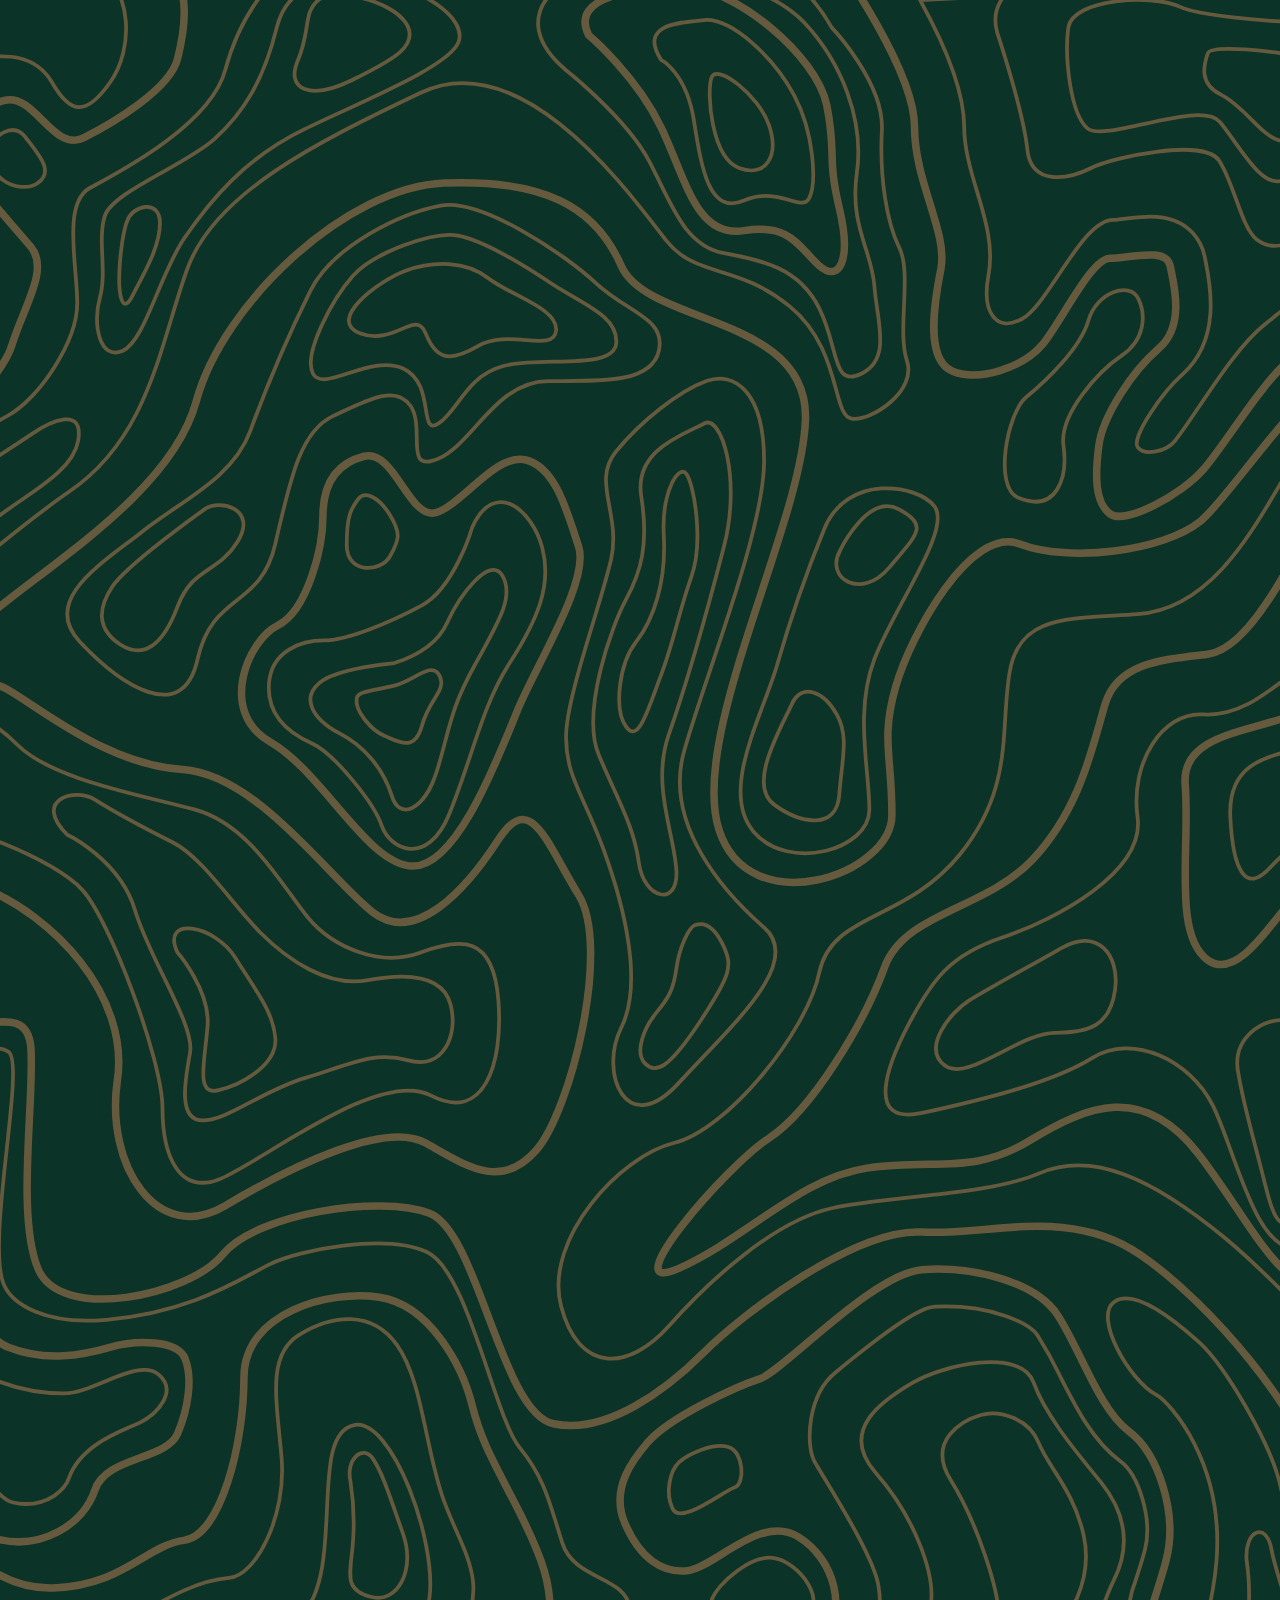
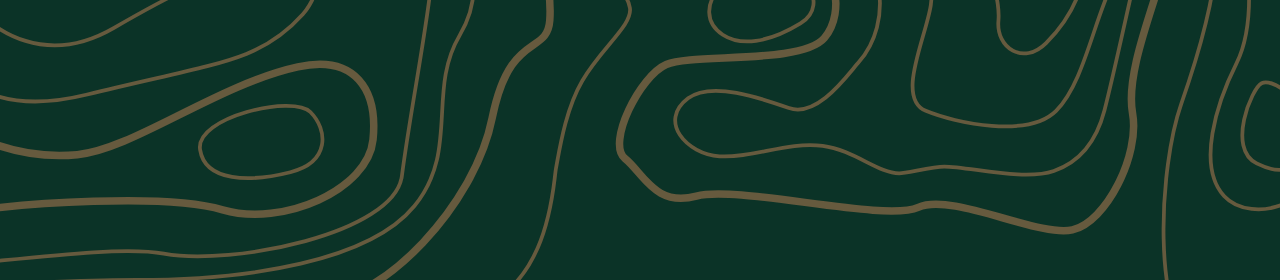
<file: henlex/index.html>
<!DOCTYPE html>
<html lang="ru">
<head>
  <meta charset="UTF-8">
  <meta name="keywords" content="оптовые продажи">
  <meta name="description" content="Оптовые продажи">
  <meta name="viewport" content="width=device-width, initial-scale=1.0">
  <title>HENLEX</title>
  <link rel="stylesheet" href="css/normalize.css">
  <link rel="stylesheet" href="css/style.css">
  <link rel="shortcut icon" href="img/favicon.png" type="image/png">
</head>
<body>
  
  <main>

    <header class="header">

      <div class="container">

        <div class="header-block show-on-scroll">

          <div class="header-logo">
            <img src="img/logo.svg " alt="Логотип HENLEX">
          </div>
          <!-- /.header-logo -->

          <div class="header-contacts">

            <div class="header-item">
              <h4 class="header-item__title">
                Почта:
              </h4>
              <a href="mailto:info@henlex.ru" class="header-item__subtitle link">
                info@henlex.ru
              </a>
            </div>
            <!-- /.header-item -->

            <div class="header-item">
              <h4 class="header-item__title">
                Телефон:
              </h4>
              <a href="tel:88432609549" class="header-item__subtitle link">
                8 (843) 260-95-49
              </a>
            </div>
            <!-- /.header-item -->

          </div>
          <!-- /.header-contacts -->

        </div>
        <!-- /.header-block -->

      </div>
      <!-- /.container -->

    </header>
    <!-- /.header -->
  
    <section class="hero">

      <div class="hero-logo show-on-scroll show-on-scroll__1">
        <img src="img/banner.svg" alt="Баннер с логотипом HENLEX">
      </div>
      <!-- /.hero-logo -->

      <div class="container">

        <div class="hero-block">

          <div class="hero-text">
            
            <h1 class="hero-text__title show-on-scroll show-on-scroll__2">Мы работаем над нашим новым сайтом</h1>
            <!-- /.hero-text__title -->

            <p class="hero-text__subtitle show-on-scroll show-on-scroll__3">Оставьте заявку для получения консультации наших специалистов</p>
            <!-- /.hero-text__subtitle -->

          </div>
          <!-- /.hero-text -->
          
          <a href="#footer" class="hero-arrow show-on-scroll show-on-scroll__4">
            <img src="img/arrow.svg" alt="Прокрутите вниз">
          </a>
          <!-- /.hero-arrow -->

        </div>
        <!-- /.hero-block -->
        
      </div>
      <!-- /.container -->

    </section>
    <!-- /.hero -->

    <footer class="footer" id="footer">

      <div class="container">

        <div class="footer-block">

          <div class="footer-map" id="footer-map">
            <script type="text/javascript" charset="utf-8" async src="https://api-maps.yandex.ru/services/constructor/1.0/js/?um=constructor%3A40034d79b039626cb4de7fde725a2a5e1d2ed7a3761905b50e5adc0225746913&amp;lang=ru_RU&amp;scroll=false"></script>
          </div>

          <div class="footer-map__mobile" id="footer-map">
            <script type="text/javascript" charset="utf-8" async src="https://api-maps.yandex.ru/services/constructor/1.0/js/?um=constructor%3A7e94b2e29798f06855fe2a59eb2f101d52a20e5562ca6e2ff55a117eb7865d5e&amp;lang=ru_RU&amp;scroll=false"></script>
          </div>

          <div class="footer-text show-on-scroll">

            <h3 class="footer-text__title show-on-scroll show-on-scroll__1">Контакты</h3>

            <div class="footer-item show-on-scroll show-on-scroll__2">
              <h4 class="footer-item__title">
                Почта:
              </h4>
              <a href="mailto:info@henlex.ru" class="footer-item__subtitle link">
                info@henlex.ru
              </a>
            </div>

            <div class="footer-item show-on-scroll show-on-scroll__3">
              <h4 class="footer-item__title">
                Телефон:
              </h4>
              <a href="tel:88432609549" class="footer-item__subtitle link">
                8 (843) 260-95-49
              </a>
            </div>

            <div class="footer-item show-on-scroll show-on-scroll__4">
              <h4 class="footer-item__title">
                Адрес:
              </h4>
              <p class="footer-item__subtitle">
                420111, р.&nbsp;Татарстан, г.&nbsp;Казань, Московская&nbsp;ул., д.&nbsp;13а
              </p>
            </div>

          </div>
          <!-- /.footer__text -->

        </div>
        <!-- /.footer-block -->

      </div>
      <!-- /.container -->

    </footer>
    <!-- /.footer -->

  </main>

  <a class="scrollTop" href="#">
    <svg 
    xmlns="http://www.w3.org/2000/svg"
    width="24"
    height="24"
    viewbox="0 0 24 24"
    fill="none"
    stroke="#fff"
    stroke-width="2"
    stroke-linecap="round"
    stroke-linejoin="round"
    >
    <polyline points="18 15 12 9 6 15"></polyline>
    </svg>
  </a>

  <script src="https://code.jquery.com/jquery-3.4.1.min.js"
    integrity="sha256-CSXorXvZcTkaix6Yvo6HppcZGetbYMGWSFlBw8HfCJo=" crossorigin="anonymous"></script>

  <script src="js/main.js"></script>

</body>
</html>
</file>
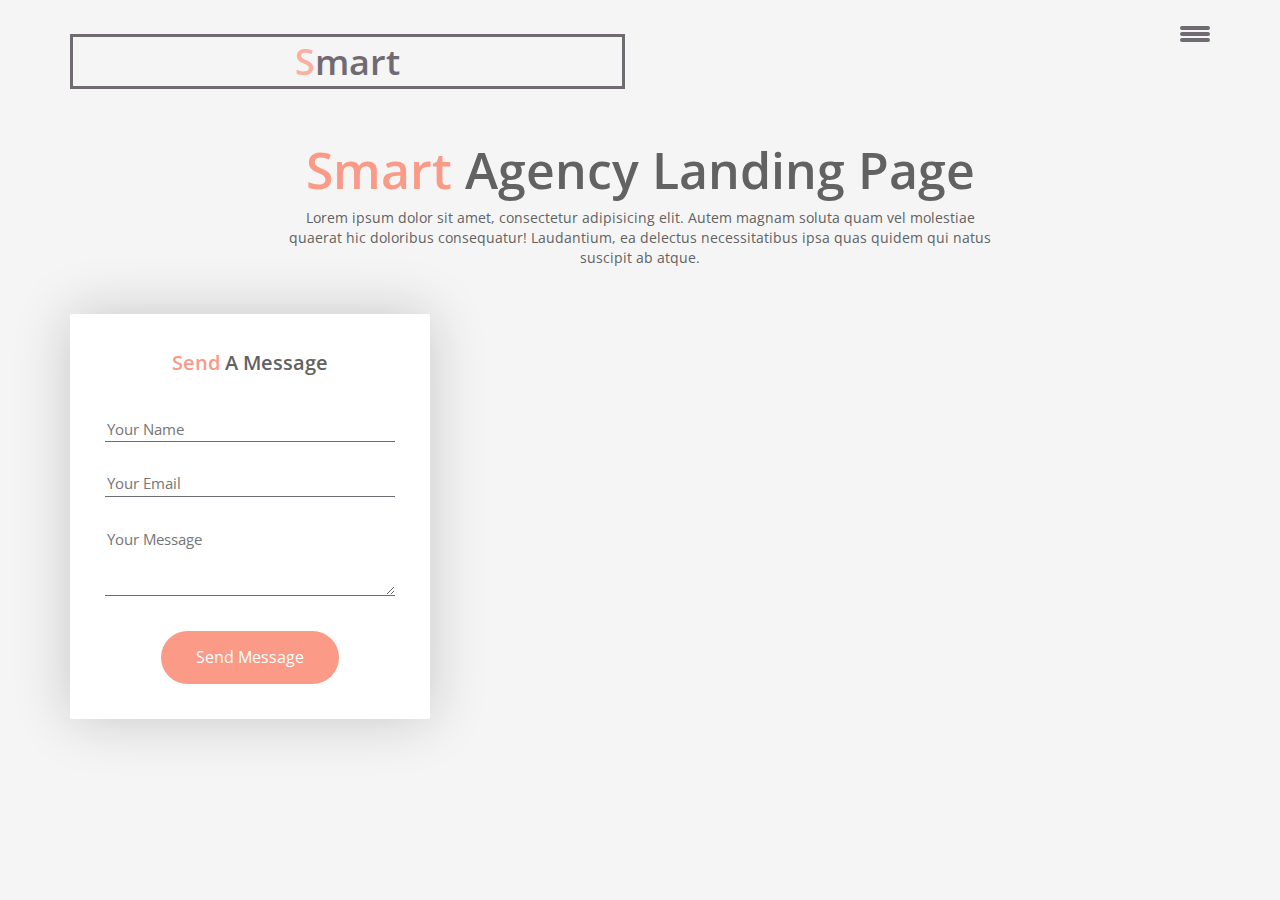
<file: lesson-12/index.html>
<!DOCTYPE html>
<html lang="en">
  <head>
    <meta charset="utf-8">
    <meta http-equiv="X-UA-Compatible" content="IE=edge">
    <meta name="viewport" content="width=device-width, initial-scale=1">
    <!-- The above 3 meta tags *must* come first in the head; any other head content must come *after* these tags -->
    <title>Урок №12</title>

    <!-- Bootstrap -->
    <link href="https://fonts.googleapis.com/css?family=Open+Sans:300,400,600,700&amp;subset=cyrillic" rel="stylesheet">
	<link href="css/bootstrap.min.css" rel="stylesheet">
	<link rel="stylesheet" href="css/bootstrap.min.css">
  <link rel="stylesheet" href="css/style.css">
    <!-- HTML5 shim and Respond.js for IE8 support of HTML5 elements and media queries -->
    <!-- WARNING: Respond.js doesn't work if you view the page via file:// -->
    <!--[if lt IE 9]>
      <script src="https://oss.maxcdn.com/html5shiv/3.7.3/html5shiv.min.js"></script>
      <script src="https://oss.maxcdn.com/respond/1.4.2/respond.min.js"></script>
    <![endif]-->
  </head>
  <body>
	<header id="main">
		<div class="container">
			<div class="row main-head">
				<div class="col-lg-6 main-logo">
					<div class="main-logo-border">
						<p><span class="color-logo">S</span>mart</p>
					</div>
				</div>
				<div class="col-lg-6 main-nav">
					<a class="main-nav-bar" href="#">
						<span class="line"></span>
					</a>
				</div>
			</div>
      <div class="row main-text">
        <div class="col-lg-8 col-lg-offset-2 text-center">
          <h1><span>Smart</span> Agency Landing Page</h1>
          <p>Lorem ipsum dolor sit amet, consectetur adipisicing elit. Autem magnam soluta quam vel molestiae quaerat hic doloribus consequatur! Laudantium, ea delectus necessitatibus ipsa quas quidem qui natus suscipit ab atque.</p>
        </div>
      </div>
      <div class="row">
        <div class="col-lg-4">
          <div class="main-form">
            <p class="main-form-header"><span>Send</span> A Message</p>
            <form action="#">
              <input type="text" placeholder="Your Name">
              <input type="email" required placeholder="Your Email">
              <textarea placeholder="Your Message" rows="3"></textarea>
              <button class="main-form-btn" type="submit">Send Message</button>
            </form>
          </div>
        </div>
      </div>
		</div>
	</header>

    <!-- jQuery (necessary for Bootstrap's JavaScript plugins) -->
    <script src="https://ajax.googleapis.com/ajax/libs/jquery/1.12.4/jquery.min.js"></script>
    <!-- Include all compiled plugins (below), or include individual files as needed -->
    <script src="js/bootstrap.min.js"></script>
  </body>
</html>
</file>
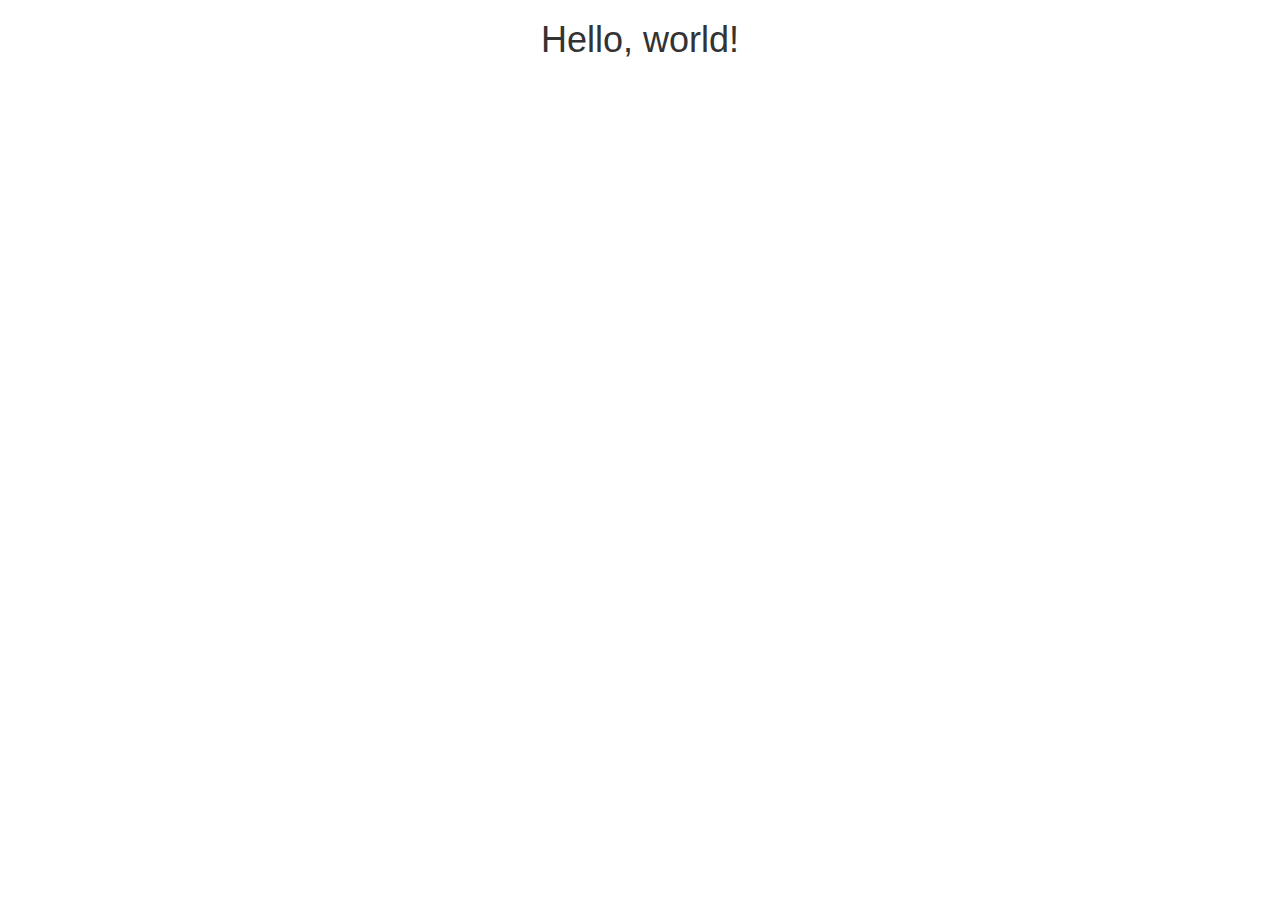
<file: lesson10/index.html>
<!DOCTYPE html>
<html lang="en">
  <head>
    <meta charset="utf-8">
    <meta http-equiv="X-UA-Compatible" content="IE=edge">
    <meta name="viewport" content="width=device-width, initial-scale=1">
    <!-- The above 3 meta tags *must* come first in the head; any other head content must come *after* these tags -->
    <title>Урок №8</title>

    <!-- Bootstrap -->
    <link href="css/bootstrap.min.css" rel="stylesheet">

    <!-- HTML5 shim and Respond.js for IE8 support of HTML5 elements and media queries -->
    <!-- WARNING: Respond.js doesn't work if you view the page via file:// -->
    <!--[if lt IE 9]>
      <script src="https://oss.maxcdn.com/html5shiv/3.7.3/html5shiv.min.js"></script>
      <script src="https://oss.maxcdn.com/respond/1.4.2/respond.min.js"></script>
    <![endif]-->
  </head>
  <body>
    <h1 class="text-center">Hello, world!</h1>

    <!-- jQuery (necessary for Bootstrap's JavaScript plugins) -->
    <script src="https://ajax.googleapis.com/ajax/libs/jquery/1.12.4/jquery.min.js"></script>
    <!-- Include all compiled plugins (below), or include individual files as needed -->
    <script src="js/bootstrap.min.js"></script>
  </body>
</html>
</file>
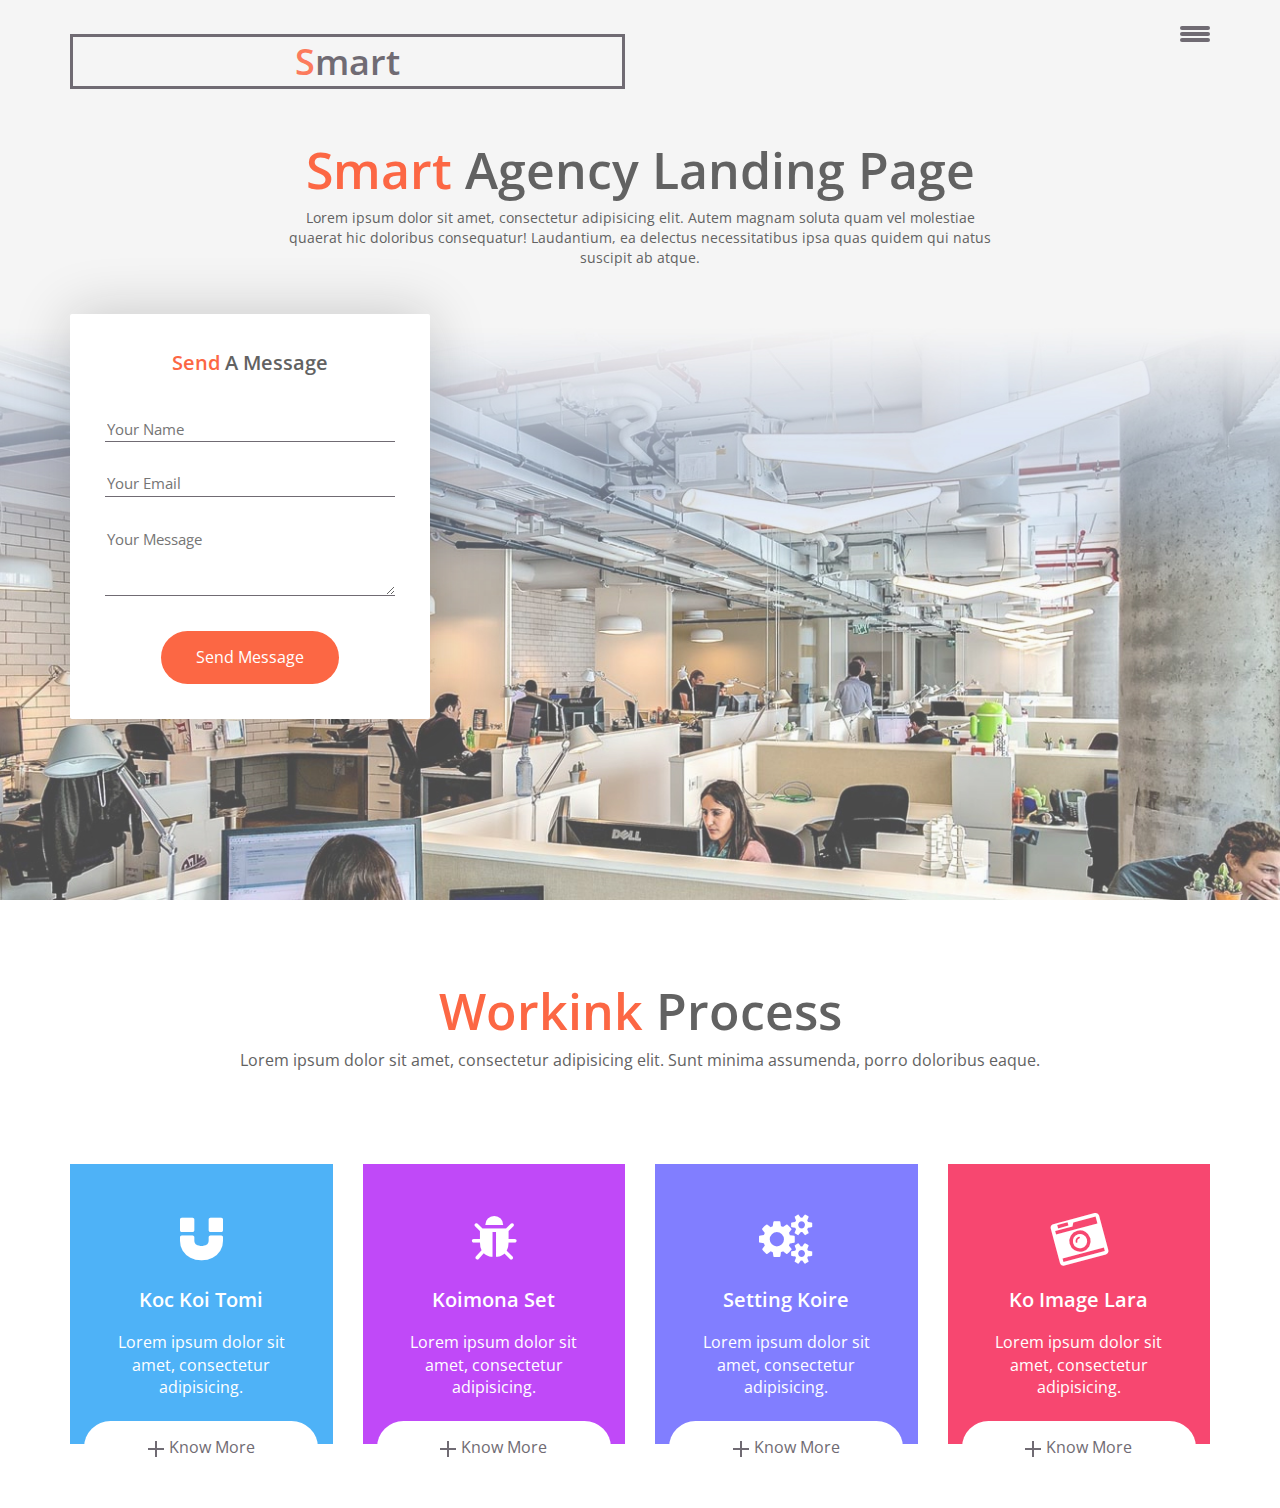
<file: lesson13/index.html>
<!DOCTYPE html>
<html lang="en">
  <head>
    <meta charset="utf-8">
    <meta http-equiv="X-UA-Compatible" content="IE=edge">
    <meta name="viewport" content="width=device-width, initial-scale=1">
    <!-- The above 3 meta tags *must* come first in the head; any other head content must come *after* these tags -->
    <title>Урок №13</title>

    <!-- Bootstrap -->
    <link href="https://fonts.googleapis.com/css?family=Open+Sans:300,400,600,700&amp;subset=cyrillic" rel="stylesheet">
	<link href="css/bootstrap.min.css" rel="stylesheet">
	<link rel="stylesheet" href="css/bootstrap.min.css">
  	<link rel="stylesheet" href="css/style.css">
  	<link rel="stylesheet" href="css/font-awesome.min.css">
    <!-- HTML5 shim and Respond.js for IE8 support of HTML5 elements and media queries -->
    <!-- WARNING: Respond.js doesn't work if you view the page via file:// -->
    <!--[if lt IE 9]>
      <script src="https://oss.maxcdn.com/html5shiv/3.7.3/html5shiv.min.js"></script>
      <script src="https://oss.maxcdn.com/respond/1.4.2/respond.min.js"></script>
    <![endif]-->
  </head>
  <body>
	<header id="main">
		<div class="container">
			<div class="row main-head">
				<div class="col-lg-6 main-logo">
					<div class="main-logo-border">
						<p><span class="color-logo">S</span>mart</p>
					</div>
				</div>
				<div class="col-lg-6 main-nav">
					<a class="main-nav-bar" href="#">
						<span class="line"></span>
					</a>
				</div>
			</div>
	      <div class="row main-text">
	        <div class="col-lg-8 col-lg-offset-2 text-center">
	          <h1><span>Smart</span> Agency Landing Page</h1>
	          <p>Lorem ipsum dolor sit amet, consectetur adipisicing elit. Autem magnam soluta quam vel molestiae quaerat hic doloribus consequatur! Laudantium, ea delectus necessitatibus ipsa quas quidem qui natus suscipit ab atque.</p>
	        </div>
	      </div>
	      <div class="row">
	        <div class="col-lg-4">
	          <div class="main-form">
	            <p class="main-form-header"><span>Send</span> A Message</p>
	            <form action="#">
	              <input type="text" placeholder="Your Name">
	              <input type="email" required placeholder="Your Email">
	              <textarea placeholder="Your Message" rows="3"></textarea>
	              <button class="main-form-btn" type="submit">Send Message</button>
	            </form>
	          </div>
	        </div>
	      </div>
		</div>
	</header>

	<section id="process">
		<div class="container">
			<div class="row">
				<div class="col-lg-12 section-header text-center">
					<h2><span>Workink</span> Process</h2>
					<p>Lorem ipsum dolor sit amet, consectetur adipisicing elit. Sunt minima assumenda, porro doloribus eaque.</p>
				</div>
			</div>
			<div class="row">
				<div class="col-lg-3">
					<div class="process-box box-tomi">
						<i class="fa fa-magnet"></i>
						<h4>
							Koc Koi Tomi
						</h4>
						<p>Lorem ipsum dolor sit amet, consectetur adipisicing.</p>
						<button class="process-btn"><span class="btn-plus"></span>Know More</button>
					</div>
				</div>
				<div class="col-lg-3">
					<div class="process-box box-koimona">
						<i class="fa fa-bug"></i>
						<h4>
							Koimona Set
						</h4>
						<p>Lorem ipsum dolor sit amet, consectetur adipisicing.</p>
						<button class="process-btn"><span class="btn-plus"></span>Know More</button>
					</div>
				</div>
				<div class="col-lg-3">
					<div class="process-box box-koire">
						<i class="fa fa-cogs"></i>
						<h4>
							Setting Koire
						</h4>
						<p>Lorem ipsum dolor sit amet, consectetur adipisicing.</p>
						<button class="process-btn"><span class="btn-plus"></span>Know More</button>
					</div>
				</div>
				<div class="col-lg-3">
					<div class="process-box box-lara">
						<i class="fa fa-camera-retro"></i>
						<h4>
							Ko Image Lara
						</h4>
						<p>Lorem ipsum dolor sit amet, consectetur adipisicing.</p>
						<button class="process-btn"><span class="btn-plus"></span>Know More</button>
					</div>
				</div>
			</div>
		</div>
	</section>

    <!-- jQuery (necessary for Bootstrap's JavaScript plugins) -->
    <script src="https://ajax.googleapis.com/ajax/libs/jquery/1.12.4/jquery.min.js"></script>
    <!-- Include all compiled plugins (below), or include individual files as needed -->
    <script src="js/bootstrap.min.js"></script>
    <script src="js/less.min.js"></script>
  </body>
</html>
</file>
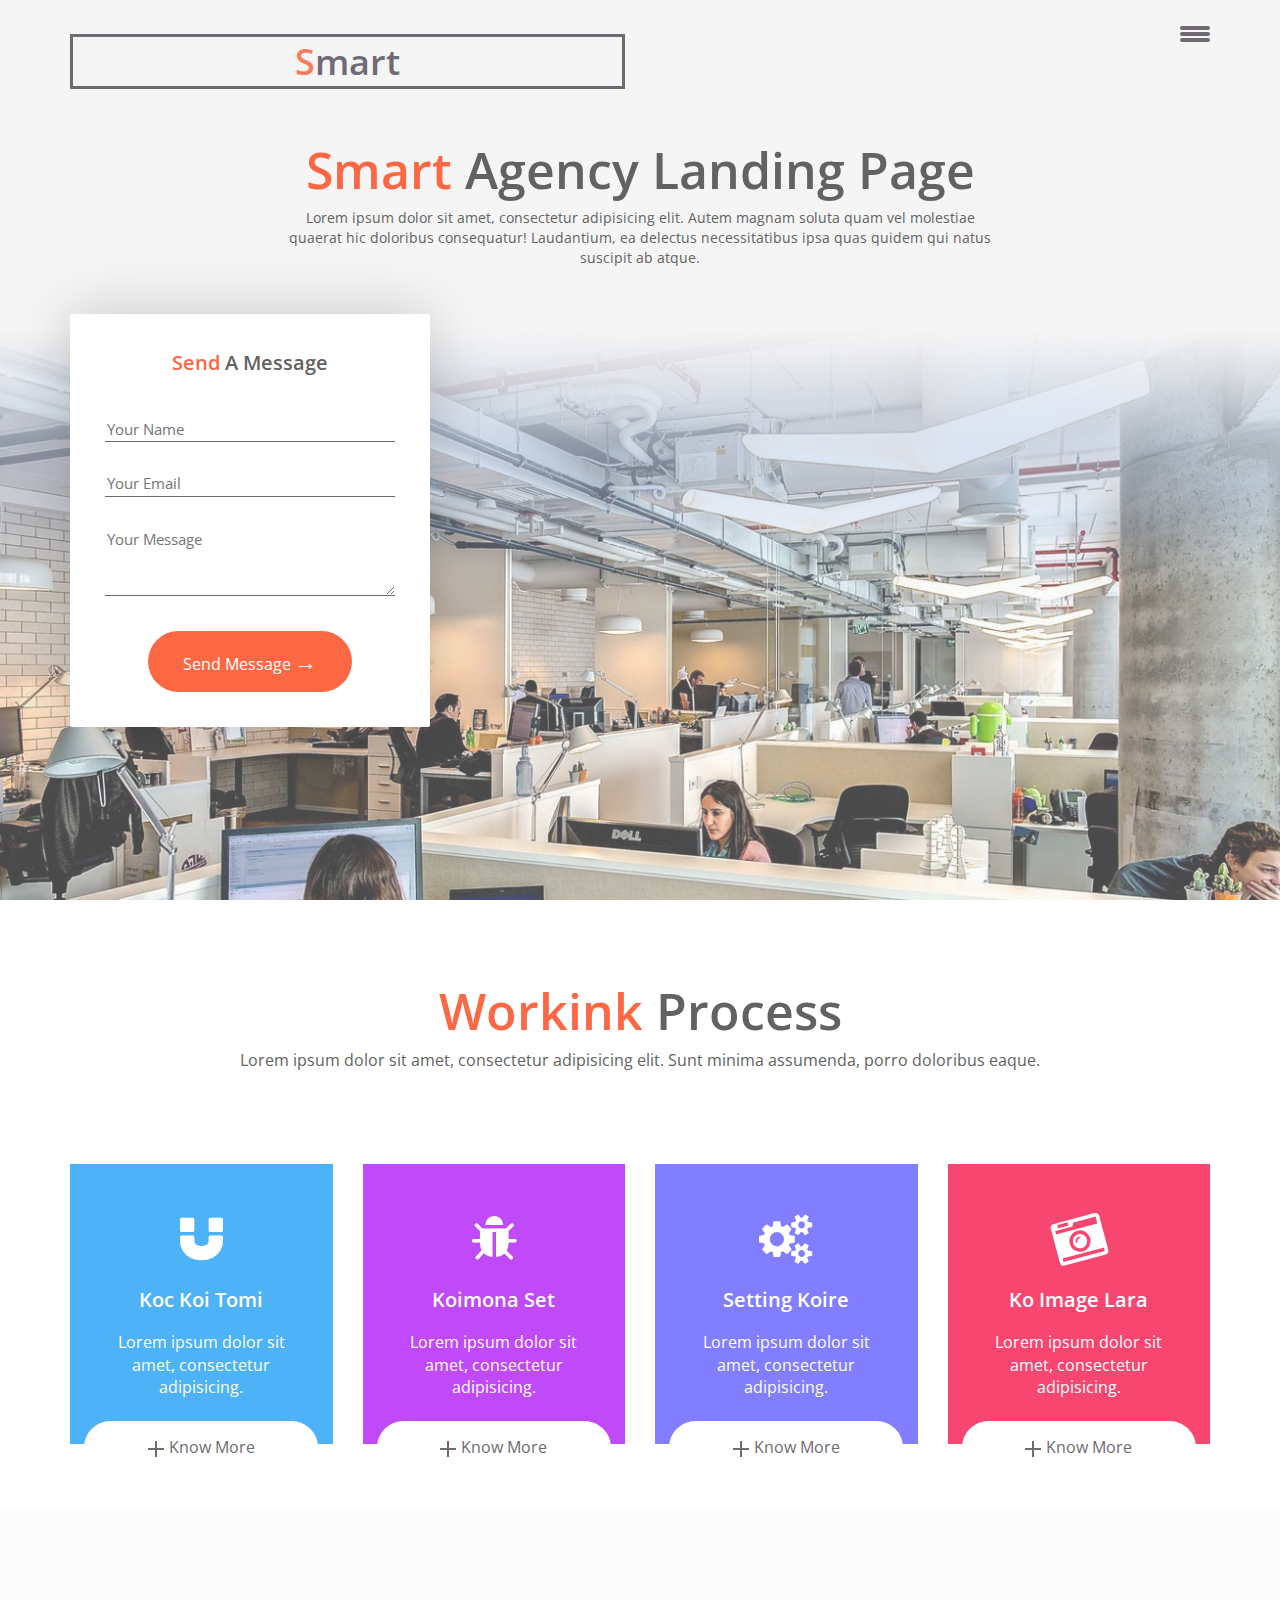
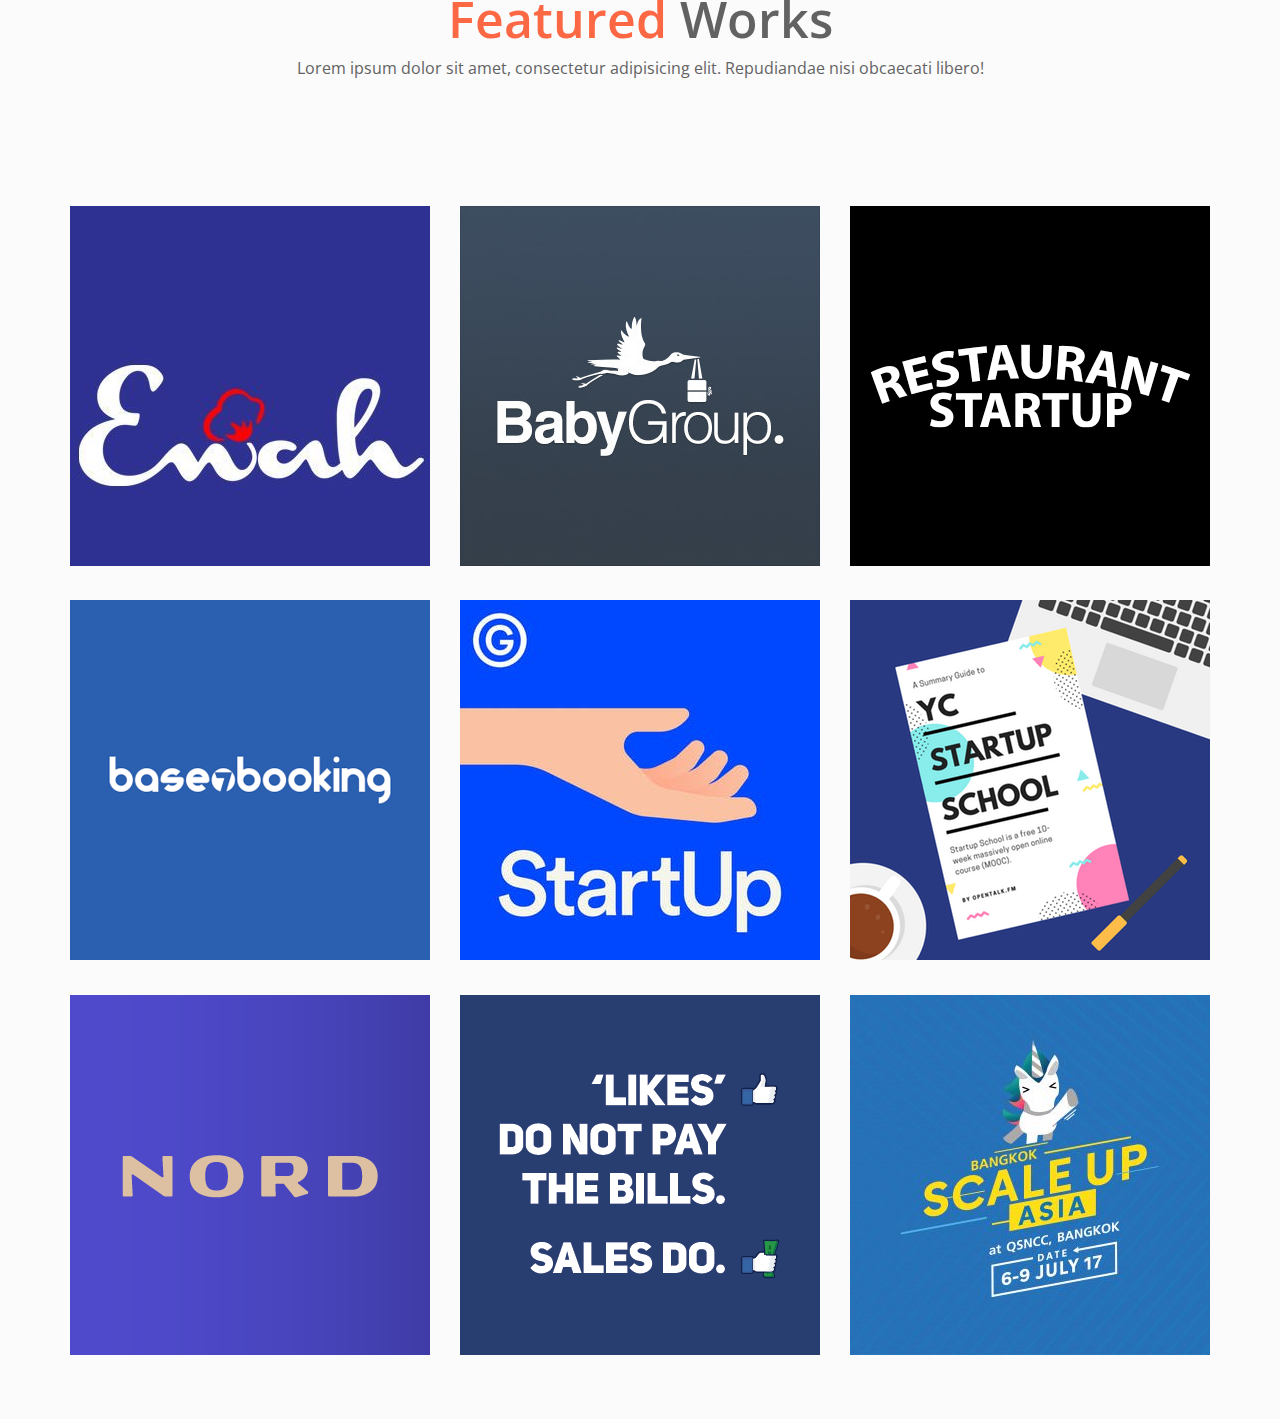
<file: lesson14/index.html>
<!DOCTYPE html>
<html lang="en">
  <head>
    <meta charset="utf-8">
    <meta http-equiv="X-UA-Compatible" content="IE=edge">
    <meta name="viewport" content="width=device-width, initial-scale=1">
    <!-- The above 3 meta tags *must* come first in the head; any other head content must come *after* these tags -->
    <title>Урок №14</title>

    <!-- Bootstrap -->
    <link href="https://fonts.googleapis.com/css?family=Open+Sans:300,400,600,700&amp;subset=cyrillic" rel="stylesheet">
	<link href="css/bootstrap.min.css" rel="stylesheet">
	<link rel="stylesheet" href="css/bootstrap.min.css">
  	<link rel="stylesheet" href="css/style.css">
  	<link rel="stylesheet" href="css/font-awesome.min.css">
    <!-- HTML5 shim and Respond.js for IE8 support of HTML5 elements and media queries -->
    <!-- WARNING: Respond.js doesn't work if you view the page via file:// -->
    <!--[if lt IE 9]>
      <script src="https://oss.maxcdn.com/html5shiv/3.7.3/html5shiv.min.js"></script>
      <script src="https://oss.maxcdn.com/respond/1.4.2/respond.min.js"></script>
    <![endif]-->
  </head>
  <body>

	<header id="main">
		<div class="container">
			<div class="row main-head">
				<div class="col-lg-6 main-logo">
					<div class="main-logo-border">
						<p><span class="color-logo">S</span>mart</p>
					</div>
				</div>
				<div class="col-lg-6 main-nav">
					<a class="main-nav-bar" href="#">
						<span class="line"></span>
					</a>
				</div>
			</div>
	      <div class="row main-text">
	        <div class="col-lg-8 col-lg-offset-2 text-center">
	          <h1><span>Smart</span> Agency Landing Page</h1>
	          <p>Lorem ipsum dolor sit amet, consectetur adipisicing elit. Autem magnam soluta quam vel molestiae quaerat hic doloribus consequatur! Laudantium, ea delectus necessitatibus ipsa quas quidem qui natus suscipit ab atque.</p>
	        </div>
	      </div>
	      <div class="row">
	        <div class="col-lg-4">
	          <div class="main-form">
	            <p class="main-form-header"><span>Send</span> A Message</p>
	            <form action="#">
	              <input type="text" placeholder="Your Name">
	              <input type="email" required placeholder="Your Email">
	              <textarea placeholder="Your Message" rows="3"></textarea>
	              <button class="main-form-btn" type="submit">Send Message <span class="sign">&rarr;</span></button>
	            </form>
	          </div>
	        </div>
	      </div>
		</div>
	</header>

	<section id="process">
		<div class="container">
			<div class="row">
				<div class="col-lg-12 section-header text-center">
					<h2><span>Workink</span> Process</h2>
					<p>Lorem ipsum dolor sit amet, consectetur adipisicing elit. Sunt minima assumenda, porro doloribus eaque.</p>
				</div>
			</div>
			<div class="row">
				<div class="col-lg-3">
					<div class="process-box box-tomi">
						<i class="fa fa-magnet"></i>
						<h4>
							Koc Koi Tomi
						</h4>
						<p>Lorem ipsum dolor sit amet, consectetur adipisicing.</p>
						<button class="process-btn"><span class="btn-plus"></span>Know More</button>
					</div>
				</div>
				<div class="col-lg-3">
					<div class="process-box box-koimona">
						<i class="fa fa-bug"></i>
						<h4>
							Koimona Set
						</h4>
						<p>Lorem ipsum dolor sit amet, consectetur adipisicing.</p>
						<button class="process-btn"><span class="btn-plus"></span>Know More</button>
					</div>
				</div>
				<div class="col-lg-3">
					<div class="process-box box-koire">
						<i class="fa fa-cogs"></i>
						<h4>
							Setting Koire
						</h4>
						<p>Lorem ipsum dolor sit amet, consectetur adipisicing.</p>
						<button class="process-btn"><span class="btn-plus"></span>Know More</button>
					</div>
				</div>
				<div class="col-lg-3">
					<div class="process-box box-lara">
						<i class="fa fa-camera-retro"></i>
						<h4>
							Ko Image Lara
						</h4>
						<p>Lorem ipsum dolor sit amet, consectetur adipisicing.</p>
						<button class="process-btn"><span class="btn-plus"></span>Know More</button>
					</div>
				</div>
			</div>
		</div>
	</section>

	<section id="works">
		<div class="container">
			<div class="row">
				<div class="col-lg-12 section-header text-center">
					<h2><span>Featured</span> Works</h2>
					<p>Lorem ipsum dolor sit amet, consectetur adipisicing elit. Repudiandae nisi obcaecati libero!</p>
				</div>
			</div>
			<div class="row works-row">
				<div class="col-lg-4">
					<div class="works-box">
						<img src="img/works/1.png" alt="Описание картинки">
						<div class="signature">
							<div class="sign">
								<p>Work #1</p>
							<button>Visit Gallery</button>
							</div>							
						</div>
					</div>
				</div>
				<div class="col-lg-4">
					<div class="works-box">
						<img src="img/works/2.jpg" alt="Описание картинки">
						<div class="signature">
							<div class="sign">
								<p>Work #2</p>
							<button>Visit Gallery</button>
							</div>							
						</div>
					</div>
				</div>
				<div class="col-lg-4">
					<div class="works-box">
						<img src="img/works/3.png" alt="Описание картинки">
						<div class="signature">
							<div class="sign">
								<p>Work #3</p>
							<button>Visit Gallery</button>
							</div>							
						</div>
					</div>
				</div>
			</div><!-- /row -->
			<div class="row works-row">
				<div class="col-lg-4">
					<div class="works-box">
						<img src="img/works/4.png" alt="Описание картинки">
						<div class="signature">
							<div class="sign">
								<p>Work #4</p>
							<button>Visit Gallery</button>
							</div>							
						</div>
					</div>
				</div>
				<div class="col-lg-4">
					<div class="works-box">
						<img src="img/works/5.jpg" alt="Описание картинки">
						<div class="signature">
							<div class="sign">
								<p>Work #5</p>
							<button>Visit Gallery</button>
							</div>							
						</div>
					</div>
				</div>
				<div class="col-lg-4">
					<div class="works-box">
						<img src="img/works/6.png" alt="Описание картинки">
						<div class="signature">
							<div class="sign">
								<p>Work #6</p>
							<button>Visit Gallery</button>
							</div>							
						</div>
					</div>
				</div>
			</div><!-- /row -->
			<div class="row works-row">
				<div class="col-lg-4">
					<div class="works-box">
						<img src="img/works/7.png" alt="Описание картинки">
						<div class="signature">
							<div class="sign">
								<p>Work #7</p>
							<button>Visit Gallery</button>
							</div>							
						</div>
					</div>
				</div>
				<div class="col-lg-4">
					<div class="works-box">
						<img src="img/works/8.png" alt="Описание картинки">
						<div class="signature">
							<div class="sign">
								<p>Work #8</p>
							<button>Visit Gallery</button>
							</div>							
						</div>
					</div>
				</div>
				<div class="col-lg-4">
					<div class="works-box">
						<img src="img/works/9.jpg" alt="Описание картинки">
						<div class="signature">
							<div class="sign">
								<p>Work #9</p>
							<button>Visit Gallery</button>
							</div>							
						</div>
					</div>
				</div>
			</div><!-- /row -->
		</div>
	</section>

    <!-- jQuery (necessary for Bootstrap's JavaScript plugins) -->
    <script src="https://ajax.googleapis.com/ajax/libs/jquery/1.12.4/jquery.min.js"></script>
    <!-- Include all compiled plugins (below), or include individual files as needed -->
    <script src="js/bootstrap.min.js"></script>
    <script src="js/less.min.js"></script>
  </body>
</html>
</file>
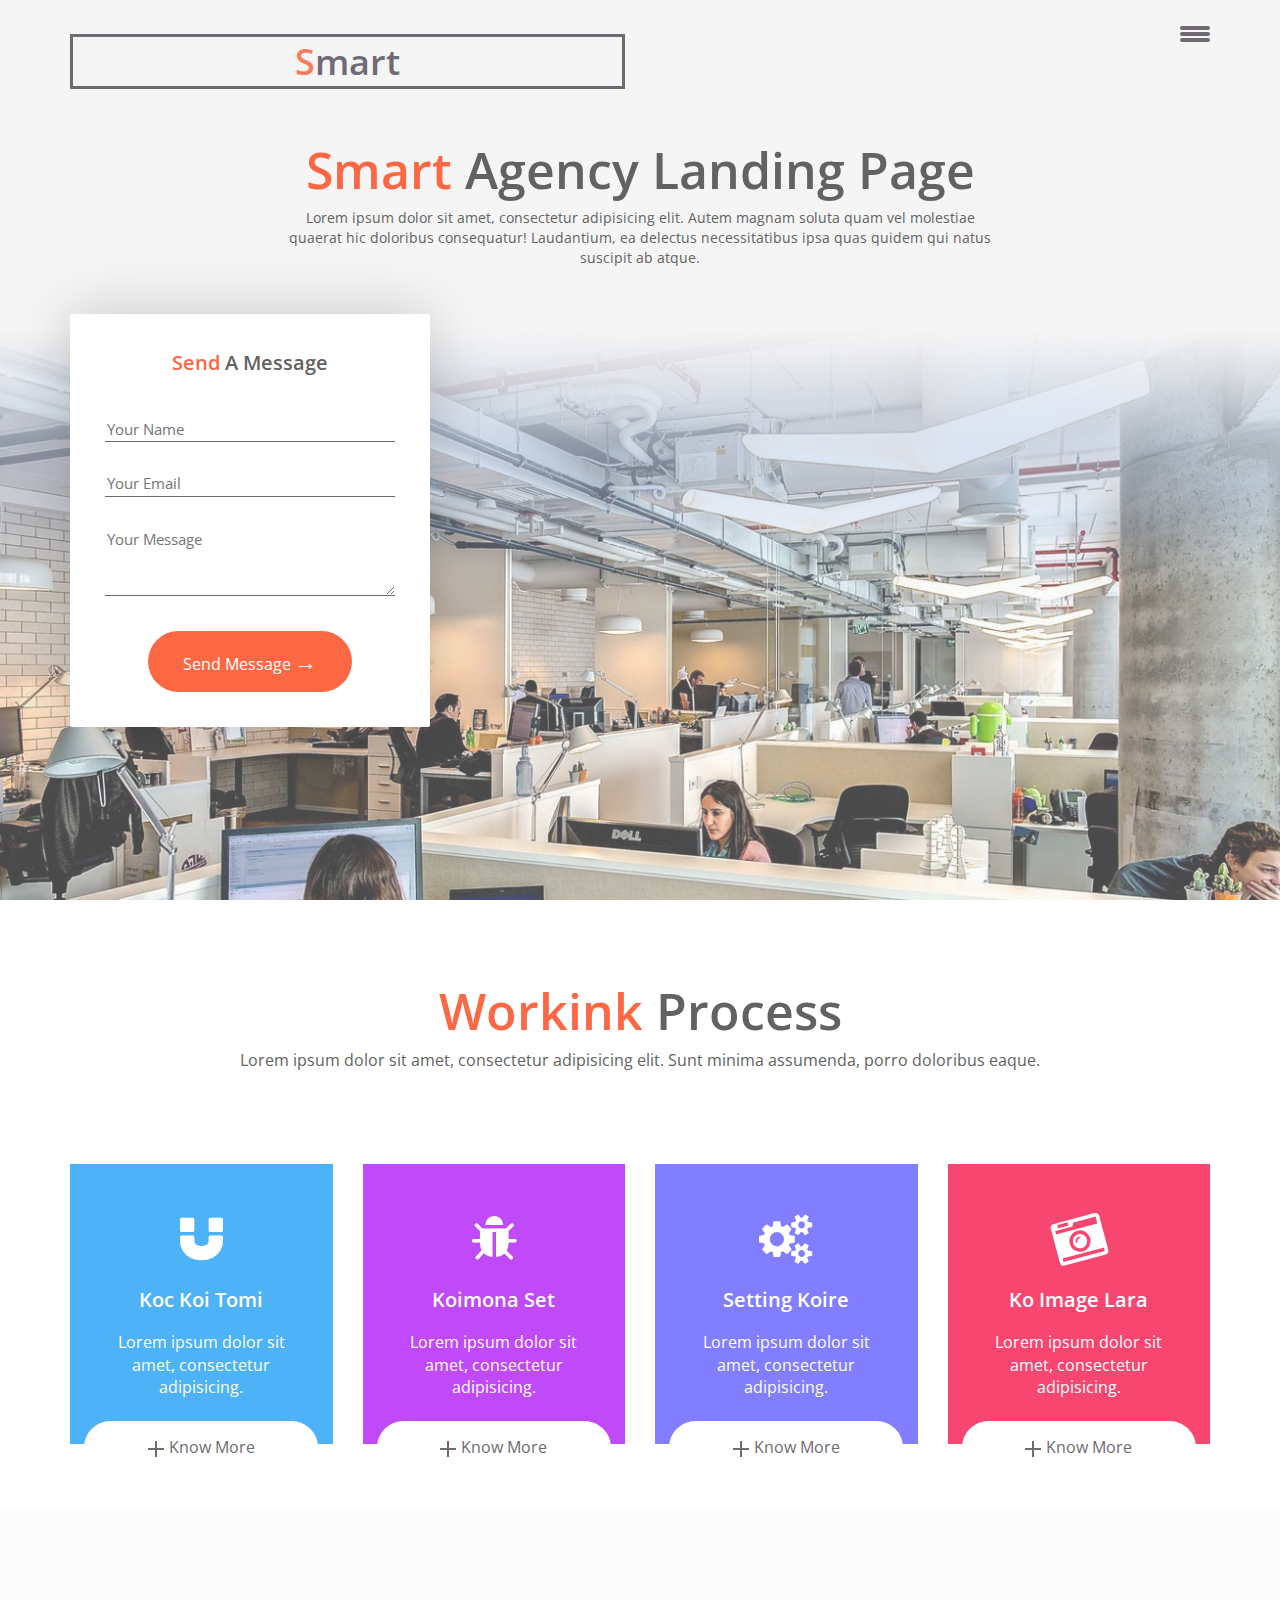
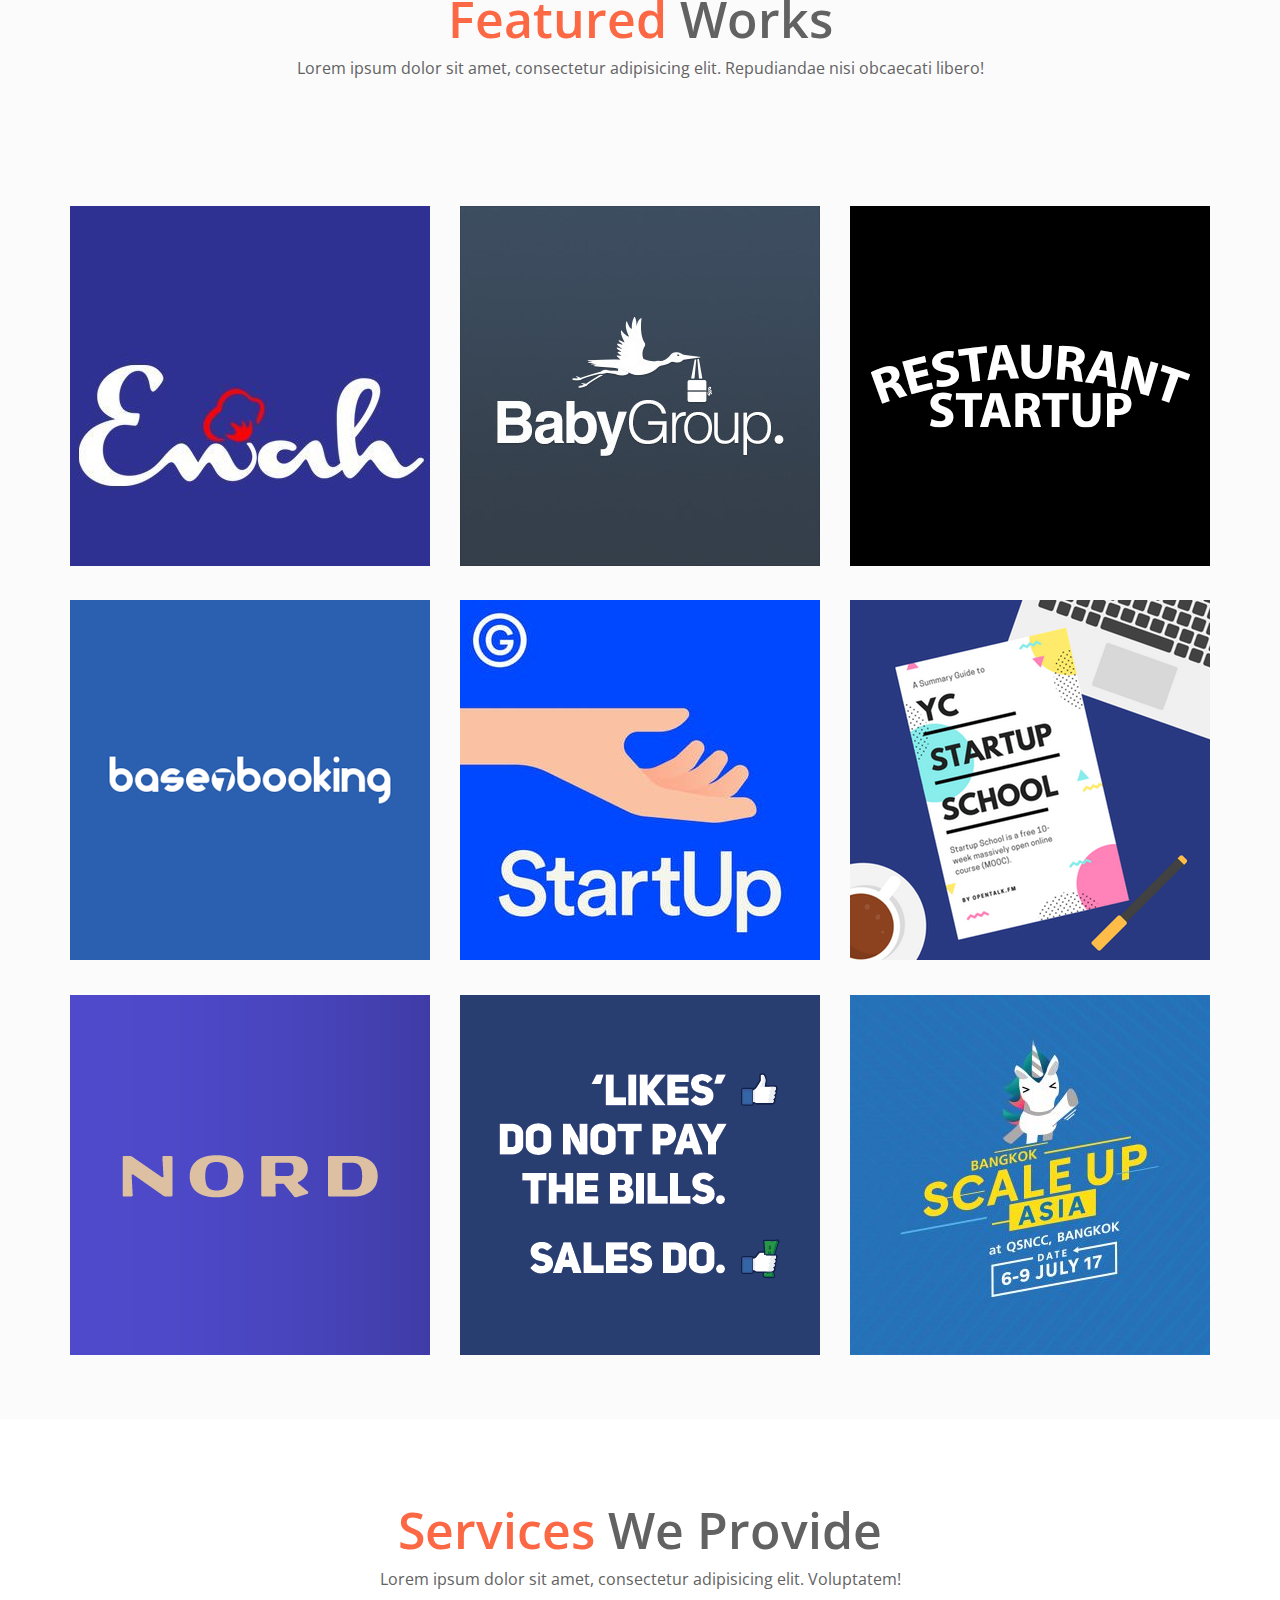
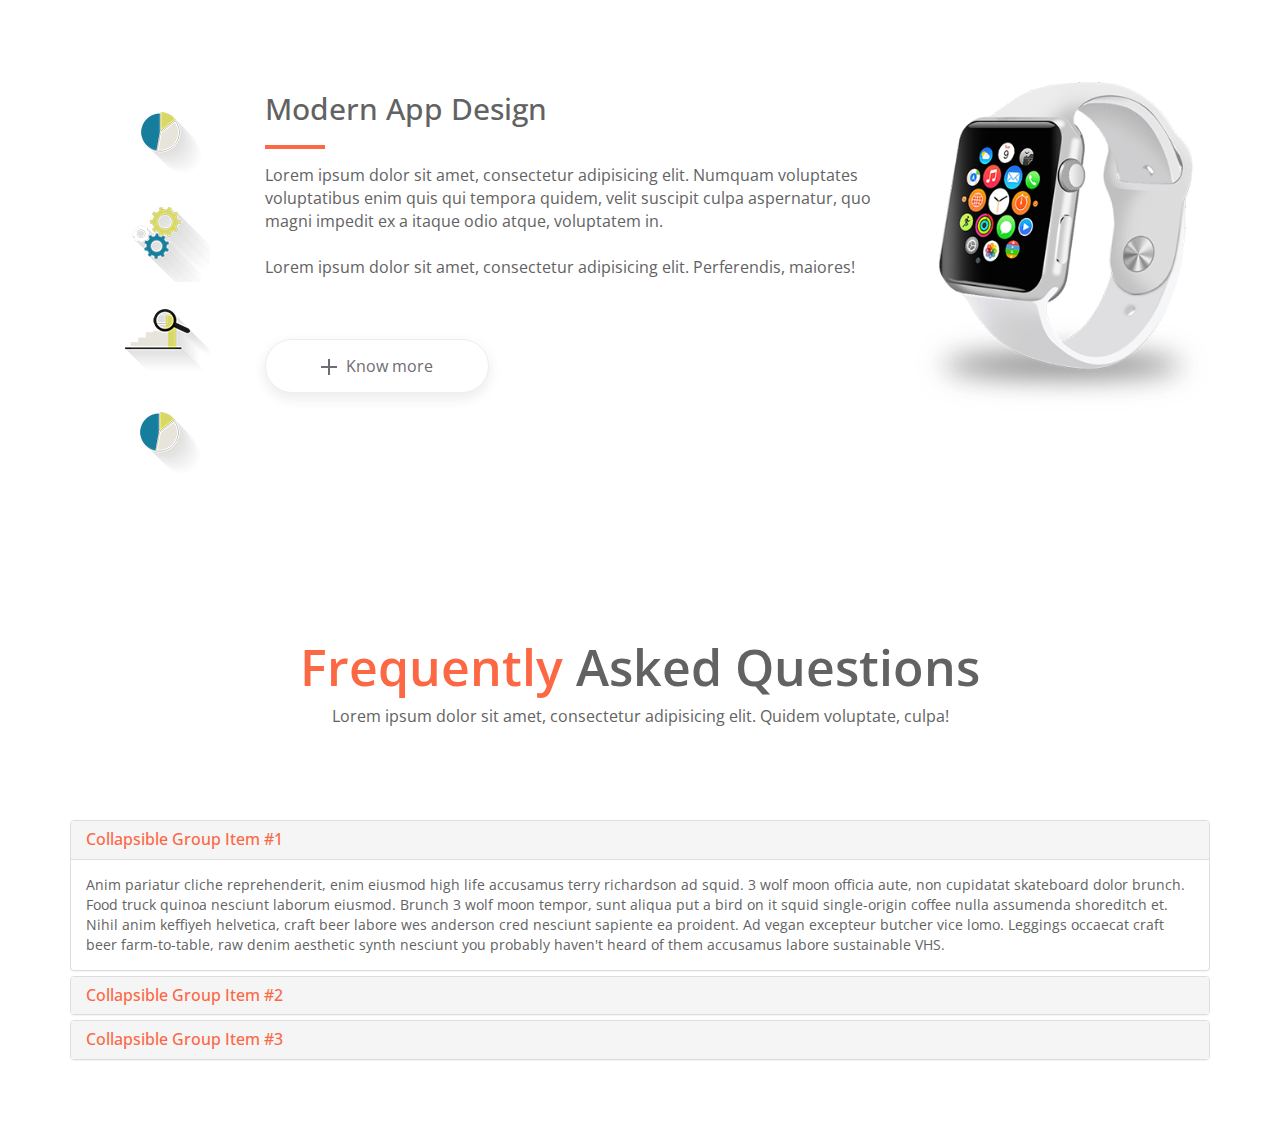
<file: lesson15/index.html>
<!DOCTYPE html>
<html lang="en">
  <head>
    <meta charset="utf-8">
    <meta http-equiv="X-UA-Compatible" content="IE=edge">
    <meta name="viewport" content="width=device-width, initial-scale=1">
    <!-- The above 3 meta tags *must* come first in the head; any other head content must come *after* these tags -->
    <title>Урок №15</title>

    <!-- Bootstrap -->
    <link href="https://fonts.googleapis.com/css?family=Open+Sans:300,400,600,700&amp;subset=cyrillic" rel="stylesheet">
	<link href="css/bootstrap.min.css" rel="stylesheet">
	<link rel="stylesheet" href="css/bootstrap.min.css">
  	<link rel="stylesheet" href="css/style.css">
  	<link rel="stylesheet" href="css/font-awesome.min.css">
    <!-- HTML5 shim and Respond.js for IE8 support of HTML5 elements and media queries -->
    <!-- WARNING: Respond.js doesn't work if you view the page via file:// -->
    <!--[if lt IE 9]>
      <script src="https://oss.maxcdn.com/html5shiv/3.7.3/html5shiv.min.js"></script>
      <script src="https://oss.maxcdn.com/respond/1.4.2/respond.min.js"></script>
    <![endif]-->
  </head>
  <body>

	<header id="main">
		<div class="container">
			<div class="row main-head">
				<div class="col-lg-6 main-logo">
					<div class="main-logo-border">
						<p><span class="color-logo">S</span>mart</p>
					</div>
				</div>
				<div class="col-lg-6 main-nav">
					<a class="main-nav-bar" href="#">
						<span class="line"></span>
					</a>
				</div>
			</div>
	      <div class="row main-text">
	        <div class="col-lg-8 col-lg-offset-2 text-center">
	          <h1><span>Smart</span> Agency Landing Page</h1>
	          <p>Lorem ipsum dolor sit amet, consectetur adipisicing elit. Autem magnam soluta quam vel molestiae quaerat hic doloribus consequatur! Laudantium, ea delectus necessitatibus ipsa quas quidem qui natus suscipit ab atque.</p>
	        </div>
	      </div>
	      <div class="row">
	        <div class="col-lg-4">
	          <div class="main-form">
	            <p class="main-form-header"><span>Send</span> A Message</p>
	            <form action="#">
	              <input type="text" placeholder="Your Name">
	              <input type="email" required placeholder="Your Email">
	              <textarea placeholder="Your Message" rows="3"></textarea>
	              <button class="main-form-btn" type="submit">Send Message <span class="sign">&rarr;</span></button>
	            </form>
	          </div>
	        </div>
	      </div>
		</div>
	</header>

	<section id="process">
		<div class="container">
			<div class="row">
				<div class="col-lg-12 section-header text-center">
					<h2><span>Workink</span> Process</h2>
					<p>Lorem ipsum dolor sit amet, consectetur adipisicing elit. Sunt minima assumenda, porro doloribus eaque.</p>
				</div>
			</div>
			<div class="row">
				<div class="col-lg-3">
					<div class="process-box box-tomi">
						<i class="fa fa-magnet"></i>
						<h4>
							Koc Koi Tomi
						</h4>
						<p>Lorem ipsum dolor sit amet, consectetur adipisicing.</p>
						<button class="process-btn"><span class="btn-plus"></span>Know More</button>
					</div>
				</div>
				<div class="col-lg-3">
					<div class="process-box box-koimona">
						<i class="fa fa-bug"></i>
						<h4>
							Koimona Set
						</h4>
						<p>Lorem ipsum dolor sit amet, consectetur adipisicing.</p>
						<button class="process-btn"><span class="btn-plus"></span>Know More</button>
					</div>
				</div>
				<div class="col-lg-3">
					<div class="process-box box-koire">
						<i class="fa fa-cogs"></i>
						<h4>
							Setting Koire
						</h4>
						<p>Lorem ipsum dolor sit amet, consectetur adipisicing.</p>
						<button class="process-btn"><span class="btn-plus"></span>Know More</button>
					</div>
				</div>
				<div class="col-lg-3">
					<div class="process-box box-lara">
						<i class="fa fa-camera-retro"></i>
						<h4>
							Ko Image Lara
						</h4>
						<p>Lorem ipsum dolor sit amet, consectetur adipisicing.</p>
						<button class="process-btn"><span class="btn-plus"></span>Know More</button>
					</div>
				</div>
			</div>
		</div>
	</section>

	<section id="works">
		<div class="container">
			<div class="row">
				<div class="col-lg-12 section-header text-center">
					<h2><span>Featured</span> Works</h2>
					<p>Lorem ipsum dolor sit amet, consectetur adipisicing elit. Repudiandae nisi obcaecati libero!</p>
				</div>
			</div>
			<div class="row works-row">
				<div class="col-lg-4">
					<div class="works-box">
						<img src="img/works/1.png" alt="Описание картинки">
						<div class="signature">
							<div class="sign">
								<p>Work #1</p>
							<button>Visit Gallery</button>
							</div>							
						</div>
					</div>
				</div>
				<div class="col-lg-4">
					<div class="works-box">
						<img src="img/works/2.jpg" alt="Описание картинки">
						<div class="signature">
							<div class="sign">
								<p>Work #2</p>
							<button>Visit Gallery</button>
							</div>							
						</div>
					</div>
				</div>
				<div class="col-lg-4">
					<div class="works-box">
						<img src="img/works/3.png" alt="Описание картинки">
						<div class="signature">
							<div class="sign">
								<p>Work #3</p>
							<button>Visit Gallery</button>
							</div>							
						</div>
					</div>
				</div>
			</div><!-- /row -->
			<div class="row works-row">
				<div class="col-lg-4">
					<div class="works-box">
						<img src="img/works/4.png" alt="Описание картинки">
						<div class="signature">
							<div class="sign">
								<p>Work #4</p>
							<button>Visit Gallery</button>
							</div>							
						</div>
					</div>
				</div>
				<div class="col-lg-4">
					<div class="works-box">
						<img src="img/works/5.jpg" alt="Описание картинки">
						<div class="signature">
							<div class="sign">
								<p>Work #5</p>
							<button>Visit Gallery</button>
							</div>							
						</div>
					</div>
				</div>
				<div class="col-lg-4">
					<div class="works-box">
						<img src="img/works/6.png" alt="Описание картинки">
						<div class="signature">
							<div class="sign">
								<p>Work #6</p>
							<button>Visit Gallery</button>
							</div>							
						</div>
					</div>
				</div>
			</div><!-- /row -->
			<div class="row works-row">
				<div class="col-lg-4">
					<div class="works-box">
						<img src="img/works/7.png" alt="Описание картинки">
						<div class="signature">
							<div class="sign">
								<p>Work #7</p>
							<button>Visit Gallery</button>
							</div>							
						</div>
					</div>
				</div>
				<div class="col-lg-4">
					<div class="works-box">
						<img src="img/works/8.png" alt="Описание картинки">
						<div class="signature">
							<div class="sign">
								<p>Work #8</p>
							<button>Visit Gallery</button>
							</div>							
						</div>
					</div>
				</div>
				<div class="col-lg-4">
					<div class="works-box">
						<img src="img/works/9.jpg" alt="Описание картинки">
						<div class="signature">
							<div class="sign">
								<p>Work #9</p>
							<button>Visit Gallery</button>
							</div>							
						</div>
					</div>
				</div>
			</div><!-- /row -->
		</div>
	</section>

	<section id="services">
		<div class="container">
			<div class="row">
				<div class="col-lg-12 section-header text-center">
					<h2><span>Services</span> We Provide</h2>
					<p>Lorem ipsum dolor sit amet, consectetur adipisicing elit. Voluptatem!</p>
				</div>
			</div>
			<div class="row">
				<div class="col-lg-2">
					<ul role="tablist" class="services-list">
						<li role="presentation" class="seervices-list-item"><a href="#app" aria-controls="app" role="tab" data-toggle="tab"><img src="img/services/1.png" alt="1"></a></li>
						<li role="presentation" class="seervices-list-item"><a href="#global" aria-controls="global" role="tab" data-toggle="tab"><img src="img/services/2.png" alt="2"></a></li>
						<li role="presentation" class="seervices-list-item"><a href="#web" aria-controls="web" role="tab" data-toggle="tab"><img src="img/services/3.png" alt="3"></a></li>
						<li role="presentation" class="seervices-list-item"><a href="#play" aria-controls="play" role="tab" data-toggle="tab"><img src="img/services/4.png" alt="4"></a></li>
					</ul>
				</div>
				<div class="col-lg-10">
					<div class="services-info tab-content">
						<div id="app" role="tabpanel" class="row tab-pane fade in active">
							<div class="col-lg-8">
								<h4>
									Modern App Design
								</h4>
								<span class="services-line"></span>
								<p>Lorem ipsum dolor sit amet, consectetur adipisicing elit. Numquam voluptates voluptatibus enim quis qui tempora quidem, velit suscipit culpa aspernatur, quo magni impedit ex a itaque odio atque, voluptatem in.<br><br>Lorem ipsum dolor sit amet, consectetur adipisicing elit. Perferendis, maiores!</p>
								<button class="services-btn"><span class="btn-plus"></span> Know more</button>
							</div>
							<div class="col-lg-4">
								<img class="img-responsive" src="img/services/info-1.png" alt="Часы">
							</div>
						</div><!-- /row -->
						<div id="global" role="tabpanel" class="row tab-pane fade">
							<div class="col-lg-8">
								<h4>
									Modern Global Design
								</h4>
								<span class="services-line"></span>
								<p>Lorem ipsum dolor sit amet, consectetur adipisicing elit. Numquam voluptates voluptatibus enim quis qui tempora quidem, velit suscipit culpa aspernatur, quo magni impedit ex a itaque odio atque, voluptatem in.<br><br>Lorem ipsum dolor sit amet, consectetur adipisicing elit. Perferendis, maiores!</p>
								<button class="services-btn"><span class="btn-plus"></span> Know more</button>
							</div>
							<div class="col-lg-4">
								<img class="img-responsive" src="img/services/info-2.png" alt="Часы">
							</div>
						</div><!-- /row -->
						<div id="web" role="tabpanel" class="row tab-pane fade">
							<div class="col-lg-8">
								<h4>
									Modern Web Design
								</h4>
								<span class="services-line"></span>
								<p>Lorem ipsum dolor sit amet, consectetur adipisicing elit. Numquam voluptates voluptatibus enim quis qui tempora quidem, velit suscipit culpa aspernatur, quo magni impedit ex a itaque odio atque, voluptatem in.<br><br>Lorem ipsum dolor sit amet, consectetur adipisicing elit. Perferendis, maiores!</p>
								<button class="services-btn"><span class="btn-plus"></span> Know more</button>
							</div>
							<div class="col-lg-4">
								<img class="img-responsive" src="img/services/info-3.png" alt="Часы">
							</div>
						</div><!-- /row -->
						<div id="play" role="tabpanel" class="row tab-pane fade">
							<div class="col-lg-8">
								<h4>
									Modern Play Design
								</h4>
								<span class="services-line"></span>
								<p>Lorem ipsum dolor sit amet, consectetur adipisicing elit. Numquam voluptates voluptatibus enim quis qui tempora quidem, velit suscipit culpa aspernatur, quo magni impedit ex a itaque odio atque, voluptatem in.<br><br>Lorem ipsum dolor sit amet, consectetur adipisicing elit. Perferendis, maiores!</p>
								<button class="services-btn"><span class="btn-plus"></span> Know more</button>
							</div>
							<div class="col-lg-4">
								<img class="img-responsive" src="img/services/info-4.png" alt="Часы">
							</div>
						</div><!-- /row -->
					</div>
				</div>
			</div>
		</div>
	</section>

	<section id="FAQ">
		<div class="container">
			<div class="row">
				<div class="col-lg-12 section-header text-center">
					<h2><span>Frequently</span> Asked Questions</h2>
					<p>Lorem ipsum dolor sit amet, consectetur adipisicing elit. Quidem voluptate, culpa!</p>
				</div>
			</div><!-- /row -->
			<div class="row">
				<div class="col-lg-12">
					<div class="panel-group" id="accordion" role="tablist" aria-multiselectable="true">
					  <div class="panel panel-default">
					    <div class="panel-heading" role="tab" id="headingOne">
					      <h4 class="panel-title">
					        <a role="button" data-toggle="collapse" data-parent="#accordion" href="#collapseOne" aria-expanded="true" aria-controls="collapseOne">
					          Collapsible Group Item #1
					        </a>
					      </h4>
					    </div>
					    <div id="collapseOne" class="panel-collapse collapse in" role="tabpanel" aria-labelledby="headingOne">
					      <div class="panel-body">
					        Anim pariatur cliche reprehenderit, enim eiusmod high life accusamus terry richardson ad squid. 3 wolf moon officia aute, non cupidatat skateboard dolor brunch. Food truck quinoa nesciunt laborum eiusmod. Brunch 3 wolf moon tempor, sunt aliqua put a bird on it squid single-origin coffee nulla assumenda shoreditch et. Nihil anim keffiyeh helvetica, craft beer labore wes anderson cred nesciunt sapiente ea proident. Ad vegan excepteur butcher vice lomo. Leggings occaecat craft beer farm-to-table, raw denim aesthetic synth nesciunt you probably haven't heard of them accusamus labore sustainable VHS.
					      </div>
					    </div>
					  </div>
					  <div class="panel panel-default">
					    <div class="panel-heading" role="tab" id="headingTwo">
					      <h4 class="panel-title">
					        <a class="collapsed" role="button" data-toggle="collapse" data-parent="#accordion" href="#collapseTwo" aria-expanded="false" aria-controls="collapseTwo">
					          Collapsible Group Item #2
					        </a>
					      </h4>
					    </div>
					    <div id="collapseTwo" class="panel-collapse collapse" role="tabpanel" aria-labelledby="headingTwo">
					      <div class="panel-body">
					        Anim pariatur cliche reprehenderit, enim eiusmod high life accusamus terry richardson ad squid. 3 wolf moon officia aute, non cupidatat skateboard dolor brunch. Food truck quinoa nesciunt laborum eiusmod. Brunch 3 wolf moon tempor, sunt aliqua put a bird on it squid single-origin coffee nulla assumenda shoreditch et. Nihil anim keffiyeh helvetica, craft beer labore wes anderson cred nesciunt sapiente ea proident. Ad vegan excepteur butcher vice lomo. Leggings occaecat craft beer farm-to-table, raw denim aesthetic synth nesciunt you probably haven't heard of them accusamus labore sustainable VHS.
					      </div>
					    </div>
					  </div>
					  <div class="panel panel-default">
					    <div class="panel-heading" role="tab" id="headingThree">
					      <h4 class="panel-title">
					        <a class="collapsed" role="button" data-toggle="collapse" data-parent="#accordion" href="#collapseThree" aria-expanded="false" aria-controls="collapseThree">
					          Collapsible Group Item #3
					        </a>
					      </h4>
					    </div>
					    <div id="collapseThree" class="panel-collapse collapse" role="tabpanel" aria-labelledby="headingThree">
					      <div class="panel-body">
					        Anim pariatur cliche reprehenderit, enim eiusmod high life accusamus terry richardson ad squid. 3 wolf moon officia aute, non cupidatat skateboard dolor brunch. Food truck quinoa nesciunt laborum eiusmod. Brunch 3 wolf moon tempor, sunt aliqua put a bird on it squid single-origin coffee nulla assumenda shoreditch et. Nihil anim keffiyeh helvetica, craft beer labore wes anderson cred nesciunt sapiente ea proident. Ad vegan excepteur butcher vice lomo. Leggings occaecat craft beer farm-to-table, raw denim aesthetic synth nesciunt you probably haven't heard of them accusamus labore sustainable VHS.
					      </div>
					    </div>
					  </div>
					</div><!-- /accordion -->
				</div><!-- /col-lg-12 -->
			</div><!-- /row -->
		</div><!-- /container -->
	</section>

    <!-- jQuery (necessary for Bootstrap's JavaScript plugins) -->
    <script src="https://ajax.googleapis.com/ajax/libs/jquery/1.12.4/jquery.min.js"></script>
    <!-- Include all compiled plugins (below), or include individual files as needed -->
    <script src="js/bootstrap.min.js"></script>
    <script src="js/less.min.js"></script>
  </body>
</html>
</file>
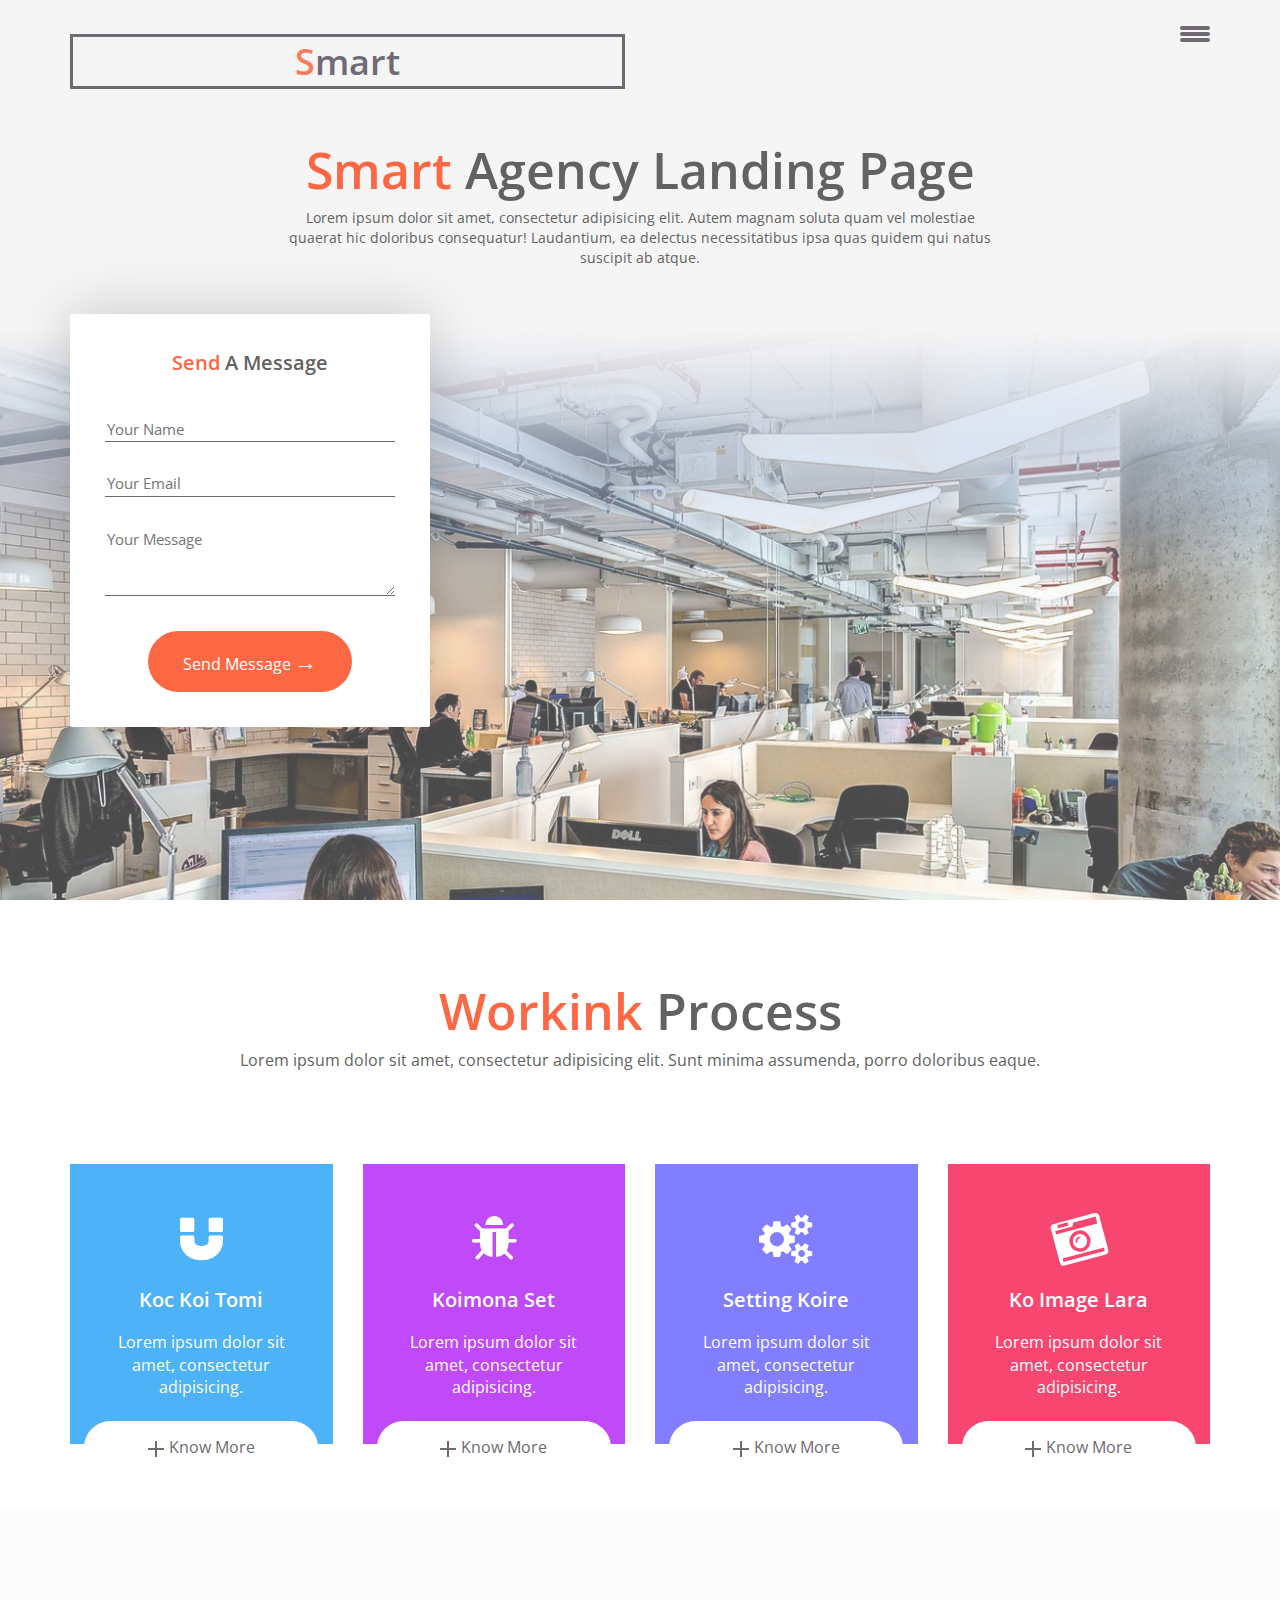
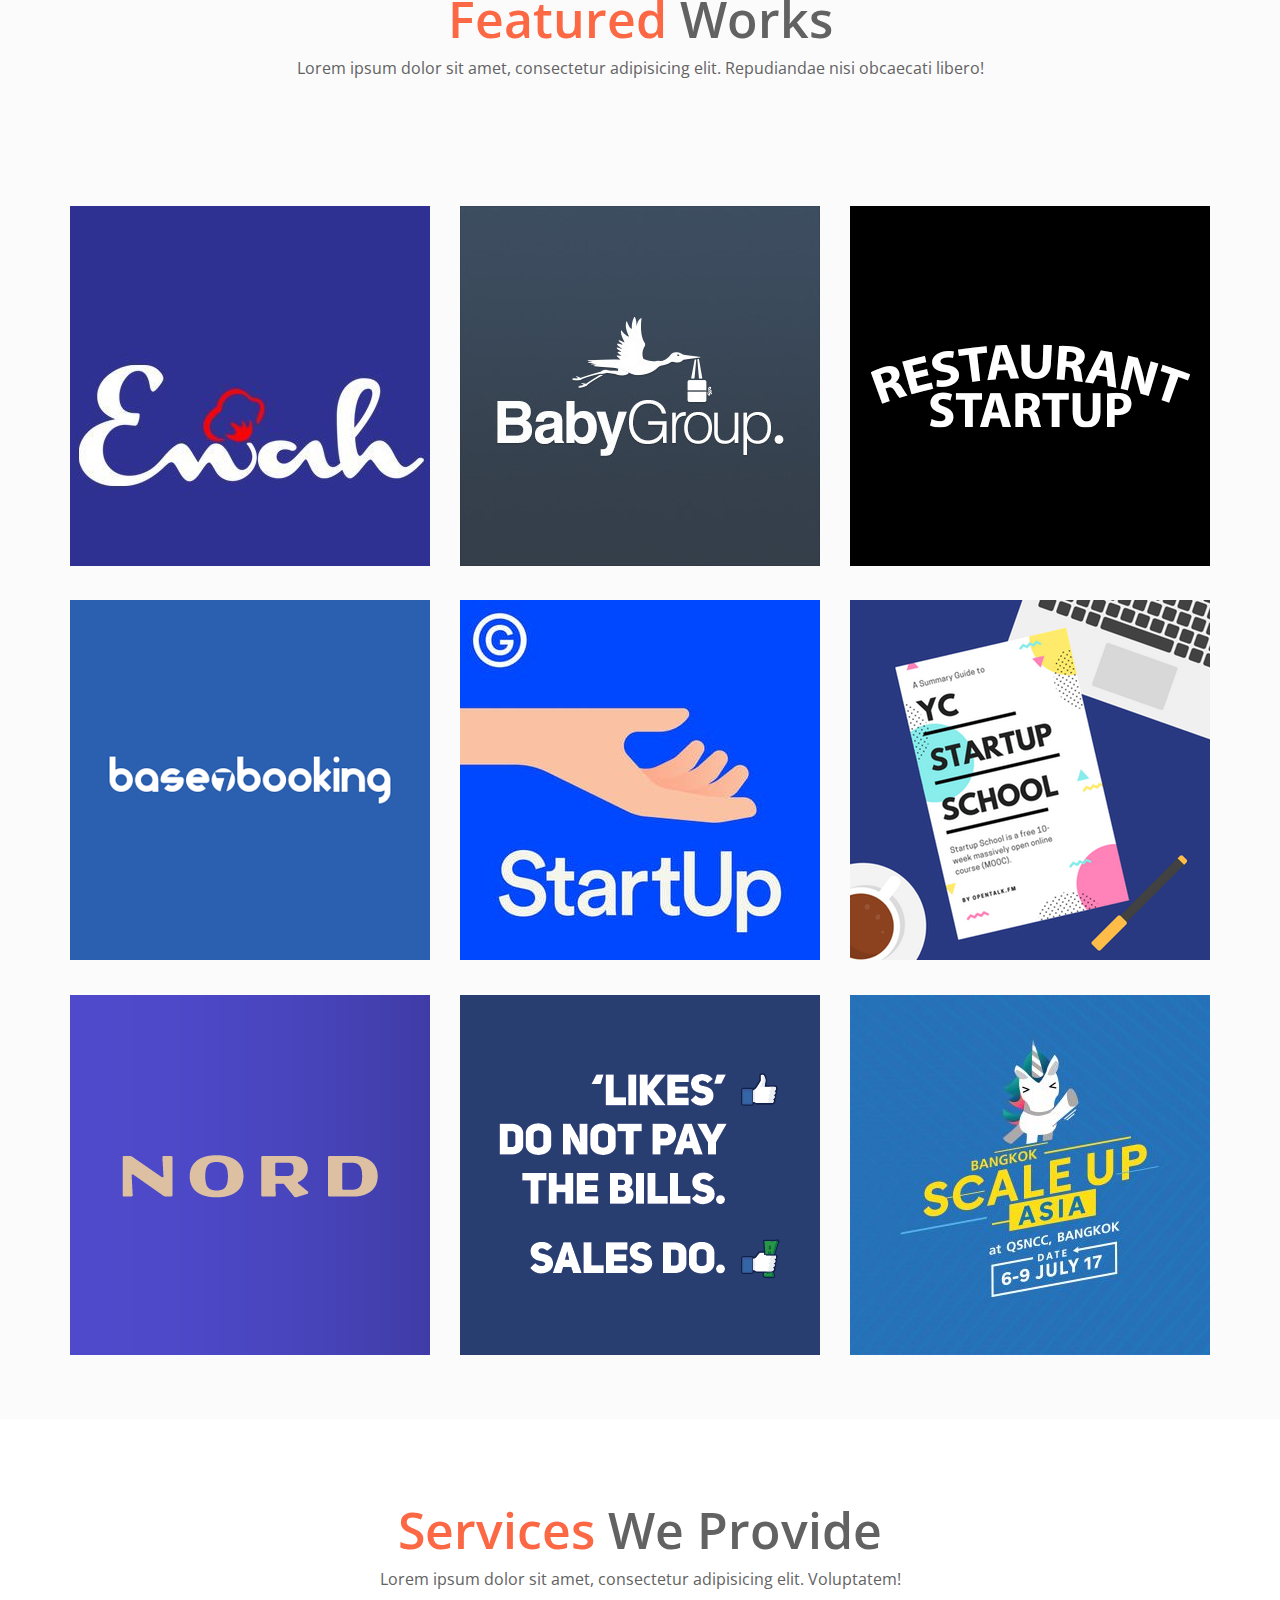
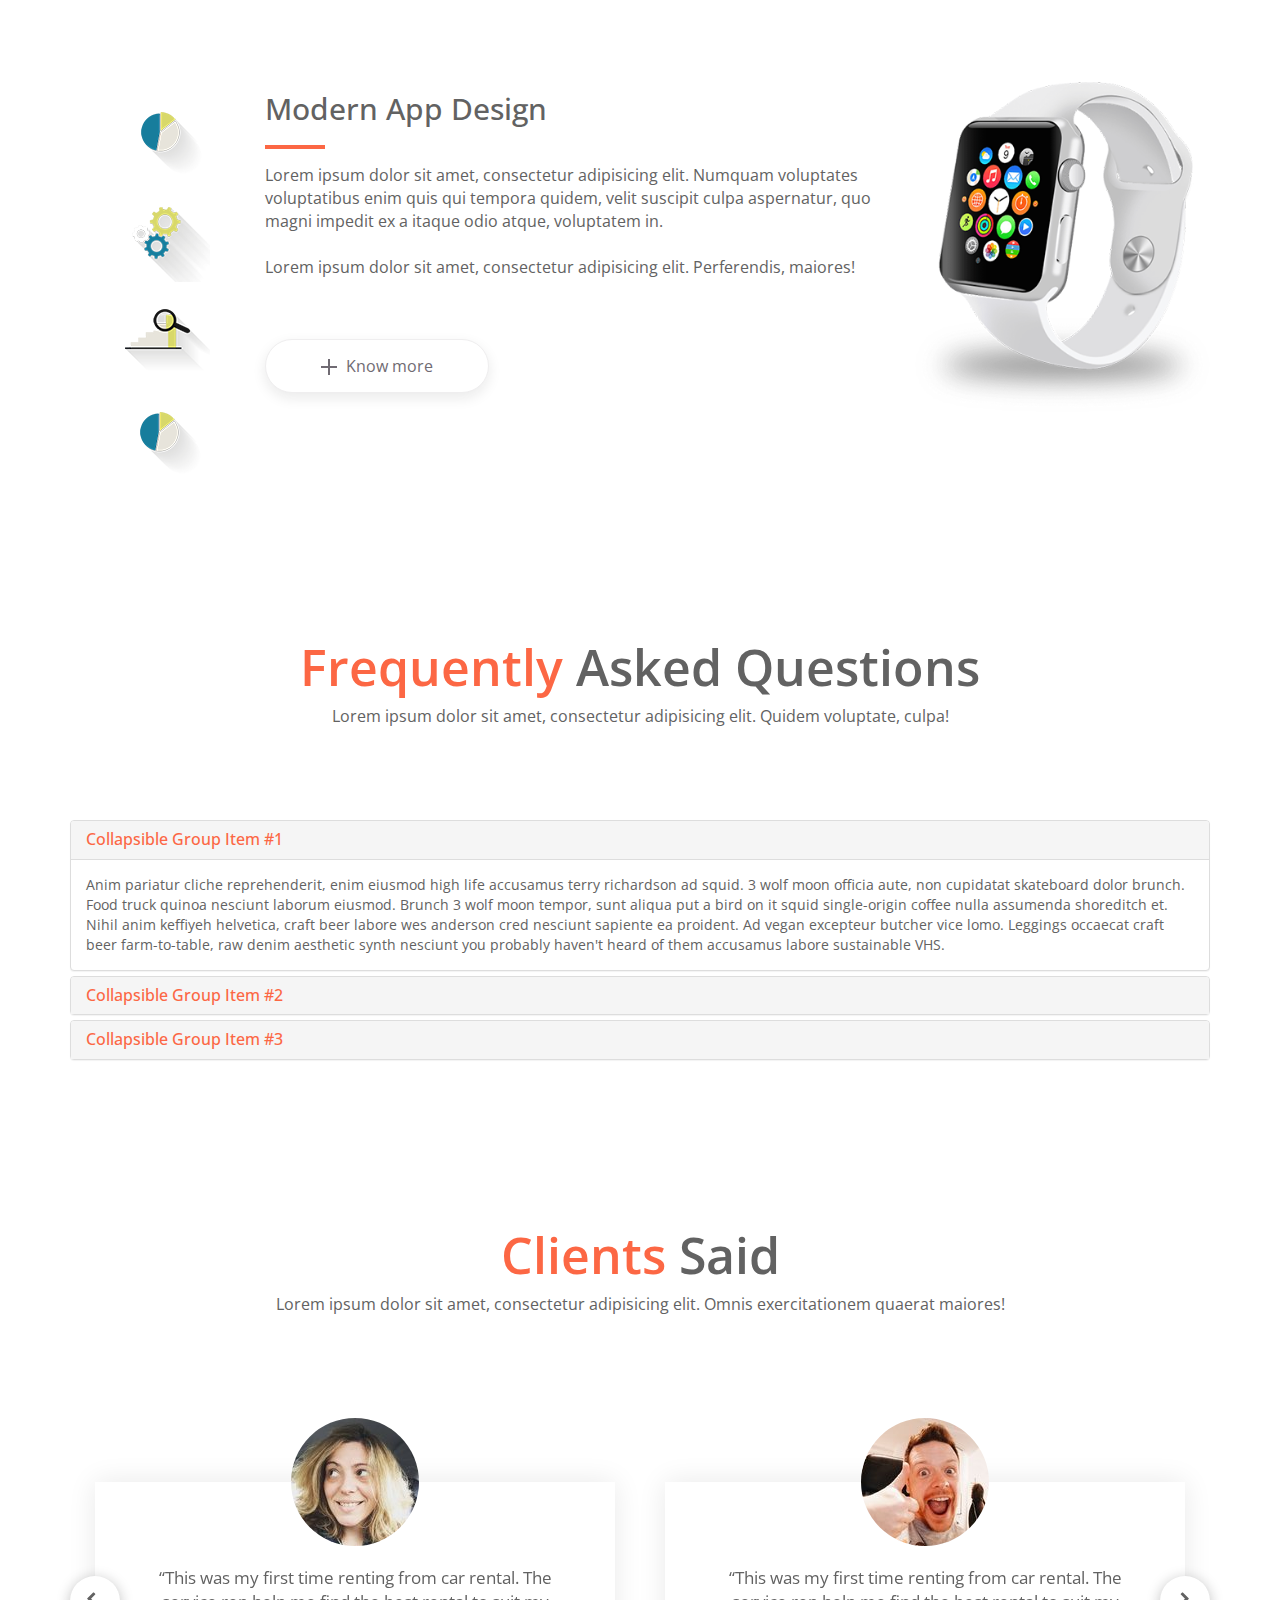
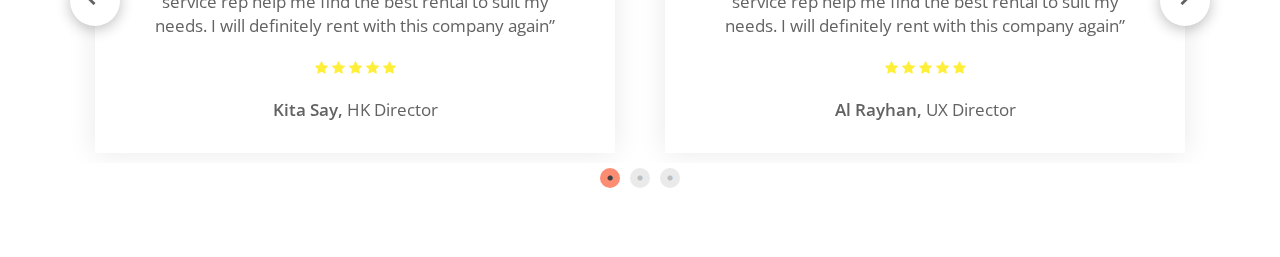
<file: lesson16/index.html>
<!DOCTYPE html>
<html lang="en">
  <head>
    <meta charset="utf-8">
    <meta http-equiv="X-UA-Compatible" content="IE=edge">
    <meta name="viewport" content="width=device-width, initial-scale=1">
    <!-- The above 3 meta tags *must* come first in the head; any other head content must come *after* these tags -->
    <title>Урок №16</title>

    <link href="https://fonts.googleapis.com/css?family=Open+Sans:300,400,600,700&amp;subset=cyrillic" rel="stylesheet">
    <!-- Bootstrap -->
	<link href="css/bootstrap.min.css" rel="stylesheet">
  	<link rel="stylesheet" href="css/style.css">
  	<link rel="stylesheet" href="css/font-awesome.min.css">
  	<link rel="stylesheet" href="slick/slick.css">
  	<link rel="stylesheet" href="slick/slick-theme.css">
    <!-- HTML5 shim and Respond.js for IE8 support of HTML5 elements and media queries -->
    <!-- WARNING: Respond.js doesn't work if you view the page via file:// -->
    <!--[if lt IE 9]>
      <script src="https://oss.maxcdn.com/html5shiv/3.7.3/html5shiv.min.js"></script>
      <script src="https://oss.maxcdn.com/respond/1.4.2/respond.min.js"></script>
    <![endif]-->
  </head>
  <body>

	<header id="main">
		<div class="container">
			<div class="row main-head">
				<div class="col-lg-6 main-logo">
					<div class="main-logo-border">
						<p><span class="color-logo">S</span>mart</p>
					</div>
				</div>
				<div class="col-lg-6 main-nav">
					<a class="main-nav-bar" href="#">
						<span class="line"></span>
					</a>
				</div>
			</div>
	      <div class="row main-text">
	        <div class="col-lg-8 col-lg-offset-2 text-center">
	          <h1><span>Smart</span> Agency Landing Page</h1>
	          <p>Lorem ipsum dolor sit amet, consectetur adipisicing elit. Autem magnam soluta quam vel molestiae quaerat hic doloribus consequatur! Laudantium, ea delectus necessitatibus ipsa quas quidem qui natus suscipit ab atque.</p>
	        </div>
	      </div>
	      <div class="row">
	        <div class="col-lg-4">
	          <div class="main-form">
	            <p class="main-form-header"><span>Send</span> A Message</p>
	            <form action="#">
	              <input type="text" placeholder="Your Name">
	              <input type="email" required placeholder="Your Email">
	              <textarea placeholder="Your Message" rows="3"></textarea>
	              <button class="main-form-btn" type="submit">Send Message <span class="sign">&rarr;</span></button>
	            </form>
	          </div>
	        </div>
	      </div>
		</div>
	</header>

	<section id="process">
		<div class="container">
			<div class="row">
				<div class="col-lg-12 section-header text-center">
					<h2><span>Workink</span> Process</h2>
					<p>Lorem ipsum dolor sit amet, consectetur adipisicing elit. Sunt minima assumenda, porro doloribus eaque.</p>
				</div>
			</div>
			<div class="row">
				<div class="col-lg-3">
					<div class="process-box box-tomi">
						<i class="fa fa-magnet"></i>
						<h4>
							Koc Koi Tomi
						</h4>
						<p>Lorem ipsum dolor sit amet, consectetur adipisicing.</p>
						<button class="process-btn"><span class="btn-plus"></span>Know More</button>
					</div>
				</div>
				<div class="col-lg-3">
					<div class="process-box box-koimona">
						<i class="fa fa-bug"></i>
						<h4>
							Koimona Set
						</h4>
						<p>Lorem ipsum dolor sit amet, consectetur adipisicing.</p>
						<button class="process-btn"><span class="btn-plus"></span>Know More</button>
					</div>
				</div>
				<div class="col-lg-3">
					<div class="process-box box-koire">
						<i class="fa fa-cogs"></i>
						<h4>
							Setting Koire
						</h4>
						<p>Lorem ipsum dolor sit amet, consectetur adipisicing.</p>
						<button class="process-btn"><span class="btn-plus"></span>Know More</button>
					</div>
				</div>
				<div class="col-lg-3">
					<div class="process-box box-lara">
						<i class="fa fa-camera-retro"></i>
						<h4>
							Ko Image Lara
						</h4>
						<p>Lorem ipsum dolor sit amet, consectetur adipisicing.</p>
						<button class="process-btn"><span class="btn-plus"></span>Know More</button>
					</div>
				</div>
			</div>
		</div>
	</section>

	<section id="works">
		<div class="container">
			<div class="row">
				<div class="col-lg-12 section-header text-center">
					<h2><span>Featured</span> Works</h2>
					<p>Lorem ipsum dolor sit amet, consectetur adipisicing elit. Repudiandae nisi obcaecati libero!</p>
				</div>
			</div>
			<div class="row works-row">
				<div class="col-lg-4">
					<div class="works-box">
						<img src="img/works/1.png" alt="Описание картинки">
						<div class="signature">
							<div class="sign">
								<p>Work #1</p>
							<button>Visit Gallery</button>
							</div>							
						</div>
					</div>
				</div>
				<div class="col-lg-4">
					<div class="works-box">
						<img src="img/works/2.jpg" alt="Описание картинки">
						<div class="signature">
							<div class="sign">
								<p>Work #2</p>
							<button>Visit Gallery</button>
							</div>							
						</div>
					</div>
				</div>
				<div class="col-lg-4">
					<div class="works-box">
						<img src="img/works/3.png" alt="Описание картинки">
						<div class="signature">
							<div class="sign">
								<p>Work #3</p>
							<button>Visit Gallery</button>
							</div>							
						</div>
					</div>
				</div>
			</div><!-- /row -->
			<div class="row works-row">
				<div class="col-lg-4">
					<div class="works-box">
						<img src="img/works/4.png" alt="Описание картинки">
						<div class="signature">
							<div class="sign">
								<p>Work #4</p>
							<button>Visit Gallery</button>
							</div>							
						</div>
					</div>
				</div>
				<div class="col-lg-4">
					<div class="works-box">
						<img src="img/works/5.jpg" alt="Описание картинки">
						<div class="signature">
							<div class="sign">
								<p>Work #5</p>
							<button>Visit Gallery</button>
							</div>							
						</div>
					</div>
				</div>
				<div class="col-lg-4">
					<div class="works-box">
						<img src="img/works/6.png" alt="Описание картинки">
						<div class="signature">
							<div class="sign">
								<p>Work #6</p>
							<button>Visit Gallery</button>
							</div>							
						</div>
					</div>
				</div>
			</div><!-- /row -->
			<div class="row works-row">
				<div class="col-lg-4">
					<div class="works-box">
						<img src="img/works/7.png" alt="Описание картинки">
						<div class="signature">
							<div class="sign">
								<p>Work #7</p>
							<button>Visit Gallery</button>
							</div>							
						</div>
					</div>
				</div>
				<div class="col-lg-4">
					<div class="works-box">
						<img src="img/works/8.png" alt="Описание картинки">
						<div class="signature">
							<div class="sign">
								<p>Work #8</p>
							<button>Visit Gallery</button>
							</div>							
						</div>
					</div>
				</div>
				<div class="col-lg-4">
					<div class="works-box">
						<img src="img/works/9.jpg" alt="Описание картинки">
						<div class="signature">
							<div class="sign">
								<p>Work #9</p>
							<button>Visit Gallery</button>
							</div>							
						</div>
					</div>
				</div>
			</div><!-- /row -->
		</div>
	</section>

	<section id="services">
		<div class="container">
			<div class="row">
				<div class="col-lg-12 section-header text-center">
					<h2><span>Services</span> We Provide</h2>
					<p>Lorem ipsum dolor sit amet, consectetur adipisicing elit. Voluptatem!</p>
				</div>
			</div>
			<div class="row">
				<div class="col-lg-2">
					<ul role="tablist" class="services-list">
						<li role="presentation" class="seervices-list-item"><a href="#app" aria-controls="app" role="tab" data-toggle="tab"><img src="img/services/1.png" alt="1"></a></li>
						<li role="presentation" class="seervices-list-item"><a href="#global" aria-controls="global" role="tab" data-toggle="tab"><img src="img/services/2.png" alt="2"></a></li>
						<li role="presentation" class="seervices-list-item"><a href="#web" aria-controls="web" role="tab" data-toggle="tab"><img src="img/services/3.png" alt="3"></a></li>
						<li role="presentation" class="seervices-list-item"><a href="#play" aria-controls="play" role="tab" data-toggle="tab"><img src="img/services/4.png" alt="4"></a></li>
					</ul>
				</div>
				<div class="col-lg-10">
					<div class="services-info tab-content">
						<div id="app" role="tabpanel" class="row tab-pane fade in active">
							<div class="col-lg-8">
								<h4>
									Modern App Design
								</h4>
								<span class="services-line"></span>
								<p>Lorem ipsum dolor sit amet, consectetur adipisicing elit. Numquam voluptates voluptatibus enim quis qui tempora quidem, velit suscipit culpa aspernatur, quo magni impedit ex a itaque odio atque, voluptatem in.<br><br>Lorem ipsum dolor sit amet, consectetur adipisicing elit. Perferendis, maiores!</p>
								<button class="services-btn"><span class="btn-plus"></span> Know more</button>
							</div>
							<div class="col-lg-4">
								<img class="img-responsive" src="img/services/info-1.png" alt="Часы">
							</div>
						</div><!-- /row -->
						<div id="global" role="tabpanel" class="row tab-pane fade">
							<div class="col-lg-8">
								<h4>
									Modern Global Design
								</h4>
								<span class="services-line"></span>
								<p>Lorem ipsum dolor sit amet, consectetur adipisicing elit. Numquam voluptates voluptatibus enim quis qui tempora quidem, velit suscipit culpa aspernatur, quo magni impedit ex a itaque odio atque, voluptatem in.<br><br>Lorem ipsum dolor sit amet, consectetur adipisicing elit. Perferendis, maiores!</p>
								<button class="services-btn"><span class="btn-plus"></span> Know more</button>
							</div>
							<div class="col-lg-4">
								<img class="img-responsive" src="img/services/info-2.png" alt="Часы">
							</div>
						</div><!-- /row -->
						<div id="web" role="tabpanel" class="row tab-pane fade">
							<div class="col-lg-8">
								<h4>
									Modern Web Design
								</h4>
								<span class="services-line"></span>
								<p>Lorem ipsum dolor sit amet, consectetur adipisicing elit. Numquam voluptates voluptatibus enim quis qui tempora quidem, velit suscipit culpa aspernatur, quo magni impedit ex a itaque odio atque, voluptatem in.<br><br>Lorem ipsum dolor sit amet, consectetur adipisicing elit. Perferendis, maiores!</p>
								<button class="services-btn"><span class="btn-plus"></span> Know more</button>
							</div>
							<div class="col-lg-4">
								<img class="img-responsive" src="img/services/info-3.png" alt="Часы">
							</div>
						</div><!-- /row -->
						<div id="play" role="tabpanel" class="row tab-pane fade">
							<div class="col-lg-8">
								<h4>
									Modern Play Design
								</h4>
								<span class="services-line"></span>
								<p>Lorem ipsum dolor sit amet, consectetur adipisicing elit. Numquam voluptates voluptatibus enim quis qui tempora quidem, velit suscipit culpa aspernatur, quo magni impedit ex a itaque odio atque, voluptatem in.<br><br>Lorem ipsum dolor sit amet, consectetur adipisicing elit. Perferendis, maiores!</p>
								<button class="services-btn"><span class="btn-plus"></span> Know more</button>
							</div>
							<div class="col-lg-4">
								<img class="img-responsive" src="img/services/info-4.png" alt="Часы">
							</div>
						</div><!-- /row -->
					</div>
				</div>
			</div>
		</div>
	</section>

	<section id="FAQ">
		<div class="container">
			<div class="row">
				<div class="col-lg-12 section-header text-center">
					<h2><span>Frequently</span> Asked Questions</h2>
					<p>Lorem ipsum dolor sit amet, consectetur adipisicing elit. Quidem voluptate, culpa!</p>
				</div>
			</div><!-- /row -->
			<div class="row">
				<div class="col-lg-12">
					<div class="panel-group" id="accordion" role="tablist" aria-multiselectable="true">
					  <div class="panel panel-default">
					    <div class="panel-heading" role="tab" id="headingOne">
					      <h4 class="panel-title">
					        <a role="button" data-toggle="collapse" data-parent="#accordion" href="#collapseOne" aria-expanded="true" aria-controls="collapseOne">
					          Collapsible Group Item #1
					        </a>
					      </h4>
					    </div>
					    <div id="collapseOne" class="panel-collapse collapse in" role="tabpanel" aria-labelledby="headingOne">
					      <div class="panel-body">
					        Anim pariatur cliche reprehenderit, enim eiusmod high life accusamus terry richardson ad squid. 3 wolf moon officia aute, non cupidatat skateboard dolor brunch. Food truck quinoa nesciunt laborum eiusmod. Brunch 3 wolf moon tempor, sunt aliqua put a bird on it squid single-origin coffee nulla assumenda shoreditch et. Nihil anim keffiyeh helvetica, craft beer labore wes anderson cred nesciunt sapiente ea proident. Ad vegan excepteur butcher vice lomo. Leggings occaecat craft beer farm-to-table, raw denim aesthetic synth nesciunt you probably haven't heard of them accusamus labore sustainable VHS.
					      </div>
					    </div>
					  </div>
					  <div class="panel panel-default">
					    <div class="panel-heading" role="tab" id="headingTwo">
					      <h4 class="panel-title">
					        <a class="collapsed" role="button" data-toggle="collapse" data-parent="#accordion" href="#collapseTwo" aria-expanded="false" aria-controls="collapseTwo">
					          Collapsible Group Item #2
					        </a>
					      </h4>
					    </div>
					    <div id="collapseTwo" class="panel-collapse collapse" role="tabpanel" aria-labelledby="headingTwo">
					      <div class="panel-body">
					        Anim pariatur cliche reprehenderit, enim eiusmod high life accusamus terry richardson ad squid. 3 wolf moon officia aute, non cupidatat skateboard dolor brunch. Food truck quinoa nesciunt laborum eiusmod. Brunch 3 wolf moon tempor, sunt aliqua put a bird on it squid single-origin coffee nulla assumenda shoreditch et. Nihil anim keffiyeh helvetica, craft beer labore wes anderson cred nesciunt sapiente ea proident. Ad vegan excepteur butcher vice lomo. Leggings occaecat craft beer farm-to-table, raw denim aesthetic synth nesciunt you probably haven't heard of them accusamus labore sustainable VHS.
					      </div>
					    </div>
					  </div>
					  <div class="panel panel-default">
					    <div class="panel-heading" role="tab" id="headingThree">
					      <h4 class="panel-title">
					        <a class="collapsed" role="button" data-toggle="collapse" data-parent="#accordion" href="#collapseThree" aria-expanded="false" aria-controls="collapseThree">
					          Collapsible Group Item #3
					        </a>
					      </h4>
					    </div>
					    <div id="collapseThree" class="panel-collapse collapse" role="tabpanel" aria-labelledby="headingThree">
					      <div class="panel-body">
					        Anim pariatur cliche reprehenderit, enim eiusmod high life accusamus terry richardson ad squid. 3 wolf moon officia aute, non cupidatat skateboard dolor brunch. Food truck quinoa nesciunt laborum eiusmod. Brunch 3 wolf moon tempor, sunt aliqua put a bird on it squid single-origin coffee nulla assumenda shoreditch et. Nihil anim keffiyeh helvetica, craft beer labore wes anderson cred nesciunt sapiente ea proident. Ad vegan excepteur butcher vice lomo. Leggings occaecat craft beer farm-to-table, raw denim aesthetic synth nesciunt you probably haven't heard of them accusamus labore sustainable VHS.
					      </div>
					    </div>
					  </div>
					</div><!-- /accordion -->
				</div><!-- /col-lg-12 -->
			</div><!-- /row -->
		</div><!-- /container -->
	</section>

	<section id="feedback">
			<div class="container">
				<div class="row">
					<div class="col-lg-12 section-header text-center">
						<h2><span>Clients</span> Said</h2>
						<p>Lorem ipsum dolor sit amet, consectetur adipisicing elit. Omnis exercitationem quaerat maiores!</p>
					</div>
				</div><!-- /row -->
				<div class="row">
					<div class="col-lg-12">
						<div class="feedback-slider">
							<div class="feedback-slider-item text-center">
								<div class="feedback-box">
									<img class="img-circle center-block feedback-img" src="img/feedback/2.jpg" alt="Kita Say">
									<div class="feedback-shadow">
										<p>“This was my first time renting from car rental. The service rep help me find the best rental to suit my needs. I will definitely rent with this company again”</p>
										<i class="fa fa-star"></i>
										<i class="fa fa-star"></i>
										<i class="fa fa-star"></i>
										<i class="fa fa-star"></i>
										<i class="fa fa-star"></i>
										<p><span>Kita Say,</span> HK Director</p>
									</div>
								</div>
							</div>
							<div class="feedback-slider-item text-center">
								<div class="feedback-box">
									<img class="img-circle center-block feedback-img" src="img/feedback/1.jpg" alt="Al Rayhan">
									<div class="feedback-shadow">
										<p>“This was my first time renting from car rental. The service rep help me find the best rental to suit my needs. I will definitely rent with this company again”</p>
										<i class="fa fa-star"></i>
										<i class="fa fa-star"></i>
										<i class="fa fa-star"></i>
										<i class="fa fa-star"></i>
										<i class="fa fa-star"></i>
										<p><span>Al Rayhan,</span> UX Director</p>
									</div>
								</div>
							</div>
							<div class="feedback-slider-item text-center">
								<div class="feedback-box">
									<img class="img-circle center-block feedback-img" src="img/feedback/2.jpg" alt="Kita Say">
									<div class="feedback-shadow">
										<p>“This was my first time renting from car rental. The service rep help me find the best rental to suit my needs. I will definitely rent with this company again”</p>
										<i class="fa fa-star"></i>
										<i class="fa fa-star"></i>
										<i class="fa fa-star"></i>
										<i class="fa fa-star"></i>
										<i class="fa fa-star"></i>
										<p><span>Kita Say,</span> HK Director</p>
									</div>
								</div>
							</div>
							<div class="feedback-slider-item text-center">
								<div class="feedback-box">
									<img class="img-circle center-block feedback-img" src="img/feedback/1.jpg" alt="Al Rayhan">
									<div class="feedback-shadow">
										<p>“This was my first time renting from car rental. The service rep help me find the best rental to suit my needs. I will definitely rent with this company again”</p>
										<i class="fa fa-star"></i>
										<i class="fa fa-star"></i>
										<i class="fa fa-star"></i>
										<i class="fa fa-star"></i>
										<i class="fa fa-star"></i>
										<p><span>Al Rayhan,</span> UX Director</p>
									</div>
								</div>
							</div>
							<div class="feedback-slider-item text-center">
								<div class="feedback-box">
									<img class="img-circle center-block feedback-img" src="img/feedback/2.jpg" alt="Kita Say">
									<div class="feedback-shadow">
										<p>“This was my first time renting from car rental. The service rep help me find the best rental to suit my needs. I will definitely rent with this company again”</p>
										<i class="fa fa-star"></i>
										<i class="fa fa-star"></i>
										<i class="fa fa-star"></i>
										<i class="fa fa-star"></i>
										<i class="fa fa-star"></i>
										<p><span>Kita Say,</span> HK Director</p>
									</div>
								</div>
							</div>
							<div class="feedback-slider-item text-center">
								<div class="feedback-box">
									<img class="img-circle center-block feedback-img" src="img/feedback/1.jpg" alt="Al Rayhan">
									<div class="feedback-shadow">
										<p>“This was my first time renting from car rental. The service rep help me find the best rental to suit my needs. I will definitely rent with this company again”</p>
										<i class="fa fa-star"></i>
										<i class="fa fa-star"></i>
										<i class="fa fa-star"></i>
										<i class="fa fa-star"></i>
										<i class="fa fa-star"></i>
										<p><span>Al Rayhan,</span> UX Director</p>
									</div>
								</div>
							</div>
						</div>
					</div>
				</div>
			</div>
		</section>

    <!-- jQuery (necessary for Bootstrap's JavaScript plugins) -->
    <script src="https://ajax.googleapis.com/ajax/libs/jquery/1.12.4/jquery.min.js"></script>
    <!-- Include all compiled plugins (below), or include individual files as needed -->
    <script src="js/bootstrap.min.js"></script>
    <script src="js/less.min.js"></script>
    <script src="slick/slick.min.js"></script>

    <script>
		$(document).ready(function(){
		  $('.feedback-slider').slick({
		  infinite: true,
		  slidesToShow: 2,
		  slidesToScroll: 2,
		  arrows: true,
		  prevArrow: '<i class="fa feedback-slider-arrows arrow-left fa-chevron-left"></i>',
		  nextArrow: '<i class="fa feedback-slider-arrows arrow-right fa-chevron-right"></i>',
		  dots: true
		  });
		});
    </script>
  </body>
</html>
</file>
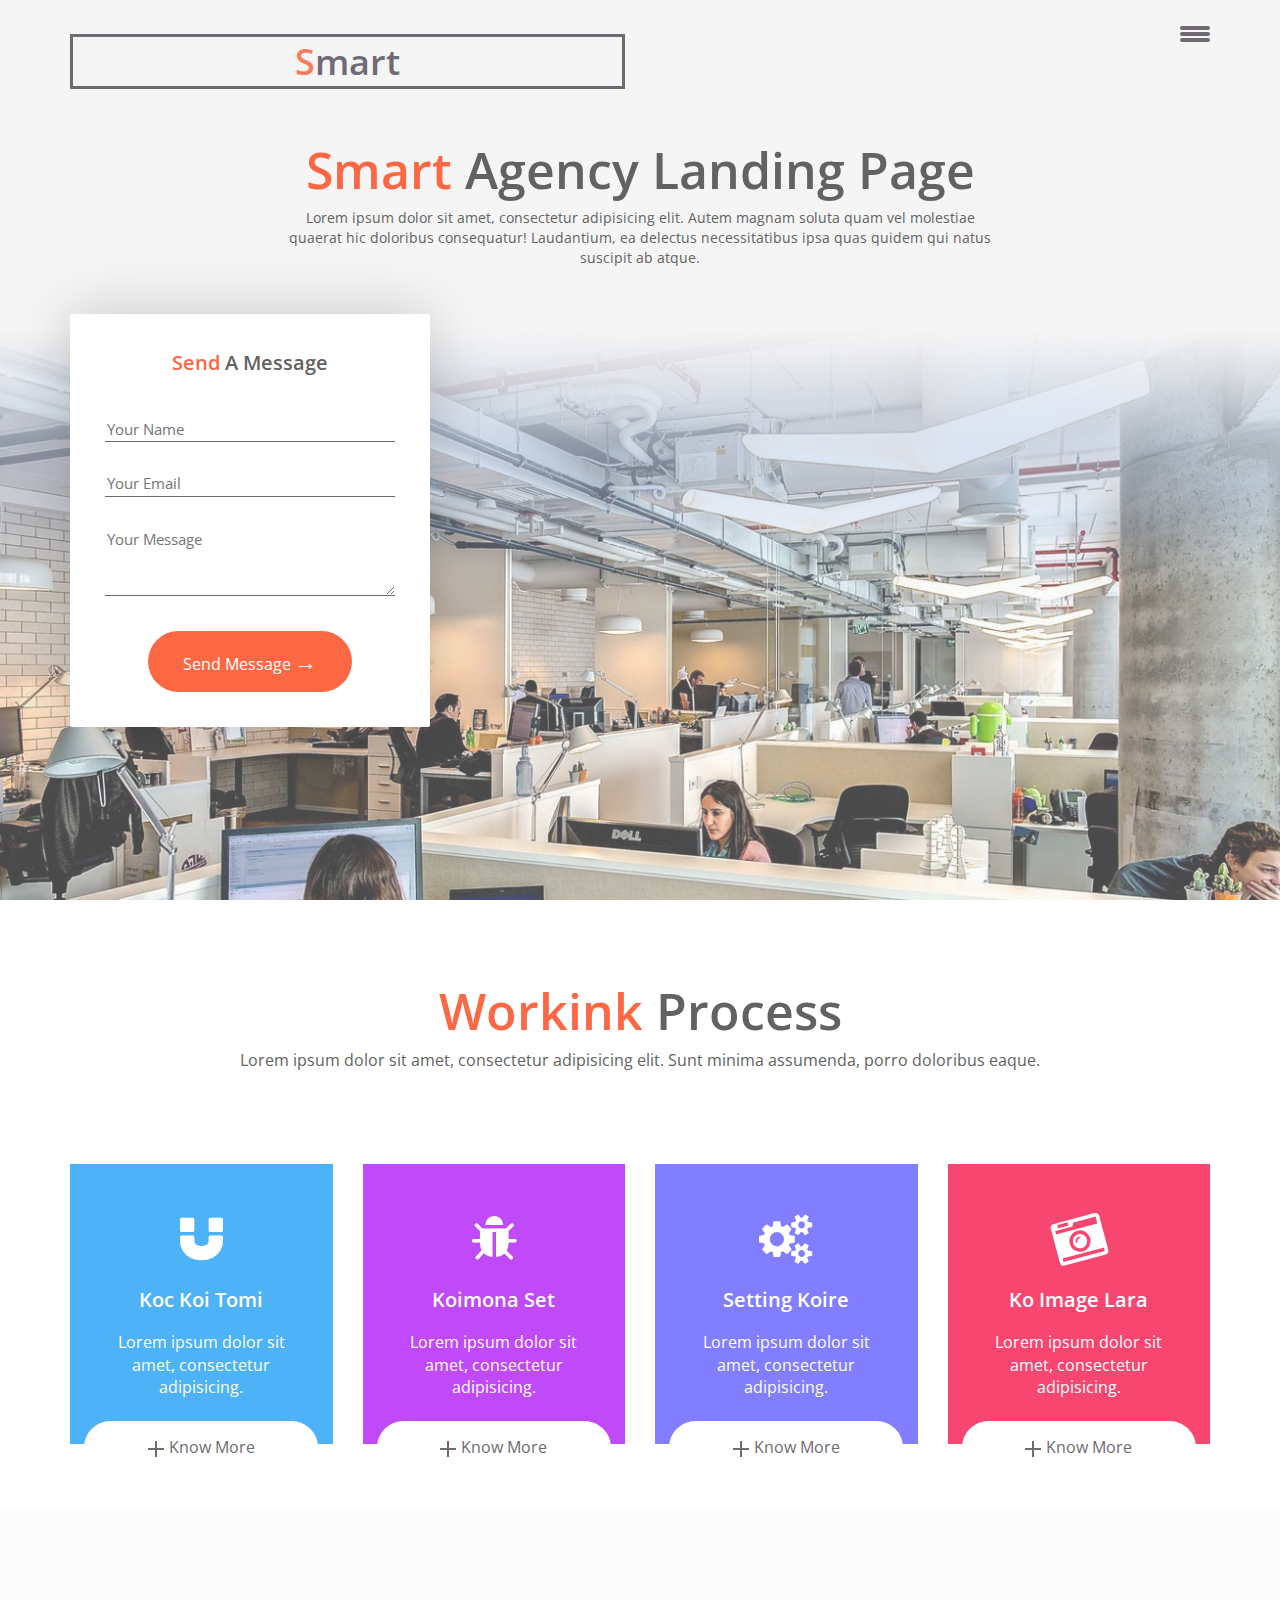
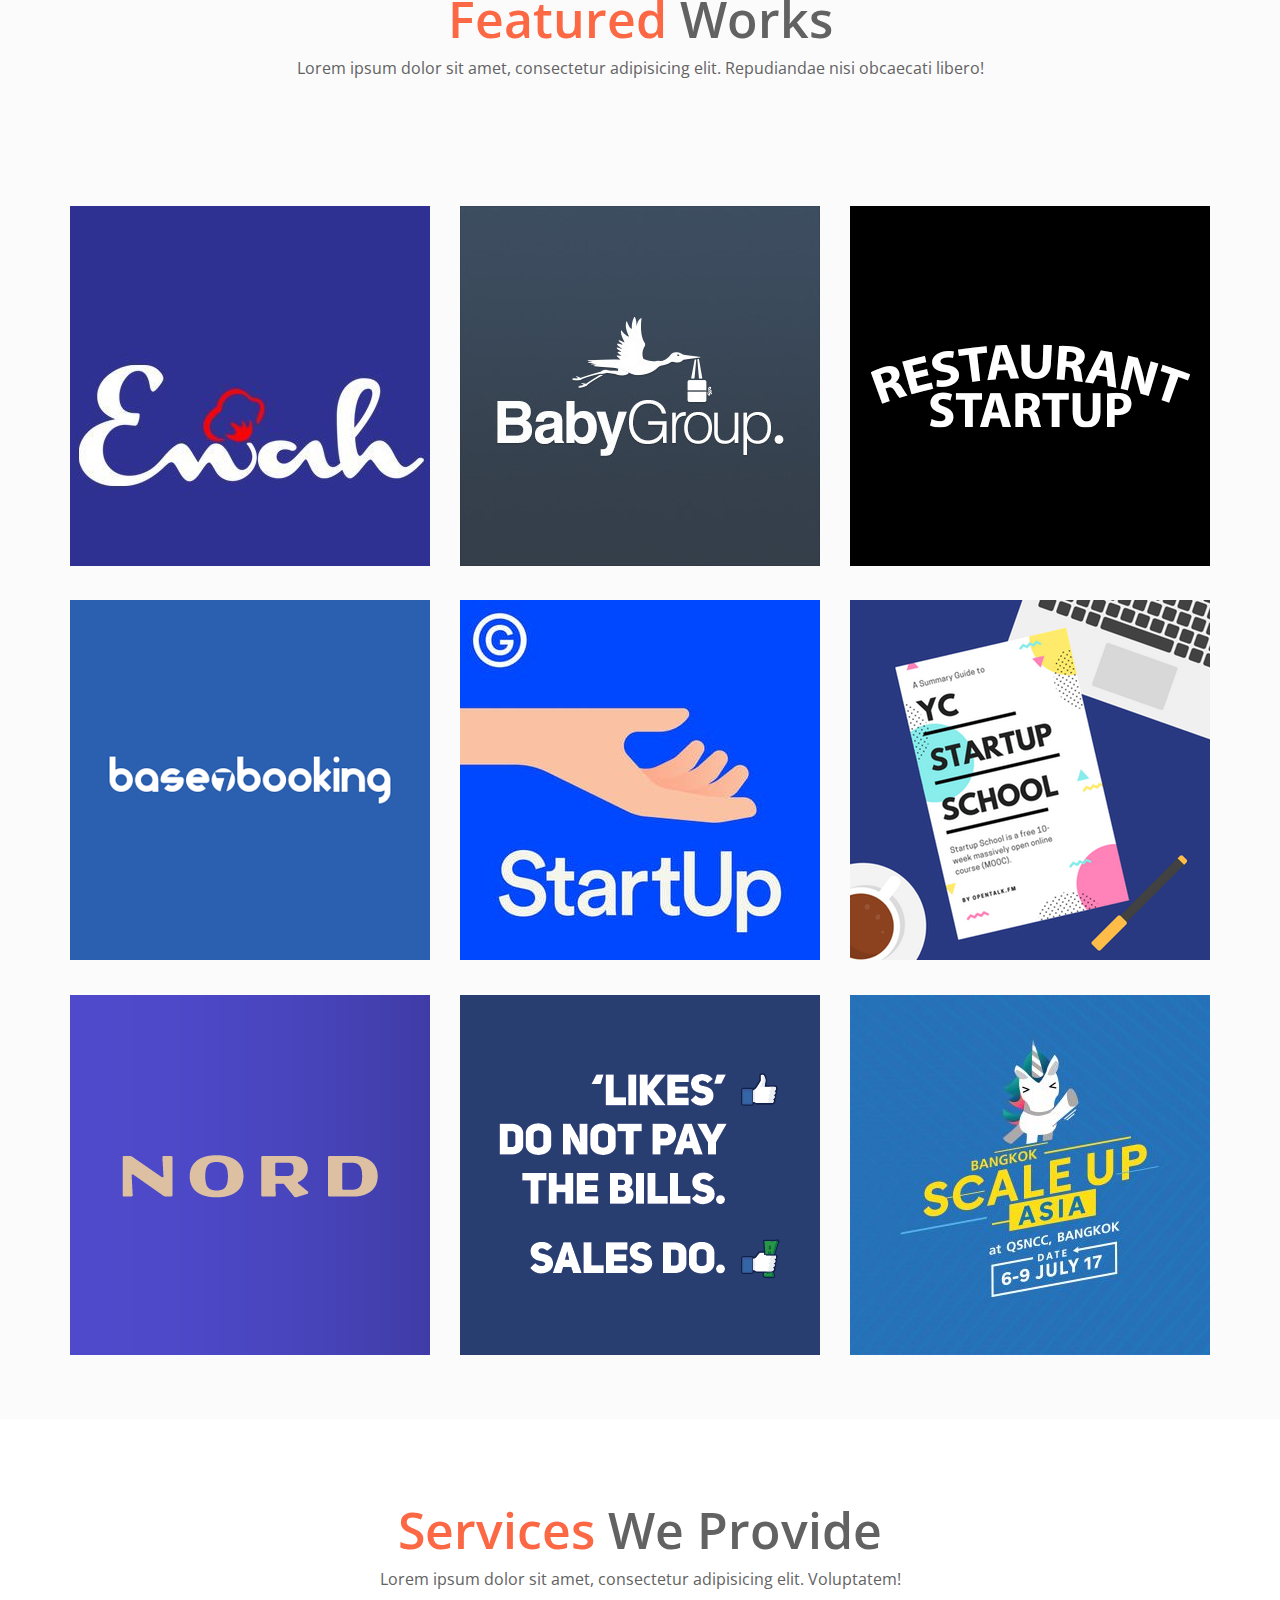
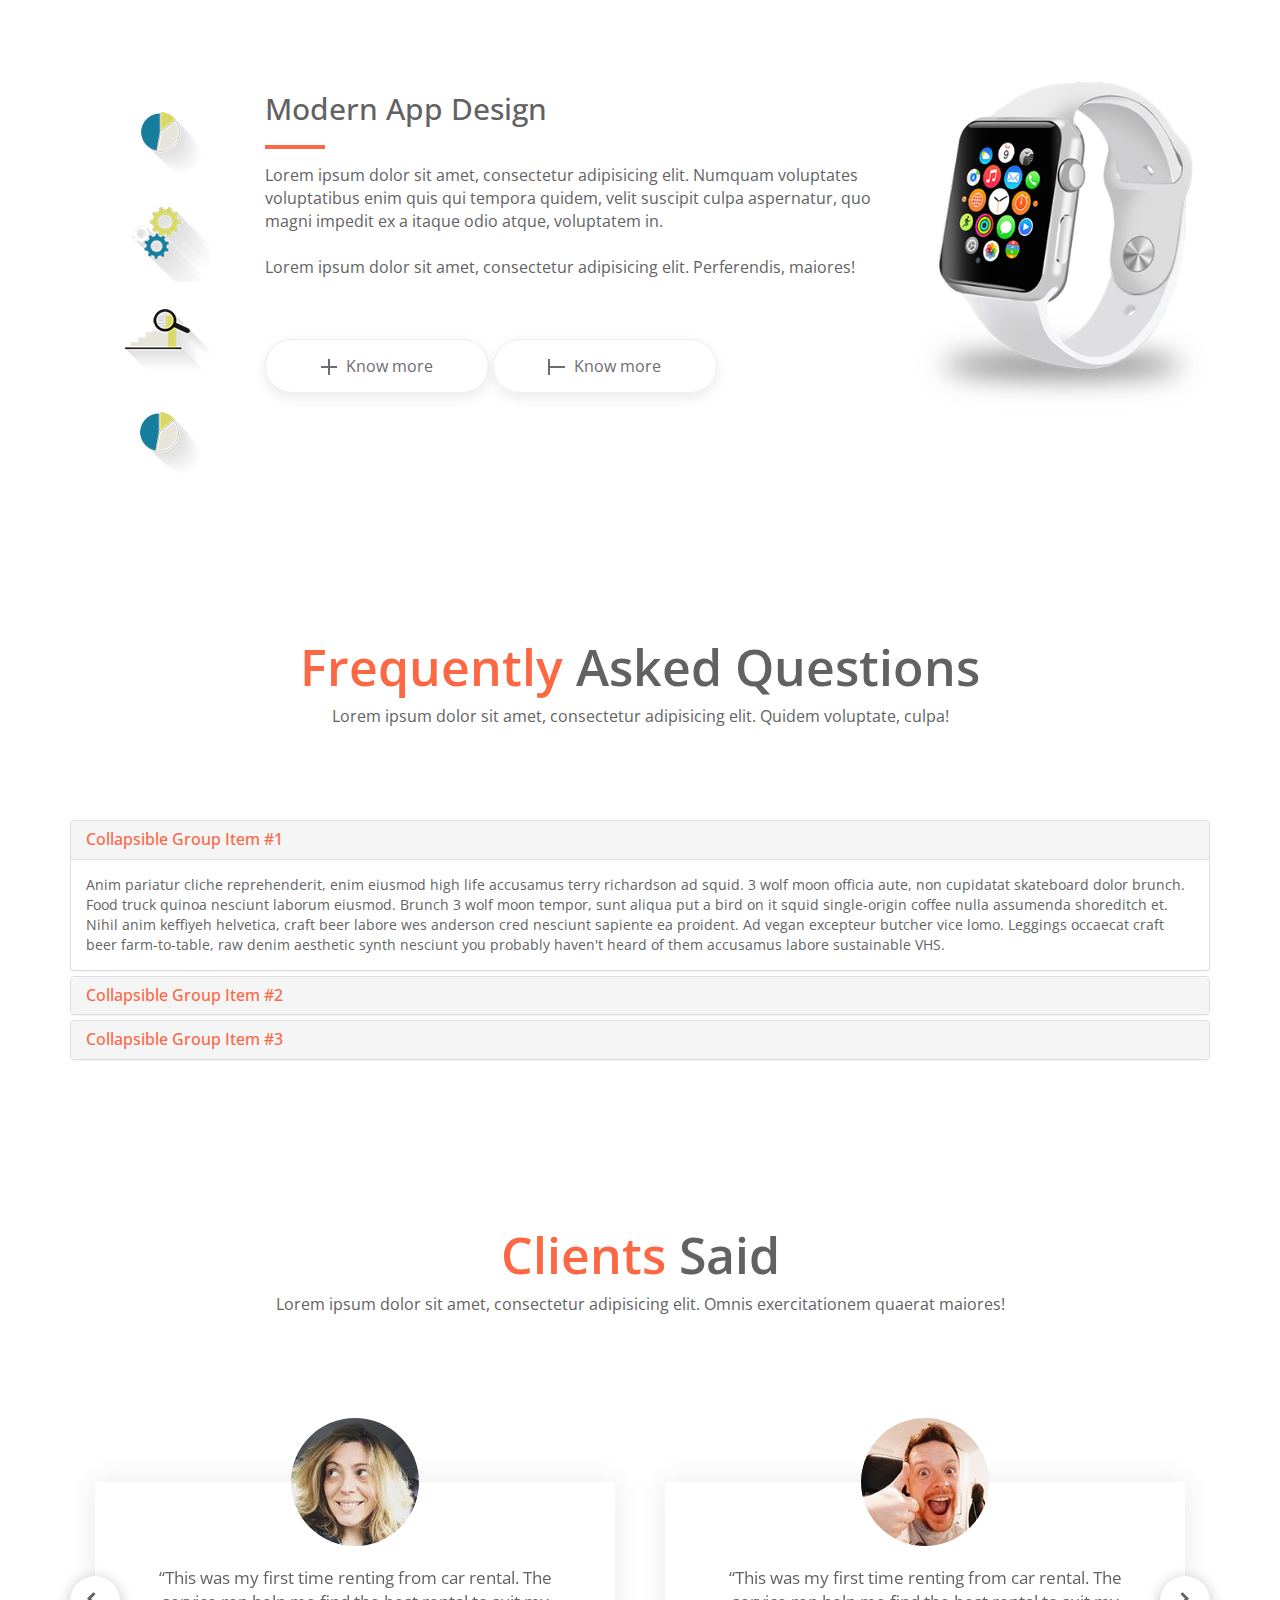
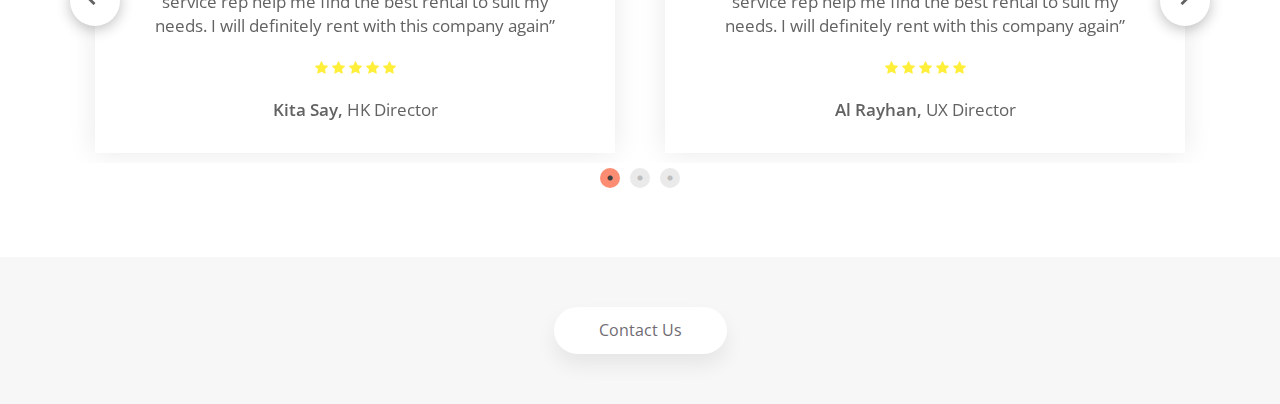
<file: lesson17/index.html>
<!DOCTYPE html>
<html lang="en">
  <head>
    <meta charset="utf-8">
    <meta http-equiv="X-UA-Compatible" content="IE=edge">
    <meta name="viewport" content="width=device-width, initial-scale=1">
    <!-- The above 3 meta tags *must* come first in the head; any other head content must come *after* these tags -->
    <title>Урок №17</title>

    <link href="https://fonts.googleapis.com/css?family=Open+Sans:300,400,600,700&amp;subset=cyrillic" rel="stylesheet">
    <!-- Bootstrap -->
	<link href="css/bootstrap.min.css" rel="stylesheet">
  	<link rel="stylesheet" href="css/style.css">
  	<link rel="stylesheet" href="css/font-awesome.min.css">
  	<link rel="stylesheet" href="slick/slick.css">
  	<link rel="stylesheet" href="slick/slick-theme.css">
    <!-- HTML5 shim and Respond.js for IE8 support of HTML5 elements and media queries -->
    <!-- WARNING: Respond.js doesn't work if you view the page via file:// -->
    <!--[if lt IE 9]>
      <script src="https://oss.maxcdn.com/html5shiv/3.7.3/html5shiv.min.js"></script>
      <script src="https://oss.maxcdn.com/respond/1.4.2/respond.min.js"></script>
    <![endif]-->
  </head>
  <body>

	<header id="main">
		<div class="container">
			<div class="row main-head">
				<div class="col-lg-6 main-logo">
					<div class="main-logo-border">
						<p><span class="color-logo">S</span>mart</p>
					</div>
				</div>
				<div class="col-lg-6 main-nav">
					<a class="main-nav-bar" href="#">
						<span class="line"></span>
					</a>
				</div>
			</div>
	      <div class="row main-text">
	        <div class="col-lg-8 col-lg-offset-2 text-center">
	          <h1><span>Smart</span> Agency Landing Page</h1>
	          <p>Lorem ipsum dolor sit amet, consectetur adipisicing elit. Autem magnam soluta quam vel molestiae quaerat hic doloribus consequatur! Laudantium, ea delectus necessitatibus ipsa quas quidem qui natus suscipit ab atque.</p>
	        </div>
	      </div>
	      <div class="row">
	        <div class="col-lg-4">
	          <div class="main-form">
	            <p class="main-form-header"><span>Send</span> A Message</p>
	            <form action="#">
	              <input type="text" placeholder="Your Name">
	              <input type="email" required placeholder="Your Email">
	              <textarea placeholder="Your Message" rows="3"></textarea>
	              <button class="main-form-btn" type="submit">Send Message <span class="sign">&rarr;</span></button>
	            </form>
	          </div>
	        </div>
	      </div>
		</div>
	</header>

	<section id="process">
		<div class="container">
			<div class="row">
				<div class="col-lg-12 section-header text-center">
					<h2><span>Workink</span> Process</h2>
					<p>Lorem ipsum dolor sit amet, consectetur adipisicing elit. Sunt minima assumenda, porro doloribus eaque.</p>
				</div>
			</div>
			<div class="row">
				<div class="col-lg-3">
					<div class="process-box box-tomi">
						<i class="fa fa-magnet"></i>
						<h4>
							Koc Koi Tomi
						</h4>
						<p>Lorem ipsum dolor sit amet, consectetur adipisicing.</p>
						<button class="process-btn"><span class="btn-plus"></span>Know More</button>
					</div>
				</div>
				<div class="col-lg-3">
					<div class="process-box box-koimona">
						<i class="fa fa-bug"></i>
						<h4>
							Koimona Set
						</h4>
						<p>Lorem ipsum dolor sit amet, consectetur adipisicing.</p>
						<button class="process-btn"><span class="btn-plus"></span>Know More</button>
					</div>
				</div>
				<div class="col-lg-3">
					<div class="process-box box-koire">
						<i class="fa fa-cogs"></i>
						<h4>
							Setting Koire
						</h4>
						<p>Lorem ipsum dolor sit amet, consectetur adipisicing.</p>
						<button class="process-btn"><span class="btn-plus"></span>Know More</button>
					</div>
				</div>
				<div class="col-lg-3">
					<div class="process-box box-lara">
						<i class="fa fa-camera-retro"></i>
						<h4>
							Ko Image Lara
						</h4>
						<p>Lorem ipsum dolor sit amet, consectetur adipisicing.</p>
						<button class="process-btn"><span class="btn-plus"></span>Know More</button>
					</div>
				</div>
			</div>
		</div>
	</section>

	<section id="works">
		<div class="container">
			<div class="row">
				<div class="col-lg-12 section-header text-center">
					<h2><span>Featured</span> Works</h2>
					<p>Lorem ipsum dolor sit amet, consectetur adipisicing elit. Repudiandae nisi obcaecati libero!</p>
				</div>
			</div>
			<div class="row works-row">
				<div class="col-lg-4">
					<div class="works-box">
						<img src="img/works/1.png" alt="Описание картинки">
						<div class="signature">
							<div class="sign">
								<p>Work #1</p>
							<button>Visit Gallery</button>
							</div>							
						</div>
					</div>
				</div>
				<div class="col-lg-4">
					<div class="works-box">
						<img src="img/works/2.jpg" alt="Описание картинки">
						<div class="signature">
							<div class="sign">
								<p>Work #2</p>
							<button>Visit Gallery</button>
							</div>							
						</div>
					</div>
				</div>
				<div class="col-lg-4">
					<div class="works-box">
						<img src="img/works/3.png" alt="Описание картинки">
						<div class="signature">
							<div class="sign">
								<p>Work #3</p>
							<button>Visit Gallery</button>
							</div>							
						</div>
					</div>
				</div>
			</div><!-- /row -->
			<div class="row works-row">
				<div class="col-lg-4">
					<div class="works-box">
						<img src="img/works/4.png" alt="Описание картинки">
						<div class="signature">
							<div class="sign">
								<p>Work #4</p>
							<button>Visit Gallery</button>
							</div>							
						</div>
					</div>
				</div>
				<div class="col-lg-4">
					<div class="works-box">
						<img src="img/works/5.jpg" alt="Описание картинки">
						<div class="signature">
							<div class="sign">
								<p>Work #5</p>
							<button>Visit Gallery</button>
							</div>							
						</div>
					</div>
				</div>
				<div class="col-lg-4">
					<div class="works-box">
						<img src="img/works/6.png" alt="Описание картинки">
						<div class="signature">
							<div class="sign">
								<p>Work #6</p>
							<button>Visit Gallery</button>
							</div>							
						</div>
					</div>
				</div>
			</div><!-- /row -->
			<div class="row works-row">
				<div class="col-lg-4">
					<div class="works-box">
						<img src="img/works/7.png" alt="Описание картинки">
						<div class="signature">
							<div class="sign">
								<p>Work #7</p>
							<button>Visit Gallery</button>
							</div>							
						</div>
					</div>
				</div>
				<div class="col-lg-4">
					<div class="works-box">
						<img src="img/works/8.png" alt="Описание картинки">
						<div class="signature">
							<div class="sign">
								<p>Work #8</p>
							<button>Visit Gallery</button>
							</div>							
						</div>
					</div>
				</div>
				<div class="col-lg-4">
					<div class="works-box">
						<img src="img/works/9.jpg" alt="Описание картинки">
						<div class="signature">
							<div class="sign">
								<p>Work #9</p>
							<button>Visit Gallery</button>
							</div>							
						</div>
					</div>
				</div>
			</div><!-- /row -->
		</div>
	</section>

	<section id="services">
		<div class="container">
			<div class="row">
				<div class="col-lg-12 section-header text-center">
					<h2><span>Services</span> We Provide</h2>
					<p>Lorem ipsum dolor sit amet, consectetur adipisicing elit. Voluptatem!</p>
				</div>
			</div>
			<div class="row">
				<div class="col-lg-2">
					<ul role="tablist" class="services-list">
						<li role="presentation" class="seervices-list-item"><a href="#app" aria-controls="app" role="tab" data-toggle="tab"><img src="img/services/1.png" alt="1"></a></li>
						<li role="presentation" class="seervices-list-item"><a href="#global" aria-controls="global" role="tab" data-toggle="tab"><img src="img/services/2.png" alt="2"></a></li>
						<li role="presentation" class="seervices-list-item"><a href="#web" aria-controls="web" role="tab" data-toggle="tab"><img src="img/services/3.png" alt="3"></a></li>
						<li role="presentation" class="seervices-list-item"><a href="#play" aria-controls="play" role="tab" data-toggle="tab"><img src="img/services/4.png" alt="4"></a></li>
					</ul>
				</div>
				<div class="col-lg-10">
					<div class="services-info tab-content">
						<div id="app" role="tabpanel" class="row tab-pane fade in active">
							<div class="col-lg-8">
								<h4>
									Modern App Design
								</h4>
								<span class="services-line"></span>
								<p>Lorem ipsum dolor sit amet, consectetur adipisicing elit. Numquam voluptates voluptatibus enim quis qui tempora quidem, velit suscipit culpa aspernatur, quo magni impedit ex a itaque odio atque, voluptatem in.<br><br>Lorem ipsum dolor sit amet, consectetur adipisicing elit. Perferendis, maiores!</p>
								<button class="services-btn"><span class="btn-plus"></span> Know more</button>
								<a class="services-btn" href="#0" id="modal-trigger" data-type="cd-modal-trigger"><span class="btn-plus"></span> Know more</a>
							</div>
							<div class="col-lg-4">
								<img class="img-responsive" src="img/services/info-1.png" alt="Часы">
							</div>
						</div><!-- /row -->
						<div id="global" role="tabpanel" class="row tab-pane fade">
							<div class="col-lg-8">
								<h4>
									Modern Global Design
								</h4>
								<span class="services-line"></span>
								<p>Lorem ipsum dolor sit amet, consectetur adipisicing elit. Numquam voluptates voluptatibus enim quis qui tempora quidem, velit suscipit culpa aspernatur, quo magni impedit ex a itaque odio atque, voluptatem in.<br><br>Lorem ipsum dolor sit amet, consectetur adipisicing elit. Perferendis, maiores!</p>
								<button class="services-btn"><span class="btn-plus"></span> Know more</button>
							</div>
							<div class="col-lg-4">
								<img class="img-responsive" src="img/services/info-2.png" alt="Часы">
							</div>
						</div><!-- /row -->
						<div id="web" role="tabpanel" class="row tab-pane fade">
							<div class="col-lg-8">
								<h4>
									Modern Web Design
								</h4>
								<span class="services-line"></span>
								<p>Lorem ipsum dolor sit amet, consectetur adipisicing elit. Numquam voluptates voluptatibus enim quis qui tempora quidem, velit suscipit culpa aspernatur, quo magni impedit ex a itaque odio atque, voluptatem in.<br><br>Lorem ipsum dolor sit amet, consectetur adipisicing elit. Perferendis, maiores!</p>
								<button class="services-btn"><span class="btn-plus"></span> Know more</button>
							</div>
							<div class="col-lg-4">
								<img class="img-responsive" src="img/services/info-3.png" alt="Часы">
							</div>
						</div><!-- /row -->
						<div id="play" role="tabpanel" class="row tab-pane fade">
							<div class="col-lg-8">
								<h4>
									Modern Play Design
								</h4>
								<span class="services-line"></span>
								<p>Lorem ipsum dolor sit amet, consectetur adipisicing elit. Numquam voluptates voluptatibus enim quis qui tempora quidem, velit suscipit culpa aspernatur, quo magni impedit ex a itaque odio atque, voluptatem in.<br><br>Lorem ipsum dolor sit amet, consectetur adipisicing elit. Perferendis, maiores!</p>
								<button class="services-btn"><span class="btn-plus"></span> Know more</button>
							</div>
							<div class="col-lg-4">
								<img class="img-responsive" src="img/services/info-4.png" alt="Часы">
							</div>
						</div><!-- /row -->
					</div>
				</div>
			</div>
		</div>
	</section>

	<section id="FAQ">
		<div class="container">
			<div class="row">
				<div class="col-lg-12 section-header text-center">
					<h2><span>Frequently</span> Asked Questions</h2>
					<p>Lorem ipsum dolor sit amet, consectetur adipisicing elit. Quidem voluptate, culpa!</p>
				</div>
			</div><!-- /row -->
			<div class="row">
				<div class="col-lg-12">
					<div class="panel-group" id="accordion" role="tablist" aria-multiselectable="true">
					  <div class="panel panel-default">
					    <div class="panel-heading" role="tab" id="headingOne">
					      <h4 class="panel-title">
					        <a role="button" data-toggle="collapse" data-parent="#accordion" href="#collapseOne" aria-expanded="true" aria-controls="collapseOne">
					          Collapsible Group Item #1
					        </a>
					      </h4>
					    </div>
					    <div id="collapseOne" class="panel-collapse collapse in" role="tabpanel" aria-labelledby="headingOne">
					      <div class="panel-body">
					        Anim pariatur cliche reprehenderit, enim eiusmod high life accusamus terry richardson ad squid. 3 wolf moon officia aute, non cupidatat skateboard dolor brunch. Food truck quinoa nesciunt laborum eiusmod. Brunch 3 wolf moon tempor, sunt aliqua put a bird on it squid single-origin coffee nulla assumenda shoreditch et. Nihil anim keffiyeh helvetica, craft beer labore wes anderson cred nesciunt sapiente ea proident. Ad vegan excepteur butcher vice lomo. Leggings occaecat craft beer farm-to-table, raw denim aesthetic synth nesciunt you probably haven't heard of them accusamus labore sustainable VHS.
					      </div>
					    </div>
					  </div>
					  <div class="panel panel-default">
					    <div class="panel-heading" role="tab" id="headingTwo">
					      <h4 class="panel-title">
					        <a class="collapsed" role="button" data-toggle="collapse" data-parent="#accordion" href="#collapseTwo" aria-expanded="false" aria-controls="collapseTwo">
					          Collapsible Group Item #2
					        </a>
					      </h4>
					    </div>
					    <div id="collapseTwo" class="panel-collapse collapse" role="tabpanel" aria-labelledby="headingTwo">
					      <div class="panel-body">
					        Anim pariatur cliche reprehenderit, enim eiusmod high life accusamus terry richardson ad squid. 3 wolf moon officia aute, non cupidatat skateboard dolor brunch. Food truck quinoa nesciunt laborum eiusmod. Brunch 3 wolf moon tempor, sunt aliqua put a bird on it squid single-origin coffee nulla assumenda shoreditch et. Nihil anim keffiyeh helvetica, craft beer labore wes anderson cred nesciunt sapiente ea proident. Ad vegan excepteur butcher vice lomo. Leggings occaecat craft beer farm-to-table, raw denim aesthetic synth nesciunt you probably haven't heard of them accusamus labore sustainable VHS.
					      </div>
					    </div>
					  </div>
					  <div class="panel panel-default">
					    <div class="panel-heading" role="tab" id="headingThree">
					      <h4 class="panel-title">
					        <a class="collapsed" role="button" data-toggle="collapse" data-parent="#accordion" href="#collapseThree" aria-expanded="false" aria-controls="collapseThree">
					          Collapsible Group Item #3
					        </a>
					      </h4>
					    </div>
					    <div id="collapseThree" class="panel-collapse collapse" role="tabpanel" aria-labelledby="headingThree">
					      <div class="panel-body">
					        Anim pariatur cliche reprehenderit, enim eiusmod high life accusamus terry richardson ad squid. 3 wolf moon officia aute, non cupidatat skateboard dolor brunch. Food truck quinoa nesciunt laborum eiusmod. Brunch 3 wolf moon tempor, sunt aliqua put a bird on it squid single-origin coffee nulla assumenda shoreditch et. Nihil anim keffiyeh helvetica, craft beer labore wes anderson cred nesciunt sapiente ea proident. Ad vegan excepteur butcher vice lomo. Leggings occaecat craft beer farm-to-table, raw denim aesthetic synth nesciunt you probably haven't heard of them accusamus labore sustainable VHS.
					      </div>
					    </div>
					  </div>
					</div><!-- /accordion -->
				</div><!-- /col-lg-12 -->
			</div><!-- /row -->
		</div><!-- /container -->
	</section>

	<section id="feedback">
			<div class="container">
				<div class="row">
					<div class="col-lg-12 section-header text-center">
						<h2><span>Clients</span> Said</h2>
						<p>Lorem ipsum dolor sit amet, consectetur adipisicing elit. Omnis exercitationem quaerat maiores!</p>
					</div>
				</div><!-- /row -->
				<div class="row">
					<div class="col-lg-12">
						<div class="feedback-slider">
							<div class="feedback-slider-item text-center">
								<div class="feedback-box">
									<img class="img-circle center-block feedback-img" src="img/feedback/2.jpg" alt="Kita Say">
									<div class="feedback-shadow">
										<p>“This was my first time renting from car rental. The service rep help me find the best rental to suit my needs. I will definitely rent with this company again”</p>
										<i class="fa fa-star"></i>
										<i class="fa fa-star"></i>
										<i class="fa fa-star"></i>
										<i class="fa fa-star"></i>
										<i class="fa fa-star"></i>
										<p><span>Kita Say,</span> HK Director</p>
									</div>
								</div>
							</div>
							<div class="feedback-slider-item text-center">
								<div class="feedback-box">
									<img class="img-circle center-block feedback-img" src="img/feedback/1.jpg" alt="Al Rayhan">
									<div class="feedback-shadow">
										<p>“This was my first time renting from car rental. The service rep help me find the best rental to suit my needs. I will definitely rent with this company again”</p>
										<i class="fa fa-star"></i>
										<i class="fa fa-star"></i>
										<i class="fa fa-star"></i>
										<i class="fa fa-star"></i>
										<i class="fa fa-star"></i>
										<p><span>Al Rayhan,</span> UX Director</p>
									</div>
								</div>
							</div>
							<div class="feedback-slider-item text-center">
								<div class="feedback-box">
									<img class="img-circle center-block feedback-img" src="img/feedback/2.jpg" alt="Kita Say">
									<div class="feedback-shadow">
										<p>“This was my first time renting from car rental. The service rep help me find the best rental to suit my needs. I will definitely rent with this company again”</p>
										<i class="fa fa-star"></i>
										<i class="fa fa-star"></i>
										<i class="fa fa-star"></i>
										<i class="fa fa-star"></i>
										<i class="fa fa-star"></i>
										<p><span>Kita Say,</span> HK Director</p>
									</div>
								</div>
							</div>
							<div class="feedback-slider-item text-center">
								<div class="feedback-box">
									<img class="img-circle center-block feedback-img" src="img/feedback/1.jpg" alt="Al Rayhan">
									<div class="feedback-shadow">
										<p>“This was my first time renting from car rental. The service rep help me find the best rental to suit my needs. I will definitely rent with this company again”</p>
										<i class="fa fa-star"></i>
										<i class="fa fa-star"></i>
										<i class="fa fa-star"></i>
										<i class="fa fa-star"></i>
										<i class="fa fa-star"></i>
										<p><span>Al Rayhan,</span> UX Director</p>
									</div>
								</div>
							</div>
							<div class="feedback-slider-item text-center">
								<div class="feedback-box">
									<img class="img-circle center-block feedback-img" src="img/feedback/2.jpg" alt="Kita Say">
									<div class="feedback-shadow">
										<p>“This was my first time renting from car rental. The service rep help me find the best rental to suit my needs. I will definitely rent with this company again”</p>
										<i class="fa fa-star"></i>
										<i class="fa fa-star"></i>
										<i class="fa fa-star"></i>
										<i class="fa fa-star"></i>
										<i class="fa fa-star"></i>
										<p><span>Kita Say,</span> HK Director</p>
									</div>
								</div>
							</div>
							<div class="feedback-slider-item text-center">
								<div class="feedback-box">
									<img class="img-circle center-block feedback-img" src="img/feedback/1.jpg" alt="Al Rayhan">
									<div class="feedback-shadow">
										<p>“This was my first time renting from car rental. The service rep help me find the best rental to suit my needs. I will definitely rent with this company again”</p>
										<i class="fa fa-star"></i>
										<i class="fa fa-star"></i>
										<i class="fa fa-star"></i>
										<i class="fa fa-star"></i>
										<i class="fa fa-star"></i>
										<p><span>Al Rayhan,</span> UX Director</p>
									</div>
								</div>
							</div>
						</div>
					</div>
				</div>
			</div>
		</section>

		<footer id="footer">
			<div class="container">
				<div class="row">
					<div class="col-lg-12 text-center">
						<button data-toggle="modal" data-target="#modal-1" class="footer-btn">Contact Us</button>
					</div>
				</div>
			</div>
		</footer>

		<!-- modals -->
		<div class="modal fade" id="modal-l" data-backdrop="true" data-keyboard="true" tabindex="-1" role="dialog" aria-labelledby="myModalLabel">
		  <div class="modal-dialog" role="document">
		    <div class="modal-content">
		      <div class="modal-header">
		        <button type="button" class="close" data-dismiss="modal" aria-label="Close"><span aria-hidden="true">&times;</span></button>
		        <h4 class="modal-title" id="myModalLabel">Заголовок окна</h4>
		      </div>
		      <div class="modal-body">
		        <p>Содержимое всплывающего окна</p>
		      </div>
		      <div class="modal-footer">
		        <button type="button" class="btn btn-default" data-dismiss="modal">Close</button>
		        <button type="button" class="btn btn-primary">Save changes</button>
		      </div>
		    </div>
		  </div>
		</div>

		<!-- SVG Modal Window -->
		<div class="cd-modal" data-modal="modal-trigger">
		<div class="cd-svg-bg" 
		data-step1="M-59.9,540.5l-0.9-1.4c-0.1-0.1,0-0.3,0.1-0.3L864.8-41c0.1-0.1,0.3,0,0.3,0.1l0.9,1.4c0.1,0.1,0,0.3-0.1,0.3L-59.5,540.6 C-59.6,540.7-59.8,540.7-59.9,540.5z" 
		data-step2="M33.8,690l-188.2-300.3c-0.1-0.1,0-0.3,0.1-0.3l925.4-579.8c0.1-0.1,0.3,0,0.3,0.1L959.6,110c0.1,0.1,0,0.3-0.1,0.3 L34.1,690.1C34,690.2,33.9,690.1,33.8,690z" 
		data-step3="M-465.1,287.5l-0.9-1.4c-0.1-0.1,0-0.3,0.1-0.3L459.5-294c0.1-0.1,0.3,0,0.3,0.1l0.9,1.4c0.1,0.1,0,0.3-0.1,0.3 l-925.4,579.8C-464.9,287.7-465,287.7-465.1,287.5z" 
		data-step4="M-329.3,504.3l-272.5-435c-0.1-0.1,0-0.3,0.1-0.3l925.4-579.8c0.1-0.1,0.3,0,0.3,0.1l272.5,435c0.1,0.1,0,0.3-0.1,0.3 l-925.4,579.8C-329,504.5-329.2,504.5-329.3,504.3z" 
		data-step5="M341.1,797.5l-0.9-1.4c-0.1-0.1,0-0.3,0.1-0.3L1265.8,216c0.1-0.1,0.3,0,0.3,0.1l0.9,1.4c0.1,0.1,0,0.3-0.1,0.3L341.5,797.6 C341.4,797.7,341.2,797.7,341.1,797.5z" 
		data-step6="M476.4,1013.4L205,580.3c-0.1-0.1,0-0.3,0.1-0.3L1130.5,0.2c0.1-0.1,0.3,0,0.3,0.1l271.4,433.1c0.1,0.1,0,0.3-0.1,0.3 l-925.4,579.8C476.6,1013.6,476.5,1013.5,476.4,1013.4z">
			<svg height="100%" width="100%" preserveAspectRatio="none" viewBox="0 0 800 500">
				<title>SVG Modal background</title>
				<path id="cd-changing-path-1" d="M-59.9,540.5l-0.9-1.4c-0.1-0.1,0-0.3,0.1-0.3L864.8-41c0.1-0.1,0.3,0,0.3,0.1l0.9,1.4c0.1,0.1,0,0.3-0.1,0.3L-59.5,540.6 C-59.6,540.7-59.8,540.7-59.9,540.5z"/>
				<path id="cd-changing-path-2" d="M-465.1,287.5l-0.9-1.4c-0.1-0.1,0-0.3,0.1-0.3L459.5-294c0.1-0.1,0.3,0,0.3,0.1l0.9,1.4c0.1,0.1,0,0.3-0.1,0.3 l-925.4,579.8C-464.9,287.7-465,287.7-465.1,287.5z"/>
				<path id="cd-changing-path-3" d="M341.1,797.5l-0.9-1.4c-0.1-0.1,0-0.3,0.1-0.3L1265.8,216c0.1-0.1,0.3,0,0.3,0.1l0.9,1.4c0.1,0.1,0,0.3-0.1,0.3L341.5,797.6 C341.4,797.7,341.2,797.7,341.1,797.5z"/>
			</svg>
		</div>

		<div class="cd-modal-content">
			<p>
				Lorem ipsum dolor sit amet, consectetur adipisicing elit. Ad modi repellendus, optio eveniet eligendi molestiae? Fugiat, temporibus! A rerum pariatur neque laborum earum, illum voluptatibus eum voluptatem fugiat, porro animi tempora? Sit harum nulla, nesciunt molestias, iusto aliquam aperiam est qui possimus reprehenderit ipsam ea aut assumenda inventore iste! Animi quaerat facere repudiandae earum quisquam accusamus tempora, delectus nesciunt, provident quae aliquam, voluptatum beatae quis similique in maiores repellat eligendi voluptas veniam optio illum vero! Eius, dignissimos esse eligendi veniam.
			</p>

			<p>
				Lorem ipsum dolor sit amet, consectetur adipisicing elit. Ad modi repellendus, optio eveniet eligendi molestiae? Fugiat, temporibus! A rerum pariatur neque laborum earum, illum voluptatibus eum voluptatem fugiat, porro animi tempora? Sit harum nulla, nesciunt molestias, iusto aliquam aperiam est qui possimus reprehenderit ipsam ea aut assumenda inventore iste! Animi quaerat facere repudiandae earum quisquam accusamus tempora, delectus nesciunt, provident quae aliquam, voluptatum beatae quis similique in maiores repellat eligendi voluptas veniam optio illum vero! Eius, dignissimos esse eligendi veniam.
			</p>
		</div> <!-- cd-modal-content -->

		<a href="#0" class="modal-close">Close</a>
	</div> <!-- cd-modal -->

	<div class="cd-cover-layer"></div> <!-- .cd-cover-layer -->

    <!-- jQuery (necessary for Bootstrap's JavaScript plugins) -->
    <script src="https://ajax.googleapis.com/ajax/libs/jquery/1.12.4/jquery.min.js"></script>
    <!-- Include all compiled plugins (below), or include individual files as needed -->
    <script src="js/bootstrap.min.js"></script>
    <script src="js/less.min.js"></script>
    <script src="slick/slick.min.js"></script>
    <script src="js/snap.svg-min.js"></script>
	<script src="js/main.js"></script> <!-- Resource jQuery -->

    <script>
		$(document).ready(function(){
		  $('.feedback-slider').slick({
		  infinite: true,
		  slidesToShow: 2,
		  slidesToScroll: 2,
		  arrows: true,
		  prevArrow: '<i class="fa feedback-slider-arrows arrow-left fa-chevron-left"></i>',
		  nextArrow: '<i class="fa feedback-slider-arrows arrow-right fa-chevron-right"></i>',
		  dots: true
		  });
		});
    </script>
  </body>
</html>
</file>
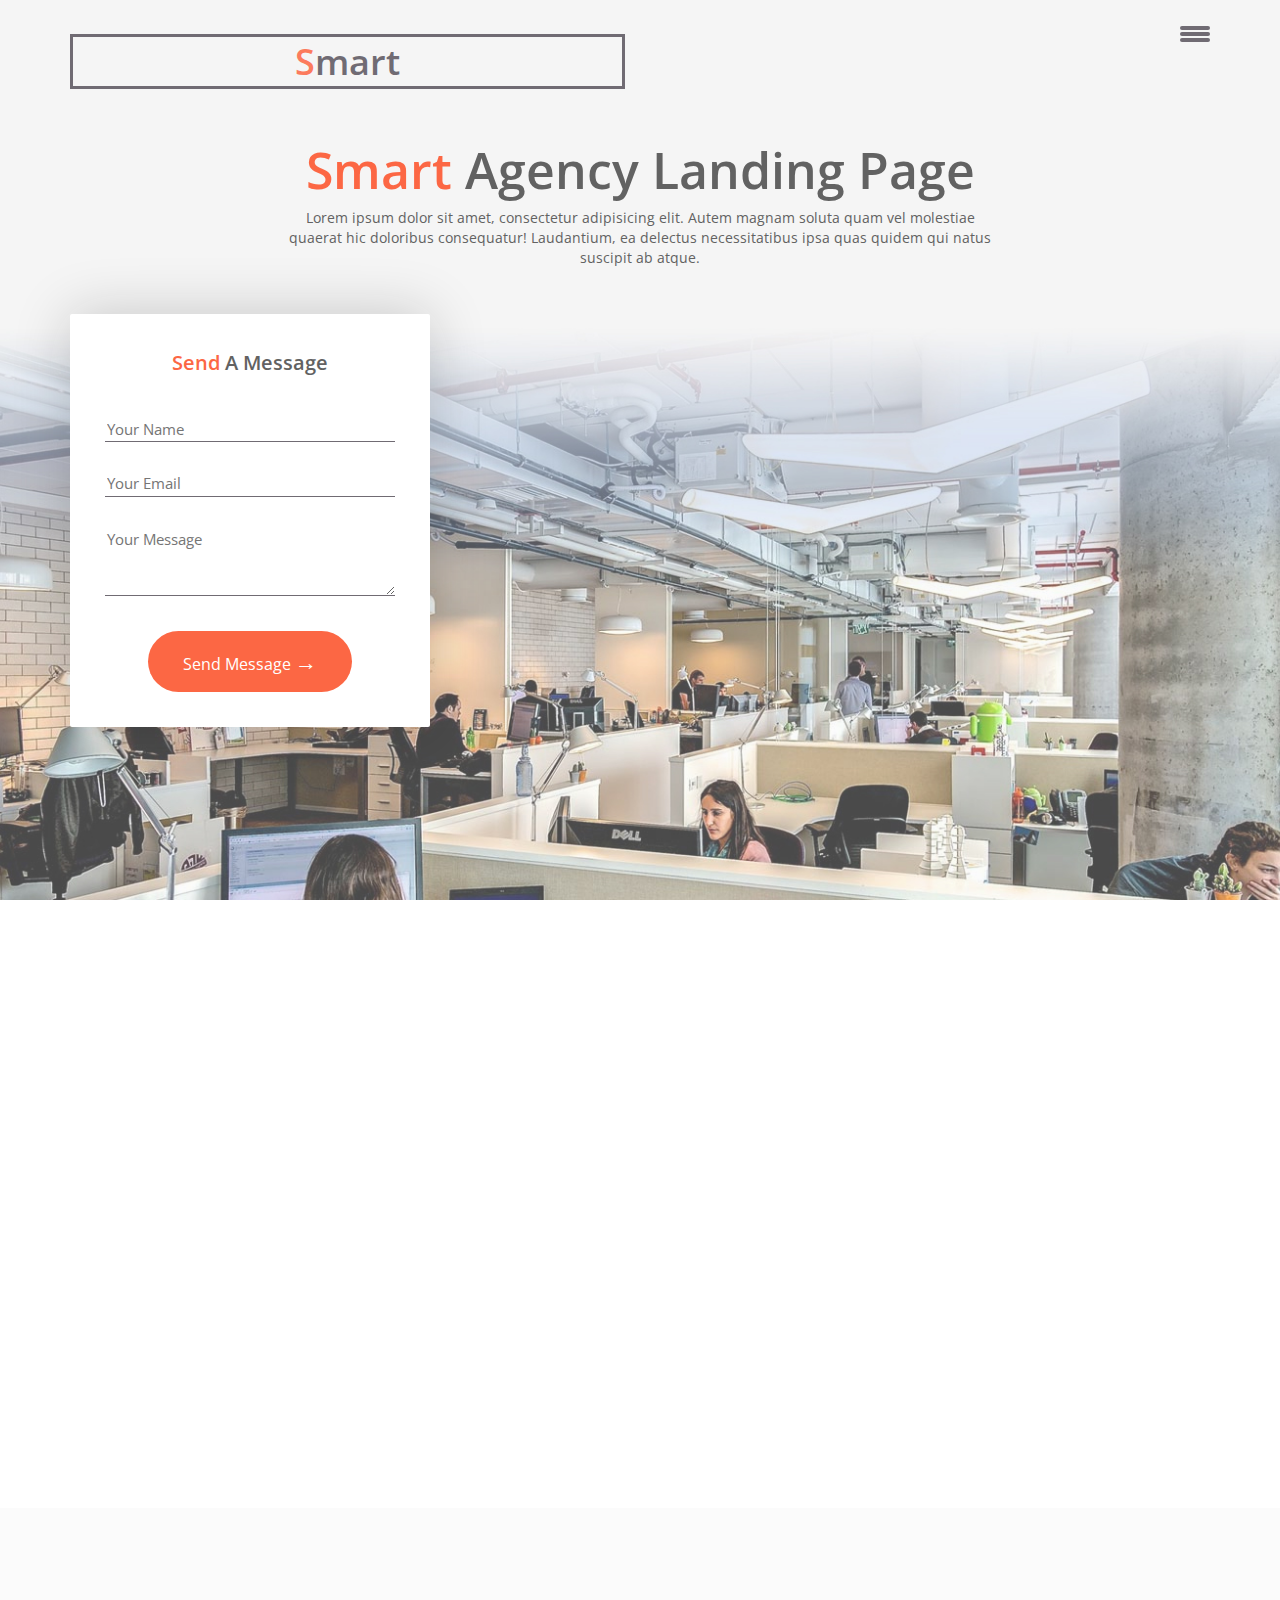
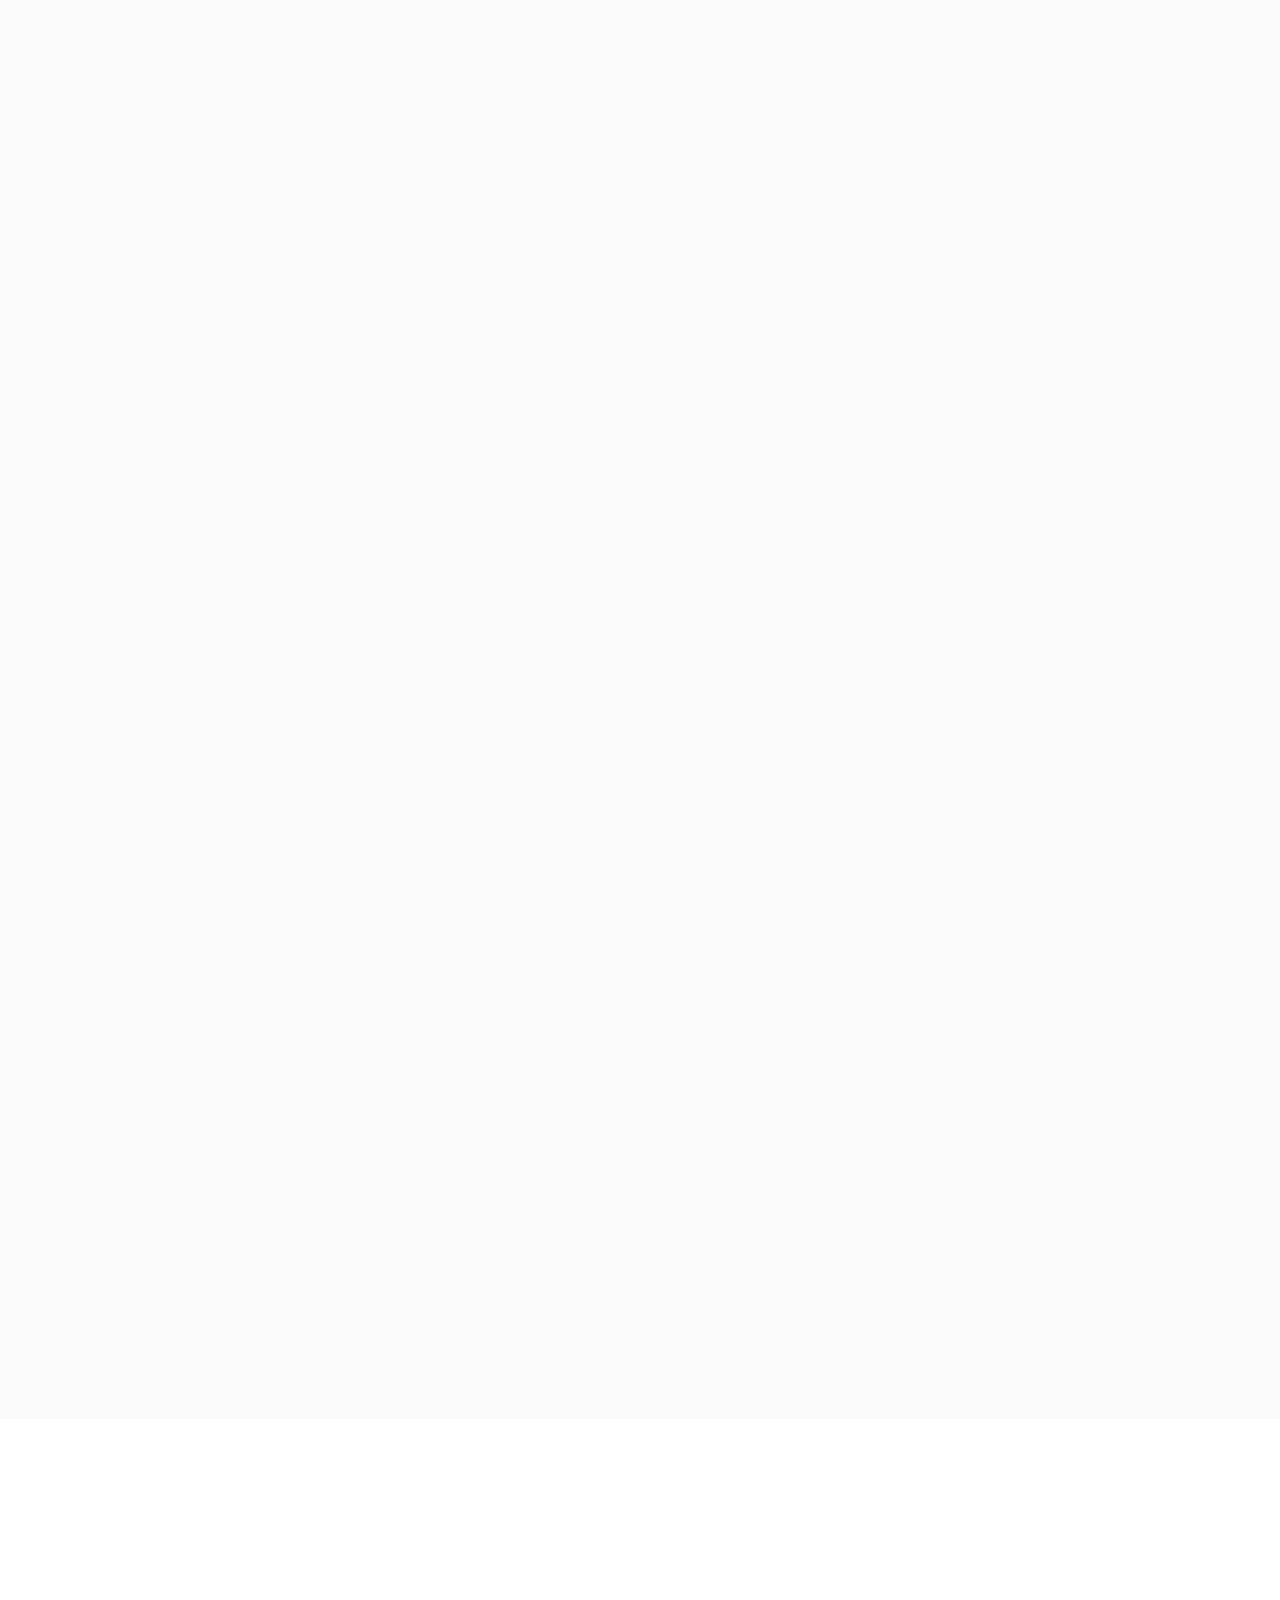
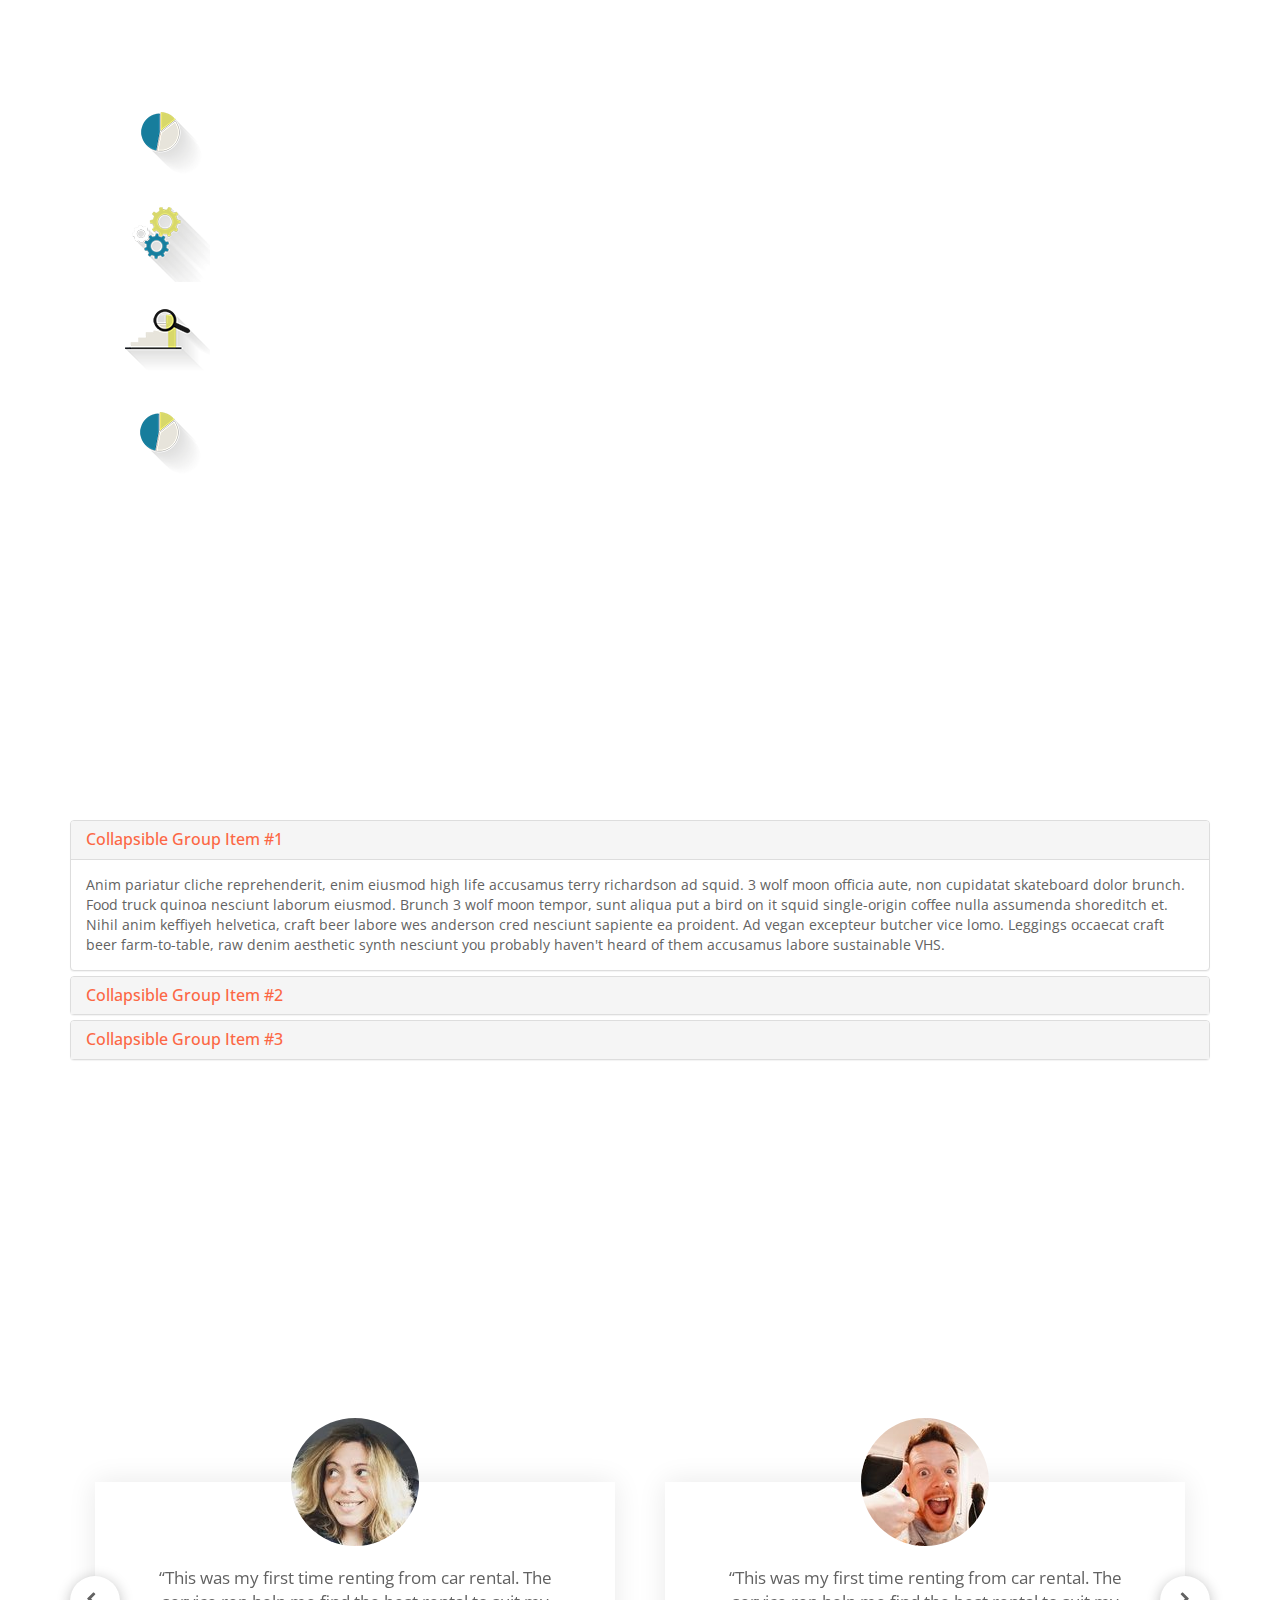
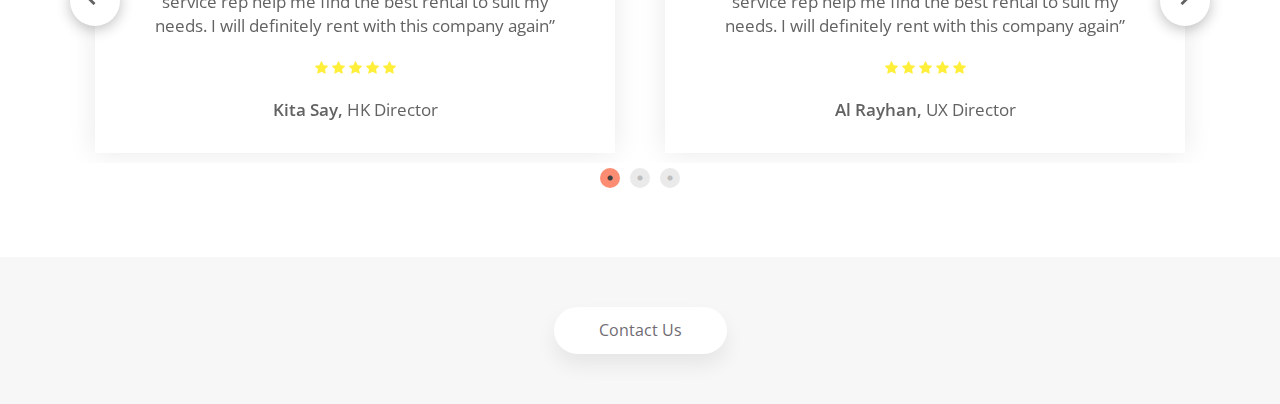
<file: lesson18/index.html>
<!DOCTYPE html>
<html lang="en">
  <head>
    <meta charset="utf-8">
    <meta http-equiv="X-UA-Compatible" content="IE=edge">
    <meta name="viewport" content="width=device-width, initial-scale=1">
    <!-- The above 3 meta tags *must* come first in the head; any other head content must come *after* these tags -->
    <title>Урок №18</title>

    <link href="https://fonts.googleapis.com/css?family=Open+Sans:300,400,600,700&amp;subset=cyrillic" rel="stylesheet">
    <!-- Bootstrap -->
	<link href="css/bootstrap.min.css" rel="stylesheet">
  	<link rel="stylesheet" href="css/style.css">
  	<link rel="stylesheet" href="css/font-awesome.min.css">
  	<link rel="stylesheet" href="slick/slick.css">
  	<link rel="stylesheet" href="slick/slick-theme.css">
  	<link rel="stylesheet" href="css/animate.css">
    <!-- HTML5 shim and Respond.js for IE8 support of HTML5 elements and media queries -->
    <!-- WARNING: Respond.js doesn't work if you view the page via file:// -->
    <!--[if lt IE 9]>
      <script src="https://oss.maxcdn.com/html5shiv/3.7.3/html5shiv.min.js"></script>
      <script src="https://oss.maxcdn.com/respond/1.4.2/respond.min.js"></script>
    <![endif]-->
  </head>
  <body>

	<header id="main">
		<div class="container">
			<div class="row main-head">
				<div class="col-lg-6 main-logo">
					<div class="main-logo-border">
						<p><span class="color-logo">S</span>mart</p>
					</div>
				</div>
				<div class="col-lg-6 main-nav">
					<a class="main-nav-bar" href="#">
						<span class="line"></span>
					</a>
				</div>
			</div>
	      <div class="row main-text">
	        <div class="col-lg-8 col-lg-offset-2 text-center">
	          <h1 class="wow pulse"><span>Smart</span> Agency Landing Page</h1>
	          <p class="wow pulse" data-wow-delay="0.2s">Lorem ipsum dolor sit amet, consectetur adipisicing elit. Autem magnam soluta quam vel molestiae quaerat hic doloribus consequatur! Laudantium, ea delectus necessitatibus ipsa quas quidem qui natus suscipit ab atque.</p>
	        </div>
	      </div>
	      <div class="row">
	        <div class="col-lg-4">
	          <div class="main-form wow shake" data-wow-delay="2s">
	            <p class="main-form-header"><span>Send</span> A Message</p>
	            <form action="#">
	              <input type="text" placeholder="Your Name">
	              <input type="email" required placeholder="Your Email">
	              <textarea placeholder="Your Message" rows="3"></textarea>
	              <button class="main-form-btn" type="submit">Send Message <span class="sign">&rarr;</span></button>
	            </form>
	          </div>
	        </div>
	      </div>
		</div>
	</header>

	<section id="process">
		<div class="container">
			<div class="row">
				<div class="col-lg-12 section-header text-center">
					<h2 class="wow pulse"><span>Workink</span> Process</h2>
					<p class="wow pulse" data-wow-delay="0.2s">Lorem ipsum dolor sit amet, consectetur adipisicing elit. Sunt minima assumenda, porro doloribus eaque.</p>
				</div>
			</div>
			<div class="row">
				<div class="col-lg-3">
					<div class="process-box wow fadeInLeft box-tomi" data-wow-delay="0.2s">
						<i class="fa fa-magnet"></i>
						<h4>
							Koc Koi Tomi
						</h4>
						<p>Lorem ipsum dolor sit amet, consectetur adipisicing.</p>
						<button class="process-btn"><span class="btn-plus"></span>Know More</button>
					</div>
				</div>
				<div class="col-lg-3">
					<div class="process-box wow fadeInLeft box-koimona" data-wow-delay="0.4s">
						<i class="fa fa-bug"></i>
						<h4>
							Koimona Set
						</h4>
						<p>Lorem ipsum dolor sit amet, consectetur adipisicing.</p>
						<button class="process-btn"><span class="btn-plus"></span>Know More</button>
					</div>
				</div>
				<div class="col-lg-3">
					<div class="process-box wow fadeInLeft box-koire" data-wow-delay="0.6s">
						<i class="fa fa-cogs"></i>
						<h4>
							Setting Koire
						</h4>
						<p>Lorem ipsum dolor sit amet, consectetur adipisicing.</p>
						<button class="process-btn"><span class="btn-plus"></span>Know More</button>
					</div>
				</div>
				<div class="col-lg-3">
					<div class="process-box wow fadeInLeft box-lara" data-wow-delay="0.8s">
						<i class="fa fa-camera-retro"></i>
						<h4>
							Ko Image Lara
						</h4>
						<p>Lorem ipsum dolor sit amet, consectetur adipisicing.</p>
						<button class="process-btn"><span class="btn-plus"></span>Know More</button>
					</div>
				</div>
			</div>
		</div>
	</section>

	<section id="works">
		<div class="container">
			<div class="row">
				<div class="col-lg-12 section-header text-center">
					<h2 class="wow pulse"><span>Featured</span> Works</h2>
					<p class="wow pulse" data-wow-delay="0.2s">Lorem ipsum dolor sit amet, consectetur adipisicing elit. Repudiandae nisi obcaecati libero!</p>
				</div>
			</div>
			<div class="row works-row">
				<div class="col-lg-4">
					<div class="works-box wow fadeIn">
						<img src="img/works/1.png" alt="Описание картинки">
						<div class="signature">
							<div class="sign">
								<p>Work #1</p>
							<button>Visit Gallery</button>
							</div>							
						</div>
					</div>
				</div>
				<div class="col-lg-4">
					<div class="works-box wow fadeIn">
						<img src="img/works/2.jpg" alt="Описание картинки">
						<div class="signature">
							<div class="sign">
								<p>Work #2</p>
							<button>Visit Gallery</button>
							</div>							
						</div>
					</div>
				</div>
				<div class="col-lg-4">
					<div class="works-box wow fadeIn">
						<img src="img/works/3.png" alt="Описание картинки">
						<div class="signature">
							<div class="sign">
								<p>Work #3</p>
							<button>Visit Gallery</button>
							</div>							
						</div>
					</div>
				</div>
			</div><!-- /row -->
			<div class="row works-row">
				<div class="col-lg-4">
					<div class="works-box wow fadeIn">
						<img src="img/works/4.png" alt="Описание картинки">
						<div class="signature">
							<div class="sign">
								<p>Work #4</p>
							<button>Visit Gallery</button>
							</div>							
						</div>
					</div>
				</div>
				<div class="col-lg-4">
					<div class="works-box wow fadeIn">
						<img src="img/works/5.jpg" alt="Описание картинки">
						<div class="signature">
							<div class="sign">
								<p>Work #5</p>
							<button>Visit Gallery</button>
							</div>							
						</div>
					</div>
				</div>
				<div class="col-lg-4">
					<div class="works-box wow fadeIn">
						<img src="img/works/6.png" alt="Описание картинки">
						<div class="signature">
							<div class="sign">
								<p>Work #6</p>
							<button>Visit Gallery</button>
							</div>							
						</div>
					</div>
				</div>
			</div><!-- /row -->
			<div class="row works-row">
				<div class="col-lg-4">
					<div class="works-box wow fadeIn">
						<img src="img/works/7.png" alt="Описание картинки">
						<div class="signature">
							<div class="sign">
								<p>Work #7</p>
							<button>Visit Gallery</button>
							</div>							
						</div>
					</div>
				</div>
				<div class="col-lg-4">
					<div class="works-box wow fadeIn">
						<img src="img/works/8.png" alt="Описание картинки">
						<div class="signature">
							<div class="sign">
								<p>Work #8</p>
							<button>Visit Gallery</button>
							</div>							
						</div>
					</div>
				</div>
				<div class="col-lg-4">
					<div class="works-box wow fadeIn">
						<img src="img/works/9.jpg" alt="Описание картинки">
						<div class="signature">
							<div class="sign">
								<p>Work #9</p>
							<button>Visit Gallery</button>
							</div>							
						</div>
					</div>
				</div>
			</div><!-- /row -->
		</div>
	</section>

	<section id="services">
		<div class="container">
			<div class="row">
				<div class="col-lg-12 section-header text-center">
					<h2 class="wow pulse"><span>Services</span> We Provide</h2>
					<p class="wow pulse" data-wow-delay="0.2s">Lorem ipsum dolor sit amet, consectetur adipisicing elit. Voluptatem!</p>
				</div>
			</div>
			<div class="row">
				<div class="col-lg-2">
					<ul role="tablist" class="services-list">
						<li role="presentation" class="seervices-list-item"><a href="#app" aria-controls="app" role="tab" data-toggle="tab"><img src="img/services/1.png" alt="1"></a></li>
						<li role="presentation" class="seervices-list-item"><a href="#global" aria-controls="global" role="tab" data-toggle="tab"><img src="img/services/2.png" alt="2"></a></li>
						<li role="presentation" class="seervices-list-item"><a href="#web" aria-controls="web" role="tab" data-toggle="tab"><img src="img/services/3.png" alt="3"></a></li>
						<li role="presentation" class="seervices-list-item"><a href="#play" aria-controls="play" role="tab" data-toggle="tab"><img src="img/services/4.png" alt="4"></a></li>
					</ul>
				</div>
				<div class="col-lg-10">
					<div class="services-info tab-content">
						<div id="app" role="tabpanel" class="row tab-pane fade in active wow fadeInRight">
							<div class="col-lg-8">
								<h4>
									Modern App Design
								</h4>
								<span class="services-line"></span>
								<p>Lorem ipsum dolor sit amet, consectetur adipisicing elit. Numquam voluptates voluptatibus enim quis qui tempora quidem, velit suscipit culpa aspernatur, quo magni impedit ex a itaque odio atque, voluptatem in.<br><br>Lorem ipsum dolor sit amet, consectetur adipisicing elit. Perferendis, maiores!</p>
								<button class="services-btn"><span class="btn-plus"></span> Know more</button>
								<a class="services-btn" href="#0" id="modal-trigger" data-type="cd-modal-trigger"><span class="btn-plus"></span> Know more</a>
							</div>
							<div class="col-lg-4">
								<img class="img-responsive" src="img/services/info-1.png" alt="Часы">
							</div>
						</div><!-- /row -->
						<div id="global" role="tabpanel" class="row tab-pane fade wow fadeInRight">
							<div class="col-lg-8">
								<h4>
									Modern Global Design
								</h4>
								<span class="services-line"></span>
								<p>Lorem ipsum dolor sit amet, consectetur adipisicing elit. Numquam voluptates voluptatibus enim quis qui tempora quidem, velit suscipit culpa aspernatur, quo magni impedit ex a itaque odio atque, voluptatem in.<br><br>Lorem ipsum dolor sit amet, consectetur adipisicing elit. Perferendis, maiores!</p>
								<button class="services-btn"><span class="btn-plus"></span> Know more</button>
							</div>
							<div class="col-lg-4">
								<img class="img-responsive" src="img/services/info-2.png" alt="Часы">
							</div>
						</div><!-- /row -->
						<div id="web" role="tabpanel" class="row tab-pane fade wow fadeInRight">
							<div class="col-lg-8">
								<h4>
									Modern Web Design
								</h4>
								<span class="services-line"></span>
								<p>Lorem ipsum dolor sit amet, consectetur adipisicing elit. Numquam voluptates voluptatibus enim quis qui tempora quidem, velit suscipit culpa aspernatur, quo magni impedit ex a itaque odio atque, voluptatem in.<br><br>Lorem ipsum dolor sit amet, consectetur adipisicing elit. Perferendis, maiores!</p>
								<button class="services-btn"><span class="btn-plus"></span> Know more</button>
							</div>
							<div class="col-lg-4">
								<img class="img-responsive" src="img/services/info-3.png" alt="Часы">
							</div>
						</div><!-- /row -->
						<div id="play" role="tabpanel" class="row tab-pane fade wow fadeInRight">
							<div class="col-lg-8">
								<h4>
									Modern Play Design
								</h4>
								<span class="services-line"></span>
								<p>Lorem ipsum dolor sit amet, consectetur adipisicing elit. Numquam voluptates voluptatibus enim quis qui tempora quidem, velit suscipit culpa aspernatur, quo magni impedit ex a itaque odio atque, voluptatem in.<br><br>Lorem ipsum dolor sit amet, consectetur adipisicing elit. Perferendis, maiores!</p>
								<button class="services-btn"><span class="btn-plus"></span> Know more</button>
							</div>
							<div class="col-lg-4">
								<img class="img-responsive" src="img/services/info-4.png" alt="Часы">
							</div>
						</div><!-- /row -->
					</div>
				</div>
			</div>
		</div>
	</section>

	<section id="FAQ">
		<div class="container">
			<div class="row">
				<div class="col-lg-12 section-header text-center">
					<h2 class="wow pulse"><span>Frequently</span> Asked Questions</h2>
					<p class="wow pulse" data-wow-delay="0.2s">Lorem ipsum dolor sit amet, consectetur adipisicing elit. Quidem voluptate, culpa!</p>
				</div>
			</div><!-- /row -->
			<div class="row">
				<div class="col-lg-12">
					<div class="panel-group" id="accordion" role="tablist" aria-multiselectable="true">
					  <div class="panel panel-default">
					    <div class="panel-heading" role="tab" id="headingOne">
					      <h4 class="panel-title">
					        <a role="button" data-toggle="collapse" data-parent="#accordion" href="#collapseOne" aria-expanded="true" aria-controls="collapseOne">
					          Collapsible Group Item #1
					        </a>
					      </h4>
					    </div>
					    <div id="collapseOne" class="panel-collapse collapse in" role="tabpanel" aria-labelledby="headingOne">
					      <div class="panel-body">
					        Anim pariatur cliche reprehenderit, enim eiusmod high life accusamus terry richardson ad squid. 3 wolf moon officia aute, non cupidatat skateboard dolor brunch. Food truck quinoa nesciunt laborum eiusmod. Brunch 3 wolf moon tempor, sunt aliqua put a bird on it squid single-origin coffee nulla assumenda shoreditch et. Nihil anim keffiyeh helvetica, craft beer labore wes anderson cred nesciunt sapiente ea proident. Ad vegan excepteur butcher vice lomo. Leggings occaecat craft beer farm-to-table, raw denim aesthetic synth nesciunt you probably haven't heard of them accusamus labore sustainable VHS.
					      </div>
					    </div>
					  </div>
					  <div class="panel panel-default">
					    <div class="panel-heading" role="tab" id="headingTwo">
					      <h4 class="panel-title">
					        <a class="collapsed" role="button" data-toggle="collapse" data-parent="#accordion" href="#collapseTwo" aria-expanded="false" aria-controls="collapseTwo">
					          Collapsible Group Item #2
					        </a>
					      </h4>
					    </div>
					    <div id="collapseTwo" class="panel-collapse collapse" role="tabpanel" aria-labelledby="headingTwo">
					      <div class="panel-body">
					        Anim pariatur cliche reprehenderit, enim eiusmod high life accusamus terry richardson ad squid. 3 wolf moon officia aute, non cupidatat skateboard dolor brunch. Food truck quinoa nesciunt laborum eiusmod. Brunch 3 wolf moon tempor, sunt aliqua put a bird on it squid single-origin coffee nulla assumenda shoreditch et. Nihil anim keffiyeh helvetica, craft beer labore wes anderson cred nesciunt sapiente ea proident. Ad vegan excepteur butcher vice lomo. Leggings occaecat craft beer farm-to-table, raw denim aesthetic synth nesciunt you probably haven't heard of them accusamus labore sustainable VHS.
					      </div>
					    </div>
					  </div>
					  <div class="panel panel-default">
					    <div class="panel-heading" role="tab" id="headingThree">
					      <h4 class="panel-title">
					        <a class="collapsed" role="button" data-toggle="collapse" data-parent="#accordion" href="#collapseThree" aria-expanded="false" aria-controls="collapseThree">
					          Collapsible Group Item #3
					        </a>
					      </h4>
					    </div>
					    <div id="collapseThree" class="panel-collapse collapse" role="tabpanel" aria-labelledby="headingThree">
					      <div class="panel-body">
					        Anim pariatur cliche reprehenderit, enim eiusmod high life accusamus terry richardson ad squid. 3 wolf moon officia aute, non cupidatat skateboard dolor brunch. Food truck quinoa nesciunt laborum eiusmod. Brunch 3 wolf moon tempor, sunt aliqua put a bird on it squid single-origin coffee nulla assumenda shoreditch et. Nihil anim keffiyeh helvetica, craft beer labore wes anderson cred nesciunt sapiente ea proident. Ad vegan excepteur butcher vice lomo. Leggings occaecat craft beer farm-to-table, raw denim aesthetic synth nesciunt you probably haven't heard of them accusamus labore sustainable VHS.
					      </div>
					    </div>
					  </div>
					</div><!-- /accordion -->
				</div><!-- /col-lg-12 -->
			</div><!-- /row -->
		</div><!-- /container -->
	</section>

	<section id="feedback">
			<div class="container">
				<div class="row">
					<div class="col-lg-12 section-header text-center">
						<h2 class="wow pulse"><span>Clients</span> Said</h2>
						<p class="wow pulse" data-wow-delay="0.2s">Lorem ipsum dolor sit amet, consectetur adipisicing elit. Omnis exercitationem quaerat maiores!</p>
					</div>
				</div><!-- /row -->
				<div class="row">
					<div class="col-lg-12">
						<div class="feedback-slider">
							<div class="feedback-slider-item text-center">
								<div class="feedback-box">
									<img class="img-circle center-block feedback-img" src="img/feedback/2.jpg" alt="Kita Say">
									<div class="feedback-shadow">
										<p>“This was my first time renting from car rental. The service rep help me find the best rental to suit my needs. I will definitely rent with this company again”</p>
										<i class="fa fa-star"></i>
										<i class="fa fa-star"></i>
										<i class="fa fa-star"></i>
										<i class="fa fa-star"></i>
										<i class="fa fa-star"></i>
										<p><span>Kita Say,</span> HK Director</p>
									</div>
								</div>
							</div>
							<div class="feedback-slider-item text-center">
								<div class="feedback-box">
									<img class="img-circle center-block feedback-img" src="img/feedback/1.jpg" alt="Al Rayhan">
									<div class="feedback-shadow">
										<p>“This was my first time renting from car rental. The service rep help me find the best rental to suit my needs. I will definitely rent with this company again”</p>
										<i class="fa fa-star"></i>
										<i class="fa fa-star"></i>
										<i class="fa fa-star"></i>
										<i class="fa fa-star"></i>
										<i class="fa fa-star"></i>
										<p><span>Al Rayhan,</span> UX Director</p>
									</div>
								</div>
							</div>
							<div class="feedback-slider-item text-center">
								<div class="feedback-box">
									<img class="img-circle center-block feedback-img" src="img/feedback/2.jpg" alt="Kita Say">
									<div class="feedback-shadow">
										<p>“This was my first time renting from car rental. The service rep help me find the best rental to suit my needs. I will definitely rent with this company again”</p>
										<i class="fa fa-star"></i>
										<i class="fa fa-star"></i>
										<i class="fa fa-star"></i>
										<i class="fa fa-star"></i>
										<i class="fa fa-star"></i>
										<p><span>Kita Say,</span> HK Director</p>
									</div>
								</div>
							</div>
							<div class="feedback-slider-item text-center">
								<div class="feedback-box">
									<img class="img-circle center-block feedback-img" src="img/feedback/1.jpg" alt="Al Rayhan">
									<div class="feedback-shadow">
										<p>“This was my first time renting from car rental. The service rep help me find the best rental to suit my needs. I will definitely rent with this company again”</p>
										<i class="fa fa-star"></i>
										<i class="fa fa-star"></i>
										<i class="fa fa-star"></i>
										<i class="fa fa-star"></i>
										<i class="fa fa-star"></i>
										<p><span>Al Rayhan,</span> UX Director</p>
									</div>
								</div>
							</div>
							<div class="feedback-slider-item text-center">
								<div class="feedback-box">
									<img class="img-circle center-block feedback-img" src="img/feedback/2.jpg" alt="Kita Say">
									<div class="feedback-shadow">
										<p>“This was my first time renting from car rental. The service rep help me find the best rental to suit my needs. I will definitely rent with this company again”</p>
										<i class="fa fa-star"></i>
										<i class="fa fa-star"></i>
										<i class="fa fa-star"></i>
										<i class="fa fa-star"></i>
										<i class="fa fa-star"></i>
										<p><span>Kita Say,</span> HK Director</p>
									</div>
								</div>
							</div>
							<div class="feedback-slider-item text-center">
								<div class="feedback-box">
									<img class="img-circle center-block feedback-img" src="img/feedback/1.jpg" alt="Al Rayhan">
									<div class="feedback-shadow">
										<p>“This was my first time renting from car rental. The service rep help me find the best rental to suit my needs. I will definitely rent with this company again”</p>
										<i class="fa fa-star"></i>
										<i class="fa fa-star"></i>
										<i class="fa fa-star"></i>
										<i class="fa fa-star"></i>
										<i class="fa fa-star"></i>
										<p><span>Al Rayhan,</span> UX Director</p>
									</div>
								</div>
							</div>
						</div>
					</div>
				</div>
			</div>
		</section>

		<footer id="footer">
			<div class="container">
				<div class="row">
					<div class="col-lg-12 text-center">
						<button data-toggle="modal" data-target="#modal-1" class="footer-btn">Contact Us</button>
					</div>
				</div>
			</div>
		</footer>

		<!-- modals -->
		<div class="modal fade" id="modal-l" data-backdrop="true" data-keyboard="true" tabindex="-1" role="dialog" aria-labelledby="myModalLabel">
		  <div class="modal-dialog" role="document">
		    <div class="modal-content">
		      <div class="modal-header">
		        <button type="button" class="close" data-dismiss="modal" aria-label="Close"><span aria-hidden="true">&times;</span></button>
		        <h4 class="modal-title" id="myModalLabel">Заголовок окна</h4>
		      </div>
		      <div class="modal-body">
		        <p>Содержимое всплывающего окна</p>
		      </div>
		      <div class="modal-footer">
		        <button type="button" class="btn btn-default" data-dismiss="modal">Close</button>
		        <button type="button" class="btn btn-primary">Save changes</button>
		      </div>
		    </div>
		  </div>
		</div>

		<!-- SVG Modal Window -->
		<div class="cd-modal" data-modal="modal-trigger">
		<div class="cd-svg-bg" 
		data-step1="M-59.9,540.5l-0.9-1.4c-0.1-0.1,0-0.3,0.1-0.3L864.8-41c0.1-0.1,0.3,0,0.3,0.1l0.9,1.4c0.1,0.1,0,0.3-0.1,0.3L-59.5,540.6 C-59.6,540.7-59.8,540.7-59.9,540.5z" 
		data-step2="M33.8,690l-188.2-300.3c-0.1-0.1,0-0.3,0.1-0.3l925.4-579.8c0.1-0.1,0.3,0,0.3,0.1L959.6,110c0.1,0.1,0,0.3-0.1,0.3 L34.1,690.1C34,690.2,33.9,690.1,33.8,690z" 
		data-step3="M-465.1,287.5l-0.9-1.4c-0.1-0.1,0-0.3,0.1-0.3L459.5-294c0.1-0.1,0.3,0,0.3,0.1l0.9,1.4c0.1,0.1,0,0.3-0.1,0.3 l-925.4,579.8C-464.9,287.7-465,287.7-465.1,287.5z" 
		data-step4="M-329.3,504.3l-272.5-435c-0.1-0.1,0-0.3,0.1-0.3l925.4-579.8c0.1-0.1,0.3,0,0.3,0.1l272.5,435c0.1,0.1,0,0.3-0.1,0.3 l-925.4,579.8C-329,504.5-329.2,504.5-329.3,504.3z" 
		data-step5="M341.1,797.5l-0.9-1.4c-0.1-0.1,0-0.3,0.1-0.3L1265.8,216c0.1-0.1,0.3,0,0.3,0.1l0.9,1.4c0.1,0.1,0,0.3-0.1,0.3L341.5,797.6 C341.4,797.7,341.2,797.7,341.1,797.5z" 
		data-step6="M476.4,1013.4L205,580.3c-0.1-0.1,0-0.3,0.1-0.3L1130.5,0.2c0.1-0.1,0.3,0,0.3,0.1l271.4,433.1c0.1,0.1,0,0.3-0.1,0.3 l-925.4,579.8C476.6,1013.6,476.5,1013.5,476.4,1013.4z">
			<svg height="100%" width="100%" preserveAspectRatio="none" viewBox="0 0 800 500">
				<title>SVG Modal background</title>
				<path id="cd-changing-path-1" d="M-59.9,540.5l-0.9-1.4c-0.1-0.1,0-0.3,0.1-0.3L864.8-41c0.1-0.1,0.3,0,0.3,0.1l0.9,1.4c0.1,0.1,0,0.3-0.1,0.3L-59.5,540.6 C-59.6,540.7-59.8,540.7-59.9,540.5z"/>
				<path id="cd-changing-path-2" d="M-465.1,287.5l-0.9-1.4c-0.1-0.1,0-0.3,0.1-0.3L459.5-294c0.1-0.1,0.3,0,0.3,0.1l0.9,1.4c0.1,0.1,0,0.3-0.1,0.3 l-925.4,579.8C-464.9,287.7-465,287.7-465.1,287.5z"/>
				<path id="cd-changing-path-3" d="M341.1,797.5l-0.9-1.4c-0.1-0.1,0-0.3,0.1-0.3L1265.8,216c0.1-0.1,0.3,0,0.3,0.1l0.9,1.4c0.1,0.1,0,0.3-0.1,0.3L341.5,797.6 C341.4,797.7,341.2,797.7,341.1,797.5z"/>
			</svg>
		</div>

		<div class="cd-modal-content">
			<p>
				Lorem ipsum dolor sit amet, consectetur adipisicing elit. Ad modi repellendus, optio eveniet eligendi molestiae? Fugiat, temporibus! A rerum pariatur neque laborum earum, illum voluptatibus eum voluptatem fugiat, porro animi tempora? Sit harum nulla, nesciunt molestias, iusto aliquam aperiam est qui possimus reprehenderit ipsam ea aut assumenda inventore iste! Animi quaerat facere repudiandae earum quisquam accusamus tempora, delectus nesciunt, provident quae aliquam, voluptatum beatae quis similique in maiores repellat eligendi voluptas veniam optio illum vero! Eius, dignissimos esse eligendi veniam.
			</p>

			<p>
				Lorem ipsum dolor sit amet, consectetur adipisicing elit. Ad modi repellendus, optio eveniet eligendi molestiae? Fugiat, temporibus! A rerum pariatur neque laborum earum, illum voluptatibus eum voluptatem fugiat, porro animi tempora? Sit harum nulla, nesciunt molestias, iusto aliquam aperiam est qui possimus reprehenderit ipsam ea aut assumenda inventore iste! Animi quaerat facere repudiandae earum quisquam accusamus tempora, delectus nesciunt, provident quae aliquam, voluptatum beatae quis similique in maiores repellat eligendi voluptas veniam optio illum vero! Eius, dignissimos esse eligendi veniam.
			</p>
		</div> <!-- cd-modal-content -->

		<a href="#0" class="modal-close">Close</a>
	</div> <!-- cd-modal -->

	<div class="cd-cover-layer"></div> <!-- .cd-cover-layer -->

    <!-- jQuery (necessary for Bootstrap's JavaScript plugins) -->
    <script src="https://ajax.googleapis.com/ajax/libs/jquery/1.12.4/jquery.min.js"></script>
    <!-- Include all compiled plugins (below), or include individual files as needed -->
    <script src="js/bootstrap.min.js"></script>
    <script src="js/less.min.js"></script>
    <script src="slick/slick.min.js"></script>
    <script src="js/snap.svg-min.js"></script>
	<script src="js/main.js"></script> <!-- Resource jQuery -->
	<script src="js/wow.min.js"></script>
	<script>
		new WOW().init();
	</script>
    <script>
		$(document).ready(function(){
		  $('.feedback-slider').slick({
		  infinite: true,
		  slidesToShow: 2,
		  slidesToScroll: 2,
		  arrows: true,
		  prevArrow: '<i class="fa feedback-slider-arrows arrow-left fa-chevron-left"></i>',
		  nextArrow: '<i class="fa feedback-slider-arrows arrow-right fa-chevron-right"></i>',
		  dots: true
		  });
		});
    </script>
  </body>
</html>
</file>
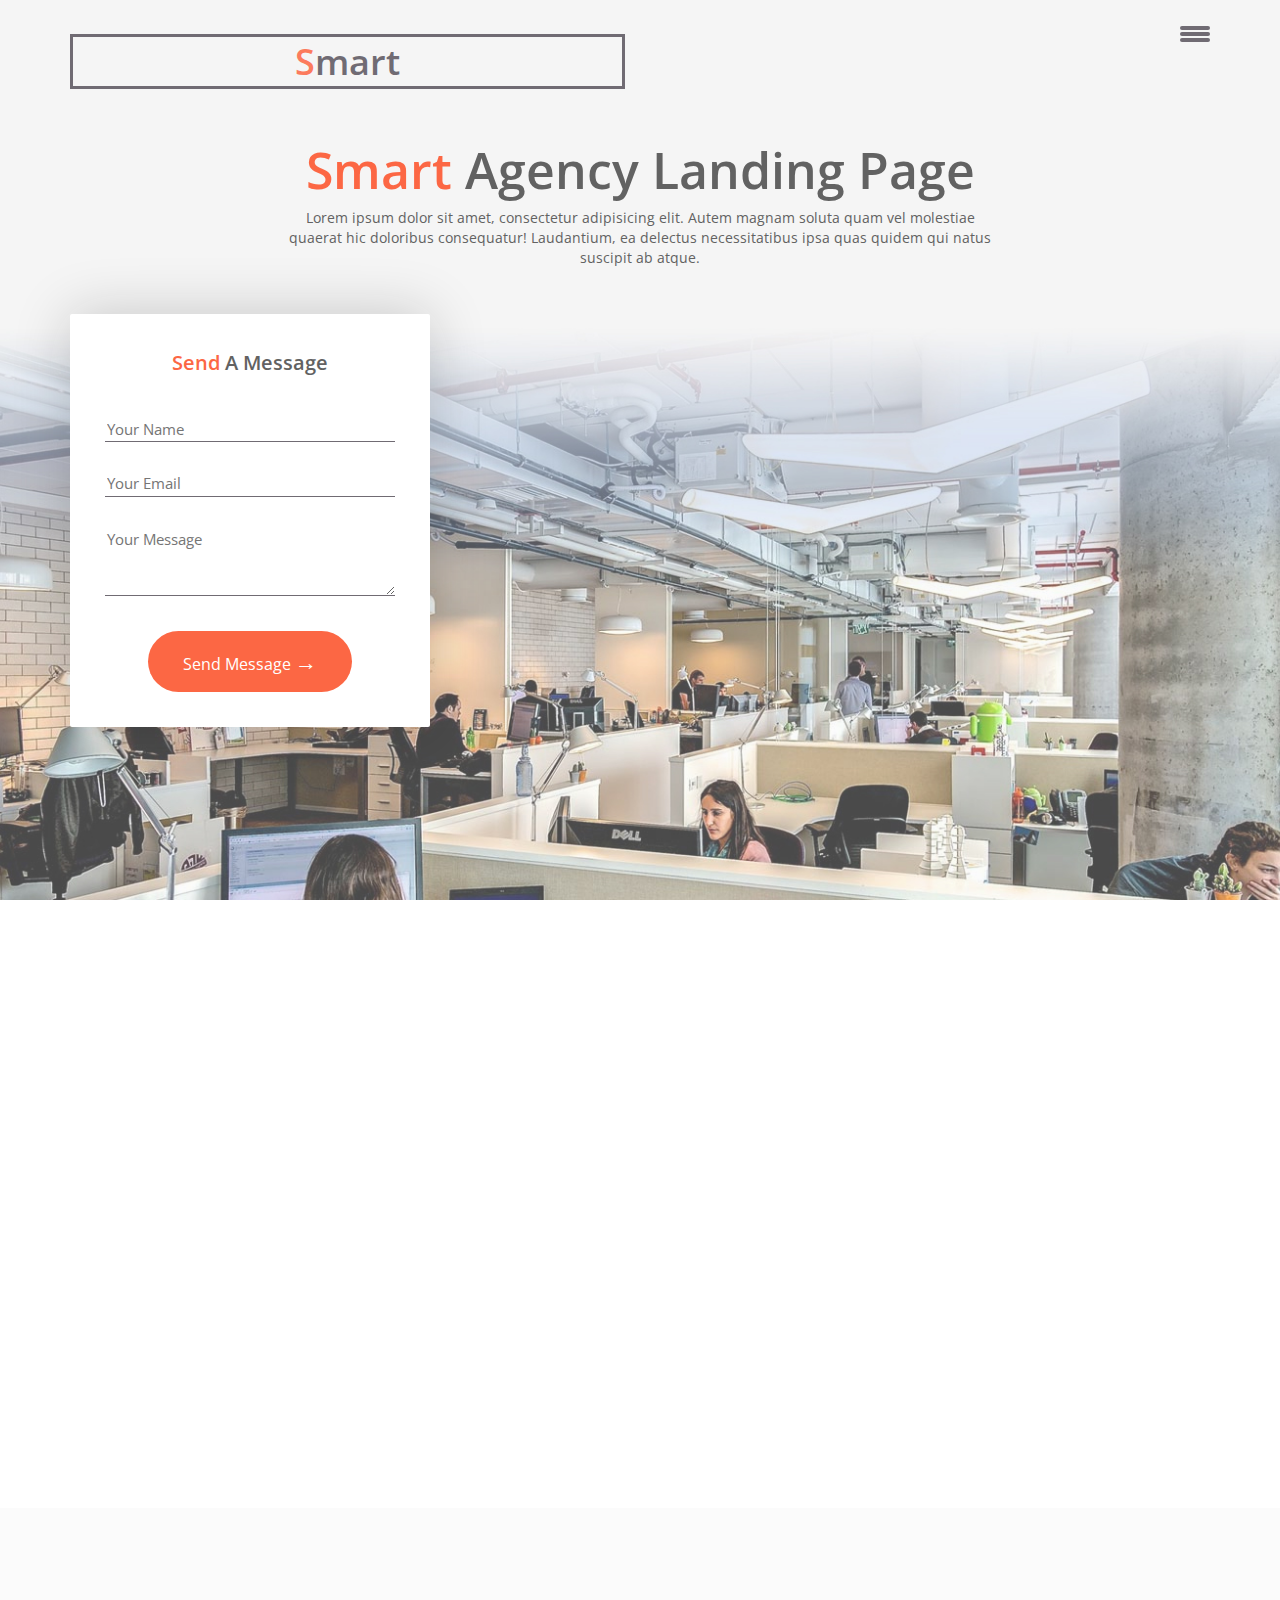
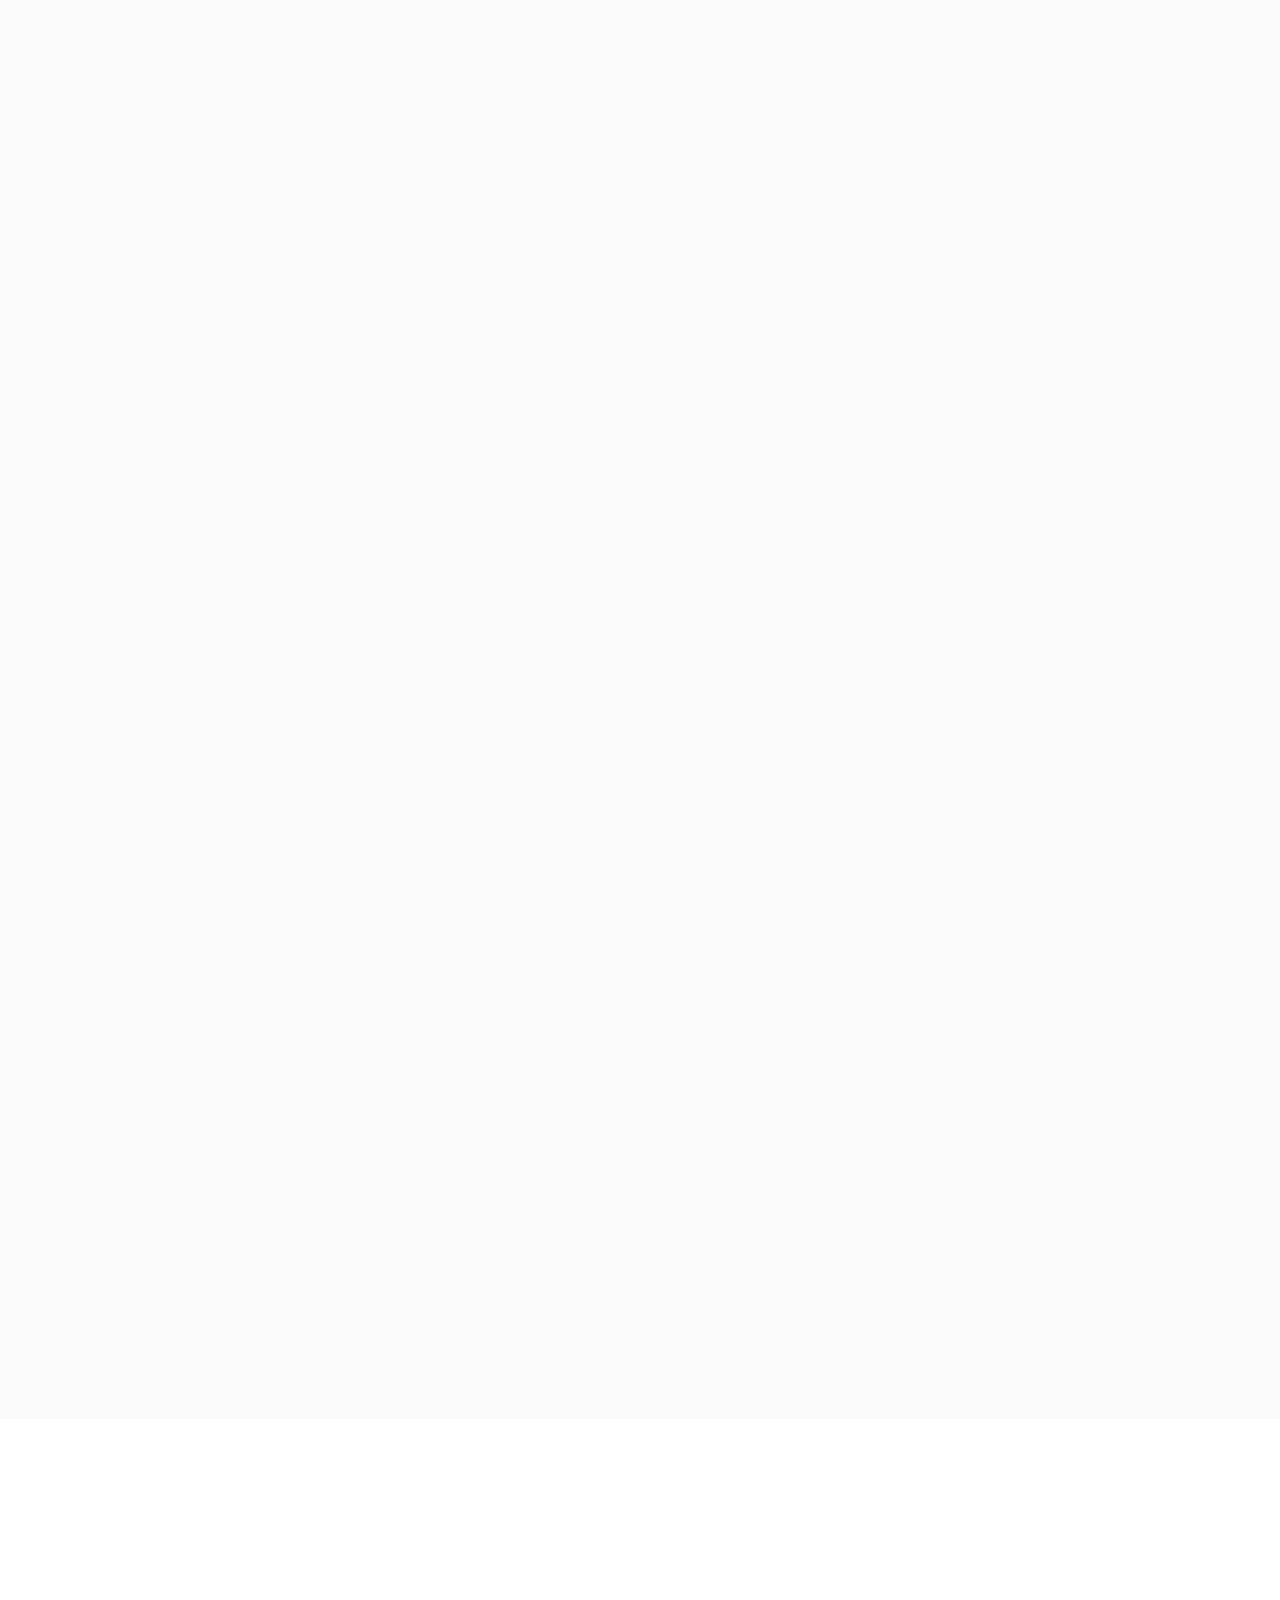
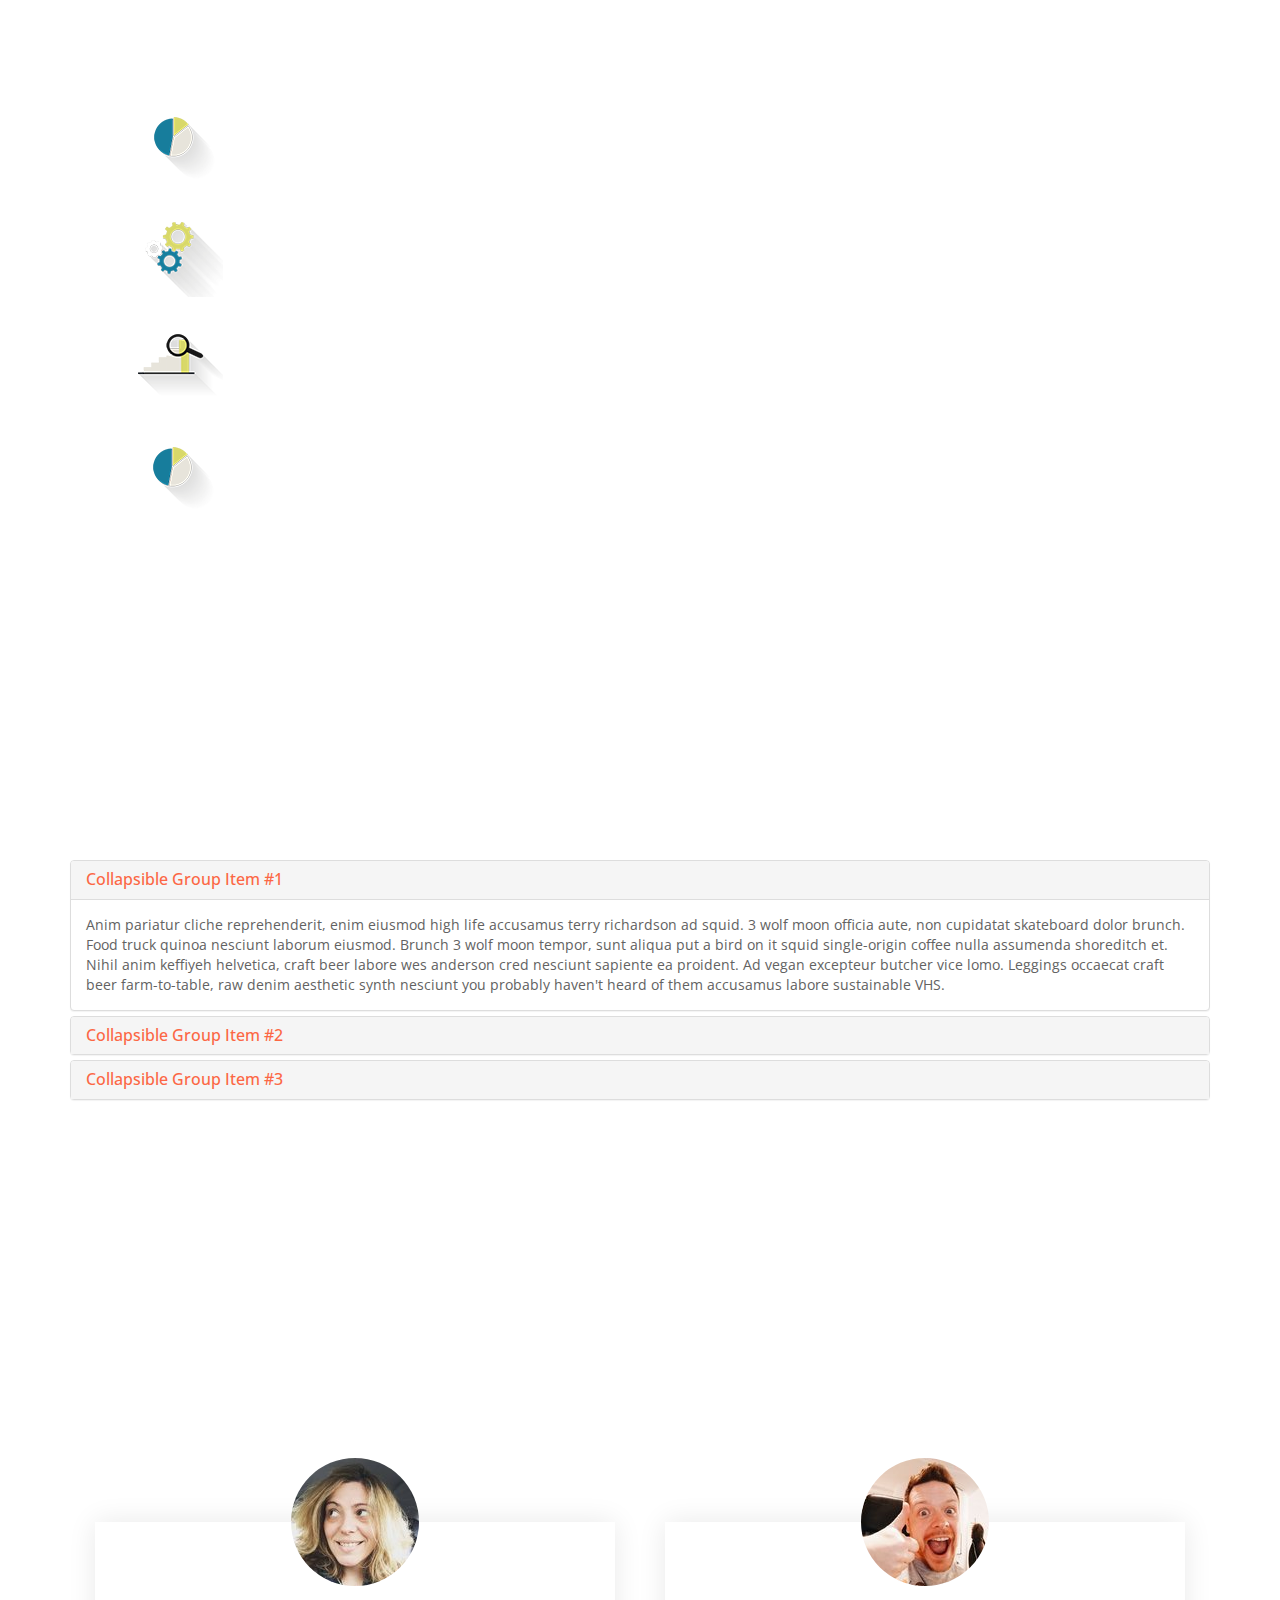
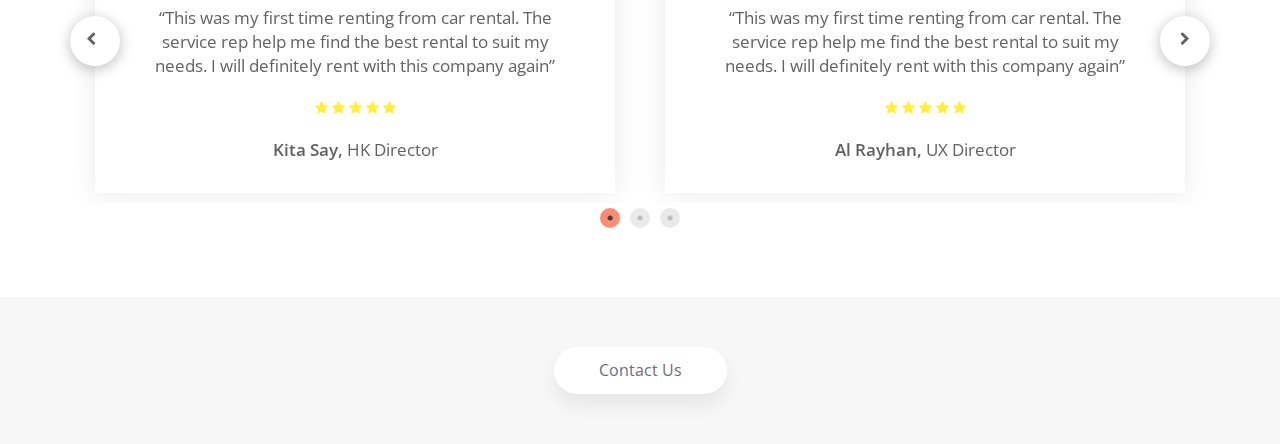
<file: lesson19/index.html>
<!DOCTYPE html>
<html lang="en">
  <head>
    <meta charset="utf-8">
    <meta http-equiv="X-UA-Compatible" content="IE=edge">
    <meta name="viewport" content="width=device-width, initial-scale=1">
    <!-- The above 3 meta tags *must* come first in the head; any other head content must come *after* these tags -->
    <title>Урок №19</title>

    <link href="https://fonts.googleapis.com/css?family=Open+Sans:300,400,600,700&amp;subset=cyrillic" rel="stylesheet">
    <!-- Bootstrap -->
	<link href="css/bootstrap.min.css" rel="stylesheet">
  	<link rel="stylesheet" href="css/style.css">
  	<link rel="stylesheet" href="css/font-awesome.min.css">
  	<link rel="stylesheet" href="slick/slick.css">
  	<link rel="stylesheet" href="slick/slick-theme.css">
  	<link rel="stylesheet" href="css/animate.css">
    <!-- HTML5 shim and Respond.js for IE8 support of HTML5 elements and media queries -->
    <!-- WARNING: Respond.js doesn't work if you view the page via file:// -->
    <!--[if lt IE 9]>
      <script src="https://oss.maxcdn.com/html5shiv/3.7.3/html5shiv.min.js"></script>
      <script src="https://oss.maxcdn.com/respond/1.4.2/respond.min.js"></script>
    <![endif]-->
  </head>
  <body>

	<header id="main">
		<div class="container">
			<div class="row main-head">
				<div class="col-xs-6 main-logo">
					<div class="main-logo-border">
						<p><span class="color-logo">S</span>mart</p>
					</div>
				</div>
				<div class="col-xs-6 main-nav">
					<a class="main-nav-bar" href="#">
						<span class="line"></span>
					</a>
				</div>
			</div>
	      <div class="row main-text">
	        <div class="col-lg-8 col-lg-offset-2 text-center">
	          <h1 class="wow pulse"><span>Smart</span> Agency Landing Page</h1>
	          <p class="wow pulse" data-wow-delay="0.2s">Lorem ipsum dolor sit amet, consectetur adipisicing elit. Autem magnam soluta quam vel molestiae quaerat hic doloribus consequatur! Laudantium, ea delectus necessitatibus ipsa quas quidem qui natus suscipit ab atque.</p>
	        </div>
	      </div>
	      <div class="row">
	        <div class="col-lg-4 col-lg-offset-0 col-md-4 col-md-offset-4 col-sm-8 col-sm-offset-2">
	          <div class="main-form wow shake" data-wow-delay="2s">
	            <p class="main-form-header"><span>Send</span> A Message</p>
	            <form action="#">
	              <input type="text" placeholder="Your Name">
	              <input type="email" required placeholder="Your Email">
	              <textarea placeholder="Your Message" rows="3"></textarea>
	              <button class="main-form-btn" type="submit">Send Message <span class="sign">&rarr;</span></button>
	            </form>
	          </div>
	        </div>
	      </div>
		</div>
	</header>

	<section id="process">
		<div class="container">
			<div class="row">
				<div class="col-xs-12 section-header text-center">
					<h2 class="wow pulse"><span>Workink</span> Process</h2>
					<p class="wow pulse" data-wow-delay="0.2s">Lorem ipsum dolor sit amet, consectetur adipisicing elit. Sunt minima assumenda, porro doloribus eaque.</p>
				</div>
			</div>
			<div class="row">
				<div class="col-md-3 col-sm-6 col-xs-12">
					<div class="process-box wow fadeInLeft box-tomi" data-wow-delay="0.2s">
						<i class="fa fa-magnet"></i>
						<h4>
							Koc Koi Tomi
						</h4>
						<p>Lorem ipsum dolor sit amet, consectetur adipisicing.</p>
						<button class="process-btn"><span class="btn-plus"></span>Know More</button>
					</div>
				</div>
				<div class="col-md-3 col-sm-6 col-xs-12">
					<div class="process-box wow fadeInLeft box-koimona" data-wow-delay="0.4s">
						<i class="fa fa-bug"></i>
						<h4>
							Koimona Set
						</h4>
						<p>Lorem ipsum dolor sit amet, consectetur adipisicing.</p>
						<button class="process-btn"><span class="btn-plus"></span>Know More</button>
					</div>
				</div>
				<div class="col-md-3 col-sm-6 col-xs-12">
					<div class="process-box wow fadeInLeft box-koire" data-wow-delay="0.6s">
						<i class="fa fa-cogs"></i>
						<h4>
							Setting Koire
						</h4>
						<p>Lorem ipsum dolor sit amet, consectetur adipisicing.</p>
						<button class="process-btn"><span class="btn-plus"></span>Know More</button>
					</div>
				</div>
				<div class="col-md-3 col-sm-6 col-xs-12">
					<div class="process-box wow fadeInLeft box-lara" data-wow-delay="0.8s">
						<i class="fa fa-camera-retro"></i>
						<h4>
							Ko Image Lara
						</h4>
						<p>Lorem ipsum dolor sit amet, consectetur adipisicing.</p>
						<button class="process-btn"><span class="btn-plus"></span>Know More</button>
					</div>
				</div>
			</div>
		</div>
	</section>

	<section id="works">
		<div class="container">
			<div class="row">
				<div class="col-xs-12 section-header text-center">
					<h2 class="wow pulse"><span>Featured</span> Works</h2>
					<p class="wow pulse" data-wow-delay="0.2s">Lorem ipsum dolor sit amet, consectetur adipisicing elit. Repudiandae nisi obcaecati libero!</p>
				</div>
			</div>
			<div class="row works-row">
				<div class="col-md-4 col-sm-4">
					<div class="works-box wow fadeIn">
						<img src="img/works/1.png" alt="Описание картинки">
						<div class="signature">
							<div class="sign">
								<p>Work #1</p>
							<button>Visit Gallery</button>
							</div>							
						</div>
					</div>
				</div>
				<div class="col-md-4 col-sm-4">
					<div class="works-box wow fadeIn">
						<img src="img/works/2.jpg" alt="Описание картинки">
						<div class="signature">
							<div class="sign">
								<p>Work #2</p>
							<button>Visit Gallery</button>
							</div>							
						</div>
					</div>
				</div>
				<div class="col-md-4 col-sm-4">
					<div class="works-box wow fadeIn">
						<img src="img/works/3.png" alt="Описание картинки">
						<div class="signature">
							<div class="sign">
								<p>Work #3</p>
							<button>Visit Gallery</button>
							</div>							
						</div>
					</div>
				</div>
			</div><!-- /row -->
			<div class="row works-row">
				<div class="col-md-4 col-sm-4">
					<div class="works-box wow fadeIn">
						<img src="img/works/4.png" alt="Описание картинки">
						<div class="signature">
							<div class="sign">
								<p>Work #4</p>
							<button>Visit Gallery</button>
							</div>							
						</div>
					</div>
				</div>
				<div class="col-md-4 col-sm-4">
					<div class="works-box wow fadeIn">
						<img src="img/works/5.jpg" alt="Описание картинки">
						<div class="signature">
							<div class="sign">
								<p>Work #5</p>
							<button>Visit Gallery</button>
							</div>							
						</div>
					</div>
				</div>
				<div class="col-md-4 col-sm-4">
					<div class="works-box wow fadeIn">
						<img src="img/works/6.png" alt="Описание картинки">
						<div class="signature">
							<div class="sign">
								<p>Work #6</p>
							<button>Visit Gallery</button>
							</div>							
						</div>
					</div>
				</div>
			</div><!-- /row -->
			<div class="row works-row">
				<div class="col-md-4 col-sm-4">
					<div class="works-box wow fadeIn">
						<img src="img/works/7.png" alt="Описание картинки">
						<div class="signature">
							<div class="sign">
								<p>Work #7</p>
							<button>Visit Gallery</button>
							</div>							
						</div>
					</div>
				</div>
				<div class="col-md-4 col-sm-4">
					<div class="works-box wow fadeIn">
						<img src="img/works/8.png" alt="Описание картинки">
						<div class="signature">
							<div class="sign">
								<p>Work #8</p>
							<button>Visit Gallery</button>
							</div>							
						</div>
					</div>
				</div>
				<div class="col-md-4 col-sm-4">
					<div class="works-box wow fadeIn">
						<img src="img/works/9.jpg" alt="Описание картинки">
						<div class="signature">
							<div class="sign">
								<p>Work #9</p>
							<button>Visit Gallery</button>
							</div>							
						</div>
					</div>
				</div>
			</div><!-- /row -->
		</div>
	</section>

	<section id="services">
		<div class="container">
			<div class="row">
				<div class="col-xs-12 section-header text-center">
					<h2 class="wow pulse"><span>Services</span> We Provide</h2>
					<p class="wow pulse" data-wow-delay="0.2s">Lorem ipsum dolor sit amet, consectetur adipisicing elit. Voluptatem!</p>
				</div>
			</div>
			<div class="row">
				<div class="col-lg-2">
					<ul role="tablist" class="services-list">
						<li role="presentation" class="services-list-item"><a href="#app" aria-controls="app" role="tab" data-toggle="tab"><img src="img/services/1.png" alt="1"></a></li>
						<li role="presentation" class="services-list-item"><a href="#global" aria-controls="global" role="tab" data-toggle="tab"><img src="img/services/2.png" alt="2"></a></li>
						<li role="presentation" class="services-list-item"><a href="#web" aria-controls="web" role="tab" data-toggle="tab"><img src="img/services/3.png" alt="3"></a></li>
						<li role="presentation" class="services-list-item"><a href="#play" aria-controls="play" role="tab" data-toggle="tab"><img src="img/services/4.png" alt="4"></a></li>
					</ul>
				</div>
				<div class="col-lg-10">
					<div class="services-info tab-content">
						<div id="app" role="tabpanel" class="row tab-pane fade in active wow fadeInRight">
							<div class="col-lg-8">
								<h4>
									Modern App Design
								</h4>
								<span class="services-line"></span>
								<p>Lorem ipsum dolor sit amet, consectetur adipisicing elit. Numquam voluptates voluptatibus enim quis qui tempora quidem, velit suscipit culpa aspernatur, quo magni impedit ex a itaque odio atque, voluptatem in.<br><br>Lorem ipsum dolor sit amet, consectetur adipisicing elit. Perferendis, maiores!</p>
								<button class="services-btn"><span class="btn-plus"></span> Know more</button>
								<a class="services-btn" href="#0" id="modal-trigger" data-type="cd-modal-trigger"><span class="btn-plus"></span> Know more</a>
							</div>
							<div class="col-lg-4">
								<img class="img-responsive" src="img/services/info-1.png" alt="Часы">
							</div>
						</div><!-- /row -->
						<div id="global" role="tabpanel" class="row tab-pane fade wow fadeInRight">
							<div class="col-lg-8">
								<h4>
									Modern Global Design
								</h4>
								<span class="services-line"></span>
								<p>Lorem ipsum dolor sit amet, consectetur adipisicing elit. Numquam voluptates voluptatibus enim quis qui tempora quidem, velit suscipit culpa aspernatur, quo magni impedit ex a itaque odio atque, voluptatem in.<br><br>Lorem ipsum dolor sit amet, consectetur adipisicing elit. Perferendis, maiores!</p>
								<button class="services-btn"><span class="btn-plus"></span> Know more</button>
							</div>
							<div class="col-lg-4">
								<img class="img-responsive" src="img/services/info-2.png" alt="Часы">
							</div>
						</div><!-- /row -->
						<div id="web" role="tabpanel" class="row tab-pane fade wow fadeInRight">
							<div class="col-lg-8">
								<h4>
									Modern Web Design
								</h4>
								<span class="services-line"></span>
								<p>Lorem ipsum dolor sit amet, consectetur adipisicing elit. Numquam voluptates voluptatibus enim quis qui tempora quidem, velit suscipit culpa aspernatur, quo magni impedit ex a itaque odio atque, voluptatem in.<br><br>Lorem ipsum dolor sit amet, consectetur adipisicing elit. Perferendis, maiores!</p>
								<button class="services-btn"><span class="btn-plus"></span> Know more</button>
							</div>
							<div class="col-lg-4">
								<img class="img-responsive" src="img/services/info-3.png" alt="Часы">
							</div>
						</div><!-- /row -->
						<div id="play" role="tabpanel" class="row tab-pane fade wow fadeInRight">
							<div class="col-lg-8">
								<h4>
									Modern Play Design
								</h4>
								<span class="services-line"></span>
								<p>Lorem ipsum dolor sit amet, consectetur adipisicing elit. Numquam voluptates voluptatibus enim quis qui tempora quidem, velit suscipit culpa aspernatur, quo magni impedit ex a itaque odio atque, voluptatem in.<br><br>Lorem ipsum dolor sit amet, consectetur adipisicing elit. Perferendis, maiores!</p>
								<button class="services-btn"><span class="btn-plus"></span> Know more</button>
							</div>
							<div class="col-lg-4">
								<img class="img-responsive" src="img/services/info-4.png" alt="Часы">
							</div>
						</div><!-- /row -->
					</div>
				</div>
			</div>
		</div>
	</section>

	<section id="FAQ">
		<div class="container">
			<div class="row">
				<div class="col-xs-12 section-header text-center">
					<h2 class="wow pulse"><span>Frequently</span> Asked Questions</h2>
					<p class="wow pulse" data-wow-delay="0.2s">Lorem ipsum dolor sit amet, consectetur adipisicing elit. Quidem voluptate, culpa!</p>
				</div>
			</div><!-- /row -->
			<div class="row">
				<div class="col-lg-12">
					<div class="panel-group" id="accordion" role="tablist" aria-multiselectable="true">
					  <div class="panel panel-default">
					    <div class="panel-heading" role="tab" id="headingOne">
					      <h4 class="panel-title">
					        <a role="button" data-toggle="collapse" data-parent="#accordion" href="#collapseOne" aria-expanded="true" aria-controls="collapseOne">
					          Collapsible Group Item #1
					        </a>
					      </h4>
					    </div>
					    <div id="collapseOne" class="panel-collapse collapse in" role="tabpanel" aria-labelledby="headingOne">
					      <div class="panel-body">
					        Anim pariatur cliche reprehenderit, enim eiusmod high life accusamus terry richardson ad squid. 3 wolf moon officia aute, non cupidatat skateboard dolor brunch. Food truck quinoa nesciunt laborum eiusmod. Brunch 3 wolf moon tempor, sunt aliqua put a bird on it squid single-origin coffee nulla assumenda shoreditch et. Nihil anim keffiyeh helvetica, craft beer labore wes anderson cred nesciunt sapiente ea proident. Ad vegan excepteur butcher vice lomo. Leggings occaecat craft beer farm-to-table, raw denim aesthetic synth nesciunt you probably haven't heard of them accusamus labore sustainable VHS.
					      </div>
					    </div>
					  </div>
					  <div class="panel panel-default">
					    <div class="panel-heading" role="tab" id="headingTwo">
					      <h4 class="panel-title">
					        <a class="collapsed" role="button" data-toggle="collapse" data-parent="#accordion" href="#collapseTwo" aria-expanded="false" aria-controls="collapseTwo">
					          Collapsible Group Item #2
					        </a>
					      </h4>
					    </div>
					    <div id="collapseTwo" class="panel-collapse collapse" role="tabpanel" aria-labelledby="headingTwo">
					      <div class="panel-body">
					        Anim pariatur cliche reprehenderit, enim eiusmod high life accusamus terry richardson ad squid. 3 wolf moon officia aute, non cupidatat skateboard dolor brunch. Food truck quinoa nesciunt laborum eiusmod. Brunch 3 wolf moon tempor, sunt aliqua put a bird on it squid single-origin coffee nulla assumenda shoreditch et. Nihil anim keffiyeh helvetica, craft beer labore wes anderson cred nesciunt sapiente ea proident. Ad vegan excepteur butcher vice lomo. Leggings occaecat craft beer farm-to-table, raw denim aesthetic synth nesciunt you probably haven't heard of them accusamus labore sustainable VHS.
					      </div>
					    </div>
					  </div>
					  <div class="panel panel-default">
					    <div class="panel-heading" role="tab" id="headingThree">
					      <h4 class="panel-title">
					        <a class="collapsed" role="button" data-toggle="collapse" data-parent="#accordion" href="#collapseThree" aria-expanded="false" aria-controls="collapseThree">
					          Collapsible Group Item #3
					        </a>
					      </h4>
					    </div>
					    <div id="collapseThree" class="panel-collapse collapse" role="tabpanel" aria-labelledby="headingThree">
					      <div class="panel-body">
					        Anim pariatur cliche reprehenderit, enim eiusmod high life accusamus terry richardson ad squid. 3 wolf moon officia aute, non cupidatat skateboard dolor brunch. Food truck quinoa nesciunt laborum eiusmod. Brunch 3 wolf moon tempor, sunt aliqua put a bird on it squid single-origin coffee nulla assumenda shoreditch et. Nihil anim keffiyeh helvetica, craft beer labore wes anderson cred nesciunt sapiente ea proident. Ad vegan excepteur butcher vice lomo. Leggings occaecat craft beer farm-to-table, raw denim aesthetic synth nesciunt you probably haven't heard of them accusamus labore sustainable VHS.
					      </div>
					    </div>
					  </div>
					</div><!-- /accordion -->
				</div><!-- /col-lg-12 -->
			</div><!-- /row -->
		</div><!-- /container -->
	</section>

	<section id="feedback">
			<div class="container">
				<div class="row">
					<div class="col-xs-12 section-header text-center">
						<h2 class="wow pulse"><span>Clients</span> Said</h2>
						<p class="wow pulse" data-wow-delay="0.2s">Lorem ipsum dolor sit amet, consectetur adipisicing elit. Omnis exercitationem quaerat maiores!</p>
					</div>
				</div><!-- /row -->
				<div class="row">
					<div class="col-lg-12">
						<div class="feedback-slider">
							<div class="feedback-slider-item text-center">
								<div class="feedback-box">
									<img class="img-circle center-block feedback-img" src="img/feedback/2.jpg" alt="Kita Say">
									<div class="feedback-shadow">
										<p>“This was my first time renting from car rental. The service rep help me find the best rental to suit my needs. I will definitely rent with this company again”</p>
										<i class="fa fa-star"></i>
										<i class="fa fa-star"></i>
										<i class="fa fa-star"></i>
										<i class="fa fa-star"></i>
										<i class="fa fa-star"></i>
										<p><span>Kita Say,</span> HK Director</p>
									</div>
								</div>
							</div>
							<div class="feedback-slider-item text-center">
								<div class="feedback-box">
									<img class="img-circle center-block feedback-img" src="img/feedback/1.jpg" alt="Al Rayhan">
									<div class="feedback-shadow">
										<p>“This was my first time renting from car rental. The service rep help me find the best rental to suit my needs. I will definitely rent with this company again”</p>
										<i class="fa fa-star"></i>
										<i class="fa fa-star"></i>
										<i class="fa fa-star"></i>
										<i class="fa fa-star"></i>
										<i class="fa fa-star"></i>
										<p><span>Al Rayhan,</span> UX Director</p>
									</div>
								</div>
							</div>
							<div class="feedback-slider-item text-center">
								<div class="feedback-box">
									<img class="img-circle center-block feedback-img" src="img/feedback/2.jpg" alt="Kita Say">
									<div class="feedback-shadow">
										<p>“This was my first time renting from car rental. The service rep help me find the best rental to suit my needs. I will definitely rent with this company again”</p>
										<i class="fa fa-star"></i>
										<i class="fa fa-star"></i>
										<i class="fa fa-star"></i>
										<i class="fa fa-star"></i>
										<i class="fa fa-star"></i>
										<p><span>Kita Say,</span> HK Director</p>
									</div>
								</div>
							</div>
							<div class="feedback-slider-item text-center">
								<div class="feedback-box">
									<img class="img-circle center-block feedback-img" src="img/feedback/1.jpg" alt="Al Rayhan">
									<div class="feedback-shadow">
										<p>“This was my first time renting from car rental. The service rep help me find the best rental to suit my needs. I will definitely rent with this company again”</p>
										<i class="fa fa-star"></i>
										<i class="fa fa-star"></i>
										<i class="fa fa-star"></i>
										<i class="fa fa-star"></i>
										<i class="fa fa-star"></i>
										<p><span>Al Rayhan,</span> UX Director</p>
									</div>
								</div>
							</div>
							<div class="feedback-slider-item text-center">
								<div class="feedback-box">
									<img class="img-circle center-block feedback-img" src="img/feedback/2.jpg" alt="Kita Say">
									<div class="feedback-shadow">
										<p>“This was my first time renting from car rental. The service rep help me find the best rental to suit my needs. I will definitely rent with this company again”</p>
										<i class="fa fa-star"></i>
										<i class="fa fa-star"></i>
										<i class="fa fa-star"></i>
										<i class="fa fa-star"></i>
										<i class="fa fa-star"></i>
										<p><span>Kita Say,</span> HK Director</p>
									</div>
								</div>
							</div>
							<div class="feedback-slider-item text-center">
								<div class="feedback-box">
									<img class="img-circle center-block feedback-img" src="img/feedback/1.jpg" alt="Al Rayhan">
									<div class="feedback-shadow">
										<p>“This was my first time renting from car rental. The service rep help me find the best rental to suit my needs. I will definitely rent with this company again”</p>
										<i class="fa fa-star"></i>
										<i class="fa fa-star"></i>
										<i class="fa fa-star"></i>
										<i class="fa fa-star"></i>
										<i class="fa fa-star"></i>
										<p><span>Al Rayhan,</span> UX Director</p>
									</div>
								</div>
							</div>
						</div>
					</div>
				</div>
			</div>
		</section>

		<footer id="footer">
			<div class="container">
				<div class="row">
					<div class="col-xs-12 text-center">
						<button data-toggle="modal" data-target="#modal-1" class="footer-btn">Contact Us</button>
					</div>
				</div>
			</div>
		</footer>

		<!-- modals -->
		<div class="modal fade" id="modal-l" data-backdrop="true" data-keyboard="true" tabindex="-1" role="dialog" aria-labelledby="myModalLabel">
		  <div class="modal-dialog" role="document">
		    <div class="modal-content">
		      <div class="modal-header">
		        <button type="button" class="close" data-dismiss="modal" aria-label="Close"><span aria-hidden="true">&times;</span></button>
		        <h4 class="modal-title" id="myModalLabel">Заголовок окна</h4>
		      </div>
		      <div class="modal-body">
		        <p>Содержимое всплывающего окна</p>
		      </div>
		      <div class="modal-footer">
		        <button type="button" class="btn btn-default" data-dismiss="modal">Close</button>
		        <button type="button" class="btn btn-primary">Save changes</button>
		      </div>
		    </div>
		  </div>
		</div>

		<!-- SVG Modal Window -->
		<div class="cd-modal" data-modal="modal-trigger">
		<div class="cd-svg-bg" 
		data-step1="M-59.9,540.5l-0.9-1.4c-0.1-0.1,0-0.3,0.1-0.3L864.8-41c0.1-0.1,0.3,0,0.3,0.1l0.9,1.4c0.1,0.1,0,0.3-0.1,0.3L-59.5,540.6 C-59.6,540.7-59.8,540.7-59.9,540.5z" 
		data-step2="M33.8,690l-188.2-300.3c-0.1-0.1,0-0.3,0.1-0.3l925.4-579.8c0.1-0.1,0.3,0,0.3,0.1L959.6,110c0.1,0.1,0,0.3-0.1,0.3 L34.1,690.1C34,690.2,33.9,690.1,33.8,690z" 
		data-step3="M-465.1,287.5l-0.9-1.4c-0.1-0.1,0-0.3,0.1-0.3L459.5-294c0.1-0.1,0.3,0,0.3,0.1l0.9,1.4c0.1,0.1,0,0.3-0.1,0.3 l-925.4,579.8C-464.9,287.7-465,287.7-465.1,287.5z" 
		data-step4="M-329.3,504.3l-272.5-435c-0.1-0.1,0-0.3,0.1-0.3l925.4-579.8c0.1-0.1,0.3,0,0.3,0.1l272.5,435c0.1,0.1,0,0.3-0.1,0.3 l-925.4,579.8C-329,504.5-329.2,504.5-329.3,504.3z" 
		data-step5="M341.1,797.5l-0.9-1.4c-0.1-0.1,0-0.3,0.1-0.3L1265.8,216c0.1-0.1,0.3,0,0.3,0.1l0.9,1.4c0.1,0.1,0,0.3-0.1,0.3L341.5,797.6 C341.4,797.7,341.2,797.7,341.1,797.5z" 
		data-step6="M476.4,1013.4L205,580.3c-0.1-0.1,0-0.3,0.1-0.3L1130.5,0.2c0.1-0.1,0.3,0,0.3,0.1l271.4,433.1c0.1,0.1,0,0.3-0.1,0.3 l-925.4,579.8C476.6,1013.6,476.5,1013.5,476.4,1013.4z">
			<svg height="100%" width="100%" preserveAspectRatio="none" viewBox="0 0 800 500">
				<title>SVG Modal background</title>
				<path id="cd-changing-path-1" d="M-59.9,540.5l-0.9-1.4c-0.1-0.1,0-0.3,0.1-0.3L864.8-41c0.1-0.1,0.3,0,0.3,0.1l0.9,1.4c0.1,0.1,0,0.3-0.1,0.3L-59.5,540.6 C-59.6,540.7-59.8,540.7-59.9,540.5z"/>
				<path id="cd-changing-path-2" d="M-465.1,287.5l-0.9-1.4c-0.1-0.1,0-0.3,0.1-0.3L459.5-294c0.1-0.1,0.3,0,0.3,0.1l0.9,1.4c0.1,0.1,0,0.3-0.1,0.3 l-925.4,579.8C-464.9,287.7-465,287.7-465.1,287.5z"/>
				<path id="cd-changing-path-3" d="M341.1,797.5l-0.9-1.4c-0.1-0.1,0-0.3,0.1-0.3L1265.8,216c0.1-0.1,0.3,0,0.3,0.1l0.9,1.4c0.1,0.1,0,0.3-0.1,0.3L341.5,797.6 C341.4,797.7,341.2,797.7,341.1,797.5z"/>
			</svg>
		</div>

		<div class="cd-modal-content">
			<p>
				Lorem ipsum dolor sit amet, consectetur adipisicing elit. Ad modi repellendus, optio eveniet eligendi molestiae? Fugiat, temporibus! A rerum pariatur neque laborum earum, illum voluptatibus eum voluptatem fugiat, porro animi tempora? Sit harum nulla, nesciunt molestias, iusto aliquam aperiam est qui possimus reprehenderit ipsam ea aut assumenda inventore iste! Animi quaerat facere repudiandae earum quisquam accusamus tempora, delectus nesciunt, provident quae aliquam, voluptatum beatae quis similique in maiores repellat eligendi voluptas veniam optio illum vero! Eius, dignissimos esse eligendi veniam.
			</p>

			<p>
				Lorem ipsum dolor sit amet, consectetur adipisicing elit. Ad modi repellendus, optio eveniet eligendi molestiae? Fugiat, temporibus! A rerum pariatur neque laborum earum, illum voluptatibus eum voluptatem fugiat, porro animi tempora? Sit harum nulla, nesciunt molestias, iusto aliquam aperiam est qui possimus reprehenderit ipsam ea aut assumenda inventore iste! Animi quaerat facere repudiandae earum quisquam accusamus tempora, delectus nesciunt, provident quae aliquam, voluptatum beatae quis similique in maiores repellat eligendi voluptas veniam optio illum vero! Eius, dignissimos esse eligendi veniam.
			</p>
		</div> <!-- cd-modal-content -->

		<a href="#0" class="modal-close">Close</a>
	</div> <!-- cd-modal -->

	<div class="cd-cover-layer"></div> <!-- .cd-cover-layer -->

    <!-- jQuery (necessary for Bootstrap's JavaScript plugins) -->
    <script src="https://ajax.googleapis.com/ajax/libs/jquery/1.12.4/jquery.min.js"></script>
    <!-- Include all compiled plugins (below), or include individual files as needed -->
    <script src="js/bootstrap.min.js"></script>
    <script src="js/less.min.js"></script>
    <script src="slick/slick.min.js"></script>
    <script src="js/snap.svg-min.js"></script>
	<script src="js/main.js"></script> <!-- Resource jQuery -->
	<script src="js/wow.min.js"></script>
	<script>
		new WOW().init();
	</script>
    <script>
		$(document).ready(function(){
		  $('.feedback-slider').slick({
		  infinite: true,
		  slidesToShow: 2,
		  slidesToScroll: 2,
		  arrows: true,
		  prevArrow: '<i class="fa feedback-slider-arrows arrow-left fa-chevron-left"></i>',
		  nextArrow: '<i class="fa feedback-slider-arrows arrow-right fa-chevron-right"></i>',
		  dots: true,
		  responsive: [
		    {
		      breakpoint: 1024,
		      settings: {
		        slidesToShow: 1,
		        slidesToScroll: 1,
		        infinite: true,
		        dots: true
		      }
		    },
		    {
		      breakpoint: 600,
		      settings: {
		        slidesToShow: 1,
		        slidesToScroll: 1
		      }
		    },
		    {
		      breakpoint: 320,
		      settings: {
		        slidesToShow: 1,
		        slidesToScroll: 1
		      }
		    }
		    // You can unslick at a given breakpoint now by adding:
		    // settings: "unslick"
		    // instead of a settings object
		  ]
		  });
		});
    </script>
  </body>
</html>
</file>
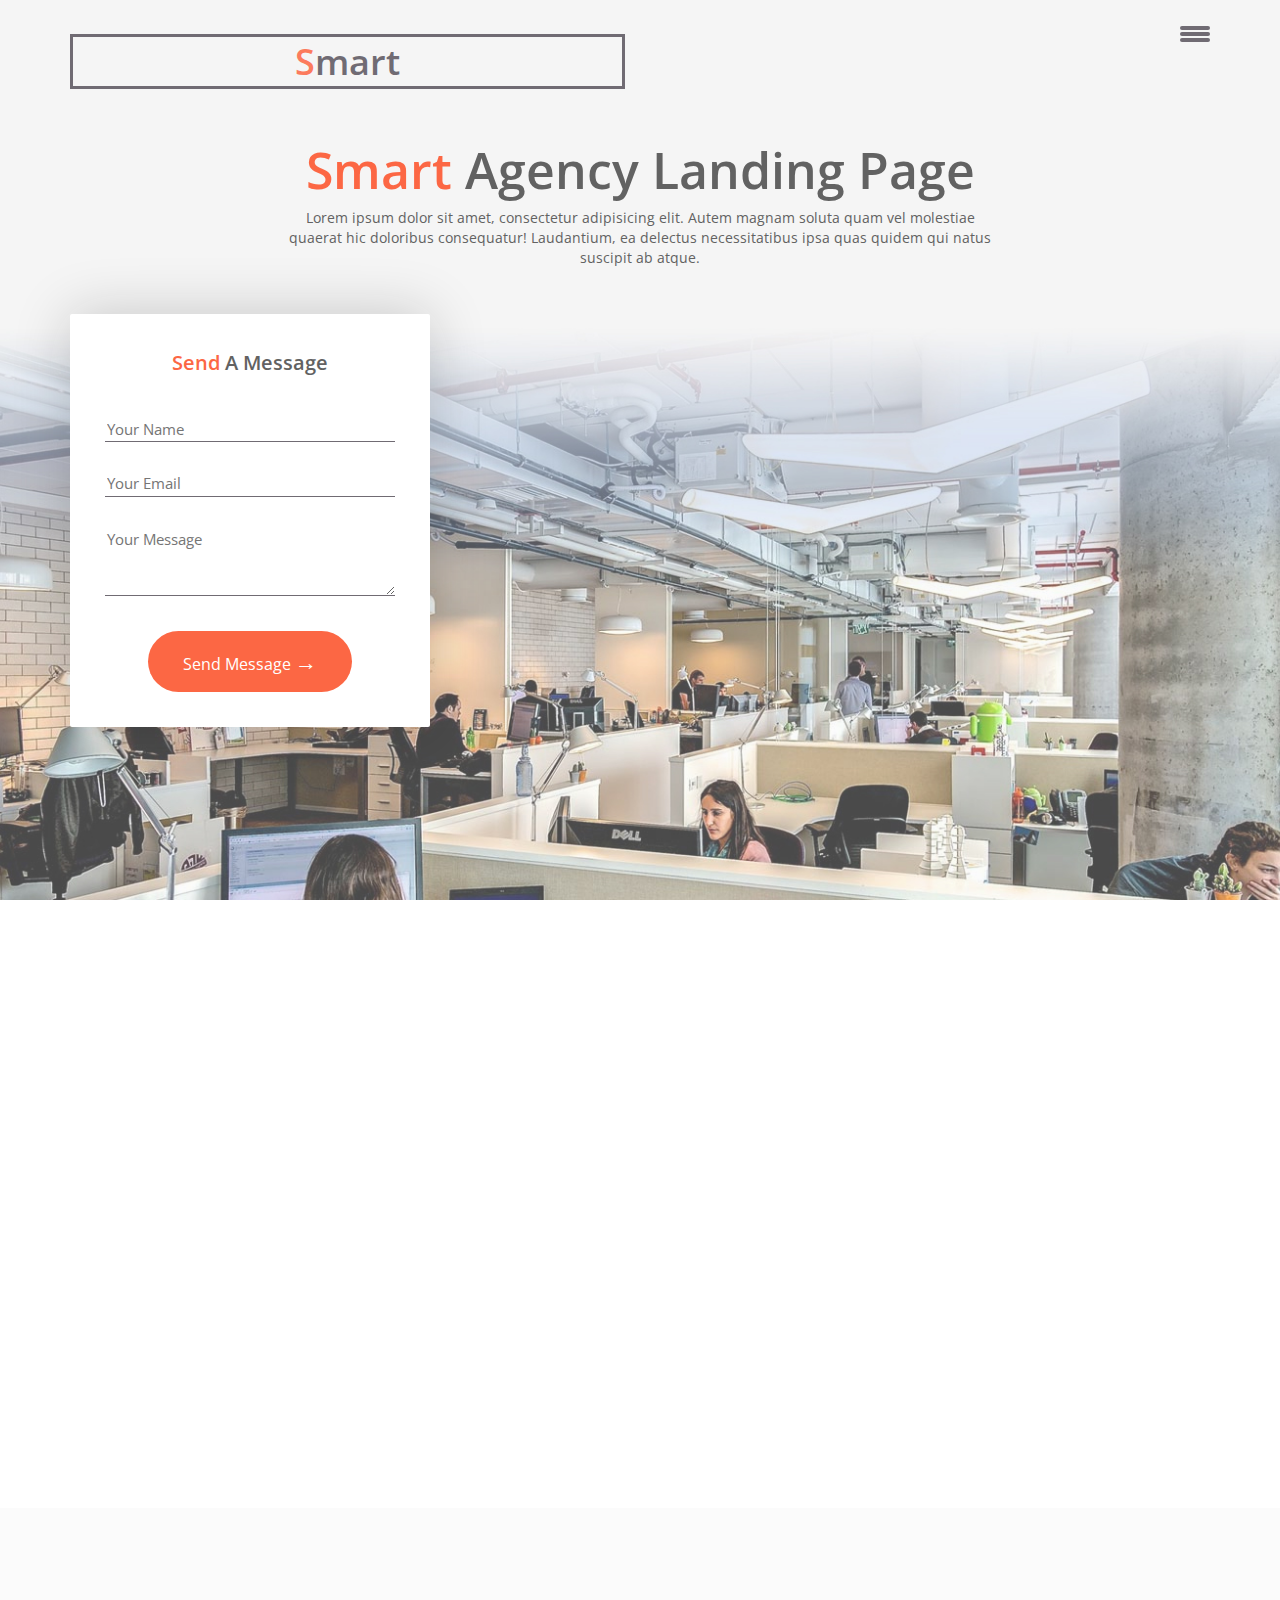
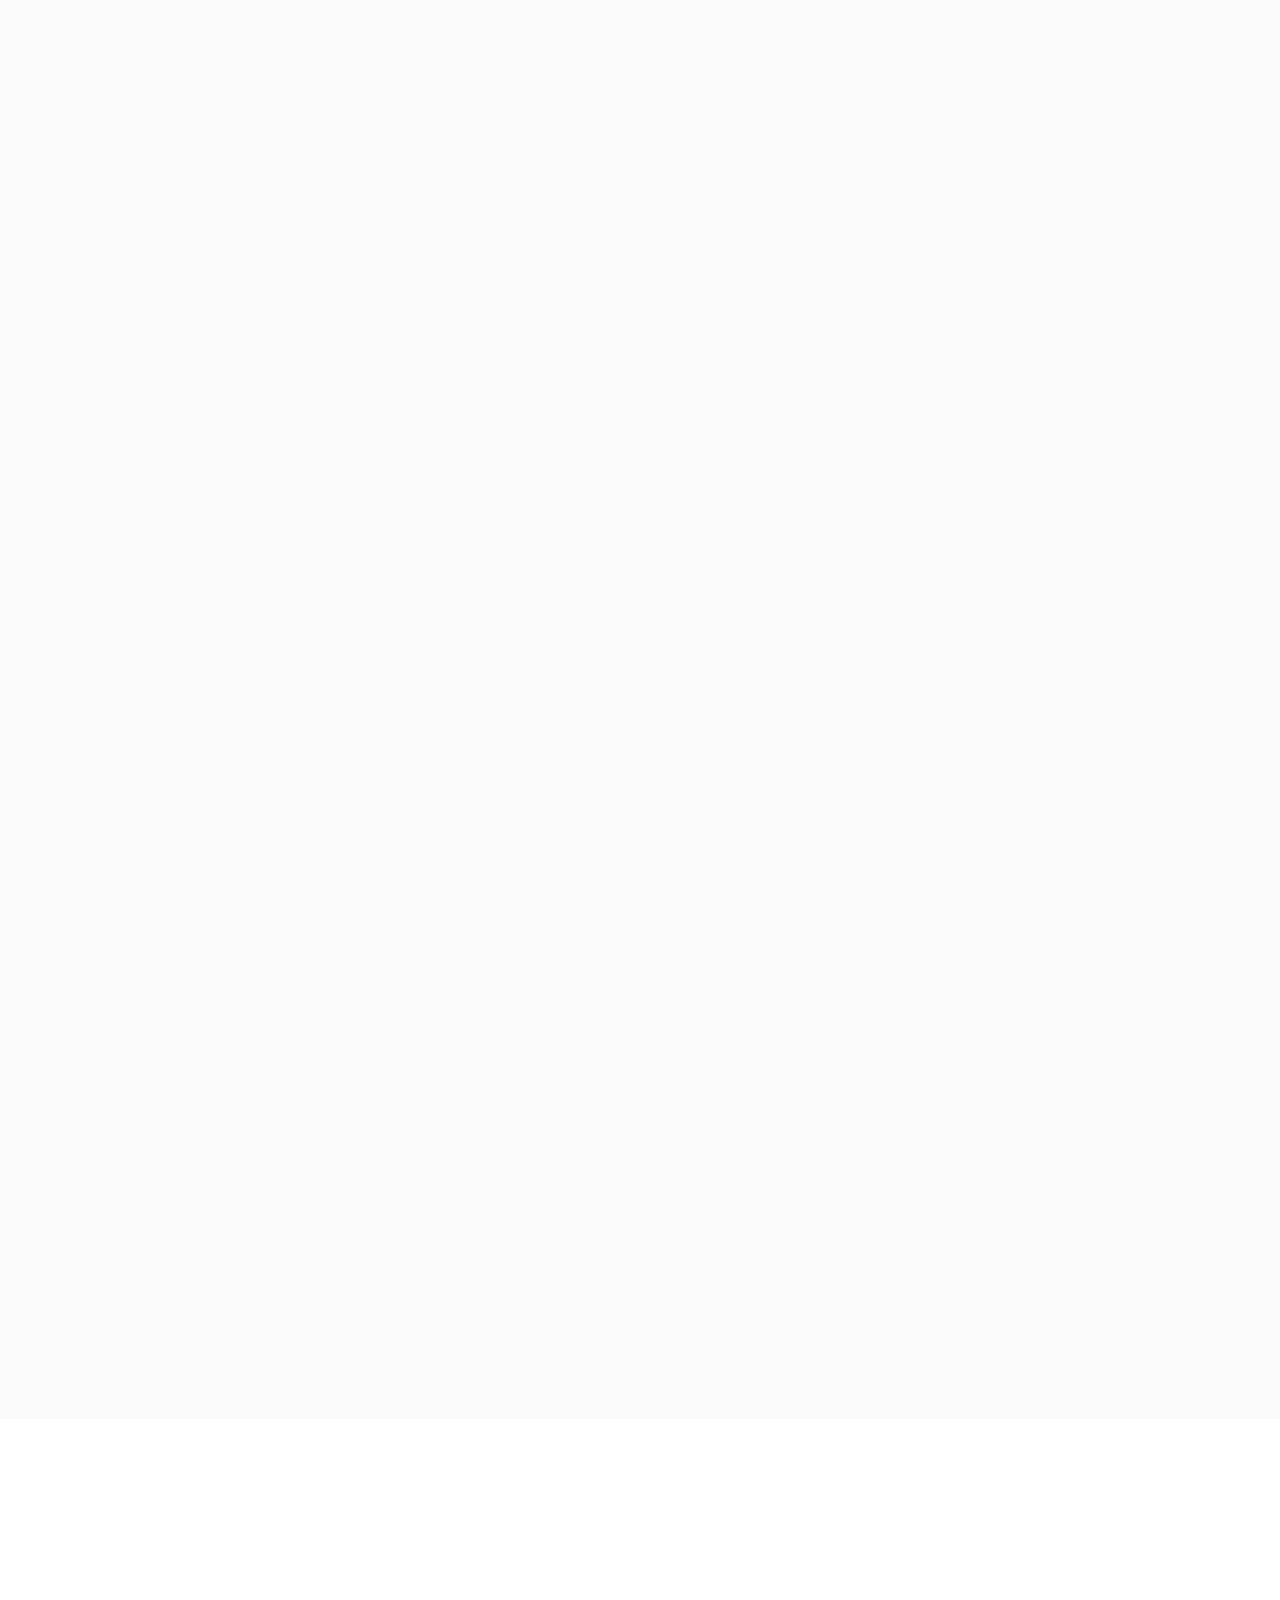
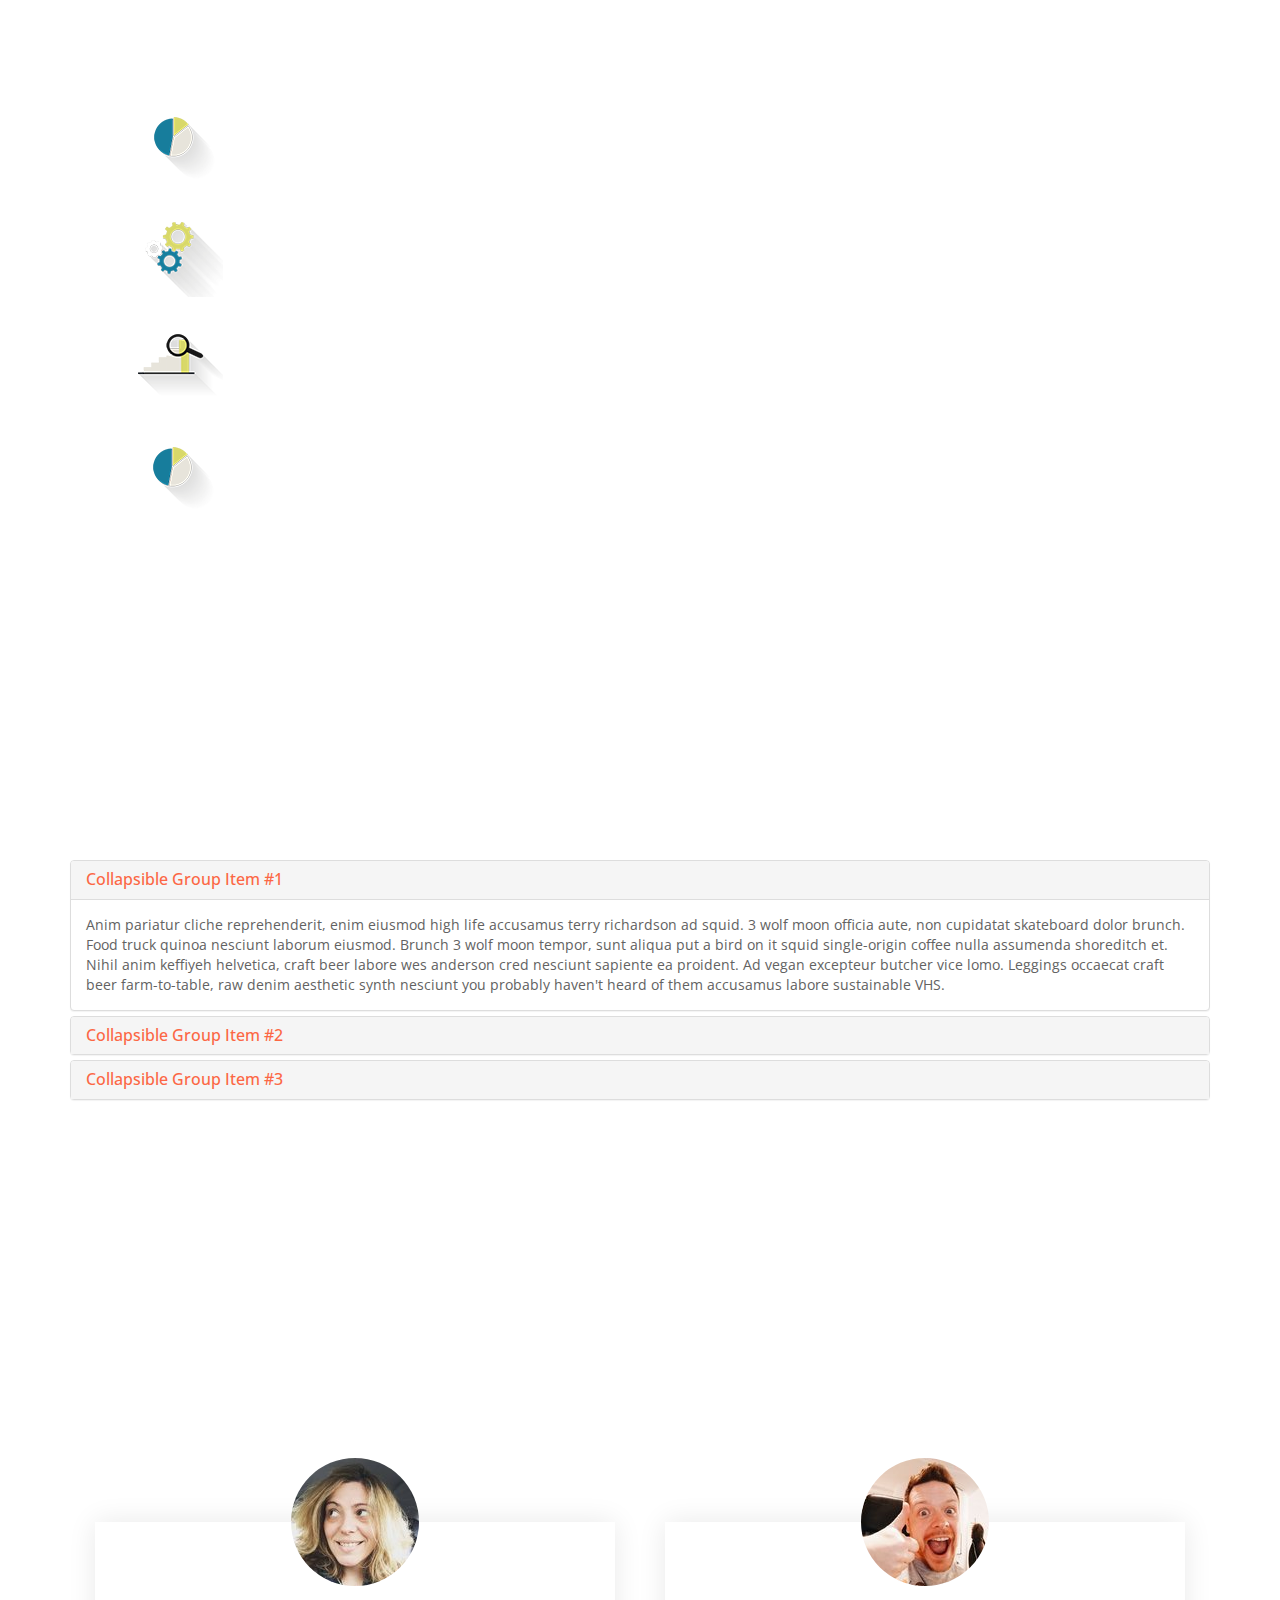
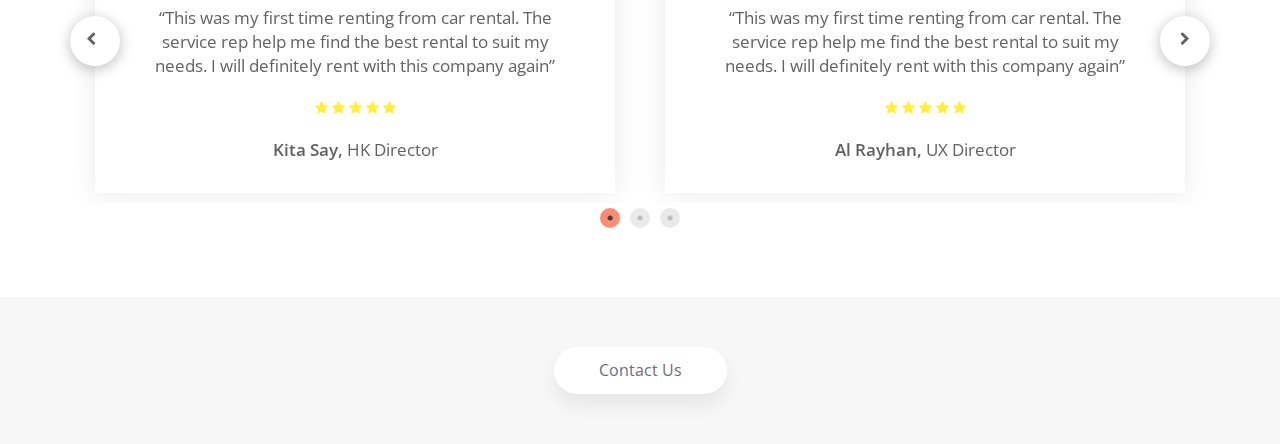
<file: lesson20/index.html>
<!DOCTYPE html>
<html lang="en">
  <head>
    <meta charset="utf-8">
    <meta http-equiv="X-UA-Compatible" content="IE=edge">
    <meta name="viewport" content="width=device-width, initial-scale=1">
    <!-- The above 3 meta tags *must* come first in the head; any other head content must come *after* these tags -->
    <title>Урок №20</title>

    <link href="https://fonts.googleapis.com/css?family=Open+Sans:300,400,600,700&amp;subset=cyrillic" rel="stylesheet">
    <!-- Bootstrap -->
	<link href="css/bootstrap.min.css" rel="stylesheet">
  	<link rel="stylesheet" href="css/style.css">
  	<link rel="stylesheet" href="css/font-awesome.min.css">
  	<link rel="stylesheet" href="slick/slick.css">
  	<link rel="stylesheet" href="slick/slick-theme.css">
  	<link rel="stylesheet" href="css/animate.css">
    <!-- HTML5 shim and Respond.js for IE8 support of HTML5 elements and media queries -->
    <!-- WARNING: Respond.js doesn't work if you view the page via file:// -->
    <!--[if lt IE 9]>
      <script src="https://oss.maxcdn.com/html5shiv/3.7.3/html5shiv.min.js"></script>
      <script src="https://oss.maxcdn.com/respond/1.4.2/respond.min.js"></script>
    <![endif]-->
  </head>
  <body>

	<header id="main">
		<div class="container">
			<div class="row main-head">
				<div class="col-xs-6 main-logo">
					<div class="main-logo-border">
						<p><span class="color-logo">S</span>mart</p>
					</div>
				</div>
				<div class="col-xs-6 main-nav">
					<a class="main-nav-bar" href="#">
						<span class="line"></span>
					</a>
				</div>
			</div>
	      <div class="row main-text">
	        <div class="col-lg-8 col-lg-offset-2 text-center">
	          <h1 class="wow pulse"><span>Smart</span> Agency Landing Page</h1>
	          <p class="wow pulse" data-wow-delay="0.2s">Lorem ipsum dolor sit amet, consectetur adipisicing elit. Autem magnam soluta quam vel molestiae quaerat hic doloribus consequatur! Laudantium, ea delectus necessitatibus ipsa quas quidem qui natus suscipit ab atque.</p>
	        </div>
	      </div>
	      <div class="row">
	        <div class="col-lg-4 col-lg-offset-0 col-md-4 col-md-offset-4 col-sm-8 col-sm-offset-2">
	          <div class="main-form wow shake" data-wow-delay="2s">
	            <p class="main-form-header"><span>Send</span> A Message</p>
	            <form id="main-form-ajax" action="#">
	            	<input type="hidden" name="whatever" value="Главная форма">
	              	<input type="text" name="username" placeholder="Your Name">
	              	<input type="email" name="email" required placeholder="Your Email">
	              	<textarea name="user_message" placeholder="Your Message" rows="3"></textarea>
	              	<button class="main-form-btn" type="submit">Send Message <span class="sign">&rarr;</span></button>
	            </form>
	          </div>
	        </div>
	      </div>
		</div>
	</header>

	<section id="process">
		<div class="container">
			<div class="row">
				<div class="col-xs-12 section-header text-center">
					<h2 class="wow pulse"><span>Workink</span> Process</h2>
					<p class="wow pulse" data-wow-delay="0.2s">Lorem ipsum dolor sit amet, consectetur adipisicing elit. Sunt minima assumenda, porro doloribus eaque.</p>
				</div>
			</div>
			<div class="row">
				<div class="col-md-3 col-sm-6 col-xs-12">
					<div class="process-box wow fadeInLeft box-tomi" data-wow-delay="0.2s">
						<i class="fa fa-magnet"></i>
						<h4>
							Koc Koi Tomi
						</h4>
						<p>Lorem ipsum dolor sit amet, consectetur adipisicing.</p>
						<button class="process-btn"><span class="btn-plus"></span>Know More</button>
					</div>
				</div>
				<div class="col-md-3 col-sm-6 col-xs-12">
					<div class="process-box wow fadeInLeft box-koimona" data-wow-delay="0.4s">
						<i class="fa fa-bug"></i>
						<h4>
							Koimona Set
						</h4>
						<p>Lorem ipsum dolor sit amet, consectetur adipisicing.</p>
						<button class="process-btn"><span class="btn-plus"></span>Know More</button>
					</div>
				</div>
				<div class="col-md-3 col-sm-6 col-xs-12">
					<div class="process-box wow fadeInLeft box-koire" data-wow-delay="0.6s">
						<i class="fa fa-cogs"></i>
						<h4>
							Setting Koire
						</h4>
						<p>Lorem ipsum dolor sit amet, consectetur adipisicing.</p>
						<button class="process-btn"><span class="btn-plus"></span>Know More</button>
					</div>
				</div>
				<div class="col-md-3 col-sm-6 col-xs-12">
					<div class="process-box wow fadeInLeft box-lara" data-wow-delay="0.8s">
						<i class="fa fa-camera-retro"></i>
						<h4>
							Ko Image Lara
						</h4>
						<p>Lorem ipsum dolor sit amet, consectetur adipisicing.</p>
						<button class="process-btn"><span class="btn-plus"></span>Know More</button>
					</div>
				</div>
			</div>
		</div>
	</section>

	<section id="works">
		<div class="container">
			<div class="row">
				<div class="col-xs-12 section-header text-center">
					<h2 class="wow pulse"><span>Featured</span> Works</h2>
					<p class="wow pulse" data-wow-delay="0.2s">Lorem ipsum dolor sit amet, consectetur adipisicing elit. Repudiandae nisi obcaecati libero!</p>
				</div>
			</div>
			<div class="row works-row">
				<div class="col-md-4 col-sm-4">
					<div class="works-box wow fadeIn">
						<img src="img/works/1.png" alt="Описание картинки">
						<div class="signature">
							<div class="sign">
								<p>Work #1</p>
							<button>Visit Gallery</button>
							</div>							
						</div>
					</div>
				</div>
				<div class="col-md-4 col-sm-4">
					<div class="works-box wow fadeIn">
						<img src="img/works/2.jpg" alt="Описание картинки">
						<div class="signature">
							<div class="sign">
								<p>Work #2</p>
							<button>Visit Gallery</button>
							</div>							
						</div>
					</div>
				</div>
				<div class="col-md-4 col-sm-4">
					<div class="works-box wow fadeIn">
						<img src="img/works/3.png" alt="Описание картинки">
						<div class="signature">
							<div class="sign">
								<p>Work #3</p>
							<button>Visit Gallery</button>
							</div>							
						</div>
					</div>
				</div>
			</div><!-- /row -->
			<div class="row works-row">
				<div class="col-md-4 col-sm-4">
					<div class="works-box wow fadeIn">
						<img src="img/works/4.png" alt="Описание картинки">
						<div class="signature">
							<div class="sign">
								<p>Work #4</p>
							<button>Visit Gallery</button>
							</div>							
						</div>
					</div>
				</div>
				<div class="col-md-4 col-sm-4">
					<div class="works-box wow fadeIn">
						<img src="img/works/5.jpg" alt="Описание картинки">
						<div class="signature">
							<div class="sign">
								<p>Work #5</p>
							<button>Visit Gallery</button>
							</div>							
						</div>
					</div>
				</div>
				<div class="col-md-4 col-sm-4">
					<div class="works-box wow fadeIn">
						<img src="img/works/6.png" alt="Описание картинки">
						<div class="signature">
							<div class="sign">
								<p>Work #6</p>
							<button>Visit Gallery</button>
							</div>							
						</div>
					</div>
				</div>
			</div><!-- /row -->
			<div class="row works-row">
				<div class="col-md-4 col-sm-4">
					<div class="works-box wow fadeIn">
						<img src="img/works/7.png" alt="Описание картинки">
						<div class="signature">
							<div class="sign">
								<p>Work #7</p>
							<button>Visit Gallery</button>
							</div>							
						</div>
					</div>
				</div>
				<div class="col-md-4 col-sm-4">
					<div class="works-box wow fadeIn">
						<img src="img/works/8.png" alt="Описание картинки">
						<div class="signature">
							<div class="sign">
								<p>Work #8</p>
							<button>Visit Gallery</button>
							</div>							
						</div>
					</div>
				</div>
				<div class="col-md-4 col-sm-4">
					<div class="works-box wow fadeIn">
						<img src="img/works/9.jpg" alt="Описание картинки">
						<div class="signature">
							<div class="sign">
								<p>Work #9</p>
							<button>Visit Gallery</button>
							</div>							
						</div>
					</div>
				</div>
			</div><!-- /row -->
		</div>
	</section>

	<section id="services">
		<div class="container">
			<div class="row">
				<div class="col-xs-12 section-header text-center">
					<h2 class="wow pulse"><span>Services</span> We Provide</h2>
					<p class="wow pulse" data-wow-delay="0.2s">Lorem ipsum dolor sit amet, consectetur adipisicing elit. Voluptatem!</p>
				</div>
			</div>
			<div class="row">
				<div class="col-lg-2">
					<ul role="tablist" class="services-list">
						<li role="presentation" class="services-list-item"><a href="#app" aria-controls="app" role="tab" data-toggle="tab"><img src="img/services/1.png" alt="1"></a></li>
						<li role="presentation" class="services-list-item"><a href="#global" aria-controls="global" role="tab" data-toggle="tab"><img src="img/services/2.png" alt="2"></a></li>
						<li role="presentation" class="services-list-item"><a href="#web" aria-controls="web" role="tab" data-toggle="tab"><img src="img/services/3.png" alt="3"></a></li>
						<li role="presentation" class="services-list-item"><a href="#play" aria-controls="play" role="tab" data-toggle="tab"><img src="img/services/4.png" alt="4"></a></li>
					</ul>
				</div>
				<div class="col-lg-10">
					<div class="services-info tab-content">
						<div id="app" role="tabpanel" class="row tab-pane fade in active wow fadeInRight">
							<div class="col-lg-8">
								<h4>
									Modern App Design
								</h4>
								<span class="services-line"></span>
								<p>Lorem ipsum dolor sit amet, consectetur adipisicing elit. Numquam voluptates voluptatibus enim quis qui tempora quidem, velit suscipit culpa aspernatur, quo magni impedit ex a itaque odio atque, voluptatem in.<br><br>Lorem ipsum dolor sit amet, consectetur adipisicing elit. Perferendis, maiores!</p>
								<button class="services-btn"><span class="btn-plus"></span> Know more</button>
								<a class="services-btn" href="#0" id="modal-trigger" data-type="cd-modal-trigger"><span class="btn-plus"></span> Know more</a>
							</div>
							<div class="col-lg-4">
								<img class="img-responsive" src="img/services/info-1.png" alt="Часы">
							</div>
						</div><!-- /row -->
						<div id="global" role="tabpanel" class="row tab-pane fade wow fadeInRight">
							<div class="col-lg-8">
								<h4>
									Modern Global Design
								</h4>
								<span class="services-line"></span>
								<p>Lorem ipsum dolor sit amet, consectetur adipisicing elit. Numquam voluptates voluptatibus enim quis qui tempora quidem, velit suscipit culpa aspernatur, quo magni impedit ex a itaque odio atque, voluptatem in.<br><br>Lorem ipsum dolor sit amet, consectetur adipisicing elit. Perferendis, maiores!</p>
								<button class="services-btn"><span class="btn-plus"></span> Know more</button>
							</div>
							<div class="col-lg-4">
								<img class="img-responsive" src="img/services/info-2.png" alt="Часы">
							</div>
						</div><!-- /row -->
						<div id="web" role="tabpanel" class="row tab-pane fade wow fadeInRight">
							<div class="col-lg-8">
								<h4>
									Modern Web Design
								</h4>
								<span class="services-line"></span>
								<p>Lorem ipsum dolor sit amet, consectetur adipisicing elit. Numquam voluptates voluptatibus enim quis qui tempora quidem, velit suscipit culpa aspernatur, quo magni impedit ex a itaque odio atque, voluptatem in.<br><br>Lorem ipsum dolor sit amet, consectetur adipisicing elit. Perferendis, maiores!</p>
								<button class="services-btn"><span class="btn-plus"></span> Know more</button>
							</div>
							<div class="col-lg-4">
								<img class="img-responsive" src="img/services/info-3.png" alt="Часы">
							</div>
						</div><!-- /row -->
						<div id="play" role="tabpanel" class="row tab-pane fade wow fadeInRight">
							<div class="col-lg-8">
								<h4>
									Modern Play Design
								</h4>
								<span class="services-line"></span>
								<p>Lorem ipsum dolor sit amet, consectetur adipisicing elit. Numquam voluptates voluptatibus enim quis qui tempora quidem, velit suscipit culpa aspernatur, quo magni impedit ex a itaque odio atque, voluptatem in.<br><br>Lorem ipsum dolor sit amet, consectetur adipisicing elit. Perferendis, maiores!</p>
								<button class="services-btn"><span class="btn-plus"></span> Know more</button>
							</div>
							<div class="col-lg-4">
								<img class="img-responsive" src="img/services/info-4.png" alt="Часы">
							</div>
						</div><!-- /row -->
					</div>
				</div>
			</div>
		</div>
	</section>

	<section id="FAQ">
		<div class="container">
			<div class="row">
				<div class="col-xs-12 section-header text-center">
					<h2 class="wow pulse"><span>Frequently</span> Asked Questions</h2>
					<p class="wow pulse" data-wow-delay="0.2s">Lorem ipsum dolor sit amet, consectetur adipisicing elit. Quidem voluptate, culpa!</p>
				</div>
			</div><!-- /row -->
			<div class="row">
				<div class="col-lg-12">
					<div class="panel-group" id="accordion" role="tablist" aria-multiselectable="true">
					  <div class="panel panel-default">
					    <div class="panel-heading" role="tab" id="headingOne">
					      <h4 class="panel-title">
					        <a role="button" data-toggle="collapse" data-parent="#accordion" href="#collapseOne" aria-expanded="true" aria-controls="collapseOne">
					          Collapsible Group Item #1
					        </a>
					      </h4>
					    </div>
					    <div id="collapseOne" class="panel-collapse collapse in" role="tabpanel" aria-labelledby="headingOne">
					      <div class="panel-body">
					        Anim pariatur cliche reprehenderit, enim eiusmod high life accusamus terry richardson ad squid. 3 wolf moon officia aute, non cupidatat skateboard dolor brunch. Food truck quinoa nesciunt laborum eiusmod. Brunch 3 wolf moon tempor, sunt aliqua put a bird on it squid single-origin coffee nulla assumenda shoreditch et. Nihil anim keffiyeh helvetica, craft beer labore wes anderson cred nesciunt sapiente ea proident. Ad vegan excepteur butcher vice lomo. Leggings occaecat craft beer farm-to-table, raw denim aesthetic synth nesciunt you probably haven't heard of them accusamus labore sustainable VHS.
					      </div>
					    </div>
					  </div>
					  <div class="panel panel-default">
					    <div class="panel-heading" role="tab" id="headingTwo">
					      <h4 class="panel-title">
					        <a class="collapsed" role="button" data-toggle="collapse" data-parent="#accordion" href="#collapseTwo" aria-expanded="false" aria-controls="collapseTwo">
					          Collapsible Group Item #2
					        </a>
					      </h4>
					    </div>
					    <div id="collapseTwo" class="panel-collapse collapse" role="tabpanel" aria-labelledby="headingTwo">
					      <div class="panel-body">
					        Anim pariatur cliche reprehenderit, enim eiusmod high life accusamus terry richardson ad squid. 3 wolf moon officia aute, non cupidatat skateboard dolor brunch. Food truck quinoa nesciunt laborum eiusmod. Brunch 3 wolf moon tempor, sunt aliqua put a bird on it squid single-origin coffee nulla assumenda shoreditch et. Nihil anim keffiyeh helvetica, craft beer labore wes anderson cred nesciunt sapiente ea proident. Ad vegan excepteur butcher vice lomo. Leggings occaecat craft beer farm-to-table, raw denim aesthetic synth nesciunt you probably haven't heard of them accusamus labore sustainable VHS.
					      </div>
					    </div>
					  </div>
					  <div class="panel panel-default">
					    <div class="panel-heading" role="tab" id="headingThree">
					      <h4 class="panel-title">
					        <a class="collapsed" role="button" data-toggle="collapse" data-parent="#accordion" href="#collapseThree" aria-expanded="false" aria-controls="collapseThree">
					          Collapsible Group Item #3
					        </a>
					      </h4>
					    </div>
					    <div id="collapseThree" class="panel-collapse collapse" role="tabpanel" aria-labelledby="headingThree">
					      <div class="panel-body">
					        Anim pariatur cliche reprehenderit, enim eiusmod high life accusamus terry richardson ad squid. 3 wolf moon officia aute, non cupidatat skateboard dolor brunch. Food truck quinoa nesciunt laborum eiusmod. Brunch 3 wolf moon tempor, sunt aliqua put a bird on it squid single-origin coffee nulla assumenda shoreditch et. Nihil anim keffiyeh helvetica, craft beer labore wes anderson cred nesciunt sapiente ea proident. Ad vegan excepteur butcher vice lomo. Leggings occaecat craft beer farm-to-table, raw denim aesthetic synth nesciunt you probably haven't heard of them accusamus labore sustainable VHS.
					      </div>
					    </div>
					  </div>
					</div><!-- /accordion -->
				</div><!-- /col-lg-12 -->
			</div><!-- /row -->
		</div><!-- /container -->
	</section>

	<section id="feedback">
			<div class="container">
				<div class="row">
					<div class="col-xs-12 section-header text-center">
						<h2 class="wow pulse"><span>Clients</span> Said</h2>
						<p class="wow pulse" data-wow-delay="0.2s">Lorem ipsum dolor sit amet, consectetur adipisicing elit. Omnis exercitationem quaerat maiores!</p>
					</div>
				</div><!-- /row -->
				<div class="row">
					<div class="col-lg-12">
						<div class="feedback-slider">
							<div class="feedback-slider-item text-center">
								<div class="feedback-box">
									<img class="img-circle center-block feedback-img" src="img/feedback/2.jpg" alt="Kita Say">
									<div class="feedback-shadow">
										<p>“This was my first time renting from car rental. The service rep help me find the best rental to suit my needs. I will definitely rent with this company again”</p>
										<i class="fa fa-star"></i>
										<i class="fa fa-star"></i>
										<i class="fa fa-star"></i>
										<i class="fa fa-star"></i>
										<i class="fa fa-star"></i>
										<p><span>Kita Say,</span> HK Director</p>
									</div>
								</div>
							</div>
							<div class="feedback-slider-item text-center">
								<div class="feedback-box">
									<img class="img-circle center-block feedback-img" src="img/feedback/1.jpg" alt="Al Rayhan">
									<div class="feedback-shadow">
										<p>“This was my first time renting from car rental. The service rep help me find the best rental to suit my needs. I will definitely rent with this company again”</p>
										<i class="fa fa-star"></i>
										<i class="fa fa-star"></i>
										<i class="fa fa-star"></i>
										<i class="fa fa-star"></i>
										<i class="fa fa-star"></i>
										<p><span>Al Rayhan,</span> UX Director</p>
									</div>
								</div>
							</div>
							<div class="feedback-slider-item text-center">
								<div class="feedback-box">
									<img class="img-circle center-block feedback-img" src="img/feedback/2.jpg" alt="Kita Say">
									<div class="feedback-shadow">
										<p>“This was my first time renting from car rental. The service rep help me find the best rental to suit my needs. I will definitely rent with this company again”</p>
										<i class="fa fa-star"></i>
										<i class="fa fa-star"></i>
										<i class="fa fa-star"></i>
										<i class="fa fa-star"></i>
										<i class="fa fa-star"></i>
										<p><span>Kita Say,</span> HK Director</p>
									</div>
								</div>
							</div>
							<div class="feedback-slider-item text-center">
								<div class="feedback-box">
									<img class="img-circle center-block feedback-img" src="img/feedback/1.jpg" alt="Al Rayhan">
									<div class="feedback-shadow">
										<p>“This was my first time renting from car rental. The service rep help me find the best rental to suit my needs. I will definitely rent with this company again”</p>
										<i class="fa fa-star"></i>
										<i class="fa fa-star"></i>
										<i class="fa fa-star"></i>
										<i class="fa fa-star"></i>
										<i class="fa fa-star"></i>
										<p><span>Al Rayhan,</span> UX Director</p>
									</div>
								</div>
							</div>
							<div class="feedback-slider-item text-center">
								<div class="feedback-box">
									<img class="img-circle center-block feedback-img" src="img/feedback/2.jpg" alt="Kita Say">
									<div class="feedback-shadow">
										<p>“This was my first time renting from car rental. The service rep help me find the best rental to suit my needs. I will definitely rent with this company again”</p>
										<i class="fa fa-star"></i>
										<i class="fa fa-star"></i>
										<i class="fa fa-star"></i>
										<i class="fa fa-star"></i>
										<i class="fa fa-star"></i>
										<p><span>Kita Say,</span> HK Director</p>
									</div>
								</div>
							</div>
							<div class="feedback-slider-item text-center">
								<div class="feedback-box">
									<img class="img-circle center-block feedback-img" src="img/feedback/1.jpg" alt="Al Rayhan">
									<div class="feedback-shadow">
										<p>“This was my first time renting from car rental. The service rep help me find the best rental to suit my needs. I will definitely rent with this company again”</p>
										<i class="fa fa-star"></i>
										<i class="fa fa-star"></i>
										<i class="fa fa-star"></i>
										<i class="fa fa-star"></i>
										<i class="fa fa-star"></i>
										<p><span>Al Rayhan,</span> UX Director</p>
									</div>
								</div>
							</div>
						</div>
					</div>
				</div>
			</div>
		</section>

		<footer id="footer">
			<div class="container">
				<div class="row">
					<div class="col-xs-12 text-center">
						<button data-toggle="modal" data-target="#modal-1" class="footer-btn">Contact Us</button>
					</div>
				</div>
			</div>
		</footer>

		<!-- modals -->
		<div class="modal fade" id="modal-l" data-backdrop="true" data-keyboard="true" tabindex="-1" role="dialog" aria-labelledby="myModalLabel">
		  <div class="modal-dialog" role="document">
		    <div class="modal-content">
		      <div class="modal-header">
		        <button type="button" class="close" data-dismiss="modal" aria-label="Close"><span aria-hidden="true">&times;</span></button>
		        <h4 class="modal-title" id="myModalLabel">Заголовок окна</h4>
		      </div>
		      <div class="modal-body">
		        <p>Содержимое всплывающего окна</p>
		      </div>
		      <div class="modal-footer">
		        <button type="button" class="btn btn-default" data-dismiss="modal">Close</button>
		        <button type="button" class="btn btn-primary">Save changes</button>
		      </div>
		    </div>
		  </div>
		</div>

		<!-- modals-thanks -->
		<div class="modal fade" id="modal-thanks" data-backdrop="true" data-keyboard="true" tabindex="-1" role="dialog" aria-labelledby="myModalLabel">
		  <div class="modal-dialog" role="document">
		    <div class="modal-content">
		      <div class="modal-header">
		        <button type="button" class="close" data-dismiss="modal" aria-label="Close"><span aria-hidden="true">&times;</span></button>
		        <h4 class="modal-title" id="myModalLabel">Спасибо за заявку!</h4>
		      </div>
		      <div class="modal-body">
		        <p>Скоро мы с Вами свяжемся.</p>
		      </div>
		      <div class="modal-footer">
		        <button type="button" class="btn btn-default" data-dismiss="modal">Закрыть</button>
		      </div>
		    </div>
		  </div>
		</div>

		<!-- SVG Modal Window -->
		<div class="cd-modal" data-modal="modal-trigger">
		<div class="cd-svg-bg" 
		data-step1="M-59.9,540.5l-0.9-1.4c-0.1-0.1,0-0.3,0.1-0.3L864.8-41c0.1-0.1,0.3,0,0.3,0.1l0.9,1.4c0.1,0.1,0,0.3-0.1,0.3L-59.5,540.6 C-59.6,540.7-59.8,540.7-59.9,540.5z" 
		data-step2="M33.8,690l-188.2-300.3c-0.1-0.1,0-0.3,0.1-0.3l925.4-579.8c0.1-0.1,0.3,0,0.3,0.1L959.6,110c0.1,0.1,0,0.3-0.1,0.3 L34.1,690.1C34,690.2,33.9,690.1,33.8,690z" 
		data-step3="M-465.1,287.5l-0.9-1.4c-0.1-0.1,0-0.3,0.1-0.3L459.5-294c0.1-0.1,0.3,0,0.3,0.1l0.9,1.4c0.1,0.1,0,0.3-0.1,0.3 l-925.4,579.8C-464.9,287.7-465,287.7-465.1,287.5z" 
		data-step4="M-329.3,504.3l-272.5-435c-0.1-0.1,0-0.3,0.1-0.3l925.4-579.8c0.1-0.1,0.3,0,0.3,0.1l272.5,435c0.1,0.1,0,0.3-0.1,0.3 l-925.4,579.8C-329,504.5-329.2,504.5-329.3,504.3z" 
		data-step5="M341.1,797.5l-0.9-1.4c-0.1-0.1,0-0.3,0.1-0.3L1265.8,216c0.1-0.1,0.3,0,0.3,0.1l0.9,1.4c0.1,0.1,0,0.3-0.1,0.3L341.5,797.6 C341.4,797.7,341.2,797.7,341.1,797.5z" 
		data-step6="M476.4,1013.4L205,580.3c-0.1-0.1,0-0.3,0.1-0.3L1130.5,0.2c0.1-0.1,0.3,0,0.3,0.1l271.4,433.1c0.1,0.1,0,0.3-0.1,0.3 l-925.4,579.8C476.6,1013.6,476.5,1013.5,476.4,1013.4z">
			<svg height="100%" width="100%" preserveAspectRatio="none" viewBox="0 0 800 500">
				<title>SVG Modal background</title>
				<path id="cd-changing-path-1" d="M-59.9,540.5l-0.9-1.4c-0.1-0.1,0-0.3,0.1-0.3L864.8-41c0.1-0.1,0.3,0,0.3,0.1l0.9,1.4c0.1,0.1,0,0.3-0.1,0.3L-59.5,540.6 C-59.6,540.7-59.8,540.7-59.9,540.5z"/>
				<path id="cd-changing-path-2" d="M-465.1,287.5l-0.9-1.4c-0.1-0.1,0-0.3,0.1-0.3L459.5-294c0.1-0.1,0.3,0,0.3,0.1l0.9,1.4c0.1,0.1,0,0.3-0.1,0.3 l-925.4,579.8C-464.9,287.7-465,287.7-465.1,287.5z"/>
				<path id="cd-changing-path-3" d="M341.1,797.5l-0.9-1.4c-0.1-0.1,0-0.3,0.1-0.3L1265.8,216c0.1-0.1,0.3,0,0.3,0.1l0.9,1.4c0.1,0.1,0,0.3-0.1,0.3L341.5,797.6 C341.4,797.7,341.2,797.7,341.1,797.5z"/>
			</svg>
		</div>

		<div class="cd-modal-content">
			<p>
				Lorem ipsum dolor sit amet, consectetur adipisicing elit. Ad modi repellendus, optio eveniet eligendi molestiae? Fugiat, temporibus! A rerum pariatur neque laborum earum, illum voluptatibus eum voluptatem fugiat, porro animi tempora? Sit harum nulla, nesciunt molestias, iusto aliquam aperiam est qui possimus reprehenderit ipsam ea aut assumenda inventore iste! Animi quaerat facere repudiandae earum quisquam accusamus tempora, delectus nesciunt, provident quae aliquam, voluptatum beatae quis similique in maiores repellat eligendi voluptas veniam optio illum vero! Eius, dignissimos esse eligendi veniam.
			</p>

			<p>
				Lorem ipsum dolor sit amet, consectetur adipisicing elit. Ad modi repellendus, optio eveniet eligendi molestiae? Fugiat, temporibus! A rerum pariatur neque laborum earum, illum voluptatibus eum voluptatem fugiat, porro animi tempora? Sit harum nulla, nesciunt molestias, iusto aliquam aperiam est qui possimus reprehenderit ipsam ea aut assumenda inventore iste! Animi quaerat facere repudiandae earum quisquam accusamus tempora, delectus nesciunt, provident quae aliquam, voluptatum beatae quis similique in maiores repellat eligendi voluptas veniam optio illum vero! Eius, dignissimos esse eligendi veniam.
			</p>
		</div> <!-- cd-modal-content -->

		<a href="#0" class="modal-close">Close</a>
	</div> <!-- cd-modal -->

	<div class="cd-cover-layer"></div> <!-- .cd-cover-layer -->

    <!-- jQuery (necessary for Bootstrap's JavaScript plugins) -->
    <script src="https://ajax.googleapis.com/ajax/libs/jquery/1.12.4/jquery.min.js"></script>
    <!-- Include all compiled plugins (below), or include individual files as needed -->
    <script src="js/bootstrap.min.js"></script>
    <script src="js/less.min.js"></script>
    <script src="slick/slick.min.js"></script>
    <script src="js/snap.svg-min.js"></script>
	<script src="js/main.js"></script> <!-- Resource jQuery -->
	<script src="js/wow.min.js"></script>
	<script>
		new WOW().init();
	</script>
    <script>
		$(document).ready(function(){
		  $('.feedback-slider').slick({
		  infinite: true,
		  slidesToShow: 2,
		  slidesToScroll: 2,
		  arrows: true,
		  prevArrow: '<i class="fa feedback-slider-arrows arrow-left fa-chevron-left"></i>',
		  nextArrow: '<i class="fa feedback-slider-arrows arrow-right fa-chevron-right"></i>',
		  dots: true,
		  responsive: [
		    {
		      breakpoint: 1024,
		      settings: {
		        slidesToShow: 1,
		        slidesToScroll: 1,
		        infinite: true,
		        dots: true
		      }
		    },
		    {
		      breakpoint: 600,
		      settings: {
		        slidesToShow: 1,
		        slidesToScroll: 1
		      }
		    },
		    {
		      breakpoint: 320,
		      settings: {
		        slidesToShow: 1,
		        slidesToScroll: 1
		      }
		    }
		    // You can unslick at a given breakpoint now by adding:
		    // settings: "unslick"
		    // instead of a settings object
		  ]
		  });
		});
    </script>

	<script>
		$(document).ready(function() {
			$("#main-form-ajax").submit(function() {
				$.ajax({
					type: "POST",
					url: "mail.php",
					data: $(this).serialize()
				}).done(function() {
					$(this).find("input").val("");
					$('#modal-thanks').modal('show');
					$("#main-form-ajax").trigger("reset");
				});
				return false;
			});
		});
	</script>

  </body>
</html>
</file>
<file: henlex/css/style.css>
* {
  -webkit-box-sizing: border-box;
          box-sizing: border-box;
  -webkit-user-select: none;
     -moz-user-select: none;
      -ms-user-select: none;
          user-select: none;
}

html {
  padding: 0;
  margin: 0;
  width: 100%;
  height: 100%;
  color: #ffffff;
  background-color: #0B3327;
  font-family: 'Montserrat Regular', sans-serif;
  font-size: 16px;
  line-height: 1.4;
}

body {
  position: relative;
  background-color: #0B3327;
  background-image: url(../img/bg.svg);
  background-size: cover;
  background-position: center;
}

main {
  position: relative;
  overflow: hidden;
}

h1, h2, h3, h4, h5, h6 {
  margin: 0;
  font-weight: normal;
}

p {
  margin: 0;
}

ul, ol {
  margin: 0;
  padding: 0;
  list-style: none;
}

a {
  text-decoration: none;
  background-color: transparent;
  -webkit-text-decoration-skip: objects;
          text-decoration-skip: objects;
}

a:focus {
  outline-color: #ffffff;
}

img {
  max-width: 100%;
  vertical-align: middle;
  border-style: none;
}

img[src*=".svg"] {
  width: 100%;
}

svg:not(:root) {
  overflow: hidden;
}

.container {
  position: relative;
  width: 1376px;
  margin: auto;
}

.link {
  position: relative;
  padding-bottom: 2px;
  z-index: 0;
  display: inline-block;
  color: #ffffff;
  text-decoration: none;
  -webkit-transition: color .3s linear .2s;
  transition: color .3s linear .2s;
}

.link:after {
  content: '';
  position: absolute;
  bottom: 0;
  height: 1px;
  left: -0.025em;
  right: -0.075em;
  background: #ffffff;
  background-size: 100% 100%;
  -webkit-transition: .3s opacity, background .3s linear .2s;
  transition: .3s opacity, background .3s linear .2s;
  -webkit-transform: translateZ(0);
          transform: translateZ(0);
}

.link:hover:after {
  opacity: 0;
}

.scrollTop {
  display: -webkit-box;
  display: -ms-flexbox;
  display: flex;
  pointer-events: none;
  width: 50px;
  height: 50px;
  background-color: rgba(167, 120, 45, 0.7);
  border-radius: 50%;
  position: fixed;
  opacity: 0.8;
  right: 15px;
  bottom: 15px;
  -webkit-transition: opacity .3s ease, background-color .3s ease, -webkit-transform .3s ease;
  transition: opacity .3s ease, background-color .3s ease, -webkit-transform .3s ease;
  transition: transform .3s ease, opacity .3s ease, background-color .3s ease;
  transition: transform .3s ease, opacity .3s ease, background-color .3s ease, -webkit-transform .3s ease;
  -webkit-transform: translateY(10px);
          transform: translateY(10px);
  opacity: 0;
  z-index: 100;
}

.scrollTop:hover {
  background-color: #A7782D;
}

.scrollTop.active {
  pointer-events: auto;
  -webkit-transform: translateY(0);
          transform: translateY(0);
  opacity: 1;
}

.scrollTop svg {
  display: block;
  margin: auto;
  width: 50%;
  -webkit-transform: translateY(-1px);
          transform: translateY(-1px);
}

.show-on-scroll {
  opacity: 0;
  -webkit-transform: translate3d(0, 50px, 0);
          transform: translate3d(0, 50px, 0);
  -webkit-transition: opacity 0.5s cubic-bezier(0.165, 0.84, 0.44, 1) 0.1s, -webkit-transform 1s cubic-bezier(0.165, 0.84, 0.44, 1) 0.1s;
  transition: opacity 0.5s cubic-bezier(0.165, 0.84, 0.44, 1) 0.1s, -webkit-transform 1s cubic-bezier(0.165, 0.84, 0.44, 1) 0.1s;
  transition: opacity 0.5s cubic-bezier(0.165, 0.84, 0.44, 1) 0.1s, transform 1s cubic-bezier(0.165, 0.84, 0.44, 1) 0.1s;
  transition: opacity 0.5s cubic-bezier(0.165, 0.84, 0.44, 1) 0.1s, transform 1s cubic-bezier(0.165, 0.84, 0.44, 1) 0.1s, -webkit-transform 1s cubic-bezier(0.165, 0.84, 0.44, 1) 0.1s;
}

.show-on-scroll__1 {
  -webkit-transition: opacity 0.5s cubic-bezier(0.165, 0.84, 0.44, 1) 0.2s, -webkit-transform 1s cubic-bezier(0.165, 0.84, 0.44, 1) 0.2s;
  transition: opacity 0.5s cubic-bezier(0.165, 0.84, 0.44, 1) 0.2s, -webkit-transform 1s cubic-bezier(0.165, 0.84, 0.44, 1) 0.2s;
  transition: opacity 0.5s cubic-bezier(0.165, 0.84, 0.44, 1) 0.2s, transform 1s cubic-bezier(0.165, 0.84, 0.44, 1) 0.2s;
  transition: opacity 0.5s cubic-bezier(0.165, 0.84, 0.44, 1) 0.2s, transform 1s cubic-bezier(0.165, 0.84, 0.44, 1) 0.2s, -webkit-transform 1s cubic-bezier(0.165, 0.84, 0.44, 1) 0.2s;
}

.show-on-scroll__2 {
  -webkit-transition: opacity 0.5s cubic-bezier(0.165, 0.84, 0.44, 1) 0.3s, -webkit-transform 1s cubic-bezier(0.165, 0.84, 0.44, 1) 0.3s;
  transition: opacity 0.5s cubic-bezier(0.165, 0.84, 0.44, 1) 0.3s, -webkit-transform 1s cubic-bezier(0.165, 0.84, 0.44, 1) 0.3s;
  transition: opacity 0.5s cubic-bezier(0.165, 0.84, 0.44, 1) 0.3s, transform 1s cubic-bezier(0.165, 0.84, 0.44, 1) 0.3s;
  transition: opacity 0.5s cubic-bezier(0.165, 0.84, 0.44, 1) 0.3s, transform 1s cubic-bezier(0.165, 0.84, 0.44, 1) 0.3s, -webkit-transform 1s cubic-bezier(0.165, 0.84, 0.44, 1) 0.3s;
}

.show-on-scroll__3 {
  -webkit-transition: opacity 0.5s cubic-bezier(0.165, 0.84, 0.44, 1) 0.4s, -webkit-transform 1s cubic-bezier(0.165, 0.84, 0.44, 1) 0.4s;
  transition: opacity 0.5s cubic-bezier(0.165, 0.84, 0.44, 1) 0.4s, -webkit-transform 1s cubic-bezier(0.165, 0.84, 0.44, 1) 0.4s;
  transition: opacity 0.5s cubic-bezier(0.165, 0.84, 0.44, 1) 0.4s, transform 1s cubic-bezier(0.165, 0.84, 0.44, 1) 0.4s;
  transition: opacity 0.5s cubic-bezier(0.165, 0.84, 0.44, 1) 0.4s, transform 1s cubic-bezier(0.165, 0.84, 0.44, 1) 0.4s, -webkit-transform 1s cubic-bezier(0.165, 0.84, 0.44, 1) 0.4s;
}

.show-on-scroll__4 {
  -webkit-transition: opacity 0.5s cubic-bezier(0.165, 0.84, 0.44, 1) 0.5s, -webkit-transform 1s cubic-bezier(0.165, 0.84, 0.44, 1) 0.5s;
  transition: opacity 0.5s cubic-bezier(0.165, 0.84, 0.44, 1) 0.5s, -webkit-transform 1s cubic-bezier(0.165, 0.84, 0.44, 1) 0.5s;
  transition: opacity 0.5s cubic-bezier(0.165, 0.84, 0.44, 1) 0.5s, transform 1s cubic-bezier(0.165, 0.84, 0.44, 1) 0.5s;
  transition: opacity 0.5s cubic-bezier(0.165, 0.84, 0.44, 1) 0.5s, transform 1s cubic-bezier(0.165, 0.84, 0.44, 1) 0.5s, -webkit-transform 1s cubic-bezier(0.165, 0.84, 0.44, 1) 0.5s;
}

.show-on-scroll__5 {
  -webkit-transition: opacity 0.5s cubic-bezier(0.165, 0.84, 0.44, 1) 0.6s, -webkit-transform 1s cubic-bezier(0.165, 0.84, 0.44, 1) 0.6s;
  transition: opacity 0.5s cubic-bezier(0.165, 0.84, 0.44, 1) 0.6s, -webkit-transform 1s cubic-bezier(0.165, 0.84, 0.44, 1) 0.6s;
  transition: opacity 0.5s cubic-bezier(0.165, 0.84, 0.44, 1) 0.6s, transform 1s cubic-bezier(0.165, 0.84, 0.44, 1) 0.6s;
  transition: opacity 0.5s cubic-bezier(0.165, 0.84, 0.44, 1) 0.6s, transform 1s cubic-bezier(0.165, 0.84, 0.44, 1) 0.6s, -webkit-transform 1s cubic-bezier(0.165, 0.84, 0.44, 1) 0.6s;
}

.show-on-scroll__6 {
  -webkit-transition: opacity 0.5s cubic-bezier(0.165, 0.84, 0.44, 1) 0.7s, -webkit-transform 1s cubic-bezier(0.165, 0.84, 0.44, 1) 0.7s;
  transition: opacity 0.5s cubic-bezier(0.165, 0.84, 0.44, 1) 0.7s, -webkit-transform 1s cubic-bezier(0.165, 0.84, 0.44, 1) 0.7s;
  transition: opacity 0.5s cubic-bezier(0.165, 0.84, 0.44, 1) 0.7s, transform 1s cubic-bezier(0.165, 0.84, 0.44, 1) 0.7s;
  transition: opacity 0.5s cubic-bezier(0.165, 0.84, 0.44, 1) 0.7s, transform 1s cubic-bezier(0.165, 0.84, 0.44, 1) 0.7s, -webkit-transform 1s cubic-bezier(0.165, 0.84, 0.44, 1) 0.7s;
}

.show-on-scroll__7 {
  -webkit-transition: opacity 0.5s cubic-bezier(0.165, 0.84, 0.44, 1) 0.8s, -webkit-transform 1s cubic-bezier(0.165, 0.84, 0.44, 1) 0.8s;
  transition: opacity 0.5s cubic-bezier(0.165, 0.84, 0.44, 1) 0.8s, -webkit-transform 1s cubic-bezier(0.165, 0.84, 0.44, 1) 0.8s;
  transition: opacity 0.5s cubic-bezier(0.165, 0.84, 0.44, 1) 0.8s, transform 1s cubic-bezier(0.165, 0.84, 0.44, 1) 0.8s;
  transition: opacity 0.5s cubic-bezier(0.165, 0.84, 0.44, 1) 0.8s, transform 1s cubic-bezier(0.165, 0.84, 0.44, 1) 0.8s, -webkit-transform 1s cubic-bezier(0.165, 0.84, 0.44, 1) 0.8s;
}

.show-on-scroll__8 {
  -webkit-transition: opacity 0.5s cubic-bezier(0.165, 0.84, 0.44, 1) 0.9s, -webkit-transform 1s cubic-bezier(0.165, 0.84, 0.44, 1) 0.9s;
  transition: opacity 0.5s cubic-bezier(0.165, 0.84, 0.44, 1) 0.9s, -webkit-transform 1s cubic-bezier(0.165, 0.84, 0.44, 1) 0.9s;
  transition: opacity 0.5s cubic-bezier(0.165, 0.84, 0.44, 1) 0.9s, transform 1s cubic-bezier(0.165, 0.84, 0.44, 1) 0.9s;
  transition: opacity 0.5s cubic-bezier(0.165, 0.84, 0.44, 1) 0.9s, transform 1s cubic-bezier(0.165, 0.84, 0.44, 1) 0.9s, -webkit-transform 1s cubic-bezier(0.165, 0.84, 0.44, 1) 0.9s;
}

.show-on-scroll__9 {
  -webkit-transition: opacity 0.5s cubic-bezier(0.165, 0.84, 0.44, 1) 1s, -webkit-transform 1s cubic-bezier(0.165, 0.84, 0.44, 1) 1s;
  transition: opacity 0.5s cubic-bezier(0.165, 0.84, 0.44, 1) 1s, -webkit-transform 1s cubic-bezier(0.165, 0.84, 0.44, 1) 1s;
  transition: opacity 0.5s cubic-bezier(0.165, 0.84, 0.44, 1) 1s, transform 1s cubic-bezier(0.165, 0.84, 0.44, 1) 1s;
  transition: opacity 0.5s cubic-bezier(0.165, 0.84, 0.44, 1) 1s, transform 1s cubic-bezier(0.165, 0.84, 0.44, 1) 1s, -webkit-transform 1s cubic-bezier(0.165, 0.84, 0.44, 1) 1s;
}

.show-on-scroll__10 {
  -webkit-transition: opacity 0.5s cubic-bezier(0.165, 0.84, 0.44, 1) 1.1s, -webkit-transform 1s cubic-bezier(0.165, 0.84, 0.44, 1) 1.1s;
  transition: opacity 0.5s cubic-bezier(0.165, 0.84, 0.44, 1) 1.1s, -webkit-transform 1s cubic-bezier(0.165, 0.84, 0.44, 1) 1.1s;
  transition: opacity 0.5s cubic-bezier(0.165, 0.84, 0.44, 1) 1.1s, transform 1s cubic-bezier(0.165, 0.84, 0.44, 1) 1.1s;
  transition: opacity 0.5s cubic-bezier(0.165, 0.84, 0.44, 1) 1.1s, transform 1s cubic-bezier(0.165, 0.84, 0.44, 1) 1.1s, -webkit-transform 1s cubic-bezier(0.165, 0.84, 0.44, 1) 1.1s;
}

.is-visible {
  opacity: 1;
  -webkit-transform: none;
          transform: none;
}

@media (max-width: 1440px) {
  .container {
    max-width: 1110px;
    width: 95%;
  }
}

@media (max-width: 1280px) {
  .container {
    max-width: 950px;
  }
}

@media (max-width: 1024px) {
  .container {
    max-width: 800px;
    width: 90%;
  }
}

@media (max-width: 768px) {
  .container {
    max-width: 580px;
  }
}

@font-face {
  font-family: 'Montserrat Regular';
  src: url("../fonts/Montserrat/Montserrat-Regular.eot");
  src: url("../fonts/Montserrat/Montserrat-Regular.eot?#iefix") format("embedded-opentype"), url("../fonts/Montserrat/Montserrat-Regular.woff") format("woff"), url("../fonts/Montserrat/Montserrat-Regular.ttf") format("truetype");
  font-weight: normal;
  font-style: normal;
  font-display: auto;
  font-display: swap;
}

@font-face {
  font-family: 'Montserrat Medium';
  src: url("../fonts/Montserrat/Montserrat-Medium.eot");
  src: url("../fonts/Montserrat/Montserrat-Medium.eot?#iefix") format("embedded-opentype"), url("../fonts/Montserrat/Montserrat-Medium.woff") format("woff"), url("../fonts/Montserrat/Montserrat-Medium.ttf") format("truetype");
  font-weight: normal;
  font-style: normal;
  font-display: auto;
  font-display: swap;
}

@font-face {
  font-family: 'Montserrat Semibold';
  src: url("../fonts/Montserrat/Montserrat-SemiBold.eot");
  src: url("../fonts/Montserrat/Montserrat-SemiBold.eot?#iefix") format("embedded-opentype"), url("../fonts/Montserrat/Montserrat-SemiBold.woff") format("woff"), url("../fonts/Montserrat/Montserrat-SemiBold.ttf") format("truetype");
  font-weight: normal;
  font-style: normal;
  font-display: auto;
  font-display: swap;
}

@font-face {
  font-family: 'Montserrat Bold';
  src: url("../fonts/Montserrat/Montserrat-ExtraBold.eot");
  src: url("../fonts/Montserrat/Montserrat-ExtraBold.eot?#iefix") format("embedded-opentype"), url("../fonts/Montserrat/Montserrat-ExtraBold.woff") format("woff"), url("../fonts/Montserrat/Montserrat-ExtraBold.ttf") format("truetype");
  font-weight: normal;
  font-style: normal;
  font-display: auto;
  font-display: swap;
}

@font-face {
  font-family: 'Montserrat Black';
  src: url("../fonts/Montserrat/Montserrat-Black.eot");
  src: url("../fonts/Montserrat/Montserrat-Black.eot?#iefix") format("embedded-opentype"), url("../fonts/Montserrat/Montserrat-Black.woff") format("woff"), url("../fonts/Montserrat/Montserrat-Black.ttf") format("truetype");
  font-weight: normal;
  font-style: normal;
  font-display: auto;
  font-display: swap;
}

.header {
  width: 100%;
  padding: 20px 0;
  color: #ffffff;
}

.header-block {
  display: -webkit-box;
  display: -ms-flexbox;
  display: flex;
  -webkit-box-align: center;
      -ms-flex-align: center;
          align-items: center;
  -webkit-box-pack: justify;
      -ms-flex-pack: justify;
          justify-content: space-between;
}

.header-logo {
  display: -webkit-box;
  display: -ms-flexbox;
  display: flex;
  height: 40px;
}

.header-logo img {
  width: 100%;
  height: 100%;
}

.header-contacts {
  display: -webkit-box;
  display: -ms-flexbox;
  display: flex;
  -webkit-box-align: center;
      -ms-flex-align: center;
          align-items: center;
  -webkit-box-pack: justify;
      -ms-flex-pack: justify;
          justify-content: space-between;
  color: #ffffff;
  font-size: 18px;
}

.header-item {
  display: -webkit-box;
  display: -ms-flexbox;
  display: flex;
  margin-right: 40px;
  font-family: 'Montserrat Medium', sans-serif;
}

.header-item:last-child {
  margin-right: 0;
}

.header-item__title {
  padding-right: 10px;
  color: rgba(255, 255, 255, 0.7);
}

@media (max-width: 768px) {
  .header-block {
    -webkit-box-orient: vertical;
    -webkit-box-direction: normal;
        -ms-flex-direction: column;
            flex-direction: column;
  }
  .header-logo {
    margin-bottom: 20px;
  }
  .header-contacts {
    -webkit-box-orient: vertical;
    -webkit-box-direction: normal;
        -ms-flex-direction: column;
            flex-direction: column;
    font-size: 16px;
  }
  .header-item {
    margin-right: 0;
    margin-bottom: 20px;
  }
  .header-item:last-child {
    margin-bottom: 0;
  }
}

.hero {
  position: relative;
  height: 100vh;
  color: #ffffff;
}

.hero-block {
  display: -webkit-box;
  display: -ms-flexbox;
  display: flex;
  -webkit-box-align: center;
      -ms-flex-align: center;
          align-items: center;
  -webkit-box-pack: justify;
      -ms-flex-pack: justify;
          justify-content: space-between;
  -webkit-box-orient: vertical;
  -webkit-box-direction: normal;
      -ms-flex-direction: column;
          flex-direction: column;
}

.hero-logo {
  background-color: #0B3327;
  width: 100%;
  display: -webkit-box;
  display: -ms-flexbox;
  display: flex;
  -webkit-box-pack: center;
      -ms-flex-pack: center;
          justify-content: center;
  padding: 80px;
}

.hero-logo img {
  width: 330px;
}

.hero-text {
  display: -webkit-box;
  display: -ms-flexbox;
  display: flex;
  -webkit-box-orient: vertical;
  -webkit-box-direction: normal;
      -ms-flex-direction: column;
          flex-direction: column;
  -webkit-box-align: center;
      -ms-flex-align: center;
          align-items: center;
  padding: 10vh 0;
  width: 100%;
  text-align: center;
}

.hero-text__title {
  margin-bottom: 30px;
  font-family: 'Montserrat Bold', sans-serif;
  font-size: 46px;
  line-height: 68px;
}

.hero-text__subtitle {
  color: rgba(255, 255, 255, 0.7);
  font-family: 'Montserrat Medium', sans-serif;
  font-size: 22px;
  line-height: 32px;
}

.hero-arrow {
  display: block;
  margin-bottom: 5vh;
}

.hero-arrow img {
  display: block;
  -webkit-transition: all .3s ease;
  transition: all .3s ease;
  cursor: pointer;
  -webkit-animation: downarrow 1.7s infinite ease;
          animation: downarrow 1.7s infinite ease;
}

.hero-arrow img:hover {
  opacity: .7;
}

@-webkit-keyframes downarrow {
  0% {
    -webkit-transform: translateY(0);
            transform: translateY(0);
  }
  50% {
    -webkit-transform: translateY(-7px);
            transform: translateY(-7px);
  }
  55% {
    -webkit-transform: translateY(-7px);
            transform: translateY(-7px);
  }
  100% {
    -webkit-transform: translateY(0);
            transform: translateY(0);
  }
}

@media (min-width: 1920px) {
  .hero-arrow {
    margin-bottom: 10vh;
  }
}

@media (max-width: 1280px) {
  .hero-text__subtitle {
    max-width: 600px;
    width: 100%;
  }
}

@media (max-width: 1024px) {
  .hero-logo {
    padding: 40px;
  }
  .hero-text {
    padding: 8vh 0;
  }
  .hero-text__title {
    font-size: 34px;
    line-height: 50px;
  }
  .hero-text__subtitle {
    font-size: 18px;
  }
}

@media (max-width: 425px) {
  .hero-text {
    padding: 6vh 0;
  }
  .hero-text__title {
    margin-bottom: 6vh;
    font-size: 26px;
    line-height: 36px;
  }
  .hero-text__subtitle {
    font-size: 16px;
    line-height: 26px;
  }
}

@media (max-height: 540px) {
  .hero-logo {
    display: none;
  }
  .hero-text {
    padding: 6vh 0;
  }
  .hero-text__title {
    margin-bottom: 6vh;
  }
}

@media (max-height: 375px) {
  .hero {
    height: auto;
  }
  .hero-text__title {
    line-height: 42px;
  }
  .hero-text__subtitle {
    line-height: 26px;
  }
}

.footer {
  position: relative;
  height: 100vh;
}

.footer-block {
  height: 100vh;
  display: -webkit-box;
  display: -ms-flexbox;
  display: flex;
  -webkit-box-align: center;
      -ms-flex-align: center;
          align-items: center;
}

.footer-text {
  position: absolute;
  left: 0;
  z-index: 2;
  padding: 46px 64px 70px;
  max-width: 480px;
  width: 100%;
  background-color: #0B3327;
}

.footer-text__title {
  margin-bottom: 40px;
  color: #A7782D;
  font-family: 'Montserrat Bold', sans-serif;
  font-size: 40px;
  line-height: 68px;
}

.footer-item {
  -webkit-box-orient: vertical;
  -webkit-box-direction: normal;
      -ms-flex-direction: column;
          flex-direction: column;
  margin-bottom: 30px;
  font-family: 'Montserrat Medium', sans-serif;
  font-size: 18px;
}

.footer-item:last-child {
  margin-bottom: 0;
}

.footer-item__title {
  margin-bottom: 4px;
  color: rgba(255, 255, 255, 0.7);
}

.footer-map__mobile {
  display: none;
}

#footer-map {
  position: absolute;
  left: -50vw;
  right: -50vw;
  margin: auto;
  width: 100vw;
  height: 100vh;
}

@media (max-width: 1024px) {
  .footer-text {
    max-width: 430px;
  }
  .footer-text__title {
    font-size: 34px;
  }
  .footer-item {
    font-size: 16px;
  }
}

@media (max-width: 767px) {
  .footer-block {
    -webkit-box-align: start;
        -ms-flex-align: start;
            align-items: flex-start;
  }
  .footer-text {
    top: 8vh;
    right: 0;
    margin: auto;
    padding: 30px 50px 50px;
  }
  .footer-text__title {
    margin-bottom: 20px;
  }
  .footer-map {
    display: none;
  }
  .footer-map__mobile {
    display: block;
  }
}

@media (max-width: 540px) {
  .footer-text__title {
    font-size: 26px;
  }
}

@media (max-width: 320px) {
  .footer-text {
    padding: 10px 34px 30px;
  }
  .footer-text__title {
    margin-bottom: 10px;
  }
}

@media (max-height: 375px) {
  .footer {
    height: 720px;
  }
  .footer-text {
    padding: 10px 34px 30px;
  }
  .footer-text__title {
    margin-bottom: 10px;
  }
  #footer-map {
    height: 720px;
  }
}
/*# sourceMappingURL=style.css.map */
</file>
<file: lesson-12/css/style.css>
/* Fots files */
.opn-reg {
  font-family: 'Open Sans', sans-serif;
  font-weight: 400;
}
.opn-bold {
  font-family: 'Open Sans', sans-serif;
  font-weight: 600;
}
/* Base colors */
body {
  font-size: 14px;
  font-family: 'Open Sans', sans-serif;
  font-weight: 400;
  color: #626262;
}
input:focus,
button:focus,
textarea:focus {
  outline: none;
}
header {
  background-color: #f5f5f5;
  min-heigt: 700px;
  height: 100vh;
}
.main-head {
  margin-top: 3%;
}
.main-logo-border {
  text-align: center;
  width: 155 px;
  height: 55px;
  border: 3px solid #706b73;
  line-height: 49px;
}
.main-logo-border p {
  font-family: 'Open Sans', sans-serif;
  font-weight: 600;
  font-size: 36px;
  color: #706b73;
}
.main-logo-border p span {
  color: #fbaf9f;
}
.main-nav-bar {
  width: 55px:
		height: 55px;
  position: relative;
  float: right;
}
.main-text {
  margin-top: 3%;
  text-align: center;
}
.main-text h1 {
  font-size: 50px;
  font-family: 'Open Sans', sans-serif;
  font-weight: 600;
}
.main-text h1 span {
  color: #fa9a87;
}
.main-text p {
  padding-left: 20px;
  padding-right: 20px;
}
.main-form {
  margin-top: 10%;
  padding: 35px;
  background-color: #ffffff;
  -webkit-box-shadow: 0px 0px 57px 0px rgba(20, 20, 21, 0.2);
  box-shadow: 0px 0px 57px 0px rgba(20, 20, 21, 0.2);
  -webkit-border-radius: 2px;
  -moz-border-radius: 2px;
  -ms-border-radius: 2px;
  -o-border-radius: 2px;
  border-radius: 2px;
}
.main-form-header {
  text-align: center;
  font-size: 20px;
  font-family: 'Open Sans', sans-serif;
  font-weight: 600;
}
.main-form-header span {
  color: #fa9a87;
}
.main-form input,
.main-form textarea {
  width: 100%;
  border: none;
  border-bottom: 1px solid #706b73;
  margin-top: 30px;
  font-size: 15px;
}
.main-form-btn {
  background-color: #fa9a87;
  border: none;
  padding: 15px 35px;
  color: #ffffff;
  display: block;
  margin: 0 auto;
  margin-top: 30px;
  font-size: 16px;
  -webkit-border-radius: 50px;
  -moz-border-radius: 50px;
  -ms-border-radius: 50px;
  -o-border-radius: 50px;
  border-radius: 50px;
}
/* Кнопка раскрытия всплываюшего меню */
.line {
  width: 30px;
  height: 4px;
  background-color: #706b73;
  display: block;
  position: absolute;
  right: 0;
  top: 50%;
  -webkit-border-radius: 5px;
  -moz-border-radius: 5px;
  -ms-border-radius: 5px;
  -o-border-radius: 5px;
  border-radius: 5px;
  -webkit-transform: translateY(-2px);
  -ms-transform: translateY(-2px);
  -o-transform: translateY(-2px);
  transform: translateY(-2px);
}
.line:before,
.line:after {
  background-color: #706b73;
  display: inline-block;
  content: '';
  width: 30px;
  height: 4px;
  position: absolute;
  top: 50%;
  right: 0;
  -webkit-border-radius: 5px;
  -moz-border-radius: 5px;
  -ms-border-radius: 5px;
  -o-border-radius: 5px;
  border-radius: 5px;
}
.line:before {
  -webkit-transform: translateY(-8px);
  -ms-transform: translateY(-8px);
  -o-transform: translateY(-8px);
  transform: translateY(-8px);
}
.line:after {
  -webkit-transform: translateY(4px);
  -ms-transform: translateY(4px);
  -o-transform: translateY(4px);
  transform: translateY(4px);
}
</file>
<file: lesson13/css/style.css>
.opn-reg{font-family:'Open Sans',sans-serif;font-weight:400}.opn-bold{font-family:'Open Sans',sans-serif;font-weight:600}body{font-size:14px;font-family:'Open Sans',sans-serif;font-weight:400;color:#626262}button:focus,input:focus,textarea:focus{outline:0}section{padding-top:5%;padding-bottom:5%}.section-header{margin-bottom:7%}.section-header h2{font-size:50px;font-family:'Open Sans',sans-serif;font-weight:600}.section-header h2 span{color:#fc6744}.section-header p{font-size:16px}header{background:url(../img/main-bg.jpg) center center no-repeat #f5f5f5;background-size:cover;min-heigt:700px;height:100vh}.main-head{margin-top:3%}.main-logo-border{text-align:center;width:155 px;height:55px;border:3px solid #706b73;line-height:49px}.main-logo-border p{font-family:'Open Sans',sans-serif;font-weight:600;font-size:36px;color:#706b73}.main-logo-border p span{color:#fc7b5d}.main-nav-bar{width:55px:height:55px;position:relative;float:right}.main-text{margin-top:3%;text-align:center}.main-text h1{font-size:50px;font-family:'Open Sans',sans-serif;font-weight:600}.main-text h1 span{color:#fc6744}.main-text p{padding-left:20px;padding-right:20px}.main-form{margin-top:10%;padding:35px;background-color:#fff;-webkit-box-shadow:0 0 57px 0 rgba(20,20,21,.2);box-shadow:0 0 57px 0 rgba(20,20,21,.2);-webkit-border-radius:2px;-moz-border-radius:2px;-ms-border-radius:2px;-o-border-radius:2px;border-radius:2px}.main-form-header{text-align:center;font-size:20px;font-family:'Open Sans',sans-serif;font-weight:600}.main-form-header span{color:#fc6744}.main-form input,.main-form textarea{width:100%;border:none;border-bottom:1px solid #706b73;margin-top:30px;font-size:15px}.main-form-btn{background-color:#fc6744;border:none;padding:15px 35px;color:#fff;display:block;margin:30px auto 0;font-size:16px;-webkit-border-radius:50px;-moz-border-radius:50px;-ms-border-radius:50px;-o-border-radius:50px;border-radius:50px}.line{width:30px;height:4px;background-color:#706b73;display:block;position:absolute;right:0;top:50%;-webkit-border-radius:5px;-moz-border-radius:5px;-ms-border-radius:5px;-o-border-radius:5px;border-radius:5px;-webkit-transform:translateY(-2px);-ms-transform:translateY(-2px);-o-transform:translateY(-2px);transform:translateY(-2px)}.line:after,.line:before{background-color:#706b73;display:inline-block;content:'';width:30px;height:4px;position:absolute;top:50%;right:0;-webkit-border-radius:5px;-moz-border-radius:5px;-ms-border-radius:5px;-o-border-radius:5px;border-radius:5px}.line:before{-webkit-transform:translateY(-8px);-ms-transform:translateY(-8px);-o-transform:translateY(-8px);transform:translateY(-8px)}.line:after{-webkit-transform:translateY(4px);-ms-transform:translateY(4px);-o-transform:translateY(4px);transform:translateY(4px)}.process-box{color:#fff;text-align:center;padding:50px 25px 25px}.process-box i.fa{font-size:50px}.process-box h4{margin-top:25px;font-size:20px;font-family:'Open Sans',sans-serif;font-weight:600}.process-box p{font-size:16px;margin-top:20px;margin-bottom:20px}.process-btn{position:absolute;left:50%;margin-left:-40%;bottom:-30px;border:none;color:#706b73;padding:15px;width:80%;-webkit-border-radius:50px;-moz-border-radius:50px;-ms-border-radius:50px;-o-border-radius:50px;border-radius:50px;background-color:#fff;font-size:16px}.btn-plus{vertical-align:middle;margin-right:5px;width:16px;height:2px;display:inline-block;background-color:#706b73}.btn-plus:before{display:inline-block;content:'';width:16px;height:2px;background-color:#706b73;position:absolute;-webkit-transform:rotate(90deg) translateY(8px);-ms-transform:rotate(90deg) translateY(8px);-o-transform:rotate(90deg) translateY(8px);transform:rotate(90deg) translateY(8px)}.box-tomi{background-color:#4eb2f7}.box-koimona{background-color:#c049f8}.box-koire{background-color:#817eff}.box-lara{background-color:#f74770}i.fa-camera-retro{-webkit-transform:rotate(-15deg);-ms-transform:rotate(-15deg);-o-transform:rotate(-15deg);transform:rotate(-15deg)}
</file>
<file: lesson14/css/style.css>
.opn-reg{font-family:'Open Sans',sans-serif;font-weight:400}.opn-bold{font-family:'Open Sans',sans-serif;font-weight:600}body{font-size:14px;font-family:'Open Sans',sans-serif;font-weight:400;color:#626262}button:focus,input:focus,textarea:focus{outline:0}section{padding-top:5%;padding-bottom:5%}.section-header{margin-bottom:7%}.section-header h2{font-size:50px;font-family:'Open Sans',sans-serif;font-weight:600}.section-header h2 span{color:#fc6744}.section-header p{font-size:16px}header{background:url(../img/main-bg.jpg) center center no-repeat #f5f5f5;background-size:cover;min-heigt:700px;height:100vh}.main-head{margin-top:3%}.main-logo-border{text-align:center;width:155 px;height:55px;border:3px solid #706b73;line-height:49px}.main-logo-border p{font-family:'Open Sans',sans-serif;font-weight:600;font-size:36px;color:#706b73}.main-logo-border p span{color:#fc7b5d}.main-nav-bar{width:55px:height:55px;position:relative;float:right}.main-text{margin-top:3%;text-align:center}.main-text h1{font-size:50px;font-family:'Open Sans',sans-serif;font-weight:600}.main-text h1 span{color:#fc6744}.main-text p{padding-left:20px;padding-right:20px}.main-form{margin-top:10%;padding:35px;background-color:#fff;-webkit-box-shadow:0 0 57px 0 rgba(20,20,21,.2);box-shadow:0 0 57px 0 rgba(20,20,21,.2);-webkit-border-radius:2px;-moz-border-radius:2px;-ms-border-radius:2px;-o-border-radius:2px;border-radius:2px}.main-form-header{text-align:center;font-size:20px;font-family:'Open Sans',sans-serif;font-weight:600}.main-form-header span{color:#fc6744}.main-form input,.main-form textarea{width:100%;border:none;border-bottom:1px solid #706b73;margin-top:30px;font-size:15px}.main-form-btn{background-color:#fc6744;border:none;padding:15px 35px;color:#fff;display:block;margin:30px auto 0;font-size:16px;-webkit-border-radius:50px;-moz-border-radius:50px;-ms-border-radius:50px;-o-border-radius:50px;border-radius:50px}.main-form-btn span{font-size:22px}.main-form-btn:hover{box-shadow:0 11px 20px 0 rgba(20,20,21,.08)}.line{width:30px;height:4px;background-color:#706b73;display:block;position:absolute;right:0;top:50%;-webkit-border-radius:5px;-moz-border-radius:5px;-ms-border-radius:5px;-o-border-radius:5px;border-radius:5px;-webkit-transform:translateY(-2px);-ms-transform:translateY(-2px);-o-transform:translateY(-2px);transform:translateY(-2px)}.line:after,.line:before{background-color:#706b73;display:inline-block;content:'';width:30px;height:4px;position:absolute;top:50%;right:0;-webkit-border-radius:5px;-moz-border-radius:5px;-ms-border-radius:5px;-o-border-radius:5px;border-radius:5px}.line:before{-webkit-transform:translateY(-8px);-ms-transform:translateY(-8px);-o-transform:translateY(-8px);transform:translateY(-8px)}.line:after{-webkit-transform:translateY(4px);-ms-transform:translateY(4px);-o-transform:translateY(4px);transform:translateY(4px)}.process-box{color:#fff;text-align:center;padding:50px 25px 25px}.process-box i.fa{font-size:50px}.process-box h4{margin-top:25px;font-size:20px;font-family:'Open Sans',sans-serif;font-weight:600}.process-box p{font-size:16px;margin-top:20px;margin-bottom:20px}.process-box:hover{box-shadow:0 0 35px 0 rgba(20,20,21,.21)}.process-btn{position:absolute;left:50%;margin-left:-40%;bottom:-30px;border:none;color:#706b73;padding:15px;width:80%;-webkit-border-radius:50px;-moz-border-radius:50px;-ms-border-radius:50px;-o-border-radius:50px;border-radius:50px;background-color:#fff;font-size:16px}.process-btn:hover{box-shadow:0 5px 14px 0 rgba(20,20,21,.09)}.btn-plus{vertical-align:middle;margin-right:5px;width:16px;height:2px;display:inline-block;background-color:#706b73}.btn-plus:before{display:inline-block;content:'';width:16px;height:2px;background-color:#706b73;position:absolute;-webkit-transform:rotate(90deg) translateY(8px);-ms-transform:rotate(90deg) translateY(8px);-o-transform:rotate(90deg) translateY(8px);transform:rotate(90deg) translateY(8px)}.box-tomi{background-color:#4eb2f7}.box-koimona{background-color:#c049f8}.box-koire{background-color:#817eff}.box-lara{background-color:#f74770}i.fa-camera-retro{-webkit-transform:rotate(-15deg);-ms-transform:rotate(-15deg);-o-transform:rotate(-15deg);transform:rotate(-15deg)}#works{background-color:#fbfbfb}.works-box{height:360px;position:relative}.signature{opacity:0;position:absolute;top:0;left:0;width:100%;height:100%;background-color:rgba(0,0,0,.8);color:#fff;text-align:center;display:-webkit-flex;display:flex;justify-content:center;align-items:center;-webkit-justify-content:center;-webkit-align-items:center;-webkit-transition:all .2s;-o-transition:all .2s;transition:all .2s}.signature:hover{opacity:1}.sign p{font-family:'Open Sans',sans-serif;font-weight:600;font-size:22px}.sign button{border:none;padding:15px 35px;-webkit-border-radius:50px;-moz-border-radius:50px;-ms-border-radius:50px;-o-border-radius:50px;border-radius:50px;background-color:#fc6744}.works-row{margin-top:3%}
</file>
<file: lesson15/css/style.css>
/* Fots files */
.opn-reg {
  font-family: 'Open Sans', sans-serif;
  font-weight: 400;
}
.opn-bold {
  font-family: 'Open Sans', sans-serif;
  font-weight: 600;
}
/* Base colors */
/* Base settings */
body {
  font-size: 14px;
  font-family: 'Open Sans', sans-serif;
  font-weight: 400;
  color: #626262;
}
input:focus,
button:focus,
textarea:focus {
  outline: none;
}
section {
  padding-top: 5%;
  padding-bottom: 5%;
}
.section-header {
  margin-bottom: 7%;
}
.section-header h2 {
  font-size: 50px;
  font-family: 'Open Sans', sans-serif;
  font-weight: 600;
}
.section-header h2 span {
  color: #fc6744;
}
.section-header p {
  font-size: 16px;
}
/* Main Screen */
header {
  background: #f5f5f5 url(../img/main-bg.jpg) no-repeat center center;
  background-size: cover;
  min-heigt: 700px;
  height: 100vh;
}
.main-head {
  margin-top: 3%;
}
.main-logo-border {
  text-align: center;
  width: 155 px;
  height: 55px;
  border: 3px solid #706b73;
  line-height: 49px;
}
.main-logo-border p {
  font-family: 'Open Sans', sans-serif;
  font-weight: 600;
  font-size: 36px;
  color: #706b73;
}
.main-logo-border p span {
  color: #fc7b5d;
}
.main-nav-bar {
  width: 55px:
		height: 55px;
  position: relative;
  float: right;
}
.main-text {
  margin-top: 3%;
  text-align: center;
}
.main-text h1 {
  font-size: 50px;
  font-family: 'Open Sans', sans-serif;
  font-weight: 600;
}
.main-text h1 span {
  color: #fc6744;
}
.main-text p {
  padding-left: 20px;
  padding-right: 20px;
}
.main-form {
  margin-top: 10%;
  padding: 35px;
  background-color: #ffffff;
  -webkit-box-shadow: 0px 0px 57px 0px rgba(20, 20, 21, 0.2);
  box-shadow: 0px 0px 57px 0px rgba(20, 20, 21, 0.2);
  -webkit-border-radius: 2px;
  -moz-border-radius: 2px;
  -ms-border-radius: 2px;
  -o-border-radius: 2px;
  border-radius: 2px;
}
.main-form-header {
  text-align: center;
  font-size: 20px;
  font-family: 'Open Sans', sans-serif;
  font-weight: 600;
}
.main-form-header span {
  color: #fc6744;
}
.main-form input,
.main-form textarea {
  width: 100%;
  border: none;
  border-bottom: 1px solid #706b73;
  margin-top: 30px;
  font-size: 15px;
}
.main-form-btn {
  background-color: #fc6744;
  border: none;
  padding: 15px 35px;
  color: #ffffff;
  display: block;
  margin: 0 auto;
  margin-top: 30px;
  font-size: 16px;
  -webkit-border-radius: 50px;
  -moz-border-radius: 50px;
  -ms-border-radius: 50px;
  -o-border-radius: 50px;
  border-radius: 50px;
}
.main-form-btn span {
  font-size: 22px;
}
.main-form-btn:hover {
  box-shadow: 0px 11px 20px 0px rgba(20, 20, 21, 0.08);
}
/* Кнопка раскрытия всплываюшего меню */
.line {
  width: 30px;
  height: 4px;
  background-color: #706b73;
  display: block;
  position: absolute;
  right: 0;
  top: 50%;
  -webkit-border-radius: 5px;
  -moz-border-radius: 5px;
  -ms-border-radius: 5px;
  -o-border-radius: 5px;
  border-radius: 5px;
  -webkit-transform: translateY(-2px);
  -ms-transform: translateY(-2px);
  -o-transform: translateY(-2px);
  transform: translateY(-2px);
}
.line:before,
.line:after {
  background-color: #706b73;
  display: inline-block;
  content: '';
  width: 30px;
  height: 4px;
  position: absolute;
  top: 50%;
  right: 0;
  -webkit-border-radius: 5px;
  -moz-border-radius: 5px;
  -ms-border-radius: 5px;
  -o-border-radius: 5px;
  border-radius: 5px;
}
.line:before {
  -webkit-transform: translateY(-8px);
  -ms-transform: translateY(-8px);
  -o-transform: translateY(-8px);
  transform: translateY(-8px);
}
.line:after {
  -webkit-transform: translateY(4px);
  -ms-transform: translateY(4px);
  -o-transform: translateY(4px);
  transform: translateY(4px);
}
/* Process section */
.process-box {
  color: #ffffff;
  text-align: center;
  padding: 25px;
  padding-top: 50px;
}
.process-box i.fa {
  font-size: 50px;
}
.process-box h4 {
  margin-top: 25px;
  font-size: 20px;
  font-family: 'Open Sans', sans-serif;
  font-weight: 600;
}
.process-box p {
  font-size: 16px;
  margin-top: 20px;
  margin-bottom: 20px;
}
.process-box:hover {
  box-shadow: 0px 0px 35px 0px rgba(20, 20, 21, 0.21);
}
.process-btn {
  position: absolute;
  left: 50%;
  margin-left: -40%;
  bottom: -30px;
  border: none;
  color: #706b73;
  padding: 15px;
  width: 80%;
  -webkit-border-radius: 50px;
  -moz-border-radius: 50px;
  -ms-border-radius: 50px;
  -o-border-radius: 50px;
  border-radius: 50px;
  background-color: #ffffff;
  font-size: 16px;
}
.process-btn:hover {
  box-shadow: 0px 5px 14px 0px rgba(20, 20, 21, 0.09);
}
.btn-plus {
  vertical-align: middle;
  margin-right: 5px;
  width: 16px;
  height: 2px;
  display: inline-block;
  background-color: #706b73;
}
.btn-plus:before {
  display: inline-block;
  content: '';
  width: 16px;
  height: 2px;
  background-color: #706b73;
  position: absolute;
  -webkit-transform: rotate(90deg) translateY(8px);
  -ms-transform: rotate(90deg) translateY(8px);
  -o-transform: rotate(90deg) translateY(8px);
  transform: rotate(90deg) translateY(8px);
}
.box-tomi {
  background-color: #4eb2f7;
}
.box-koimona {
  background-color: #c049f8;
}
.box-koire {
  background-color: #817eff;
}
.box-lara {
  background-color: #f74770;
}
i.fa-camera-retro {
  -webkit-transform: rotate(-15deg);
  -ms-transform: rotate(-15deg);
  -o-transform: rotate(-15deg);
  transform: rotate(-15deg);
}
/* Works section */
#works {
  background-color: #fbfbfb;
}
.works-box {
  height: 360px;
  position: relative;
}
.signature {
  opacity: 0;
  position: absolute;
  top: 0;
  left: 0;
  width: 100%;
  height: 100%;
  background-color: rgba(0, 0, 0, 0.8);
  color: #ffffff;
  text-align: center;
  display: -webkit-flex;
  display: flex;
  justify-content: center;
  align-items: center;
  -webkit-justify-content: center;
  -webkit-align-items: center;
  -webkit-transition: all 0.2s;
  -o-transition: all 0.2s;
  transition: all 0.2s;
}
.signature:hover {
  opacity: 1;
}
.sign p {
  font-family: 'Open Sans', sans-serif;
  font-weight: 600;
  font-size: 22px;
}
.sign button {
  border: none;
  padding: 15px 35px;
  -webkit-border-radius: 50px;
  -moz-border-radius: 50px;
  -ms-border-radius: 50px;
  -o-border-radius: 50px;
  border-radius: 50px;
  background-color: #fc6744;
}
.works-row {
  margin-top: 3%;
}
/* Seervices section */
.services-list {
  list-style: none;
}
.services-list-list-item {
  display: block;
  margin: 5px auto;
  width: 100px;
  height: 100px;
  text-align: center;
  background: #fbfbfb;
}
.services-info h4 {
  font-size: 30px;
}
.services-info p {
  font-size: 16px;
}
.services-line {
  width: 60px;
  height: 4px;
  background-color: #fc6744;
  display: inline-block;
  margin-bottom: 10px;
  margin-top: 10px;
}
.services-btn {
  margin-top: 50px;
  border: none;
  border: 1px solid #efeeef;
  color: #706b73;
  padding: 15px 55px;
  -webkit-border-radius: 50px;
  -moz-border-radius: 50px;
  -ms-border-radius: 50px;
  -o-border-radius: 50px;
  border-radius: 50px;
  background-color: #ffffff;
  font-size: 16px;
  box-shadow: 0px 5px 14px 0px rgba(20, 20, 21, 0.09);
}
.panel-default > .panel-heading h4 {
  color: #fc6744;
}
</file>
<file: lesson16/css/style.css>
/* Fots files */
.opn-reg {
  font-family: 'Open Sans', sans-serif;
  font-weight: 400;
}
.opn-bold {
  font-family: 'Open Sans', sans-serif;
  font-weight: 600;
}
/* Base colors */
/* Base settings */
body {
  font-size: 14px;
  font-family: 'Open Sans', sans-serif;
  font-weight: 400;
  color: #626262;
}
input:focus,
button:focus,
textarea:focus {
  outline: none;
}
section {
  padding-top: 5%;
  padding-bottom: 5%;
}
.section-header {
  margin-bottom: 7%;
}
.section-header h2 {
  font-size: 50px;
  font-family: 'Open Sans', sans-serif;
  font-weight: 600;
}
.section-header h2 span {
  color: #fc6744;
}
.section-header p {
  font-size: 16px;
}
/* Main Screen */
header {
  background: #f5f5f5 url(../img/main-bg.jpg) no-repeat center center;
  background-size: cover;
  min-heigt: 700px;
  height: 100vh;
}
.main-head {
  margin-top: 3%;
}
.main-logo-border {
  text-align: center;
  width: 155 px;
  height: 55px;
  border: 3px solid #706b73;
  line-height: 49px;
}
.main-logo-border p {
  font-family: 'Open Sans', sans-serif;
  font-weight: 600;
  font-size: 36px;
  color: #706b73;
}
.main-logo-border p span {
  color: #fc7b5d;
}
.main-nav-bar {
  width: 55px:
		height: 55px;
  position: relative;
  float: right;
}
.main-text {
  margin-top: 3%;
  text-align: center;
}
.main-text h1 {
  font-size: 50px;
  font-family: 'Open Sans', sans-serif;
  font-weight: 600;
}
.main-text h1 span {
  color: #fc6744;
}
.main-text p {
  padding-left: 20px;
  padding-right: 20px;
}
.main-form {
  margin-top: 10%;
  padding: 35px;
  background-color: #ffffff;
  -webkit-box-shadow: 0px 0px 57px 0px rgba(20, 20, 21, 0.2);
  box-shadow: 0px 0px 57px 0px rgba(20, 20, 21, 0.2);
  -webkit-border-radius: 2px;
  -moz-border-radius: 2px;
  -ms-border-radius: 2px;
  -o-border-radius: 2px;
  border-radius: 2px;
}
.main-form-header {
  text-align: center;
  font-size: 20px;
  font-family: 'Open Sans', sans-serif;
  font-weight: 600;
}
.main-form-header span {
  color: #fc6744;
}
.main-form input,
.main-form textarea {
  width: 100%;
  border: none;
  border-bottom: 1px solid #706b73;
  margin-top: 30px;
  font-size: 15px;
}
.main-form-btn {
  background-color: #fc6744;
  border: none;
  padding: 15px 35px;
  color: #ffffff;
  display: block;
  margin: 0 auto;
  margin-top: 30px;
  font-size: 16px;
  -webkit-border-radius: 50px;
  -moz-border-radius: 50px;
  -ms-border-radius: 50px;
  -o-border-radius: 50px;
  border-radius: 50px;
}
.main-form-btn span {
  font-size: 22px;
}
.main-form-btn:hover {
  box-shadow: 0px 11px 20px 0px rgba(20, 20, 21, 0.08);
}
/* Кнопка раскрытия всплываюшего меню */
.line {
  width: 30px;
  height: 4px;
  background-color: #706b73;
  display: block;
  position: absolute;
  right: 0;
  top: 50%;
  -webkit-border-radius: 5px;
  -moz-border-radius: 5px;
  -ms-border-radius: 5px;
  -o-border-radius: 5px;
  border-radius: 5px;
  -webkit-transform: translateY(-2px);
  -ms-transform: translateY(-2px);
  -o-transform: translateY(-2px);
  transform: translateY(-2px);
}
.line:before,
.line:after {
  background-color: #706b73;
  display: inline-block;
  content: '';
  width: 30px;
  height: 4px;
  position: absolute;
  top: 50%;
  right: 0;
  -webkit-border-radius: 5px;
  -moz-border-radius: 5px;
  -ms-border-radius: 5px;
  -o-border-radius: 5px;
  border-radius: 5px;
}
.line:before {
  -webkit-transform: translateY(-8px);
  -ms-transform: translateY(-8px);
  -o-transform: translateY(-8px);
  transform: translateY(-8px);
}
.line:after {
  -webkit-transform: translateY(4px);
  -ms-transform: translateY(4px);
  -o-transform: translateY(4px);
  transform: translateY(4px);
}
/* Process section */
.process-box {
  color: #ffffff;
  text-align: center;
  padding: 25px;
  padding-top: 50px;
}
.process-box i.fa {
  font-size: 50px;
}
.process-box h4 {
  margin-top: 25px;
  font-size: 20px;
  font-family: 'Open Sans', sans-serif;
  font-weight: 600;
}
.process-box p {
  font-size: 16px;
  margin-top: 20px;
  margin-bottom: 20px;
}
.process-box:hover {
  box-shadow: 0px 0px 35px 0px rgba(20, 20, 21, 0.21);
}
.process-btn {
  position: absolute;
  left: 50%;
  margin-left: -40%;
  bottom: -30px;
  border: none;
  color: #706b73;
  padding: 15px;
  width: 80%;
  -webkit-border-radius: 50px;
  -moz-border-radius: 50px;
  -ms-border-radius: 50px;
  -o-border-radius: 50px;
  border-radius: 50px;
  background-color: #ffffff;
  font-size: 16px;
}
.process-btn:hover {
  box-shadow: 0px 5px 14px 0px rgba(20, 20, 21, 0.09);
}
.btn-plus {
  vertical-align: middle;
  margin-right: 5px;
  width: 16px;
  height: 2px;
  display: inline-block;
  background-color: #706b73;
}
.btn-plus:before {
  display: inline-block;
  content: '';
  width: 16px;
  height: 2px;
  background-color: #706b73;
  position: absolute;
  -webkit-transform: rotate(90deg) translateY(8px);
  -ms-transform: rotate(90deg) translateY(8px);
  -o-transform: rotate(90deg) translateY(8px);
  transform: rotate(90deg) translateY(8px);
}
.box-tomi {
  background-color: #4eb2f7;
}
.box-koimona {
  background-color: #c049f8;
}
.box-koire {
  background-color: #817eff;
}
.box-lara {
  background-color: #f74770;
}
i.fa-camera-retro {
  -webkit-transform: rotate(-15deg);
  -ms-transform: rotate(-15deg);
  -o-transform: rotate(-15deg);
  transform: rotate(-15deg);
}
/* Works section */
#works {
  background-color: #fbfbfb;
}
.works-box {
  height: 360px;
  position: relative;
}
.signature {
  opacity: 0;
  position: absolute;
  top: 0;
  left: 0;
  width: 100%;
  height: 100%;
  background-color: rgba(0, 0, 0, 0.8);
  color: #ffffff;
  text-align: center;
  display: -webkit-flex;
  display: flex;
  justify-content: center;
  align-items: center;
  -webkit-justify-content: center;
  -webkit-align-items: center;
  -webkit-transition: all 0.2s;
  -o-transition: all 0.2s;
  transition: all 0.2s;
}
.signature:hover {
  opacity: 1;
}
.sign p {
  font-family: 'Open Sans', sans-serif;
  font-weight: 600;
  font-size: 22px;
}
.sign button {
  border: none;
  padding: 15px 35px;
  -webkit-border-radius: 50px;
  -moz-border-radius: 50px;
  -ms-border-radius: 50px;
  -o-border-radius: 50px;
  border-radius: 50px;
  background-color: #fc6744;
}
.works-row {
  margin-top: 3%;
}
/* Seervices section */
.services-list {
  list-style: none;
}
.services-list-list-item {
  display: block;
  margin: 5px auto;
  width: 100px;
  height: 100px;
  text-align: center;
  background: #fbfbfb;
}
.services-info h4 {
  font-size: 30px;
}
.services-info p {
  font-size: 16px;
}
.services-line {
  width: 60px;
  height: 4px;
  background-color: #fc6744;
  display: inline-block;
  margin-bottom: 10px;
  margin-top: 10px;
}
.services-btn {
  margin-top: 50px;
  border: none;
  border: 1px solid #efeeef;
  color: #706b73;
  padding: 15px 55px;
  -webkit-border-radius: 50px;
  -moz-border-radius: 50px;
  -ms-border-radius: 50px;
  -o-border-radius: 50px;
  border-radius: 50px;
  background-color: #ffffff;
  font-size: 16px;
  box-shadow: 0px 5px 14px 0px rgba(20, 20, 21, 0.09);
}
.panel-default > .panel-heading h4 {
  color: #fc6744;
}
/* Feedback section */
.feedback-box {
  margin-left: 15px;
  margin-right: 15px;
  padding: 10px;
}
.feedback-box p {
  font-size: 17px;
  margin-top: 20px;
  margin-bottom: 20px;
  padding-left: 30px;
  padding-right: 30px;
}
.feedback-box p span {
  font-family: 'Open Sans', sans-serif;
  font-weight: 600;
}
.feedback-box i.fa-star {
  color: #ffef3b;
}
.feedback-img {
  margin-bottom: -64px;
}
.feedback-shadow {
  padding: 10px;
  padding-top: 64px;
  box-shadow: 0px 0px 27px 0px rgba(20, 20, 21, 0.09);
}
.feedback-slider-arrows {
  position: absolute;
  top: 50%;
  font-size: 18px;
  z-index: 999;
  height: 50px;
  width: 50px;
  -webkit-transform: translateY(-9px);
  -ms-transform: translateY(-9px);
  -o-transform: translateY(-9px);
  transform: translateY(-9px);
  box-shadow: 0px 3px 14px 0px rgba(20, 20, 21, 0.28);
  padding: 16px;
  -webkit-border-radius: 50%;
  -moz-border-radius: 50%;
  -ms-border-radius: 50%;
  -o-border-radius: 50%;
  border-radius: 50%;
  background-color: #ffffff;
}
.feedback-slider-arrows:hover {
  background-color: #fc6744;
  color: #ffffff;
  cursor: pointer;
}
.arrow-right {
  right: 0;
  padding-left: 20px;
}
.arrow-left {
  left: 0;
}
.slick-dots li button::before {
  width: 21px;
  height: 7px;
  color: transparent;
  background-color: #adadad;
  -webkit-border-radius: 10px;
  -moz-border-radius: 10px;
  -ms-border-radius: 10px;
  -o-border-radius: 10px;
  border-radius: 10px;
}
.slick-dots li.slick-active button:before {
  color: transparent;
  background-color: #fc6744;
}
.slick-dots {
  bottom: -50px;
}
</file>
<file: lesson17/css/style.css>
/* Fots files */
.opn-reg {
  font-family: 'Open Sans', sans-serif;
  font-weight: 400;
}
.opn-bold {
  font-family: 'Open Sans', sans-serif;
  font-weight: 600;
}
/* Base colors */
/* Base settings */
body {
  font-size: 14px;
  font-family: 'Open Sans', sans-serif;
  font-weight: 400;
  color: #626262;
}
input:focus,
button:focus,
textarea:focus {
  outline: none;
}
section {
  padding-top: 5%;
  padding-bottom: 5%;
}
.section-header {
  margin-bottom: 7%;
}
.section-header h2 {
  font-size: 50px;
  font-family: 'Open Sans', sans-serif;
  font-weight: 600;
}
.section-header h2 span {
  color: #fc6744;
}
.section-header p {
  font-size: 16px;
}
/* Main Screen */
header {
  background: #f5f5f5 url(../img/main-bg.jpg) no-repeat center center;
  background-size: cover;
  min-heigt: 700px;
  height: 100vh;
}
.main-head {
  margin-top: 3%;
}
.main-logo-border {
  text-align: center;
  width: 155 px;
  height: 55px;
  border: 3px solid #706b73;
  line-height: 49px;
}
.main-logo-border p {
  font-family: 'Open Sans', sans-serif;
  font-weight: 600;
  font-size: 36px;
  color: #706b73;
}
.main-logo-border p span {
  color: #fc7b5d;
}
.main-nav-bar {
  width: 55px:
		height: 55px;
  position: relative;
  float: right;
}
.main-text {
  margin-top: 3%;
  text-align: center;
}
.main-text h1 {
  font-size: 50px;
  font-family: 'Open Sans', sans-serif;
  font-weight: 600;
}
.main-text h1 span {
  color: #fc6744;
}
.main-text p {
  padding-left: 20px;
  padding-right: 20px;
}
.main-form {
  margin-top: 10%;
  padding: 35px;
  background-color: #ffffff;
  -webkit-box-shadow: 0px 0px 57px 0px rgba(20, 20, 21, 0.2);
  box-shadow: 0px 0px 57px 0px rgba(20, 20, 21, 0.2);
  -webkit-border-radius: 2px;
  -moz-border-radius: 2px;
  -ms-border-radius: 2px;
  -o-border-radius: 2px;
  border-radius: 2px;
}
.main-form-header {
  text-align: center;
  font-size: 20px;
  font-family: 'Open Sans', sans-serif;
  font-weight: 600;
}
.main-form-header span {
  color: #fc6744;
}
.main-form input,
.main-form textarea {
  width: 100%;
  border: none;
  border-bottom: 1px solid #706b73;
  margin-top: 30px;
  font-size: 15px;
}
.main-form-btn {
  background-color: #fc6744;
  border: none;
  padding: 15px 35px;
  color: #ffffff;
  display: block;
  margin: 0 auto;
  margin-top: 30px;
  font-size: 16px;
  -webkit-border-radius: 50px;
  -moz-border-radius: 50px;
  -ms-border-radius: 50px;
  -o-border-radius: 50px;
  border-radius: 50px;
}
.main-form-btn span {
  font-size: 22px;
}
.main-form-btn:hover {
  box-shadow: 0px 11px 20px 0px rgba(20, 20, 21, 0.08);
}
/* Кнопка раскрытия всплываюшего меню */
.line {
  width: 30px;
  height: 4px;
  background-color: #706b73;
  display: block;
  position: absolute;
  right: 0;
  top: 50%;
  -webkit-border-radius: 5px;
  -moz-border-radius: 5px;
  -ms-border-radius: 5px;
  -o-border-radius: 5px;
  border-radius: 5px;
  -webkit-transform: translateY(-2px);
  -ms-transform: translateY(-2px);
  -o-transform: translateY(-2px);
  transform: translateY(-2px);
}
.line:before,
.line:after {
  background-color: #706b73;
  display: inline-block;
  content: '';
  width: 30px;
  height: 4px;
  position: absolute;
  top: 50%;
  right: 0;
  -webkit-border-radius: 5px;
  -moz-border-radius: 5px;
  -ms-border-radius: 5px;
  -o-border-radius: 5px;
  border-radius: 5px;
}
.line:before {
  -webkit-transform: translateY(-8px);
  -ms-transform: translateY(-8px);
  -o-transform: translateY(-8px);
  transform: translateY(-8px);
}
.line:after {
  -webkit-transform: translateY(4px);
  -ms-transform: translateY(4px);
  -o-transform: translateY(4px);
  transform: translateY(4px);
}
/* Process section */
.process-box {
  color: #ffffff;
  text-align: center;
  padding: 25px;
  padding-top: 50px;
}
.process-box i.fa {
  font-size: 50px;
}
.process-box h4 {
  margin-top: 25px;
  font-size: 20px;
  font-family: 'Open Sans', sans-serif;
  font-weight: 600;
}
.process-box p {
  font-size: 16px;
  margin-top: 20px;
  margin-bottom: 20px;
}
.process-box:hover {
  box-shadow: 0px 0px 35px 0px rgba(20, 20, 21, 0.21);
}
.process-btn {
  position: absolute;
  left: 50%;
  margin-left: -40%;
  bottom: -30px;
  border: none;
  color: #706b73;
  padding: 15px;
  width: 80%;
  -webkit-border-radius: 50px;
  -moz-border-radius: 50px;
  -ms-border-radius: 50px;
  -o-border-radius: 50px;
  border-radius: 50px;
  background-color: #ffffff;
  font-size: 16px;
}
.process-btn:hover {
  box-shadow: 0px 5px 14px 0px rgba(20, 20, 21, 0.09);
}
.btn-plus {
  vertical-align: middle;
  margin-right: 5px;
  width: 16px;
  height: 2px;
  display: inline-block;
  background-color: #706b73;
}
.btn-plus:before {
  display: inline-block;
  content: '';
  width: 16px;
  height: 2px;
  background-color: #706b73;
  position: absolute;
  -webkit-transform: rotate(90deg) translateY(8px);
  -ms-transform: rotate(90deg) translateY(8px);
  -o-transform: rotate(90deg) translateY(8px);
  transform: rotate(90deg) translateY(8px);
}
.box-tomi {
  background-color: #4eb2f7;
}
.box-koimona {
  background-color: #c049f8;
}
.box-koire {
  background-color: #817eff;
}
.box-lara {
  background-color: #f74770;
}
i.fa-camera-retro {
  -webkit-transform: rotate(-15deg);
  -ms-transform: rotate(-15deg);
  -o-transform: rotate(-15deg);
  transform: rotate(-15deg);
}
/* Works section */
#works {
  background-color: #fbfbfb;
}
.works-box {
  height: 360px;
  position: relative;
}
.signature {
  opacity: 0;
  position: absolute;
  top: 0;
  left: 0;
  width: 100%;
  height: 100%;
  background-color: rgba(0, 0, 0, 0.8);
  color: #ffffff;
  text-align: center;
  display: -webkit-flex;
  display: flex;
  justify-content: center;
  align-items: center;
  -webkit-justify-content: center;
  -webkit-align-items: center;
  -webkit-transition: all 0.2s;
  -o-transition: all 0.2s;
  transition: all 0.2s;
}
.signature:hover {
  opacity: 1;
}
.sign p {
  font-family: 'Open Sans', sans-serif;
  font-weight: 600;
  font-size: 22px;
}
.sign button {
  border: none;
  padding: 15px 35px;
  -webkit-border-radius: 50px;
  -moz-border-radius: 50px;
  -ms-border-radius: 50px;
  -o-border-radius: 50px;
  border-radius: 50px;
  background-color: #fc6744;
}
.works-row {
  margin-top: 3%;
}
/* Seervices section */
.services-list {
  list-style: none;
}
.services-list-list-item {
  display: block;
  margin: 5px auto;
  width: 100px;
  height: 100px;
  text-align: center;
  background: #fbfbfb;
}
.services-info h4 {
  font-size: 30px;
}
.services-info p {
  font-size: 16px;
}
.services-line {
  width: 60px;
  height: 4px;
  background-color: #fc6744;
  display: inline-block;
  margin-bottom: 10px;
  margin-top: 10px;
}
.services-btn {
  margin-top: 50px;
  border: none;
  border: 1px solid #efeeef;
  color: #706b73;
  padding: 15px 55px;
  -webkit-border-radius: 50px;
  -moz-border-radius: 50px;
  -ms-border-radius: 50px;
  -o-border-radius: 50px;
  border-radius: 50px;
  background-color: #ffffff;
  font-size: 16px;
  box-shadow: 0px 5px 14px 0px rgba(20, 20, 21, 0.09);
}
.panel-default > .panel-heading h4 {
  color: #fc6744;
}
/* Feedback section */
.feedback-box {
  margin-left: 15px;
  margin-right: 15px;
  padding: 10px;
}
.feedback-box p {
  font-size: 17px;
  margin-top: 20px;
  margin-bottom: 20px;
  padding-left: 30px;
  padding-right: 30px;
}
.feedback-box p span {
  font-family: 'Open Sans', sans-serif;
  font-weight: 600;
}
.feedback-box i.fa-star {
  color: #ffef3b;
}
.feedback-img {
  margin-bottom: -64px;
}
.feedback-shadow {
  padding: 10px;
  padding-top: 64px;
  box-shadow: 0px 0px 27px 0px rgba(20, 20, 21, 0.09);
}
.feedback-slider-arrows {
  position: absolute;
  top: 50%;
  font-size: 18px;
  z-index: 1;
  height: 50px;
  width: 50px;
  -webkit-transform: translateY(-9px);
  -ms-transform: translateY(-9px);
  -o-transform: translateY(-9px);
  transform: translateY(-9px);
  box-shadow: 0px 3px 14px 0px rgba(20, 20, 21, 0.28);
  padding: 16px;
  -webkit-border-radius: 50%;
  -moz-border-radius: 50%;
  -ms-border-radius: 50%;
  -o-border-radius: 50%;
  border-radius: 50%;
  background-color: #ffffff;
}
.feedback-slider-arrows:hover {
  background-color: #fc6744;
  color: #ffffff;
  cursor: pointer;
}
.arrow-right {
  right: 0;
  padding-left: 20px;
}
.arrow-left {
  left: 0;
}
.slick-dots li button::before {
  width: 21px;
  height: 7px;
  color: transparent;
  background-color: #adadad;
  -webkit-border-radius: 10px;
  -moz-border-radius: 10px;
  -ms-border-radius: 10px;
  -o-border-radius: 10px;
  border-radius: 10px;
}
.slick-dots li.slick-active button:before {
  color: transparent;
  background-color: #fc6744;
}
.slick-dots {
  bottom: -50px;
}
/* footer */
footer {
  padding-top: 50px;
  padding-bottom: 50px;
  background-color: #f7f7f7;
}
.footer-btn {
  background: #ffffff;
  color: #706b73;
  font-size: 16px;
  border: none;
  padding: 12px 45px;
  -webkit-border-radius: 50px;
  -moz-border-radius: 50px;
  -ms-border-radius: 50px;
  -o-border-radius: 50px;
  border-radius: 50px;
  box-shadow: 0px 11px 20px 0px rgba(20, 20, 21, 0.07);
}
/* Fire Modals */
svg {
  max-width: 100%;
}
/* -------------------------------- 

Modal Window

-------------------------------- */
.cd-modal {
  position: fixed;
  z-index: 2;
  top: 0;
  left: 0;
  height: 100%;
  width: 100%;
  visibility: hidden;
  -webkit-transition: visibility 0s 0.6s;
  -moz-transition: visibility 0s 0.6s;
  transition: visibility 0s 0.6s;
}
.cd-modal svg {
  position: absolute;
  top: 0;
  left: 0;
}
.cd-modal svg > path {
  fill: #1f4c74;
}
.cd-modal .modal-close {
  /* 'X' icon */
  position: absolute;
  z-index: 1;
  top: 20px;
  right: 5%;
  height: 50px;
  width: 50px;
  border-radius: 50%;
  background: rgba(0, 0, 0, 0.3) url(../img/cd-icon-close.svg) no-repeat center center;
  /* image replacement */
  overflow: hidden;
  text-indent: 100%;
  white-space: nowrap;
  /* Force hardware acceleration*/
  -webkit-transform: translateZ(0);
  -moz-transform: translateZ(0);
  -ms-transform: translateZ(0);
  -o-transform: translateZ(0);
  transform: translateZ(0);
  -webkit-backface-visibility: hidden;
  backface-visibility: hidden;
  visibility: hidden;
  opacity: 0;
  -webkit-transform: scale(0);
  -moz-transform: scale(0);
  -ms-transform: scale(0);
  -o-transform: scale(0);
  transform: scale(0);
  -webkit-transition: -webkit-transform 0.3s 0s, visibility 0s 0.3s, opacity 0.3s 0s;
  -moz-transition: -moz-transform 0.3s 0s, visibility 0s 0.3s, opacity 0.3s 0s;
  transition: transform 0.3s 0s, visibility 0s 0.3s, opacity 0.3s 0s;
}
.no-touch .cd-modal .modal-close:hover {
  background-color: rgba(0, 0, 0, 0.5);
}
.cd-modal.modal-is-visible {
  visibility: visible;
  -webkit-transition: visibility 0s 0s;
  -moz-transition: visibility 0s 0s;
  transition: visibility 0s 0s;
}
.cd-modal.modal-is-visible .modal-close {
  visibility: visible;
  opacity: 1;
  -webkit-transition: -webkit-transform 0.3s 0s, visibility 0s 0s, opacity 0.3s 0s;
  -moz-transition: -moz-transform 0.3s 0s, visibility 0s 0s, opacity 0.3s 0s;
  transition: transform 0.3s 0s, visibility 0s 0s, opacity 0.3s 0s;
  -webkit-transform: scale(1);
  -moz-transform: scale(1);
  -ms-transform: scale(1);
  -o-transform: scale(1);
  transform: scale(1);
}
.cd-modal-content {
  position: relative;
  height: 100vh;
  overflow-y: auto;
  padding: 3em 5% 4em;
  opacity: 0;
  -webkit-transform: translateY(50px);
  -moz-transform: translateY(50px);
  -ms-transform: translateY(50px);
  -o-transform: translateY(50px);
  transform: translateY(50px);
  -webkit-transition: opacity 0.3s 0s, -webkit-transform 0.3s 0s;
  -moz-transition: opacity 0.3s 0s, -moz-transform 0.3s 0s;
  transition: opacity 0.3s 0s, transform 0.3s 0s;
  -webkit-font-smoothing: antialiased;
  -moz-osx-font-smoothing: grayscale;
}
.cd-modal-content p {
  color: #f2f2f2;
  line-height: 1.6;
  margin: 2em 0;
}
.modal-is-visible .cd-modal-content {
  opacity: 1;
  -webkit-transform: translateY(0);
  -moz-transform: translateY(0);
  -ms-transform: translateY(0);
  -o-transform: translateY(0);
  transform: translateY(0);
  -webkit-overflow-scrolling: touch;
  -webkit-transition: opacity 0.3s 0.3s, -webkit-transform 0.3s 0.3s;
  -moz-transition: opacity 0.3s 0.3s, -moz-transform 0.3s 0.3s;
  transition: opacity 0.3s 0.3s, transform 0.3s 0.3s;
}
@media only screen and (min-width: 768px) {
  .cd-modal-content {
    padding: 3em 10% 4em;
  }
  .cd-modal-content p {
    font-size: 2.4rem;
  }
}
/* -------------------------------- 

 Cover Layer - hide main content when modal is fired

-------------------------------- */
.cd-cover-layer {
  position: fixed;
  z-index: 1;
  top: 0;
  left: 0;
  height: 100%;
  width: 100%;
  background-color: #f2f2f2;
  visibility: hidden;
  opacity: 0;
  -webkit-transition: opacity 0.3s 0.3s, visibility 0s 0.6s;
  -moz-transition: opacity 0.3s 0.3s, visibility 0s 0.6s;
  transition: opacity 0.3s 0.3s, visibility 0s 0.6s;
}
.cd-cover-layer.modal-is-visible {
  opacity: 1;
  visibility: visible;
  -webkit-transition: opacity 0.3s 0s, visibility 0s 0s;
  -moz-transition: opacity 0.3s 0s, visibility 0s 0s;
  transition: opacity 0.3s 0s, visibility 0s 0s;
}
</file>
<file: lesson18/css/style.css>
/* Fots files */
.opn-reg {
  font-family: 'Open Sans', sans-serif;
  font-weight: 400;
}
.opn-bold {
  font-family: 'Open Sans', sans-serif;
  font-weight: 600;
}
/* Base colors */
/* Base settings */
body {
  font-size: 14px;
  font-family: 'Open Sans', sans-serif;
  font-weight: 400;
  color: #626262;
}
input:focus,
button:focus,
textarea:focus {
  outline: none;
}
section {
  padding-top: 5%;
  padding-bottom: 5%;
}
.section-header {
  margin-bottom: 7%;
}
.section-header h2 {
  font-size: 50px;
  font-family: 'Open Sans', sans-serif;
  font-weight: 600;
}
.section-header h2 span {
  color: #fc6744;
}
.section-header p {
  font-size: 16px;
}
/* Main Screen */
header {
  background: #f5f5f5 url(../img/main-bg.jpg) no-repeat center center;
  background-size: cover;
  min-heigt: 700px;
  height: 100vh;
}
.main-head {
  margin-top: 3%;
}
.main-logo-border {
  text-align: center;
  width: 155 px;
  height: 55px;
  border: 3px solid #706b73;
  line-height: 49px;
}
.main-logo-border p {
  font-family: 'Open Sans', sans-serif;
  font-weight: 600;
  font-size: 36px;
  color: #706b73;
}
.main-logo-border p span {
  color: #fc7b5d;
}
.main-nav-bar {
  width: 55px:
		height: 55px;
  position: relative;
  float: right;
}
.main-text {
  margin-top: 3%;
  text-align: center;
}
.main-text h1 {
  font-size: 50px;
  font-family: 'Open Sans', sans-serif;
  font-weight: 600;
}
.main-text h1 span {
  color: #fc6744;
}
.main-text p {
  padding-left: 20px;
  padding-right: 20px;
}
.main-form {
  margin-top: 10%;
  padding: 35px;
  background-color: #ffffff;
  -webkit-box-shadow: 0px 0px 57px 0px rgba(20, 20, 21, 0.2);
  box-shadow: 0px 0px 57px 0px rgba(20, 20, 21, 0.2);
  -webkit-border-radius: 2px;
  -moz-border-radius: 2px;
  -ms-border-radius: 2px;
  -o-border-radius: 2px;
  border-radius: 2px;
}
.main-form-header {
  text-align: center;
  font-size: 20px;
  font-family: 'Open Sans', sans-serif;
  font-weight: 600;
}
.main-form-header span {
  color: #fc6744;
}
.main-form input,
.main-form textarea {
  width: 100%;
  border: none;
  border-bottom: 1px solid #706b73;
  margin-top: 30px;
  font-size: 15px;
}
.main-form-btn {
  background-color: #fc6744;
  border: none;
  padding: 15px 35px;
  color: #ffffff;
  display: block;
  margin: 0 auto;
  margin-top: 30px;
  font-size: 16px;
  -webkit-border-radius: 50px;
  -moz-border-radius: 50px;
  -ms-border-radius: 50px;
  -o-border-radius: 50px;
  border-radius: 50px;
}
.main-form-btn span {
  font-size: 22px;
}
.main-form-btn:hover {
  box-shadow: 0px 11px 20px 0px rgba(20, 20, 21, 0.08);
}
/* Кнопка раскрытия всплываюшего меню */
.line {
  width: 30px;
  height: 4px;
  background-color: #706b73;
  display: block;
  position: absolute;
  right: 0;
  top: 50%;
  -webkit-border-radius: 5px;
  -moz-border-radius: 5px;
  -ms-border-radius: 5px;
  -o-border-radius: 5px;
  border-radius: 5px;
  -webkit-transform: translateY(-2px);
  -ms-transform: translateY(-2px);
  -o-transform: translateY(-2px);
  transform: translateY(-2px);
}
.line:before,
.line:after {
  background-color: #706b73;
  display: inline-block;
  content: '';
  width: 30px;
  height: 4px;
  position: absolute;
  top: 50%;
  right: 0;
  -webkit-border-radius: 5px;
  -moz-border-radius: 5px;
  -ms-border-radius: 5px;
  -o-border-radius: 5px;
  border-radius: 5px;
}
.line:before {
  -webkit-transform: translateY(-8px);
  -ms-transform: translateY(-8px);
  -o-transform: translateY(-8px);
  transform: translateY(-8px);
}
.line:after {
  -webkit-transform: translateY(4px);
  -ms-transform: translateY(4px);
  -o-transform: translateY(4px);
  transform: translateY(4px);
}
/* Process section */
.process-box {
  color: #ffffff;
  text-align: center;
  padding: 25px;
  padding-top: 50px;
}
.process-box i.fa {
  font-size: 50px;
}
.process-box h4 {
  margin-top: 25px;
  font-size: 20px;
  font-family: 'Open Sans', sans-serif;
  font-weight: 600;
}
.process-box p {
  font-size: 16px;
  margin-top: 20px;
  margin-bottom: 20px;
}
.process-box:hover {
  box-shadow: 0px 0px 35px 0px rgba(20, 20, 21, 0.21);
}
.process-btn {
  position: absolute;
  left: 50%;
  margin-left: -40%;
  bottom: -30px;
  border: none;
  color: #706b73;
  padding: 15px;
  width: 80%;
  -webkit-border-radius: 50px;
  -moz-border-radius: 50px;
  -ms-border-radius: 50px;
  -o-border-radius: 50px;
  border-radius: 50px;
  background-color: #ffffff;
  font-size: 16px;
}
.process-btn:hover {
  box-shadow: 0px 5px 14px 0px rgba(20, 20, 21, 0.09);
}
.btn-plus {
  vertical-align: middle;
  margin-right: 5px;
  width: 16px;
  height: 2px;
  display: inline-block;
  background-color: #706b73;
}
.btn-plus:before {
  display: inline-block;
  content: '';
  width: 16px;
  height: 2px;
  background-color: #706b73;
  position: absolute;
  -webkit-transform: rotate(90deg) translateY(8px);
  -ms-transform: rotate(90deg) translateY(8px);
  -o-transform: rotate(90deg) translateY(8px);
  transform: rotate(90deg) translateY(8px);
}
.box-tomi {
  background-color: #4eb2f7;
}
.box-koimona {
  background-color: #c049f8;
}
.box-koire {
  background-color: #817eff;
}
.box-lara {
  background-color: #f74770;
}
i.fa-camera-retro {
  -webkit-transform: rotate(-15deg);
  -ms-transform: rotate(-15deg);
  -o-transform: rotate(-15deg);
  transform: rotate(-15deg);
}
/* Works section */
#works {
  background-color: #fbfbfb;
}
.works-box {
  height: 360px;
  position: relative;
}
.signature {
  opacity: 0;
  position: absolute;
  top: 0;
  left: 0;
  width: 100%;
  height: 100%;
  background-color: rgba(0, 0, 0, 0.8);
  color: #ffffff;
  text-align: center;
  display: -webkit-flex;
  display: flex;
  justify-content: center;
  align-items: center;
  -webkit-justify-content: center;
  -webkit-align-items: center;
  -webkit-transition: all 0.2s;
  -o-transition: all 0.2s;
  transition: all 0.2s;
}
.signature:hover {
  opacity: 1;
}
.sign p {
  font-family: 'Open Sans', sans-serif;
  font-weight: 600;
  font-size: 22px;
}
.sign button {
  border: none;
  padding: 15px 35px;
  -webkit-border-radius: 50px;
  -moz-border-radius: 50px;
  -ms-border-radius: 50px;
  -o-border-radius: 50px;
  border-radius: 50px;
  background-color: #fc6744;
}
.works-row {
  margin-top: 3%;
}
/* Seervices section */
.services-list {
  list-style: none;
}
.services-list-list-item {
  display: block;
  margin: 5px auto;
  width: 100px;
  height: 100px;
  text-align: center;
  background: #fbfbfb;
}
.services-info h4 {
  font-size: 30px;
}
.services-info p {
  font-size: 16px;
}
.services-line {
  width: 60px;
  height: 4px;
  background-color: #fc6744;
  display: inline-block;
  margin-bottom: 10px;
  margin-top: 10px;
}
.services-btn {
  margin-top: 50px;
  border: none;
  border: 1px solid #efeeef;
  color: #706b73;
  padding: 15px 55px;
  -webkit-border-radius: 50px;
  -moz-border-radius: 50px;
  -ms-border-radius: 50px;
  -o-border-radius: 50px;
  border-radius: 50px;
  background-color: #ffffff;
  font-size: 16px;
  box-shadow: 0px 5px 14px 0px rgba(20, 20, 21, 0.09);
}
.panel-default > .panel-heading h4 {
  color: #fc6744;
}
/* Feedback section */
.feedback-box {
  margin-left: 15px;
  margin-right: 15px;
  padding: 10px;
}
.feedback-box p {
  font-size: 17px;
  margin-top: 20px;
  margin-bottom: 20px;
  padding-left: 30px;
  padding-right: 30px;
}
.feedback-box p span {
  font-family: 'Open Sans', sans-serif;
  font-weight: 600;
}
.feedback-box i.fa-star {
  color: #ffef3b;
}
.feedback-img {
  margin-bottom: -64px;
}
.feedback-shadow {
  padding: 10px;
  padding-top: 64px;
  box-shadow: 0px 0px 27px 0px rgba(20, 20, 21, 0.09);
}
.feedback-slider-arrows {
  position: absolute;
  top: 50%;
  font-size: 18px;
  z-index: 1;
  height: 50px;
  width: 50px;
  -webkit-transform: translateY(-9px);
  -ms-transform: translateY(-9px);
  -o-transform: translateY(-9px);
  transform: translateY(-9px);
  box-shadow: 0px 3px 14px 0px rgba(20, 20, 21, 0.28);
  padding: 16px;
  -webkit-border-radius: 50%;
  -moz-border-radius: 50%;
  -ms-border-radius: 50%;
  -o-border-radius: 50%;
  border-radius: 50%;
  background-color: #ffffff;
}
.feedback-slider-arrows:hover {
  background-color: #fc6744;
  color: #ffffff;
  cursor: pointer;
}
.arrow-right {
  right: 0;
  padding-left: 20px;
}
.arrow-left {
  left: 0;
}
.slick-dots li button::before {
  width: 21px;
  height: 7px;
  color: transparent;
  background-color: #adadad;
  -webkit-border-radius: 10px;
  -moz-border-radius: 10px;
  -ms-border-radius: 10px;
  -o-border-radius: 10px;
  border-radius: 10px;
}
.slick-dots li.slick-active button:before {
  color: transparent;
  background-color: #fc6744;
}
.slick-dots {
  bottom: -50px;
}
/* footer */
footer {
  padding-top: 50px;
  padding-bottom: 50px;
  background-color: #f7f7f7;
}
.footer-btn {
  background: #ffffff;
  color: #706b73;
  font-size: 16px;
  border: none;
  padding: 12px 45px;
  -webkit-border-radius: 50px;
  -moz-border-radius: 50px;
  -ms-border-radius: 50px;
  -o-border-radius: 50px;
  border-radius: 50px;
  box-shadow: 0px 11px 20px 0px rgba(20, 20, 21, 0.07);
}
/* Fire Modals */
svg {
  max-width: 100%;
}
/* -------------------------------- 

Modal Window

-------------------------------- */
.cd-modal {
  position: fixed;
  z-index: 2;
  top: 0;
  left: 0;
  height: 100%;
  width: 100%;
  visibility: hidden;
  -webkit-transition: visibility 0s 0.6s;
  -moz-transition: visibility 0s 0.6s;
  transition: visibility 0s 0.6s;
}
.cd-modal svg {
  position: absolute;
  top: 0;
  left: 0;
}
.cd-modal svg > path {
  fill: #1f4c74;
}
.cd-modal .modal-close {
  /* 'X' icon */
  position: absolute;
  z-index: 1;
  top: 20px;
  right: 5%;
  height: 50px;
  width: 50px;
  border-radius: 50%;
  background: rgba(0, 0, 0, 0.3) url(../img/cd-icon-close.svg) no-repeat center center;
  /* image replacement */
  overflow: hidden;
  text-indent: 100%;
  white-space: nowrap;
  /* Force hardware acceleration*/
  -webkit-transform: translateZ(0);
  -moz-transform: translateZ(0);
  -ms-transform: translateZ(0);
  -o-transform: translateZ(0);
  transform: translateZ(0);
  -webkit-backface-visibility: hidden;
  backface-visibility: hidden;
  visibility: hidden;
  opacity: 0;
  -webkit-transform: scale(0);
  -moz-transform: scale(0);
  -ms-transform: scale(0);
  -o-transform: scale(0);
  transform: scale(0);
  -webkit-transition: -webkit-transform 0.3s 0s, visibility 0s 0.3s, opacity 0.3s 0s;
  -moz-transition: -moz-transform 0.3s 0s, visibility 0s 0.3s, opacity 0.3s 0s;
  transition: transform 0.3s 0s, visibility 0s 0.3s, opacity 0.3s 0s;
}
.no-touch .cd-modal .modal-close:hover {
  background-color: rgba(0, 0, 0, 0.5);
}
.cd-modal.modal-is-visible {
  visibility: visible;
  -webkit-transition: visibility 0s 0s;
  -moz-transition: visibility 0s 0s;
  transition: visibility 0s 0s;
}
.cd-modal.modal-is-visible .modal-close {
  visibility: visible;
  opacity: 1;
  -webkit-transition: -webkit-transform 0.3s 0s, visibility 0s 0s, opacity 0.3s 0s;
  -moz-transition: -moz-transform 0.3s 0s, visibility 0s 0s, opacity 0.3s 0s;
  transition: transform 0.3s 0s, visibility 0s 0s, opacity 0.3s 0s;
  -webkit-transform: scale(1);
  -moz-transform: scale(1);
  -ms-transform: scale(1);
  -o-transform: scale(1);
  transform: scale(1);
}
.cd-modal-content {
  position: relative;
  height: 100vh;
  overflow-y: auto;
  padding: 3em 5% 4em;
  opacity: 0;
  -webkit-transform: translateY(50px);
  -moz-transform: translateY(50px);
  -ms-transform: translateY(50px);
  -o-transform: translateY(50px);
  transform: translateY(50px);
  -webkit-transition: opacity 0.3s 0s, -webkit-transform 0.3s 0s;
  -moz-transition: opacity 0.3s 0s, -moz-transform 0.3s 0s;
  transition: opacity 0.3s 0s, transform 0.3s 0s;
  -webkit-font-smoothing: antialiased;
  -moz-osx-font-smoothing: grayscale;
}
.cd-modal-content p {
  color: #f2f2f2;
  line-height: 1.6;
  margin: 2em 0;
}
.modal-is-visible .cd-modal-content {
  opacity: 1;
  -webkit-transform: translateY(0);
  -moz-transform: translateY(0);
  -ms-transform: translateY(0);
  -o-transform: translateY(0);
  transform: translateY(0);
  -webkit-overflow-scrolling: touch;
  -webkit-transition: opacity 0.3s 0.3s, -webkit-transform 0.3s 0.3s;
  -moz-transition: opacity 0.3s 0.3s, -moz-transform 0.3s 0.3s;
  transition: opacity 0.3s 0.3s, transform 0.3s 0.3s;
}
@media only screen and (min-width: 768px) {
  .cd-modal-content {
    padding: 3em 10% 4em;
  }
  .cd-modal-content p {
    font-size: 2.4rem;
  }
}
/* -------------------------------- 

 Cover Layer - hide main content when modal is fired

-------------------------------- */
.cd-cover-layer {
  position: fixed;
  z-index: 1;
  top: 0;
  left: 0;
  height: 100%;
  width: 100%;
  background-color: #f2f2f2;
  visibility: hidden;
  opacity: 0;
  -webkit-transition: opacity 0.3s 0.3s, visibility 0s 0.6s;
  -moz-transition: opacity 0.3s 0.3s, visibility 0s 0.6s;
  transition: opacity 0.3s 0.3s, visibility 0s 0.6s;
}
.cd-cover-layer.modal-is-visible {
  opacity: 1;
  visibility: visible;
  -webkit-transition: opacity 0.3s 0s, visibility 0s 0s;
  -moz-transition: opacity 0.3s 0s, visibility 0s 0s;
  transition: opacity 0.3s 0s, visibility 0s 0s;
}
</file>
<file: lesson19/css/style.css>
/* Fots files */
.opn-reg {
  font-family: 'Open Sans', sans-serif;
  font-weight: 400;
}
.opn-bold {
  font-family: 'Open Sans', sans-serif;
  font-weight: 600;
}
/* Base colors */
/* Base settings */
body {
  font-size: 14px;
  font-family: 'Open Sans', sans-serif;
  font-weight: 400;
  color: #626262;
}
input:focus,
button:focus,
textarea:focus {
  outline: none;
}
section {
  padding-top: 5%;
  padding-bottom: 5%;
}
.section-header {
  margin-bottom: 7%;
}
.section-header h2 {
  font-size: 50px;
  font-family: 'Open Sans', sans-serif;
  font-weight: 600;
}
.section-header h2 span {
  color: #fc6744;
}
.section-header p {
  font-size: 16px;
}
/* Main Screen */
header {
  background: #f5f5f5 url(../img/main-bg.jpg) no-repeat center center;
  background-size: cover;
  min-heigt: 700px;
  height: 100vh;
}
.main-head {
  margin-top: 3%;
}
.main-logo-border {
  text-align: center;
  width: 155 px;
  height: 55px;
  border: 3px solid #706b73;
  line-height: 49px;
}
.main-logo-border p {
  font-family: 'Open Sans', sans-serif;
  font-weight: 600;
  font-size: 36px;
  color: #706b73;
}
.main-logo-border p span {
  color: #fc7b5d;
}
.main-nav-bar {
  width: 55px:
		height: 55px;
  position: relative;
  float: right;
}
.main-text {
  margin-top: 3%;
  text-align: center;
}
.main-text h1 {
  font-size: 50px;
  font-family: 'Open Sans', sans-serif;
  font-weight: 600;
}
.main-text h1 span {
  color: #fc6744;
}
.main-text p {
  padding-left: 20px;
  padding-right: 20px;
}
.main-form {
  margin-top: 10%;
  padding: 35px;
  background-color: #ffffff;
  -webkit-box-shadow: 0px 0px 57px 0px rgba(20, 20, 21, 0.2);
  box-shadow: 0px 0px 57px 0px rgba(20, 20, 21, 0.2);
  -webkit-border-radius: 2px;
  -moz-border-radius: 2px;
  -ms-border-radius: 2px;
  -o-border-radius: 2px;
  border-radius: 2px;
}
.main-form-header {
  text-align: center;
  font-size: 20px;
  font-family: 'Open Sans', sans-serif;
  font-weight: 600;
}
.main-form-header span {
  color: #fc6744;
}
.main-form input,
.main-form textarea {
  width: 100%;
  border: none;
  border-bottom: 1px solid #706b73;
  margin-top: 30px;
  font-size: 15px;
}
.main-form-btn {
  background-color: #fc6744;
  border: none;
  padding: 15px 35px;
  color: #ffffff;
  display: block;
  margin: 0 auto;
  margin-top: 30px;
  font-size: 16px;
  -webkit-border-radius: 50px;
  -moz-border-radius: 50px;
  -ms-border-radius: 50px;
  -o-border-radius: 50px;
  border-radius: 50px;
}
.main-form-btn span {
  font-size: 22px;
}
.main-form-btn:hover {
  box-shadow: 0px 11px 20px 0px rgba(20, 20, 21, 0.08);
}
/* Кнопка раскрытия всплываюшего меню */
.line {
  width: 30px;
  height: 4px;
  background-color: #706b73;
  display: block;
  position: absolute;
  right: 0;
  top: 50%;
  -webkit-border-radius: 5px;
  -moz-border-radius: 5px;
  -ms-border-radius: 5px;
  -o-border-radius: 5px;
  border-radius: 5px;
  -webkit-transform: translateY(-2px);
  -ms-transform: translateY(-2px);
  -o-transform: translateY(-2px);
  transform: translateY(-2px);
}
.line:before,
.line:after {
  background-color: #706b73;
  display: inline-block;
  content: '';
  width: 30px;
  height: 4px;
  position: absolute;
  top: 50%;
  right: 0;
  -webkit-border-radius: 5px;
  -moz-border-radius: 5px;
  -ms-border-radius: 5px;
  -o-border-radius: 5px;
  border-radius: 5px;
}
.line:before {
  -webkit-transform: translateY(-8px);
  -ms-transform: translateY(-8px);
  -o-transform: translateY(-8px);
  transform: translateY(-8px);
}
.line:after {
  -webkit-transform: translateY(4px);
  -ms-transform: translateY(4px);
  -o-transform: translateY(4px);
  transform: translateY(4px);
}
/* Process section */
.process-box {
  color: #ffffff;
  text-align: center;
  padding: 25px;
  padding-top: 50px;
}
.process-box i.fa {
  font-size: 50px;
}
.process-box h4 {
  margin-top: 25px;
  font-size: 20px;
  font-family: 'Open Sans', sans-serif;
  font-weight: 600;
}
.process-box p {
  font-size: 16px;
  margin-top: 20px;
  margin-bottom: 20px;
}
.process-box:hover {
  box-shadow: 0px 0px 35px 0px rgba(20, 20, 21, 0.21);
}
.process-btn {
  position: absolute;
  left: 50%;
  margin-left: -40%;
  bottom: -30px;
  border: none;
  color: #706b73;
  padding: 15px;
  width: 80%;
  -webkit-border-radius: 50px;
  -moz-border-radius: 50px;
  -ms-border-radius: 50px;
  -o-border-radius: 50px;
  border-radius: 50px;
  background-color: #ffffff;
  font-size: 16px;
}
.process-btn:hover {
  box-shadow: 0px 5px 14px 0px rgba(20, 20, 21, 0.09);
}
.btn-plus {
  vertical-align: middle;
  margin-right: 5px;
  width: 16px;
  height: 2px;
  display: inline-block;
  background-color: #706b73;
}
.btn-plus:before {
  display: inline-block;
  content: '';
  width: 16px;
  height: 2px;
  background-color: #706b73;
  position: absolute;
  -webkit-transform: rotate(90deg) translateY(8px);
  -ms-transform: rotate(90deg) translateY(8px);
  -o-transform: rotate(90deg) translateY(8px);
  transform: rotate(90deg) translateY(8px);
}
.box-tomi {
  background-color: #4eb2f7;
}
.box-koimona {
  background-color: #c049f8;
}
.box-koire {
  background-color: #817eff;
}
.box-lara {
  background-color: #f74770;
}
i.fa-camera-retro {
  -webkit-transform: rotate(-15deg);
  -ms-transform: rotate(-15deg);
  -o-transform: rotate(-15deg);
  transform: rotate(-15deg);
}
/* Works section */
#works {
  background-color: #fbfbfb;
}
.works-box {
  height: 360px;
  position: relative;
}
.works-box img {
  width: 100%;
}
.signature {
  opacity: 0;
  position: absolute;
  top: 0;
  left: 0;
  width: 100%;
  height: 100%;
  background-color: rgba(0, 0, 0, 0.8);
  color: #ffffff;
  text-align: center;
  display: -webkit-flex;
  display: flex;
  justify-content: center;
  align-items: center;
  -webkit-justify-content: center;
  -webkit-align-items: center;
  -webkit-transition: all 0.2s;
  -o-transition: all 0.2s;
  transition: all 0.2s;
}
.signature:hover {
  opacity: 1;
}
.sign p {
  font-family: 'Open Sans', sans-serif;
  font-weight: 600;
  font-size: 22px;
}
.sign button {
  border: none;
  padding: 15px 35px;
  -webkit-border-radius: 50px;
  -moz-border-radius: 50px;
  -ms-border-radius: 50px;
  -o-border-radius: 50px;
  border-radius: 50px;
  background-color: #fc6744;
}
.works-row {
  margin-top: 3%;
}
/* Seervices section */
.services-list {
  list-style: none;
  text-align: center;
}
.services-list-item {
  display: inline-block;
  margin: 5px auto;
  width: 100px;
  height: 100px;
  text-align: center;
  background: #fbfbfb;
}
.services-info h4 {
  font-size: 30px;
}
.services-info p {
  font-size: 16px;
}
.services-line {
  width: 60px;
  height: 4px;
  background-color: #fc6744;
  display: inline-block;
  margin-bottom: 10px;
  margin-top: 10px;
}
.services-btn {
  margin-top: 50px;
  border: none;
  border: 1px solid #efeeef;
  color: #706b73;
  padding: 15px 55px;
  -webkit-border-radius: 50px;
  -moz-border-radius: 50px;
  -ms-border-radius: 50px;
  -o-border-radius: 50px;
  border-radius: 50px;
  background-color: #ffffff;
  font-size: 16px;
  box-shadow: 0px 5px 14px 0px rgba(20, 20, 21, 0.09);
}
.panel-default > .panel-heading h4 {
  color: #fc6744;
}
/* Feedback section */
.feedback-box {
  margin-left: 15px;
  margin-right: 15px;
  padding: 10px;
}
.feedback-box p {
  font-size: 17px;
  margin-top: 20px;
  margin-bottom: 20px;
  padding-left: 30px;
  padding-right: 30px;
}
.feedback-box p span {
  font-family: 'Open Sans', sans-serif;
  font-weight: 600;
}
.feedback-box i.fa-star {
  color: #ffef3b;
}
.feedback-img {
  margin-bottom: -64px;
}
.feedback-shadow {
  padding: 10px;
  padding-top: 64px;
  box-shadow: 0px 0px 27px 0px rgba(20, 20, 21, 0.09);
}
.feedback-slider-arrows {
  position: absolute;
  top: 50%;
  font-size: 18px;
  z-index: 1;
  height: 50px;
  width: 50px;
  -webkit-transform: translateY(-9px);
  -ms-transform: translateY(-9px);
  -o-transform: translateY(-9px);
  transform: translateY(-9px);
  box-shadow: 0px 3px 14px 0px rgba(20, 20, 21, 0.28);
  padding: 16px;
  -webkit-border-radius: 50%;
  -moz-border-radius: 50%;
  -ms-border-radius: 50%;
  -o-border-radius: 50%;
  border-radius: 50%;
  background-color: #ffffff;
}
.feedback-slider-arrows:hover {
  background-color: #fc6744;
  color: #ffffff;
  cursor: pointer;
}
.arrow-right {
  right: 0;
  padding-left: 20px;
}
.arrow-left {
  left: 0;
}
.slick-dots li button::before {
  width: 21px;
  height: 7px;
  color: transparent;
  background-color: #adadad;
  -webkit-border-radius: 10px;
  -moz-border-radius: 10px;
  -ms-border-radius: 10px;
  -o-border-radius: 10px;
  border-radius: 10px;
}
.slick-dots li.slick-active button:before {
  color: transparent;
  background-color: #fc6744;
}
.slick-dots {
  bottom: -50px;
}
/* footer */
footer {
  padding-top: 50px;
  padding-bottom: 50px;
  background-color: #f7f7f7;
}
.footer-btn {
  background: #ffffff;
  color: #706b73;
  font-size: 16px;
  border: none;
  padding: 12px 45px;
  -webkit-border-radius: 50px;
  -moz-border-radius: 50px;
  -ms-border-radius: 50px;
  -o-border-radius: 50px;
  border-radius: 50px;
  box-shadow: 0px 11px 20px 0px rgba(20, 20, 21, 0.07);
}
/* Fire Modals */
svg {
  max-width: 100%;
}
/* -------------------------------- 

Modal Window

-------------------------------- */
.cd-modal {
  position: fixed;
  z-index: 2;
  top: 0;
  left: 0;
  height: 100%;
  width: 100%;
  visibility: hidden;
  -webkit-transition: visibility 0s 0.6s;
  -moz-transition: visibility 0s 0.6s;
  transition: visibility 0s 0.6s;
}
.cd-modal svg {
  position: absolute;
  top: 0;
  left: 0;
}
.cd-modal svg > path {
  fill: #1f4c74;
}
.cd-modal .modal-close {
  /* 'X' icon */
  position: absolute;
  z-index: 1;
  top: 20px;
  right: 5%;
  height: 50px;
  width: 50px;
  border-radius: 50%;
  background: rgba(0, 0, 0, 0.3) url(../img/cd-icon-close.svg) no-repeat center center;
  /* image replacement */
  overflow: hidden;
  text-indent: 100%;
  white-space: nowrap;
  /* Force hardware acceleration*/
  -webkit-transform: translateZ(0);
  -moz-transform: translateZ(0);
  -ms-transform: translateZ(0);
  -o-transform: translateZ(0);
  transform: translateZ(0);
  -webkit-backface-visibility: hidden;
  backface-visibility: hidden;
  visibility: hidden;
  opacity: 0;
  -webkit-transform: scale(0);
  -moz-transform: scale(0);
  -ms-transform: scale(0);
  -o-transform: scale(0);
  transform: scale(0);
  -webkit-transition: -webkit-transform 0.3s 0s, visibility 0s 0.3s, opacity 0.3s 0s;
  -moz-transition: -moz-transform 0.3s 0s, visibility 0s 0.3s, opacity 0.3s 0s;
  transition: transform 0.3s 0s, visibility 0s 0.3s, opacity 0.3s 0s;
}
.no-touch .cd-modal .modal-close:hover {
  background-color: rgba(0, 0, 0, 0.5);
}
.cd-modal.modal-is-visible {
  visibility: visible;
  -webkit-transition: visibility 0s 0s;
  -moz-transition: visibility 0s 0s;
  transition: visibility 0s 0s;
}
.cd-modal.modal-is-visible .modal-close {
  visibility: visible;
  opacity: 1;
  -webkit-transition: -webkit-transform 0.3s 0s, visibility 0s 0s, opacity 0.3s 0s;
  -moz-transition: -moz-transform 0.3s 0s, visibility 0s 0s, opacity 0.3s 0s;
  transition: transform 0.3s 0s, visibility 0s 0s, opacity 0.3s 0s;
  -webkit-transform: scale(1);
  -moz-transform: scale(1);
  -ms-transform: scale(1);
  -o-transform: scale(1);
  transform: scale(1);
}
.cd-modal-content {
  position: relative;
  height: 100vh;
  overflow-y: auto;
  padding: 3em 5% 4em;
  opacity: 0;
  -webkit-transform: translateY(50px);
  -moz-transform: translateY(50px);
  -ms-transform: translateY(50px);
  -o-transform: translateY(50px);
  transform: translateY(50px);
  -webkit-transition: opacity 0.3s 0s, -webkit-transform 0.3s 0s;
  -moz-transition: opacity 0.3s 0s, -moz-transform 0.3s 0s;
  transition: opacity 0.3s 0s, transform 0.3s 0s;
  -webkit-font-smoothing: antialiased;
  -moz-osx-font-smoothing: grayscale;
}
.cd-modal-content p {
  color: #f2f2f2;
  line-height: 1.6;
  margin: 2em 0;
}
.modal-is-visible .cd-modal-content {
  opacity: 1;
  -webkit-transform: translateY(0);
  -moz-transform: translateY(0);
  -ms-transform: translateY(0);
  -o-transform: translateY(0);
  transform: translateY(0);
  -webkit-overflow-scrolling: touch;
  -webkit-transition: opacity 0.3s 0.3s, -webkit-transform 0.3s 0.3s;
  -moz-transition: opacity 0.3s 0.3s, -moz-transform 0.3s 0.3s;
  transition: opacity 0.3s 0.3s, transform 0.3s 0.3s;
}
@media only screen and (min-width: 768px) {
  .cd-modal-content {
    padding: 3em 10% 4em;
  }
  .cd-modal-content p {
    font-size: 2.4rem;
  }
}
/* -------------------------------- 

 Cover Layer - hide main content when modal is fired

-------------------------------- */
.cd-cover-layer {
  position: fixed;
  z-index: 1;
  top: 0;
  left: 0;
  height: 100%;
  width: 100%;
  background-color: #f2f2f2;
  visibility: hidden;
  opacity: 0;
  -webkit-transition: opacity 0.3s 0.3s, visibility 0s 0.6s;
  -moz-transition: opacity 0.3s 0.3s, visibility 0s 0.6s;
  transition: opacity 0.3s 0.3s, visibility 0s 0.6s;
}
.cd-cover-layer.modal-is-visible {
  opacity: 1;
  visibility: visible;
  -webkit-transition: opacity 0.3s 0s, visibility 0s 0s;
  -moz-transition: opacity 0.3s 0s, visibility 0s 0s;
  transition: opacity 0.3s 0s, visibility 0s 0s;
}
@media (min-width: 0px) and (max-width: 480px) {
  .main-text h1 {
    font-size: 30px;
  }
  .section-header h2 {
    font-size: 30px;
  }
  .process-box {
    margin-top: 75px;
  }
}
@media (max-width: 480px) {
  .works-box {
    height: 289px;
  }
}
@media (min-width: 481px) and (max-width: 767px) {
  .process-box {
    margin-top: 75px;
  }
  .works-box {
    height: 289px;
  }
}
@media (min-width: 768px) and (max-width: 991px) {
  .process-box {
    margin-top: 75px;
  }
  .works-box {
    height: 220px;
  }
}
@media (min-width: 992px) and (max-width: 1199px) {
  .works-box {
    height: 294px;
  }
}
</file>
<file: lesson20/css/style.css>
/* Fots files */
.opn-reg {
  font-family: 'Open Sans', sans-serif;
  font-weight: 400;
}
.opn-bold {
  font-family: 'Open Sans', sans-serif;
  font-weight: 600;
}
/* Base colors */
/* Base settings */
body {
  font-size: 14px;
  font-family: 'Open Sans', sans-serif;
  font-weight: 400;
  color: #626262;
}
input:focus,
button:focus,
textarea:focus {
  outline: none;
}
section {
  padding-top: 5%;
  padding-bottom: 5%;
}
.section-header {
  margin-bottom: 7%;
}
.section-header h2 {
  font-size: 50px;
  font-family: 'Open Sans', sans-serif;
  font-weight: 600;
}
.section-header h2 span {
  color: #fc6744;
}
.section-header p {
  font-size: 16px;
}
/* Main Screen */
header {
  background: #f5f5f5 url(../img/main-bg.jpg) no-repeat center center;
  background-size: cover;
  min-heigt: 700px;
  height: 100vh;
}
.main-head {
  margin-top: 3%;
}
.main-logo-border {
  text-align: center;
  width: 155 px;
  height: 55px;
  border: 3px solid #706b73;
  line-height: 49px;
}
.main-logo-border p {
  font-family: 'Open Sans', sans-serif;
  font-weight: 600;
  font-size: 36px;
  color: #706b73;
}
.main-logo-border p span {
  color: #fc7b5d;
}
.main-nav-bar {
  width: 55px:
		height: 55px;
  position: relative;
  float: right;
}
.main-text {
  margin-top: 3%;
  text-align: center;
}
.main-text h1 {
  font-size: 50px;
  font-family: 'Open Sans', sans-serif;
  font-weight: 600;
}
.main-text h1 span {
  color: #fc6744;
}
.main-text p {
  padding-left: 20px;
  padding-right: 20px;
}
.main-form {
  margin-top: 10%;
  padding: 35px;
  background-color: #ffffff;
  -webkit-box-shadow: 0px 0px 57px 0px rgba(20, 20, 21, 0.2);
  box-shadow: 0px 0px 57px 0px rgba(20, 20, 21, 0.2);
  -webkit-border-radius: 2px;
  -moz-border-radius: 2px;
  -ms-border-radius: 2px;
  -o-border-radius: 2px;
  border-radius: 2px;
}
.main-form-header {
  text-align: center;
  font-size: 20px;
  font-family: 'Open Sans', sans-serif;
  font-weight: 600;
}
.main-form-header span {
  color: #fc6744;
}
.main-form input,
.main-form textarea {
  width: 100%;
  border: none;
  border-bottom: 1px solid #706b73;
  margin-top: 30px;
  font-size: 15px;
}
.main-form-btn {
  background-color: #fc6744;
  border: none;
  padding: 15px 35px;
  color: #ffffff;
  display: block;
  margin: 0 auto;
  margin-top: 30px;
  font-size: 16px;
  -webkit-border-radius: 50px;
  -moz-border-radius: 50px;
  -ms-border-radius: 50px;
  -o-border-radius: 50px;
  border-radius: 50px;
}
.main-form-btn span {
  font-size: 22px;
}
.main-form-btn:hover {
  box-shadow: 0px 11px 20px 0px rgba(20, 20, 21, 0.08);
}
/* Кнопка раскрытия всплываюшего меню */
.line {
  width: 30px;
  height: 4px;
  background-color: #706b73;
  display: block;
  position: absolute;
  right: 0;
  top: 50%;
  -webkit-border-radius: 5px;
  -moz-border-radius: 5px;
  -ms-border-radius: 5px;
  -o-border-radius: 5px;
  border-radius: 5px;
  -webkit-transform: translateY(-2px);
  -ms-transform: translateY(-2px);
  -o-transform: translateY(-2px);
  transform: translateY(-2px);
}
.line:before,
.line:after {
  background-color: #706b73;
  display: inline-block;
  content: '';
  width: 30px;
  height: 4px;
  position: absolute;
  top: 50%;
  right: 0;
  -webkit-border-radius: 5px;
  -moz-border-radius: 5px;
  -ms-border-radius: 5px;
  -o-border-radius: 5px;
  border-radius: 5px;
}
.line:before {
  -webkit-transform: translateY(-8px);
  -ms-transform: translateY(-8px);
  -o-transform: translateY(-8px);
  transform: translateY(-8px);
}
.line:after {
  -webkit-transform: translateY(4px);
  -ms-transform: translateY(4px);
  -o-transform: translateY(4px);
  transform: translateY(4px);
}
/* Process section */
.process-box {
  color: #ffffff;
  text-align: center;
  padding: 25px;
  padding-top: 50px;
}
.process-box i.fa {
  font-size: 50px;
}
.process-box h4 {
  margin-top: 25px;
  font-size: 20px;
  font-family: 'Open Sans', sans-serif;
  font-weight: 600;
}
.process-box p {
  font-size: 16px;
  margin-top: 20px;
  margin-bottom: 20px;
}
.process-box:hover {
  box-shadow: 0px 0px 35px 0px rgba(20, 20, 21, 0.21);
}
.process-btn {
  position: absolute;
  left: 50%;
  margin-left: -40%;
  bottom: -30px;
  border: none;
  color: #706b73;
  padding: 15px;
  width: 80%;
  -webkit-border-radius: 50px;
  -moz-border-radius: 50px;
  -ms-border-radius: 50px;
  -o-border-radius: 50px;
  border-radius: 50px;
  background-color: #ffffff;
  font-size: 16px;
}
.process-btn:hover {
  box-shadow: 0px 5px 14px 0px rgba(20, 20, 21, 0.09);
}
.btn-plus {
  vertical-align: middle;
  margin-right: 5px;
  width: 16px;
  height: 2px;
  display: inline-block;
  background-color: #706b73;
}
.btn-plus:before {
  display: inline-block;
  content: '';
  width: 16px;
  height: 2px;
  background-color: #706b73;
  position: absolute;
  -webkit-transform: rotate(90deg) translateY(8px);
  -ms-transform: rotate(90deg) translateY(8px);
  -o-transform: rotate(90deg) translateY(8px);
  transform: rotate(90deg) translateY(8px);
}
.box-tomi {
  background-color: #4eb2f7;
}
.box-koimona {
  background-color: #c049f8;
}
.box-koire {
  background-color: #817eff;
}
.box-lara {
  background-color: #f74770;
}
i.fa-camera-retro {
  -webkit-transform: rotate(-15deg);
  -ms-transform: rotate(-15deg);
  -o-transform: rotate(-15deg);
  transform: rotate(-15deg);
}
/* Works section */
#works {
  background-color: #fbfbfb;
}
.works-box {
  height: 360px;
  position: relative;
}
.works-box img {
  width: 100%;
}
.signature {
  opacity: 0;
  position: absolute;
  top: 0;
  left: 0;
  width: 100%;
  height: 100%;
  background-color: rgba(0, 0, 0, 0.8);
  color: #ffffff;
  text-align: center;
  display: -webkit-flex;
  display: flex;
  justify-content: center;
  align-items: center;
  -webkit-justify-content: center;
  -webkit-align-items: center;
  -webkit-transition: all 0.2s;
  -o-transition: all 0.2s;
  transition: all 0.2s;
}
.signature:hover {
  opacity: 1;
}
.sign p {
  font-family: 'Open Sans', sans-serif;
  font-weight: 600;
  font-size: 22px;
}
.sign button {
  border: none;
  padding: 15px 35px;
  -webkit-border-radius: 50px;
  -moz-border-radius: 50px;
  -ms-border-radius: 50px;
  -o-border-radius: 50px;
  border-radius: 50px;
  background-color: #fc6744;
}
.works-row {
  margin-top: 3%;
}
/* Seervices section */
.services-list {
  list-style: none;
  text-align: center;
}
.services-list-item {
  display: inline-block;
  margin: 5px auto;
  width: 100px;
  height: 100px;
  text-align: center;
  background: #fbfbfb;
}
.services-info h4 {
  font-size: 30px;
}
.services-info p {
  font-size: 16px;
}
.services-line {
  width: 60px;
  height: 4px;
  background-color: #fc6744;
  display: inline-block;
  margin-bottom: 10px;
  margin-top: 10px;
}
.services-btn {
  margin-top: 50px;
  border: none;
  border: 1px solid #efeeef;
  color: #706b73;
  padding: 15px 55px;
  -webkit-border-radius: 50px;
  -moz-border-radius: 50px;
  -ms-border-radius: 50px;
  -o-border-radius: 50px;
  border-radius: 50px;
  background-color: #ffffff;
  font-size: 16px;
  box-shadow: 0px 5px 14px 0px rgba(20, 20, 21, 0.09);
}
.panel-default > .panel-heading h4 {
  color: #fc6744;
}
/* Feedback section */
.feedback-box {
  margin-left: 15px;
  margin-right: 15px;
  padding: 10px;
}
.feedback-box p {
  font-size: 17px;
  margin-top: 20px;
  margin-bottom: 20px;
  padding-left: 30px;
  padding-right: 30px;
}
.feedback-box p span {
  font-family: 'Open Sans', sans-serif;
  font-weight: 600;
}
.feedback-box i.fa-star {
  color: #ffef3b;
}
.feedback-img {
  margin-bottom: -64px;
}
.feedback-shadow {
  padding: 10px;
  padding-top: 64px;
  box-shadow: 0px 0px 27px 0px rgba(20, 20, 21, 0.09);
}
.feedback-slider-arrows {
  position: absolute;
  top: 50%;
  font-size: 18px;
  z-index: 1;
  height: 50px;
  width: 50px;
  -webkit-transform: translateY(-9px);
  -ms-transform: translateY(-9px);
  -o-transform: translateY(-9px);
  transform: translateY(-9px);
  box-shadow: 0px 3px 14px 0px rgba(20, 20, 21, 0.28);
  padding: 16px;
  -webkit-border-radius: 50%;
  -moz-border-radius: 50%;
  -ms-border-radius: 50%;
  -o-border-radius: 50%;
  border-radius: 50%;
  background-color: #ffffff;
}
.feedback-slider-arrows:hover {
  background-color: #fc6744;
  color: #ffffff;
  cursor: pointer;
}
.arrow-right {
  right: 0;
  padding-left: 20px;
}
.arrow-left {
  left: 0;
}
.slick-dots li button::before {
  width: 21px;
  height: 7px;
  color: transparent;
  background-color: #adadad;
  -webkit-border-radius: 10px;
  -moz-border-radius: 10px;
  -ms-border-radius: 10px;
  -o-border-radius: 10px;
  border-radius: 10px;
}
.slick-dots li.slick-active button:before {
  color: transparent;
  background-color: #fc6744;
}
.slick-dots {
  bottom: -50px;
}
/* footer */
footer {
  padding-top: 50px;
  padding-bottom: 50px;
  background-color: #f7f7f7;
}
.footer-btn {
  background: #ffffff;
  color: #706b73;
  font-size: 16px;
  border: none;
  padding: 12px 45px;
  -webkit-border-radius: 50px;
  -moz-border-radius: 50px;
  -ms-border-radius: 50px;
  -o-border-radius: 50px;
  border-radius: 50px;
  box-shadow: 0px 11px 20px 0px rgba(20, 20, 21, 0.07);
}
/* Fire Modals */
svg {
  max-width: 100%;
}
/* -------------------------------- 

Modal Window

-------------------------------- */
.cd-modal {
  position: fixed;
  z-index: 2;
  top: 0;
  left: 0;
  height: 100%;
  width: 100%;
  visibility: hidden;
  -webkit-transition: visibility 0s 0.6s;
  -moz-transition: visibility 0s 0.6s;
  transition: visibility 0s 0.6s;
}
.cd-modal svg {
  position: absolute;
  top: 0;
  left: 0;
}
.cd-modal svg > path {
  fill: #1f4c74;
}
.cd-modal .modal-close {
  /* 'X' icon */
  position: absolute;
  z-index: 1;
  top: 20px;
  right: 5%;
  height: 50px;
  width: 50px;
  border-radius: 50%;
  background: rgba(0, 0, 0, 0.3) url(../img/cd-icon-close.svg) no-repeat center center;
  /* image replacement */
  overflow: hidden;
  text-indent: 100%;
  white-space: nowrap;
  /* Force hardware acceleration*/
  -webkit-transform: translateZ(0);
  -moz-transform: translateZ(0);
  -ms-transform: translateZ(0);
  -o-transform: translateZ(0);
  transform: translateZ(0);
  -webkit-backface-visibility: hidden;
  backface-visibility: hidden;
  visibility: hidden;
  opacity: 0;
  -webkit-transform: scale(0);
  -moz-transform: scale(0);
  -ms-transform: scale(0);
  -o-transform: scale(0);
  transform: scale(0);
  -webkit-transition: -webkit-transform 0.3s 0s, visibility 0s 0.3s, opacity 0.3s 0s;
  -moz-transition: -moz-transform 0.3s 0s, visibility 0s 0.3s, opacity 0.3s 0s;
  transition: transform 0.3s 0s, visibility 0s 0.3s, opacity 0.3s 0s;
}
.no-touch .cd-modal .modal-close:hover {
  background-color: rgba(0, 0, 0, 0.5);
}
.cd-modal.modal-is-visible {
  visibility: visible;
  -webkit-transition: visibility 0s 0s;
  -moz-transition: visibility 0s 0s;
  transition: visibility 0s 0s;
}
.cd-modal.modal-is-visible .modal-close {
  visibility: visible;
  opacity: 1;
  -webkit-transition: -webkit-transform 0.3s 0s, visibility 0s 0s, opacity 0.3s 0s;
  -moz-transition: -moz-transform 0.3s 0s, visibility 0s 0s, opacity 0.3s 0s;
  transition: transform 0.3s 0s, visibility 0s 0s, opacity 0.3s 0s;
  -webkit-transform: scale(1);
  -moz-transform: scale(1);
  -ms-transform: scale(1);
  -o-transform: scale(1);
  transform: scale(1);
}
.cd-modal-content {
  position: relative;
  height: 100vh;
  overflow-y: auto;
  padding: 3em 5% 4em;
  opacity: 0;
  -webkit-transform: translateY(50px);
  -moz-transform: translateY(50px);
  -ms-transform: translateY(50px);
  -o-transform: translateY(50px);
  transform: translateY(50px);
  -webkit-transition: opacity 0.3s 0s, -webkit-transform 0.3s 0s;
  -moz-transition: opacity 0.3s 0s, -moz-transform 0.3s 0s;
  transition: opacity 0.3s 0s, transform 0.3s 0s;
  -webkit-font-smoothing: antialiased;
  -moz-osx-font-smoothing: grayscale;
}
.cd-modal-content p {
  color: #f2f2f2;
  line-height: 1.6;
  margin: 2em 0;
}
.modal-is-visible .cd-modal-content {
  opacity: 1;
  -webkit-transform: translateY(0);
  -moz-transform: translateY(0);
  -ms-transform: translateY(0);
  -o-transform: translateY(0);
  transform: translateY(0);
  -webkit-overflow-scrolling: touch;
  -webkit-transition: opacity 0.3s 0.3s, -webkit-transform 0.3s 0.3s;
  -moz-transition: opacity 0.3s 0.3s, -moz-transform 0.3s 0.3s;
  transition: opacity 0.3s 0.3s, transform 0.3s 0.3s;
}
@media only screen and (min-width: 768px) {
  .cd-modal-content {
    padding: 3em 10% 4em;
  }
  .cd-modal-content p {
    font-size: 2.4rem;
  }
}
/* -------------------------------- 

 Cover Layer - hide main content when modal is fired

-------------------------------- */
.cd-cover-layer {
  position: fixed;
  z-index: 1;
  top: 0;
  left: 0;
  height: 100%;
  width: 100%;
  background-color: #f2f2f2;
  visibility: hidden;
  opacity: 0;
  -webkit-transition: opacity 0.3s 0.3s, visibility 0s 0.6s;
  -moz-transition: opacity 0.3s 0.3s, visibility 0s 0.6s;
  transition: opacity 0.3s 0.3s, visibility 0s 0.6s;
}
.cd-cover-layer.modal-is-visible {
  opacity: 1;
  visibility: visible;
  -webkit-transition: opacity 0.3s 0s, visibility 0s 0s;
  -moz-transition: opacity 0.3s 0s, visibility 0s 0s;
  transition: opacity 0.3s 0s, visibility 0s 0s;
}
@media (min-width: 0px) and (max-width: 480px) {
  .main-text h1 {
    font-size: 30px;
  }
  .section-header h2 {
    font-size: 30px;
  }
  .process-box {
    margin-top: 75px;
  }
}
@media (max-width: 480px) {
  .works-box {
    height: 289px;
  }
}
@media (min-width: 481px) and (max-width: 767px) {
  .process-box {
    margin-top: 75px;
  }
  .works-box {
    height: 289px;
  }
}
@media (min-width: 768px) and (max-width: 991px) {
  .process-box {
    margin-top: 75px;
  }
  .works-box {
    height: 220px;
  }
}
@media (min-width: 992px) and (max-width: 1199px) {
  .works-box {
    height: 294px;
  }
}
</file>
